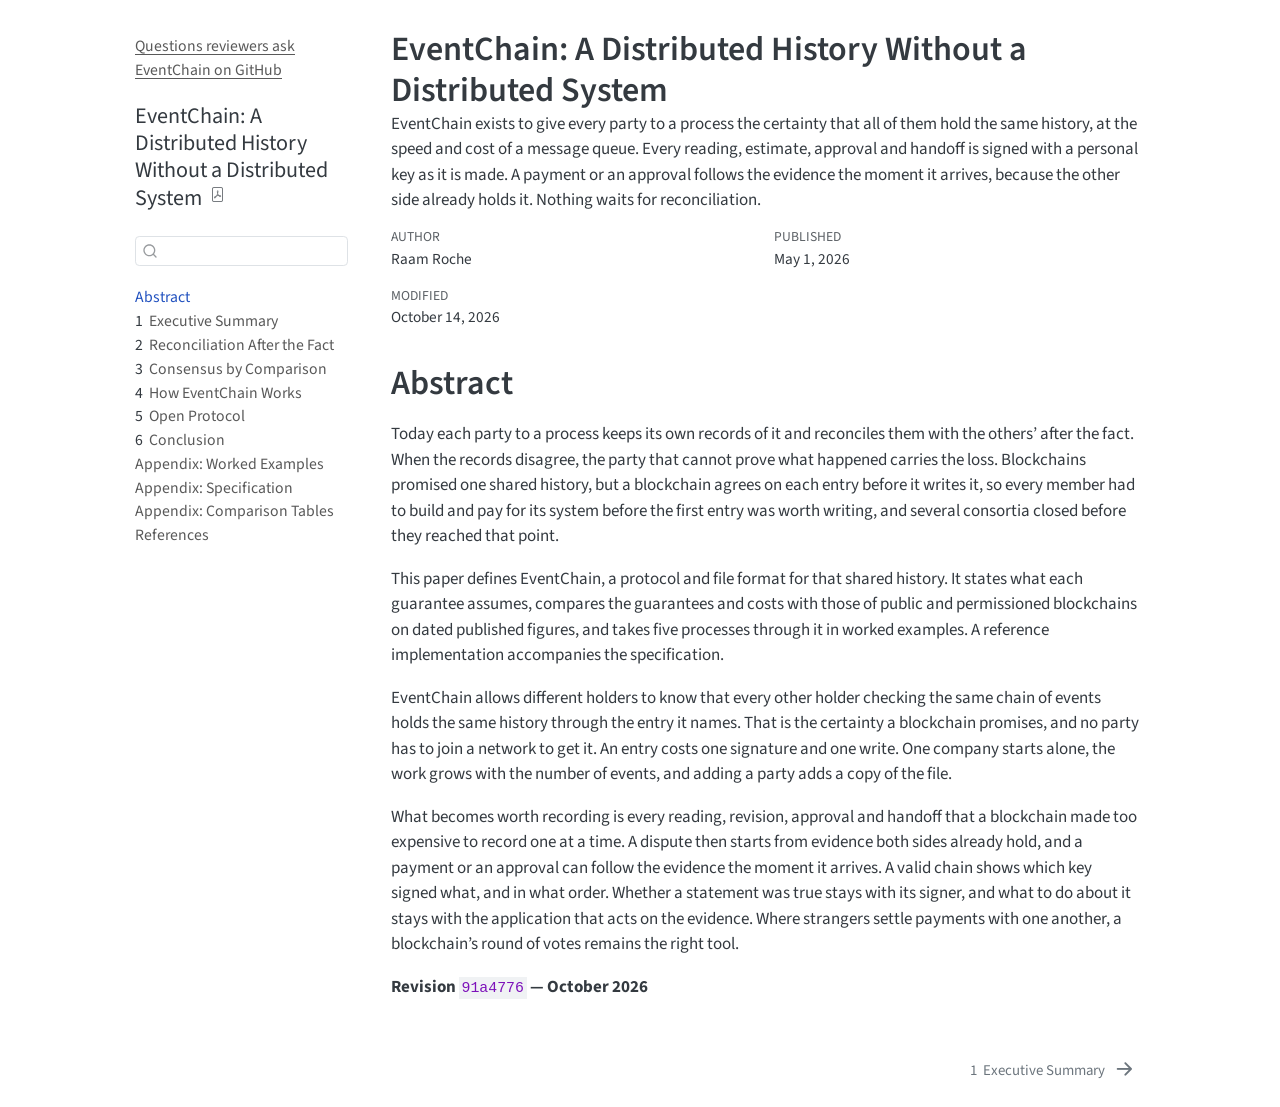
<file: index.html>
<!DOCTYPE html>
<html xmlns="http://www.w3.org/1999/xhtml" lang="en" xml:lang="en"><head>

<meta charset="utf-8">
<meta name="generator" content="quarto-1.9.37">

<meta name="viewport" content="width=device-width, initial-scale=1.0, user-scalable=yes">

<meta name="author" content="Raam Roche">
<meta name="dcterms.date" content="2026-05-01">
<meta name="description" content="EventChain exists to give every party to a process the certainty that all of them hold the same history, at the speed and cost of a message queue. Every reading, estimate, approval and handoff is signed with a personal key as it is made. A payment or an approval follows the evidence the moment it arrives, because the other side already holds it. Nothing waits for reconciliation.">

<title>EventChain: A Distributed History Without a Distributed System</title>
<style>
/* Default styles provided by pandoc.
** See https://pandoc.org/MANUAL.html#variables-for-html for config info.
*/
code{white-space: pre-wrap;}
span.smallcaps{font-variant: small-caps;}
div.columns{display: flex; gap: min(4vw, 1.5em);}
div.column{flex: auto; overflow-x: auto;}
div.hanging-indent{margin-left: 1.5em; text-indent: -1.5em;}
ul.task-list{list-style: none;}
ul.task-list li input[type="checkbox"] {
  width: 0.8em;
  margin: 0 0.8em 0.2em -1em; /* quarto-specific, see https://github.com/quarto-dev/quarto-cli/issues/4556 */ 
  vertical-align: middle;
}
</style>


<script src="site_libs/quarto-nav/quarto-nav.js"></script>
<script src="site_libs/quarto-nav/headroom.min.js"></script>
<script src="site_libs/clipboard/clipboard.min.js"></script>
<script src="site_libs/quarto-search/autocomplete.umd.js"></script>
<script src="site_libs/quarto-search/fuse.min.js"></script>
<script src="site_libs/quarto-search/quarto-search.js"></script>
<meta name="quarto:offset" content="./">
<link href="./executive-summary.html" rel="next">
<script src="site_libs/quarto-html/quarto.js" type="module"></script>
<script src="site_libs/quarto-html/tabsets/tabsets.js" type="module"></script>
<script src="site_libs/quarto-html/popper.min.js"></script>
<script src="site_libs/quarto-html/tippy.umd.min.js"></script>
<script src="site_libs/quarto-html/anchor.min.js"></script>
<link href="site_libs/quarto-html/tippy.css" rel="stylesheet">
<link href="site_libs/quarto-html/quarto-syntax-highlighting-7f8f88aac4f3542376d5c11b86a4c14d.css" rel="stylesheet" id="quarto-text-highlighting-styles">
<script src="site_libs/bootstrap/bootstrap.min.js"></script>
<link href="site_libs/bootstrap/bootstrap-icons.css" rel="stylesheet">
<link href="site_libs/bootstrap/bootstrap-5ccb035bea26c1e21f80f44cf7c27909.min.css" rel="stylesheet" append-hash="true" id="quarto-bootstrap" data-mode="light">
<script id="quarto-search-options" type="application/json">{
  "location": "sidebar",
  "copy-button": false,
  "collapse-after": 3,
  "panel-placement": "start",
  "type": "textbox",
  "limit": 50,
  "keyboard-shortcut": [
    "f",
    "/",
    "s"
  ],
  "show-item-context": false,
  "language": {
    "search-no-results-text": "No results",
    "search-matching-documents-text": "matching documents",
    "search-copy-link-title": "Copy link to search",
    "search-hide-matches-text": "Hide additional matches",
    "search-more-match-text": "more match in this document",
    "search-more-matches-text": "more matches in this document",
    "search-clear-button-title": "Clear",
    "search-text-placeholder": "",
    "search-detached-cancel-button-title": "Cancel",
    "search-submit-button-title": "Submit",
    "search-label": "Search"
  }
}</script>
<link rel="describedby" href="https://eventchain-protocol.github.io/llms.txt">
<meta property="og:type" content="article">
<meta property="article:author" content="Raam Roche">
<meta property="article:published_time" content="2026-05-01">
<meta property="article:modified_time" content="2026-10-14">


<link rel="stylesheet" href="visuals.css">
<meta property="og:title" content="EventChain: A Distributed History Without a Distributed System">
<meta property="og:description" content="EventChain exists to give every party to a process the certainty that all of them hold the same history, at the speed and cost of a message queue. Every reading, estimate, approval and handoff is signed with a personal key as it is made. A payment or an approval follows the evidence the moment it arrives, because the other side already holds it. Nothing waits for reconciliation.">
<meta property="og:image" content="https://eventchain-protocol.github.io/visuals/og-image.png">
<meta property="og:site_name" content="EventChain: A Distributed History Without a Distributed System">
<meta property="og:image:height" content="630">
<meta property="og:image:width" content="1200">
</head>

<body class="nav-sidebar floating fullcontent quarto-light">

<div id="quarto-search-results"></div>
  <header id="quarto-header" class="headroom fixed-top">
  <nav class="quarto-secondary-nav">
    <div class="container-fluid d-flex">
      <button type="button" class="quarto-btn-toggle btn" data-bs-toggle="collapse" role="button" data-bs-target=".quarto-sidebar-collapse-item" aria-controls="quarto-sidebar" aria-expanded="false" aria-label="Toggle sidebar navigation" onclick="if (window.quartoToggleHeadroom) { window.quartoToggleHeadroom(); }">
        <i class="bi bi-layout-text-sidebar-reverse"></i>
      </button>
        <nav class="quarto-page-breadcrumbs" aria-label="breadcrumb"><ol class="breadcrumb"><li class="breadcrumb-item"><a href="./index.html">Abstract</a></li></ol></nav>
        <a class="flex-grow-1" role="navigation" data-bs-toggle="collapse" data-bs-target=".quarto-sidebar-collapse-item" aria-controls="quarto-sidebar" aria-expanded="false" aria-label="Toggle sidebar navigation" onclick="if (window.quartoToggleHeadroom) { window.quartoToggleHeadroom(); }">      
        </a>
      <button type="button" class="btn quarto-search-button" aria-label="Search" onclick="window.quartoOpenSearch();">
        <i class="bi bi-search"></i>
      </button>
    </div>
  </nav>
</header>
<!-- content -->
<div id="quarto-content" class="quarto-container page-columns page-rows-contents page-layout-article">
<!-- sidebar -->
  <nav id="quarto-sidebar" class="sidebar collapse collapse-horizontal quarto-sidebar-collapse-item sidebar-navigation floating overflow-auto"><div class="quarto-sidebar-header"><div class="sidebar-header-item">
<p><a href="https://eventchain-protocol.github.io/llms.txt">Questions reviewers ask</a></p>
<p><a href="https://github.com/eventchain-protocol/eventchain">EventChain on GitHub</a></p>
</div></div>
    <div class="pt-lg-2 mt-2 text-left sidebar-header">
    <div class="sidebar-title mb-0 py-0">
      <a href="./">EventChain: A Distributed History Without a Distributed System</a> 
        <div class="sidebar-tools-main">
    <a href="./EventChain--A-Distributed-History-Without-a-Distributed-System.pdf" title="Download PDF" class="quarto-navigation-tool px-1" aria-label="Download PDF"><i class="bi bi-file-pdf"></i></a>
</div>
    </div>
      </div>
        <div class="mt-2 flex-shrink-0 align-items-center">
        <div class="sidebar-search">
        <div id="quarto-search" class="" title="Search"></div>
        </div>
        </div>
    <div class="sidebar-menu-container"> 
    <ul class="list-unstyled mt-1">
        <li class="sidebar-item">
  <div class="sidebar-item-container"> 
  <a href="./index.html" class="sidebar-item-text sidebar-link active">
 <span class="menu-text">Abstract</span></a>
  </div>
</li>
        <li class="sidebar-item">
  <div class="sidebar-item-container"> 
  <a href="./executive-summary.html" class="sidebar-item-text sidebar-link">
 <span class="menu-text"><span class="chapter-number">1</span>&nbsp; <span class="chapter-title">Executive Summary</span></span></a>
  </div>
</li>
        <li class="sidebar-item">
  <div class="sidebar-item-container"> 
  <a href="./the-provenance-problem.html" class="sidebar-item-text sidebar-link">
 <span class="menu-text"><span class="chapter-number">2</span>&nbsp; <span class="chapter-title">Reconciliation After the Fact</span></span></a>
  </div>
</li>
        <li class="sidebar-item">
  <div class="sidebar-item-container"> 
  <a href="./consensus-by-comparison.html" class="sidebar-item-text sidebar-link">
 <span class="menu-text"><span class="chapter-number">3</span>&nbsp; <span class="chapter-title">Consensus by Comparison</span></span></a>
  </div>
</li>
        <li class="sidebar-item">
  <div class="sidebar-item-container"> 
  <a href="./how-it-works.html" class="sidebar-item-text sidebar-link">
 <span class="menu-text"><span class="chapter-number">4</span>&nbsp; <span class="chapter-title">How EventChain Works</span></span></a>
  </div>
</li>
        <li class="sidebar-item">
  <div class="sidebar-item-container"> 
  <a href="./open-protocol.html" class="sidebar-item-text sidebar-link">
 <span class="menu-text"><span class="chapter-number">5</span>&nbsp; <span class="chapter-title">Open Protocol</span></span></a>
  </div>
</li>
        <li class="sidebar-item">
  <div class="sidebar-item-container"> 
  <a href="./conclusion.html" class="sidebar-item-text sidebar-link">
 <span class="menu-text"><span class="chapter-number">6</span>&nbsp; <span class="chapter-title">Conclusion</span></span></a>
  </div>
</li>
        <li class="sidebar-item">
  <div class="sidebar-item-container"> 
  <a href="./use-cases.html" class="sidebar-item-text sidebar-link">
 <span class="menu-text">Appendix: Worked Examples</span></a>
  </div>
</li>
        <li class="sidebar-item">
  <div class="sidebar-item-container"> 
  <a href="./appendix-specification.html" class="sidebar-item-text sidebar-link">
 <span class="menu-text">Appendix: Specification</span></a>
  </div>
</li>
        <li class="sidebar-item">
  <div class="sidebar-item-container"> 
  <a href="./appendix-standards-positioning.html" class="sidebar-item-text sidebar-link">
 <span class="menu-text">Appendix: Comparison Tables</span></a>
  </div>
</li>
        <li class="sidebar-item">
  <div class="sidebar-item-container"> 
  <a href="./references.html" class="sidebar-item-text sidebar-link">
 <span class="menu-text">References</span></a>
  </div>
</li>
    </ul>
    </div>
</nav>
<div id="quarto-sidebar-glass" class="quarto-sidebar-collapse-item" data-bs-toggle="collapse" data-bs-target=".quarto-sidebar-collapse-item"></div>
<!-- margin-sidebar -->
    
<!-- main -->
<main class="content" id="quarto-document-content">

<header id="title-block-header" class="quarto-title-block default">
<div class="quarto-title">
<h1 class="title">EventChain: A Distributed History Without a Distributed System</h1>
</div>

<div>
  <div class="description">
    EventChain exists to give every party to a process the certainty that all of them hold the same history, at the speed and cost of a message queue. Every reading, estimate, approval and handoff is signed with a personal key as it is made. A payment or an approval follows the evidence the moment it arrives, because the other side already holds it. Nothing waits for reconciliation.
  </div>
</div>


<div class="quarto-title-meta">

    <div>
    <div class="quarto-title-meta-heading">Author</div>
    <div class="quarto-title-meta-contents">
             <p>Raam Roche </p>
          </div>
  </div>
    
    <div>
    <div class="quarto-title-meta-heading">Published</div>
    <div class="quarto-title-meta-contents">
      <p class="date">May 1, 2026</p>
    </div>
  </div>
  
    <div>
    <div class="quarto-title-meta-heading">Modified</div>
    <div class="quarto-title-meta-contents">
      <p class="date-modified">October 14, 2026</p>
    </div>
  </div>
    
  </div>
  


</header>


<section id="abstract" class="level1 unnumbered unlisted">
<h1 class="unnumbered unlisted">Abstract</h1>
<p>Today each party to a process keeps its own records of it and reconciles them with the others’ after the fact. When the records disagree, the party that cannot prove what happened carries the loss. Blockchains promised one shared history, but a blockchain agrees on each entry before it writes it, so every member had to build and pay for its system before the first entry was worth writing, and several consortia closed before they reached that point.</p>
<p>This paper defines EventChain, a protocol and file format for that shared history. It states what each guarantee assumes, compares the guarantees and costs with those of public and permissioned blockchains on dated published figures, and takes five processes through it in worked examples. A reference implementation accompanies the specification.</p>
<p>EventChain allows different holders to know that every other holder checking the same chain of events holds the same history through the entry it names. That is the certainty a blockchain promises, and no party has to join a network to get it. An entry costs one signature and one write. One company starts alone, the work grows with the number of events, and adding a party adds a copy of the file.</p>
<p>What becomes worth recording is every reading, revision, approval and handoff that a blockchain made too expensive to record one at a time. A dispute then starts from evidence both sides already hold, and a payment or an approval can follow the evidence the moment it arrives. A valid chain shows which key signed what, and in what order. Whether a statement was true stays with its signer, and what to do about it stays with the application that acts on the evidence. Where strangers settle payments with one another, a blockchain’s round of votes remains the right tool.</p>
<p><strong>Revision <code>91a4776</code> — October 2026</strong></p>


</section>

</main> <!-- /main -->
<script id="quarto-html-after-body" type="application/javascript">
  window.document.addEventListener("DOMContentLoaded", function (event) {
    const icon = "";
    const anchorJS = new window.AnchorJS();
    anchorJS.options = {
      placement: 'right',
      icon: icon
    };
    anchorJS.add('.anchored');
    const isCodeAnnotation = (el) => {
      for (const clz of el.classList) {
        if (clz.startsWith('code-annotation-')) {                     
          return true;
        }
      }
      return false;
    }
    const onCopySuccess = function(e) {
      // button target
      const button = e.trigger;
      // don't keep focus
      button.blur();
      // flash "checked"
      button.classList.add('code-copy-button-checked');
      var currentTitle = button.getAttribute("title");
      button.setAttribute("title", "Copied!");
      let tooltip;
      if (window.bootstrap) {
        button.setAttribute("data-bs-toggle", "tooltip");
        button.setAttribute("data-bs-placement", "left");
        button.setAttribute("data-bs-title", "Copied!");
        tooltip = new bootstrap.Tooltip(button, 
          { trigger: "manual", 
            customClass: "code-copy-button-tooltip",
            offset: [0, -8]});
        tooltip.show();    
      }
      setTimeout(function() {
        if (tooltip) {
          tooltip.hide();
          button.removeAttribute("data-bs-title");
          button.removeAttribute("data-bs-toggle");
          button.removeAttribute("data-bs-placement");
        }
        button.setAttribute("title", currentTitle);
        button.classList.remove('code-copy-button-checked');
      }, 1000);
      // clear code selection
      e.clearSelection();
    }
    const getTextToCopy = function(trigger) {
      const outerScaffold = trigger.parentElement.cloneNode(true);
      const codeEl = outerScaffold.querySelector('code');
      for (const childEl of codeEl.children) {
        if (isCodeAnnotation(childEl)) {
          childEl.remove();
        }
      }
      return codeEl.innerText;
    }
    const clipboard = new window.ClipboardJS('.code-copy-button:not([data-in-quarto-modal])', {
      text: getTextToCopy
    });
    clipboard.on('success', onCopySuccess);
    if (window.document.getElementById('quarto-embedded-source-code-modal')) {
      const clipboardModal = new window.ClipboardJS('.code-copy-button[data-in-quarto-modal]', {
        text: getTextToCopy,
        container: window.document.getElementById('quarto-embedded-source-code-modal')
      });
      clipboardModal.on('success', onCopySuccess);
    }
      var localhostRegex = new RegExp(/^(?:http|https):\/\/localhost\:?[0-9]*\//);
      var mailtoRegex = new RegExp(/^mailto:/);
        var filterRegex = new RegExp("https:\/\/eventchain-protocol\.github\.io\/");
      var isInternal = (href) => {
          return filterRegex.test(href) || localhostRegex.test(href) || mailtoRegex.test(href);
      }
      // Inspect non-navigation links and adorn them if external
     var links = window.document.querySelectorAll('a[href]:not(.nav-link):not(.navbar-brand):not(.toc-action):not(.sidebar-link):not(.sidebar-item-toggle):not(.pagination-link):not(.no-external):not([aria-hidden]):not(.dropdown-item):not(.quarto-navigation-tool):not(.about-link)');
      for (var i=0; i<links.length; i++) {
        const link = links[i];
        if (!isInternal(link.href)) {
          // undo the damage that might have been done by quarto-nav.js in the case of
          // links that we want to consider external
          if (link.dataset.originalHref !== undefined) {
            link.href = link.dataset.originalHref;
          }
        }
      }
    function tippyHover(el, contentFn, onTriggerFn, onUntriggerFn) {
      const config = {
        allowHTML: true,
        maxWidth: 500,
        delay: 100,
        arrow: false,
        appendTo: function(el) {
            return el.parentElement;
        },
        interactive: true,
        interactiveBorder: 10,
        theme: 'quarto',
        placement: 'bottom-start',
      };
      if (contentFn) {
        config.content = contentFn;
      }
      if (onTriggerFn) {
        config.onTrigger = onTriggerFn;
      }
      if (onUntriggerFn) {
        config.onUntrigger = onUntriggerFn;
      }
      window.tippy(el, config); 
    }
    const noterefs = window.document.querySelectorAll('a[role="doc-noteref"]');
    for (var i=0; i<noterefs.length; i++) {
      const ref = noterefs[i];
      tippyHover(ref, function() {
        // use id or data attribute instead here
        let href = ref.getAttribute('data-footnote-href') || ref.getAttribute('href');
        try { href = new URL(href).hash; } catch {}
        const id = href.replace(/^#\/?/, "");
        const note = window.document.getElementById(id);
        if (note) {
          return note.innerHTML;
        } else {
          return "";
        }
      });
    }
    const xrefs = window.document.querySelectorAll('a.quarto-xref');
    const processXRef = (id, note) => {
      // Strip column container classes
      const stripColumnClz = (el) => {
        el.classList.remove("page-full", "page-columns");
        if (el.children) {
          for (const child of el.children) {
            stripColumnClz(child);
          }
        }
      }
      stripColumnClz(note)
      if (id === null || id.startsWith('sec-')) {
        // Special case sections, only their first couple elements
        const container = document.createElement("div");
        if (note.children && note.children.length > 2) {
          container.appendChild(note.children[0].cloneNode(true));
          for (let i = 1; i < note.children.length; i++) {
            const child = note.children[i];
            if (child.tagName === "P" && child.innerText === "") {
              continue;
            } else {
              container.appendChild(child.cloneNode(true));
              break;
            }
          }
          if (window.Quarto?.typesetMath) {
            window.Quarto.typesetMath(container);
          }
          return container.innerHTML
        } else {
          if (window.Quarto?.typesetMath) {
            window.Quarto.typesetMath(note);
          }
          return note.innerHTML;
        }
      } else {
        // Remove any anchor links if they are present
        const anchorLink = note.querySelector('a.anchorjs-link');
        if (anchorLink) {
          anchorLink.remove();
        }
        if (window.Quarto?.typesetMath) {
          window.Quarto.typesetMath(note);
        }
        if (note.classList.contains("callout")) {
          return note.outerHTML;
        } else {
          return note.innerHTML;
        }
      }
    }
    for (var i=0; i<xrefs.length; i++) {
      const xref = xrefs[i];
      tippyHover(xref, undefined, function(instance) {
        instance.disable();
        let url = xref.getAttribute('href');
        let hash = undefined; 
        if (url.startsWith('#')) {
          hash = url;
        } else {
          try { hash = new URL(url).hash; } catch {}
        }
        if (hash) {
          const id = hash.replace(/^#\/?/, "");
          const note = window.document.getElementById(id);
          if (note !== null) {
            try {
              const html = processXRef(id, note.cloneNode(true));
              instance.setContent(html);
            } finally {
              instance.enable();
              instance.show();
            }
          } else {
            // See if we can fetch this
            fetch(url.split('#')[0])
            .then(res => res.text())
            .then(html => {
              const parser = new DOMParser();
              const htmlDoc = parser.parseFromString(html, "text/html");
              const note = htmlDoc.getElementById(id);
              if (note !== null) {
                const html = processXRef(id, note);
                instance.setContent(html);
              } 
            }).finally(() => {
              instance.enable();
              instance.show();
            });
          }
        } else {
          // See if we can fetch a full url (with no hash to target)
          // This is a special case and we should probably do some content thinning / targeting
          fetch(url)
          .then(res => res.text())
          .then(html => {
            const parser = new DOMParser();
            const htmlDoc = parser.parseFromString(html, "text/html");
            const note = htmlDoc.querySelector('main.content');
            if (note !== null) {
              // This should only happen for chapter cross references
              // (since there is no id in the URL)
              // remove the first header
              if (note.children.length > 0 && note.children[0].tagName === "HEADER") {
                note.children[0].remove();
              }
              const html = processXRef(null, note);
              instance.setContent(html);
            } 
          }).finally(() => {
            instance.enable();
            instance.show();
          });
        }
      }, function(instance) {
      });
    }
        let selectedAnnoteEl;
        const selectorForAnnotation = ( cell, annotation) => {
          let cellAttr = 'data-code-cell="' + cell + '"';
          let lineAttr = 'data-code-annotation="' +  annotation + '"';
          const selector = 'span[' + cellAttr + '][' + lineAttr + ']';
          return selector;
        }
        const selectCodeLines = (annoteEl) => {
          const doc = window.document;
          const targetCell = annoteEl.getAttribute("data-target-cell");
          const targetAnnotation = annoteEl.getAttribute("data-target-annotation");
          const annoteSpan = window.document.querySelector(selectorForAnnotation(targetCell, targetAnnotation));
          const lines = annoteSpan.getAttribute("data-code-lines").split(",");
          const lineIds = lines.map((line) => {
            return targetCell + "-" + line;
          })
          let top = null;
          let height = null;
          let parent = null;
          if (lineIds.length > 0) {
              //compute the position of the single el (top and bottom and make a div)
              const el = window.document.getElementById(lineIds[0]);
              top = el.offsetTop;
              height = el.offsetHeight;
              parent = el.parentElement.parentElement;
            if (lineIds.length > 1) {
              const lastEl = window.document.getElementById(lineIds[lineIds.length - 1]);
              const bottom = lastEl.offsetTop + lastEl.offsetHeight;
              height = bottom - top;
            }
            if (top !== null && height !== null && parent !== null) {
              // cook up a div (if necessary) and position it 
              let div = window.document.getElementById("code-annotation-line-highlight");
              if (div === null) {
                div = window.document.createElement("div");
                div.setAttribute("id", "code-annotation-line-highlight");
                div.style.position = 'absolute';
                parent.appendChild(div);
              }
              div.style.top = top - 2 + "px";
              div.style.height = height + 4 + "px";
              div.style.left = 0;
              let gutterDiv = window.document.getElementById("code-annotation-line-highlight-gutter");
              if (gutterDiv === null) {
                gutterDiv = window.document.createElement("div");
                gutterDiv.setAttribute("id", "code-annotation-line-highlight-gutter");
                gutterDiv.style.position = 'absolute';
                const codeCell = window.document.getElementById(targetCell);
                const gutter = codeCell.querySelector('.code-annotation-gutter');
                gutter.appendChild(gutterDiv);
              }
              gutterDiv.style.top = top - 2 + "px";
              gutterDiv.style.height = height + 4 + "px";
            }
            selectedAnnoteEl = annoteEl;
          }
        };
        const unselectCodeLines = () => {
          const elementsIds = ["code-annotation-line-highlight", "code-annotation-line-highlight-gutter"];
          elementsIds.forEach((elId) => {
            const div = window.document.getElementById(elId);
            if (div) {
              div.remove();
            }
          });
          selectedAnnoteEl = undefined;
        };
          // Handle positioning of the toggle
      window.addEventListener(
        "resize",
        throttle(() => {
          elRect = undefined;
          if (selectedAnnoteEl) {
            selectCodeLines(selectedAnnoteEl);
          }
        }, 10)
      );
      function throttle(fn, ms) {
      let throttle = false;
      let timer;
        return (...args) => {
          if(!throttle) { // first call gets through
              fn.apply(this, args);
              throttle = true;
          } else { // all the others get throttled
              if(timer) clearTimeout(timer); // cancel #2
              timer = setTimeout(() => {
                fn.apply(this, args);
                timer = throttle = false;
              }, ms);
          }
        };
      }
        // Attach click handler to the DT
        const annoteDls = window.document.querySelectorAll('dt[data-target-cell]');
        for (const annoteDlNode of annoteDls) {
          annoteDlNode.addEventListener('click', (event) => {
            const clickedEl = event.target;
            if (clickedEl !== selectedAnnoteEl) {
              unselectCodeLines();
              const activeEl = window.document.querySelector('dt[data-target-cell].code-annotation-active');
              if (activeEl) {
                activeEl.classList.remove('code-annotation-active');
              }
              selectCodeLines(clickedEl);
              clickedEl.classList.add('code-annotation-active');
            } else {
              // Unselect the line
              unselectCodeLines();
              clickedEl.classList.remove('code-annotation-active');
            }
          });
        }
    const findCites = (el) => {
      const parentEl = el.parentElement;
      if (parentEl) {
        const cites = parentEl.dataset.cites;
        if (cites) {
          return {
            el,
            cites: cites.split(' ')
          };
        } else {
          return findCites(el.parentElement)
        }
      } else {
        return undefined;
      }
    };
    var bibliorefs = window.document.querySelectorAll('a[role="doc-biblioref"]');
    for (var i=0; i<bibliorefs.length; i++) {
      const ref = bibliorefs[i];
      const citeInfo = findCites(ref);
      if (citeInfo) {
        tippyHover(citeInfo.el, function() {
          var popup = window.document.createElement('div');
          citeInfo.cites.forEach(function(cite) {
            var citeDiv = window.document.createElement('div');
            citeDiv.classList.add('hanging-indent');
            citeDiv.classList.add('csl-entry');
            var biblioDiv = window.document.getElementById('ref-' + cite);
            if (biblioDiv) {
              citeDiv.innerHTML = biblioDiv.innerHTML;
            }
            popup.appendChild(citeDiv);
          });
          return popup.innerHTML;
        });
      }
    }
  });
  </script>
<nav class="page-navigation">
  <div class="nav-page nav-page-previous">
  </div>
  <div class="nav-page nav-page-next">
      <a href="./executive-summary.html" class="pagination-link" aria-label="Executive Summary">
        <span class="nav-page-text"><span class="chapter-number">1</span>&nbsp; <span class="chapter-title">Executive Summary</span></span> <i class="bi bi-arrow-right-short"></i>
      </a>
  </div>
</nav>
</div> <!-- /content -->
<script src="visuals.js"></script>




</body></html>
</file>
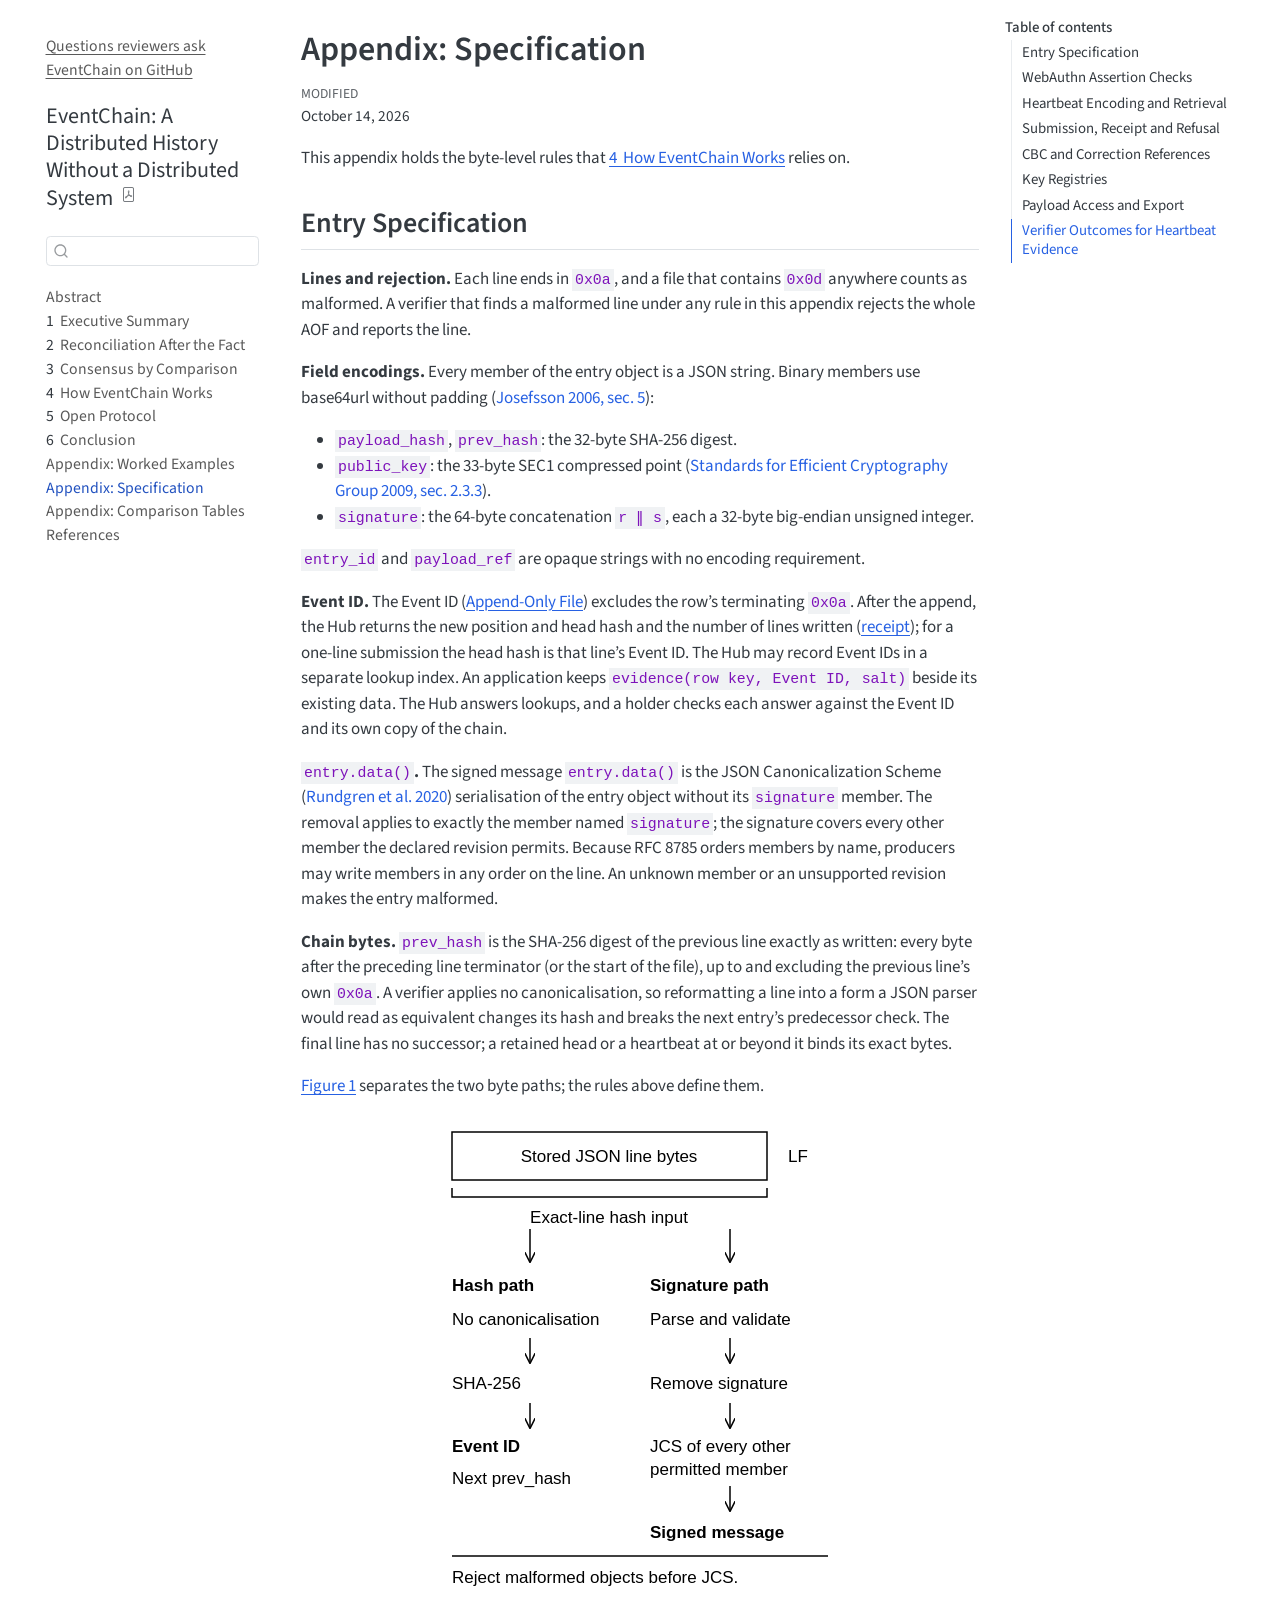
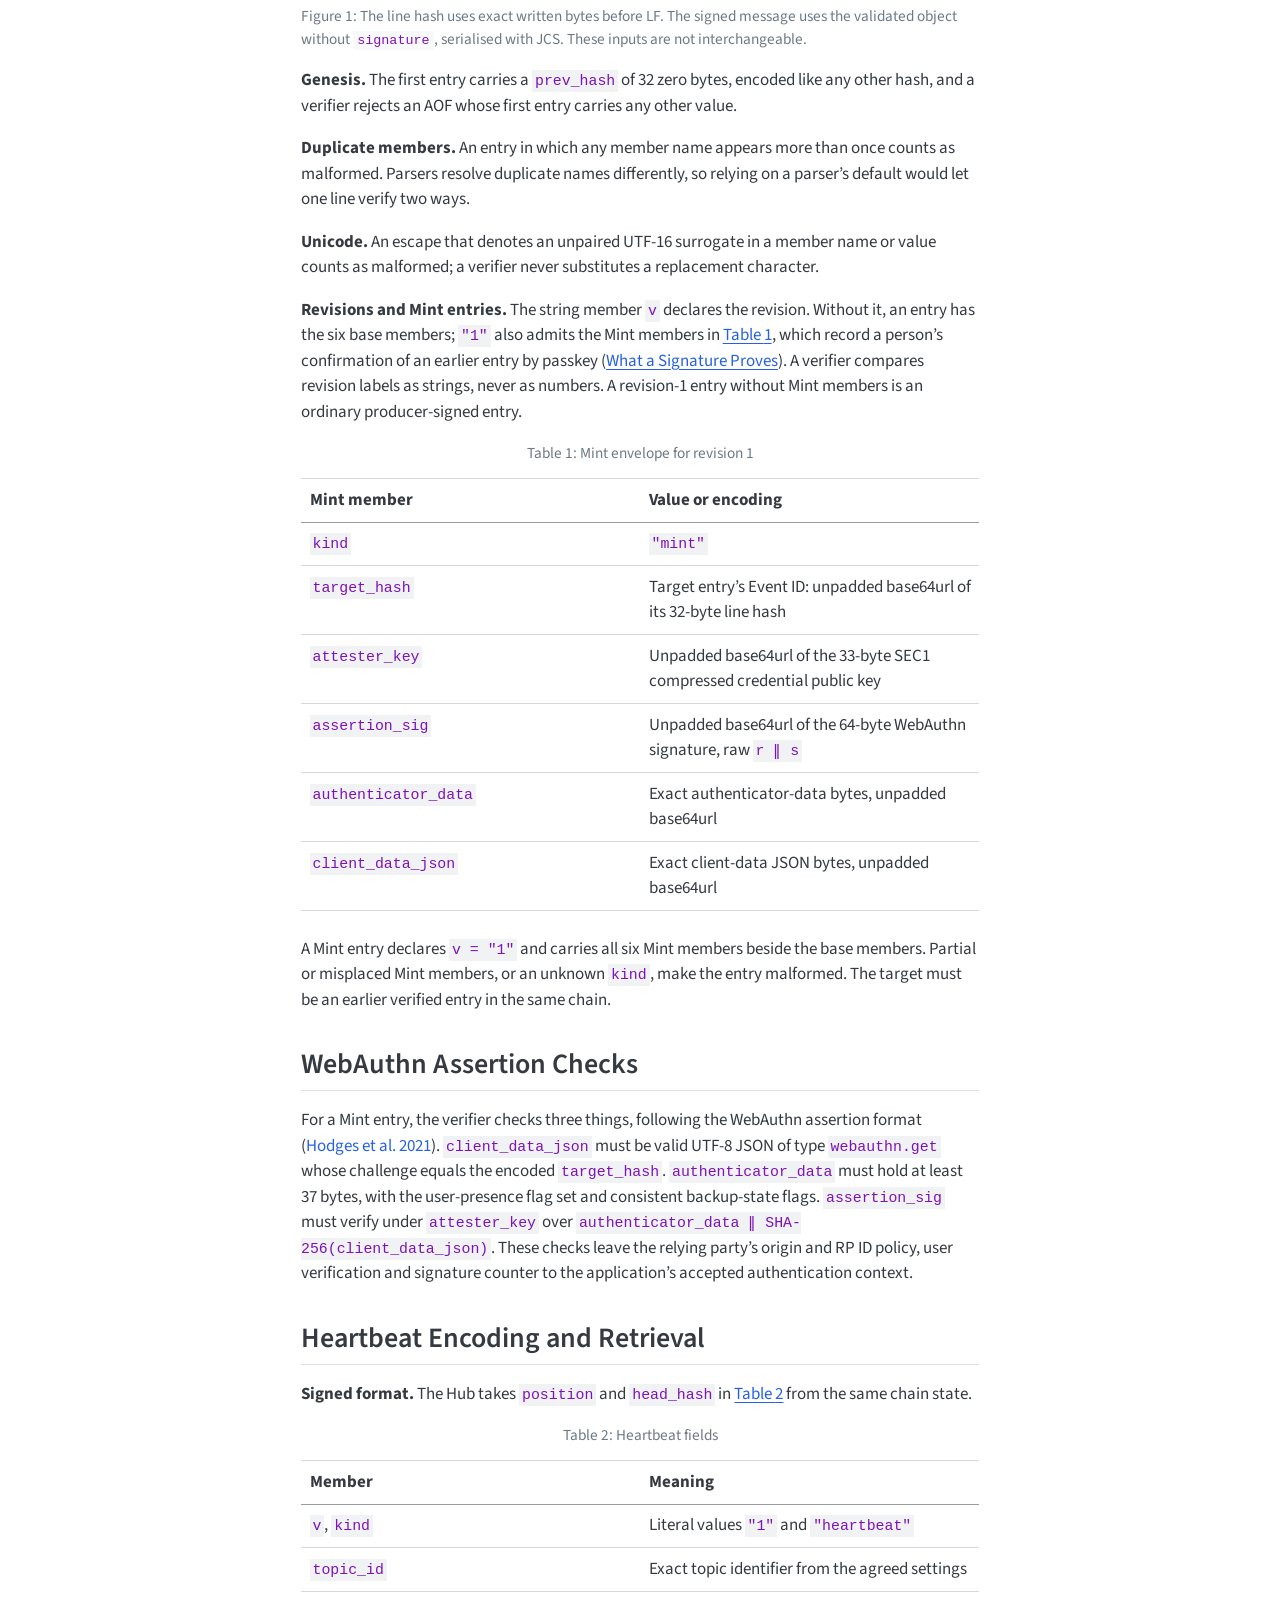
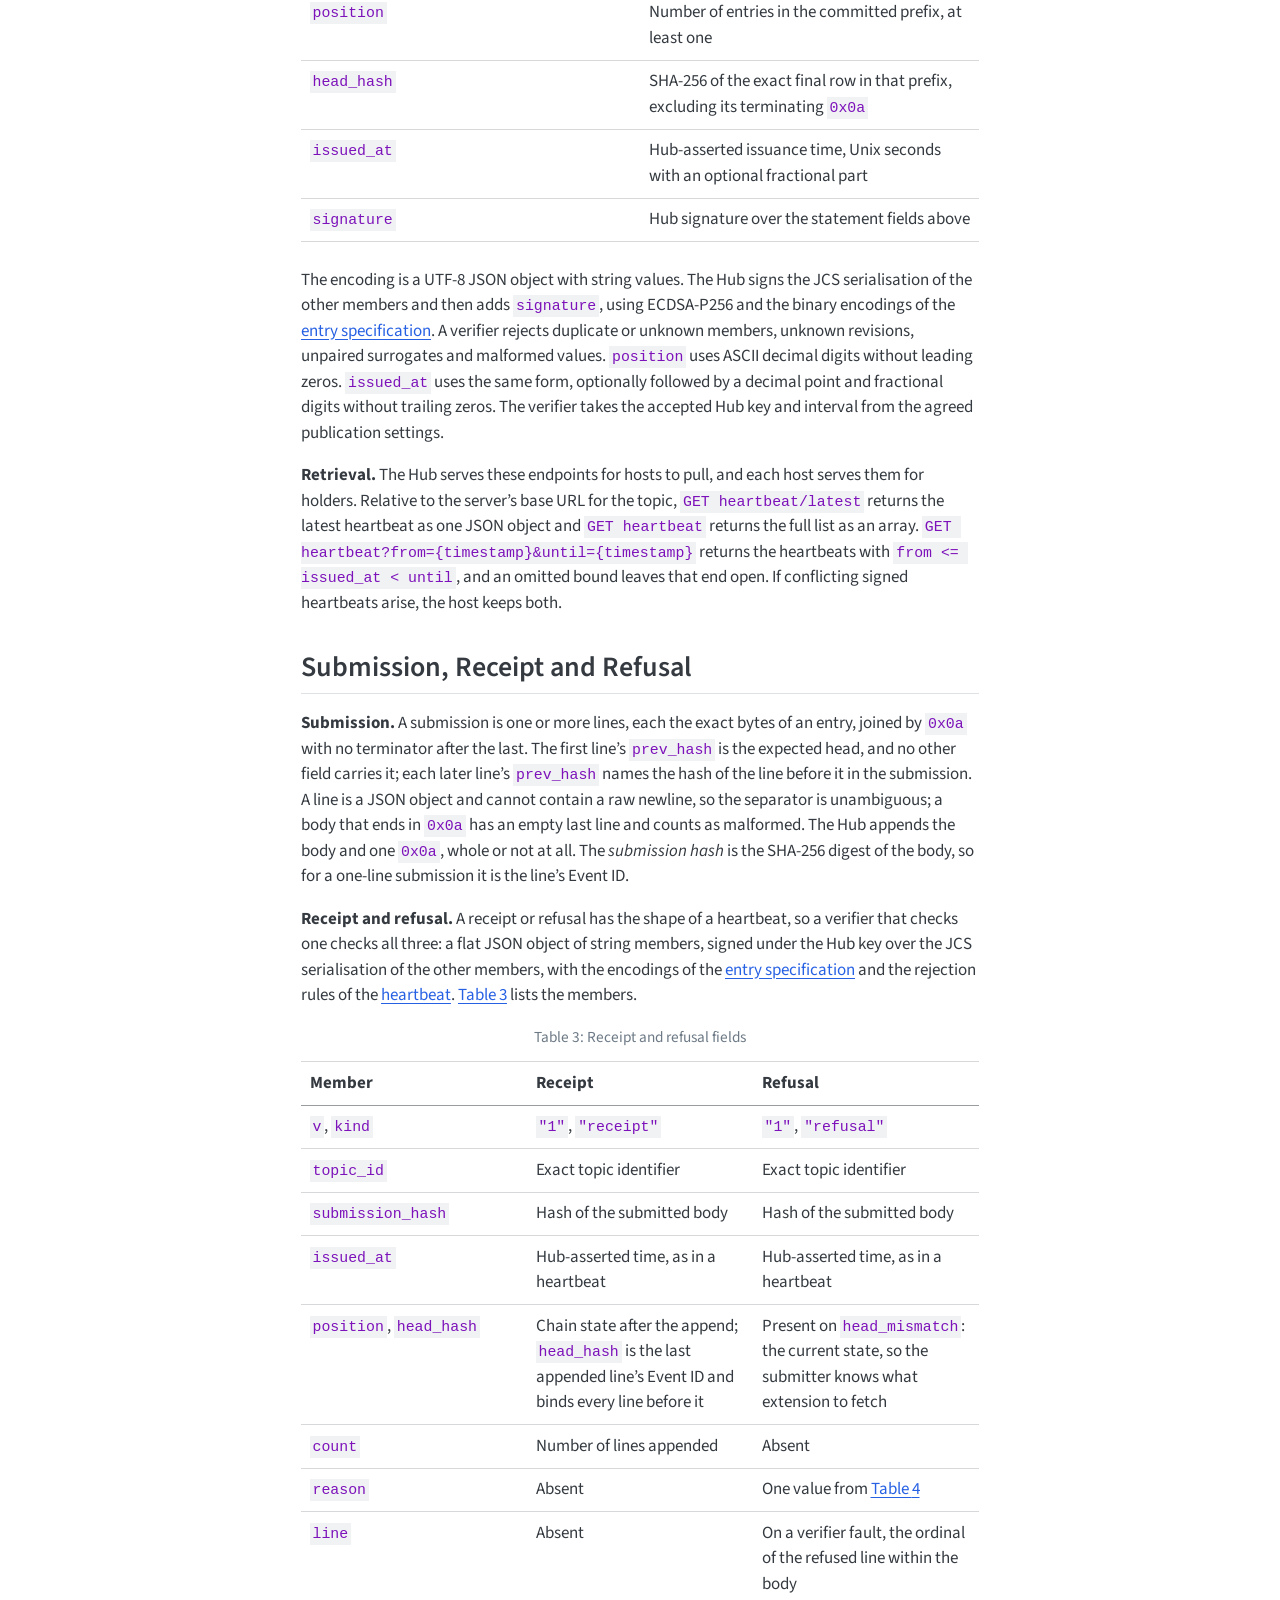
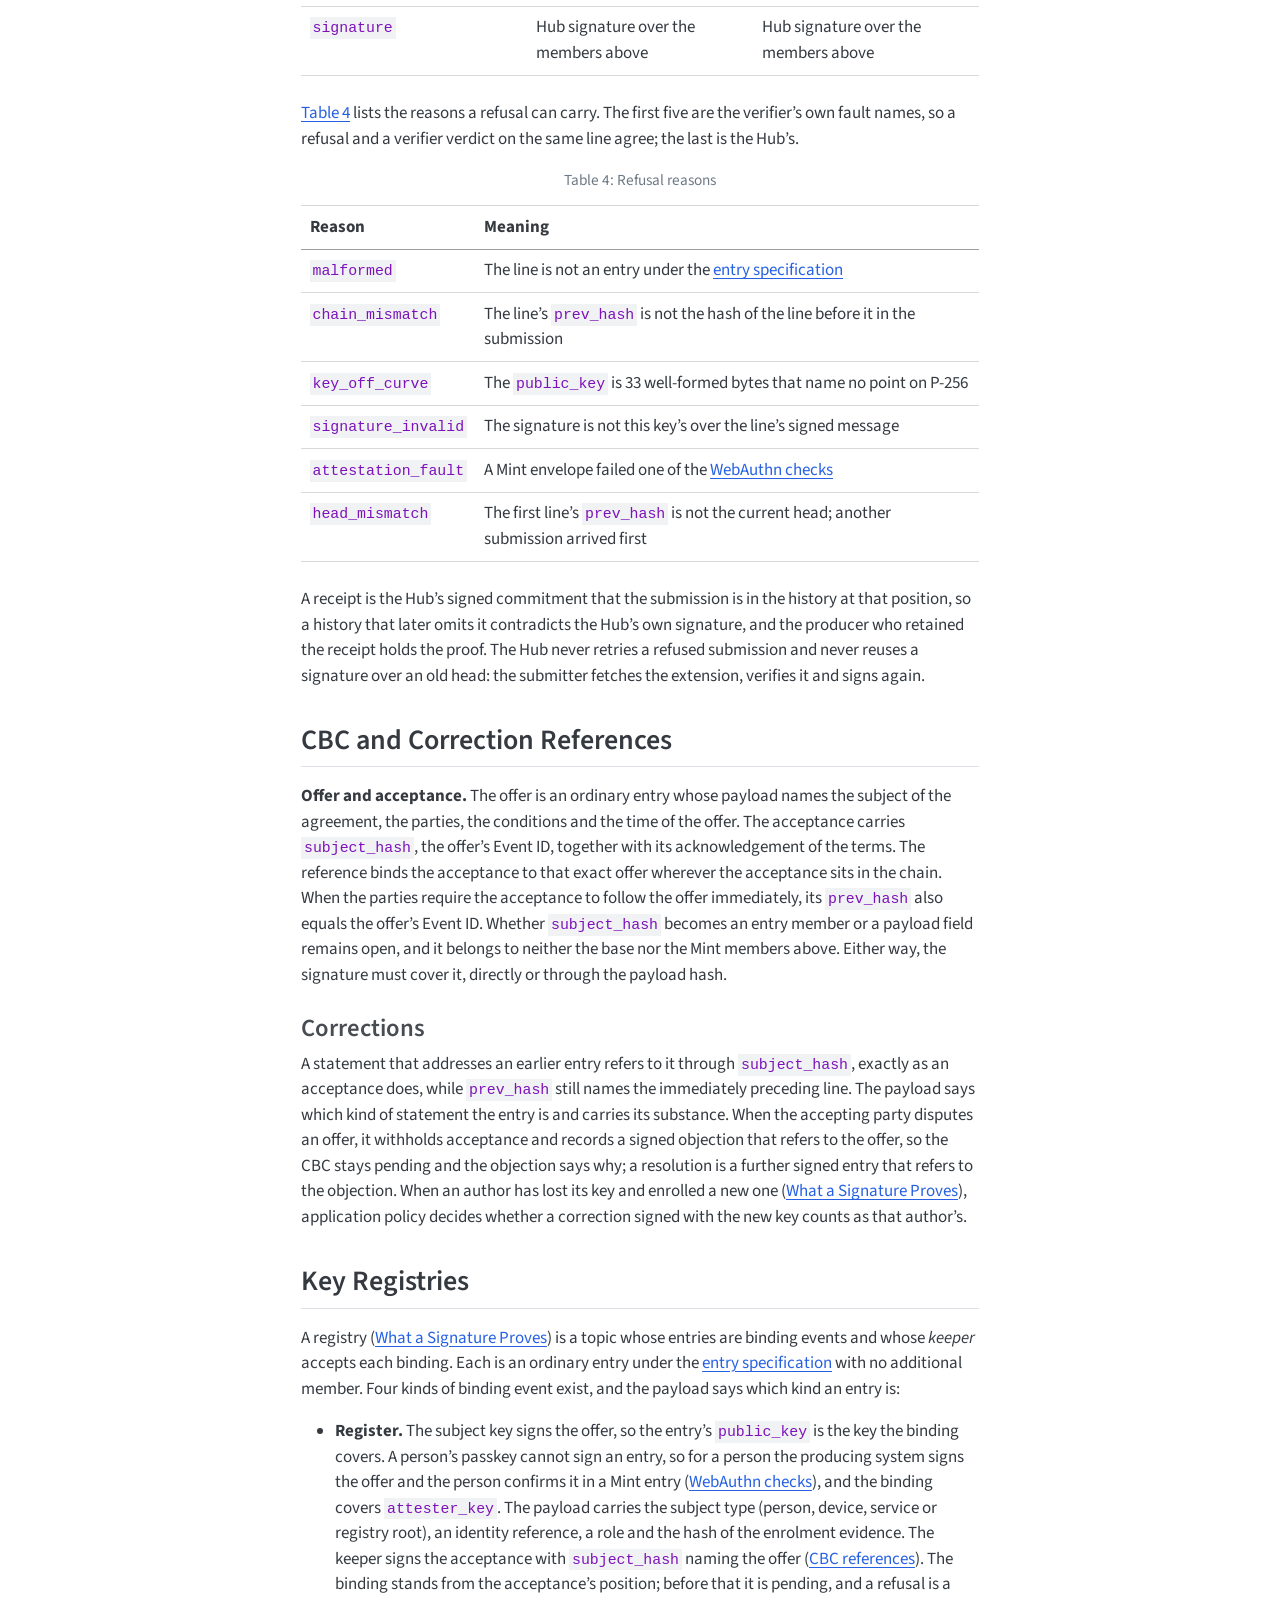
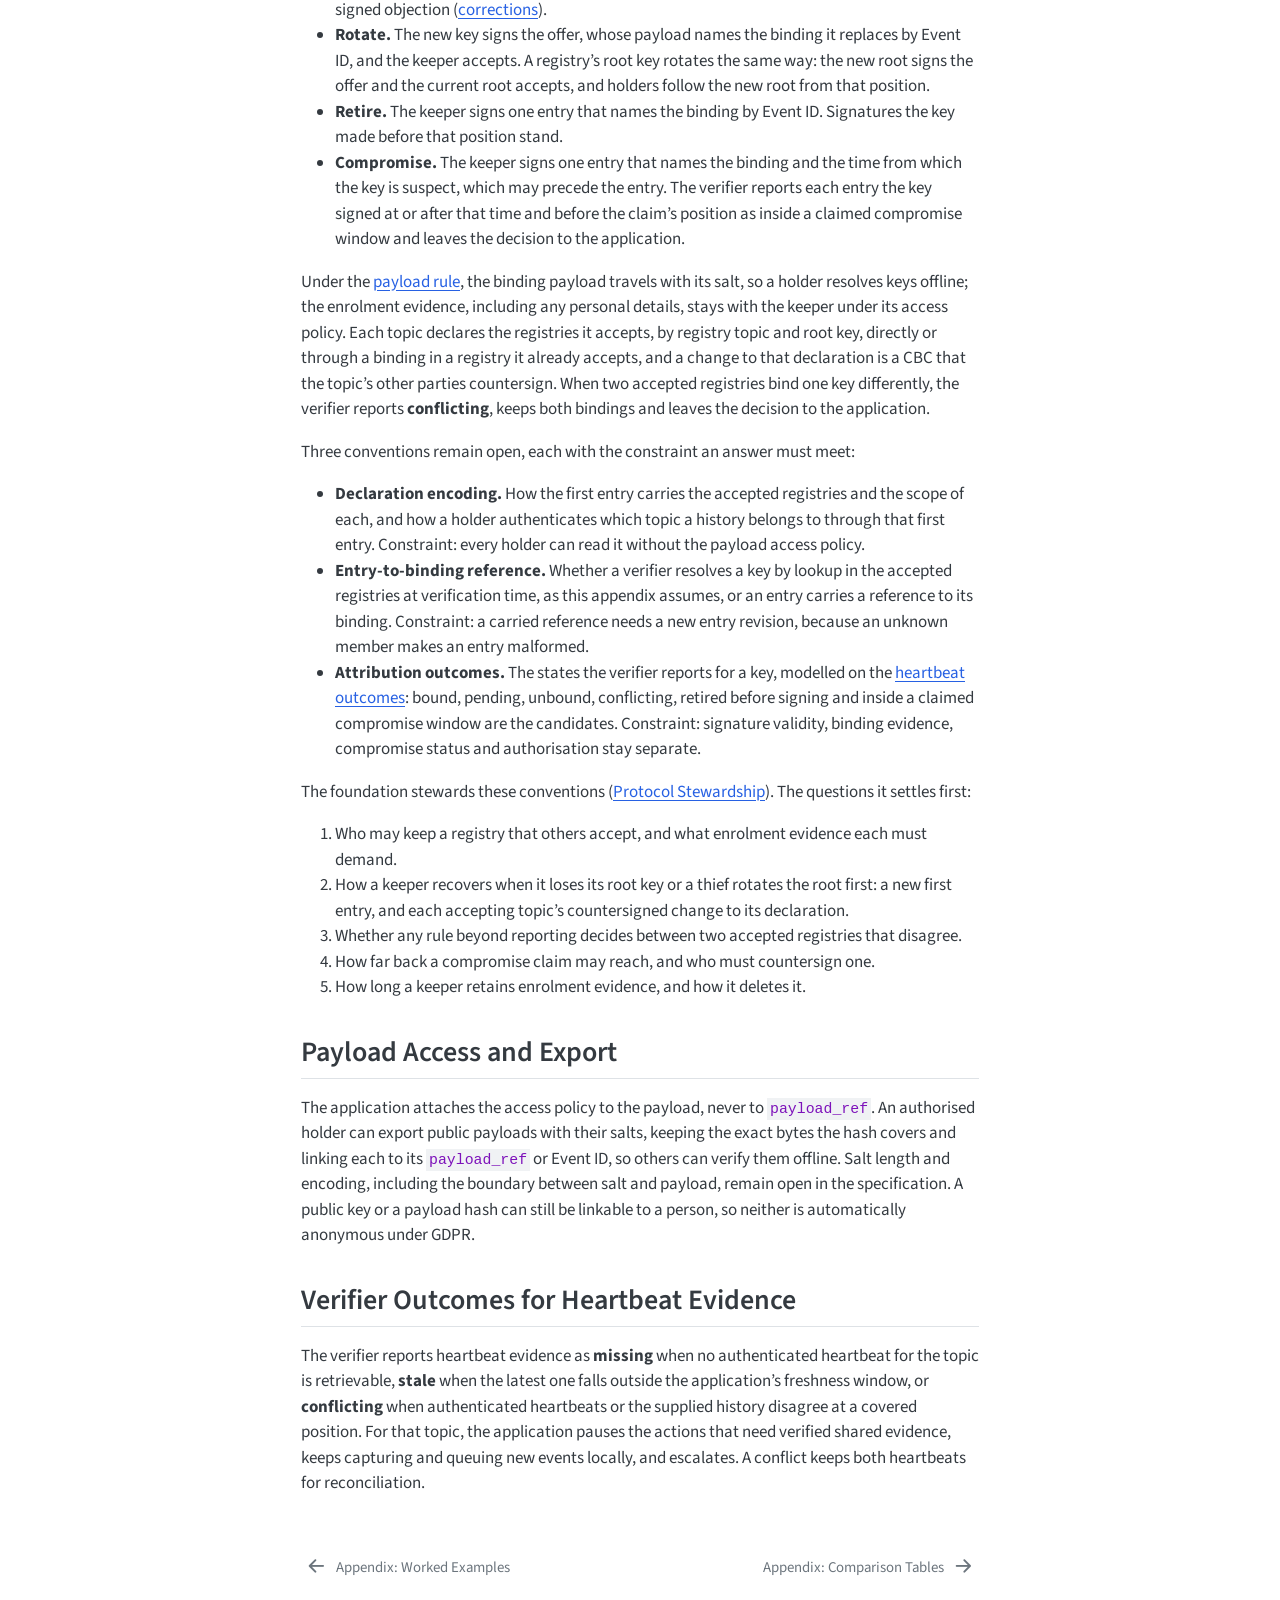
<file: appendix-specification.html>
<!DOCTYPE html>
<html xmlns="http://www.w3.org/1999/xhtml" lang="en" xml:lang="en"><head>

<meta charset="utf-8">
<meta name="generator" content="quarto-1.9.37">

<meta name="viewport" content="width=device-width, initial-scale=1.0, user-scalable=yes">

<meta name="description" content="EventChain exists to give every party to a process the certainty that all of them hold the same history, at the speed and cost of a message queue. Every reading, estimate, approval and handoff is signed with a personal key as it is made. A payment or an approval follows the evidence the moment it arrives, because the other side already holds it. Nothing waits for reconciliation.">

<title>Appendix: Specification – EventChain: A Distributed History Without a Distributed System</title>
<style>
/* Default styles provided by pandoc.
** See https://pandoc.org/MANUAL.html#variables-for-html for config info.
*/
code{white-space: pre-wrap;}
span.smallcaps{font-variant: small-caps;}
div.columns{display: flex; gap: min(4vw, 1.5em);}
div.column{flex: auto; overflow-x: auto;}
div.hanging-indent{margin-left: 1.5em; text-indent: -1.5em;}
ul.task-list{list-style: none;}
ul.task-list li input[type="checkbox"] {
  width: 0.8em;
  margin: 0 0.8em 0.2em -1em; /* quarto-specific, see https://github.com/quarto-dev/quarto-cli/issues/4556 */ 
  vertical-align: middle;
}
/* CSS for citations */
div.csl-bib-body { }
div.csl-entry {
  clear: both;
}
.hanging-indent div.csl-entry {
  margin-left:2em;
  text-indent:-2em;
}
div.csl-left-margin {
  min-width:2em;
  float:left;
}
div.csl-right-inline {
  margin-left:2em;
  padding-left:1em;
}
div.csl-indent {
  margin-left: 2em;
}</style>


<script src="site_libs/quarto-nav/quarto-nav.js"></script>
<script src="site_libs/quarto-nav/headroom.min.js"></script>
<script src="site_libs/clipboard/clipboard.min.js"></script>
<script src="site_libs/quarto-search/autocomplete.umd.js"></script>
<script src="site_libs/quarto-search/fuse.min.js"></script>
<script src="site_libs/quarto-search/quarto-search.js"></script>
<meta name="quarto:offset" content="./">
<link href="./appendix-standards-positioning.html" rel="next">
<link href="./use-cases.html" rel="prev">
<script src="site_libs/quarto-html/quarto.js" type="module"></script>
<script src="site_libs/quarto-html/tabsets/tabsets.js" type="module"></script>
<script src="site_libs/quarto-html/popper.min.js"></script>
<script src="site_libs/quarto-html/tippy.umd.min.js"></script>
<script src="site_libs/quarto-html/anchor.min.js"></script>
<link href="site_libs/quarto-html/tippy.css" rel="stylesheet">
<link href="site_libs/quarto-html/quarto-syntax-highlighting-7f8f88aac4f3542376d5c11b86a4c14d.css" rel="stylesheet" id="quarto-text-highlighting-styles">
<script src="site_libs/bootstrap/bootstrap.min.js"></script>
<link href="site_libs/bootstrap/bootstrap-icons.css" rel="stylesheet">
<link href="site_libs/bootstrap/bootstrap-5ccb035bea26c1e21f80f44cf7c27909.min.css" rel="stylesheet" append-hash="true" id="quarto-bootstrap" data-mode="light">
<script id="quarto-search-options" type="application/json">{
  "location": "sidebar",
  "copy-button": false,
  "collapse-after": 3,
  "panel-placement": "start",
  "type": "textbox",
  "limit": 50,
  "keyboard-shortcut": [
    "f",
    "/",
    "s"
  ],
  "show-item-context": false,
  "language": {
    "search-no-results-text": "No results",
    "search-matching-documents-text": "matching documents",
    "search-copy-link-title": "Copy link to search",
    "search-hide-matches-text": "Hide additional matches",
    "search-more-match-text": "more match in this document",
    "search-more-matches-text": "more matches in this document",
    "search-clear-button-title": "Clear",
    "search-text-placeholder": "",
    "search-detached-cancel-button-title": "Cancel",
    "search-submit-button-title": "Submit",
    "search-label": "Search"
  }
}</script>
<link rel="describedby" href="https://eventchain-protocol.github.io/llms.txt">
<meta property="og:type" content="article">
<meta property="article:author" content="Raam Roche">
<meta property="article:published_time" content="2026-05-01">
<meta property="article:modified_time" content="2026-10-14">


<link rel="stylesheet" href="visuals.css">
<meta property="og:title" content="Appendix: Specification – EventChain: A Distributed History Without a Distributed System">
<meta property="og:description" content="EventChain exists to give every party to a process the certainty that all of them hold the same history, at the speed and cost of a message queue. Every reading, estimate, approval and handoff is signed with a personal key as it is made. A payment or an approval follows the evidence the moment it arrives, because the other side already holds it. Nothing waits for reconciliation.">
<meta property="og:image" content="https://eventchain-protocol.github.io/visuals/og-image.png">
<meta property="og:site_name" content="EventChain: A Distributed History Without a Distributed System">
<meta property="og:image:height" content="630">
<meta property="og:image:width" content="1200">
</head>

<body class="nav-sidebar floating quarto-light">

<div id="quarto-search-results"></div>
  <header id="quarto-header" class="headroom fixed-top">
  <nav class="quarto-secondary-nav">
    <div class="container-fluid d-flex">
      <button type="button" class="quarto-btn-toggle btn" data-bs-toggle="collapse" role="button" data-bs-target=".quarto-sidebar-collapse-item" aria-controls="quarto-sidebar" aria-expanded="false" aria-label="Toggle sidebar navigation" onclick="if (window.quartoToggleHeadroom) { window.quartoToggleHeadroom(); }">
        <i class="bi bi-layout-text-sidebar-reverse"></i>
      </button>
        <nav class="quarto-page-breadcrumbs" aria-label="breadcrumb"><ol class="breadcrumb"><li class="breadcrumb-item"><a href="./appendix-specification.html">Appendix: Specification</a></li></ol></nav>
        <a class="flex-grow-1" role="navigation" data-bs-toggle="collapse" data-bs-target=".quarto-sidebar-collapse-item" aria-controls="quarto-sidebar" aria-expanded="false" aria-label="Toggle sidebar navigation" onclick="if (window.quartoToggleHeadroom) { window.quartoToggleHeadroom(); }">      
        </a>
      <button type="button" class="btn quarto-search-button" aria-label="Search" onclick="window.quartoOpenSearch();">
        <i class="bi bi-search"></i>
      </button>
    </div>
  </nav>
</header>
<!-- content -->
<div id="quarto-content" class="quarto-container page-columns page-rows-contents page-layout-article">
<!-- sidebar -->
  <nav id="quarto-sidebar" class="sidebar collapse collapse-horizontal quarto-sidebar-collapse-item sidebar-navigation floating overflow-auto"><div class="quarto-sidebar-header"><div class="sidebar-header-item">
<p><a href="https://eventchain-protocol.github.io/llms.txt">Questions reviewers ask</a></p>
<p><a href="https://github.com/eventchain-protocol/eventchain">EventChain on GitHub</a></p>
</div></div>
    <div class="pt-lg-2 mt-2 text-left sidebar-header">
    <div class="sidebar-title mb-0 py-0">
      <a href="./">EventChain: A Distributed History Without a Distributed System</a> 
        <div class="sidebar-tools-main">
    <a href="./EventChain--A-Distributed-History-Without-a-Distributed-System.pdf" title="Download PDF" class="quarto-navigation-tool px-1" aria-label="Download PDF"><i class="bi bi-file-pdf"></i></a>
</div>
    </div>
      </div>
        <div class="mt-2 flex-shrink-0 align-items-center">
        <div class="sidebar-search">
        <div id="quarto-search" class="" title="Search"></div>
        </div>
        </div>
    <div class="sidebar-menu-container"> 
    <ul class="list-unstyled mt-1">
        <li class="sidebar-item">
  <div class="sidebar-item-container"> 
  <a href="./index.html" class="sidebar-item-text sidebar-link">
 <span class="menu-text">Abstract</span></a>
  </div>
</li>
        <li class="sidebar-item">
  <div class="sidebar-item-container"> 
  <a href="./executive-summary.html" class="sidebar-item-text sidebar-link">
 <span class="menu-text"><span class="chapter-number">1</span>&nbsp; <span class="chapter-title">Executive Summary</span></span></a>
  </div>
</li>
        <li class="sidebar-item">
  <div class="sidebar-item-container"> 
  <a href="./the-provenance-problem.html" class="sidebar-item-text sidebar-link">
 <span class="menu-text"><span class="chapter-number">2</span>&nbsp; <span class="chapter-title">Reconciliation After the Fact</span></span></a>
  </div>
</li>
        <li class="sidebar-item">
  <div class="sidebar-item-container"> 
  <a href="./consensus-by-comparison.html" class="sidebar-item-text sidebar-link">
 <span class="menu-text"><span class="chapter-number">3</span>&nbsp; <span class="chapter-title">Consensus by Comparison</span></span></a>
  </div>
</li>
        <li class="sidebar-item">
  <div class="sidebar-item-container"> 
  <a href="./how-it-works.html" class="sidebar-item-text sidebar-link">
 <span class="menu-text"><span class="chapter-number">4</span>&nbsp; <span class="chapter-title">How EventChain Works</span></span></a>
  </div>
</li>
        <li class="sidebar-item">
  <div class="sidebar-item-container"> 
  <a href="./open-protocol.html" class="sidebar-item-text sidebar-link">
 <span class="menu-text"><span class="chapter-number">5</span>&nbsp; <span class="chapter-title">Open Protocol</span></span></a>
  </div>
</li>
        <li class="sidebar-item">
  <div class="sidebar-item-container"> 
  <a href="./conclusion.html" class="sidebar-item-text sidebar-link">
 <span class="menu-text"><span class="chapter-number">6</span>&nbsp; <span class="chapter-title">Conclusion</span></span></a>
  </div>
</li>
        <li class="sidebar-item">
  <div class="sidebar-item-container"> 
  <a href="./use-cases.html" class="sidebar-item-text sidebar-link">
 <span class="menu-text">Appendix: Worked Examples</span></a>
  </div>
</li>
        <li class="sidebar-item">
  <div class="sidebar-item-container"> 
  <a href="./appendix-specification.html" class="sidebar-item-text sidebar-link active">
 <span class="menu-text">Appendix: Specification</span></a>
  </div>
</li>
        <li class="sidebar-item">
  <div class="sidebar-item-container"> 
  <a href="./appendix-standards-positioning.html" class="sidebar-item-text sidebar-link">
 <span class="menu-text">Appendix: Comparison Tables</span></a>
  </div>
</li>
        <li class="sidebar-item">
  <div class="sidebar-item-container"> 
  <a href="./references.html" class="sidebar-item-text sidebar-link">
 <span class="menu-text">References</span></a>
  </div>
</li>
    </ul>
    </div>
</nav>
<div id="quarto-sidebar-glass" class="quarto-sidebar-collapse-item" data-bs-toggle="collapse" data-bs-target=".quarto-sidebar-collapse-item"></div>
<!-- margin-sidebar -->
    <div id="quarto-margin-sidebar" class="sidebar margin-sidebar">
        <nav id="TOC" role="doc-toc" class="toc-active">
    <h2 id="toc-title">Table of contents</h2>
   
  <ul>
  <li><a href="#sec-entry-spec" id="toc-sec-entry-spec" class="nav-link active" data-scroll-target="#sec-entry-spec">Entry Specification</a></li>
  <li><a href="#sec-spec-mint" id="toc-sec-spec-mint" class="nav-link" data-scroll-target="#sec-spec-mint">WebAuthn Assertion Checks</a></li>
  <li><a href="#sec-spec-heartbeat" id="toc-sec-spec-heartbeat" class="nav-link" data-scroll-target="#sec-spec-heartbeat">Heartbeat Encoding and Retrieval</a></li>
  <li><a href="#sec-spec-submission" id="toc-sec-spec-submission" class="nav-link" data-scroll-target="#sec-spec-submission">Submission, Receipt and Refusal</a></li>
  <li><a href="#sec-spec-cbc" id="toc-sec-spec-cbc" class="nav-link" data-scroll-target="#sec-spec-cbc">CBC and Correction References</a>
  <ul class="collapse">
  <li><a href="#sec-corrections" id="toc-sec-corrections" class="nav-link" data-scroll-target="#sec-corrections">Corrections</a></li>
  </ul></li>
  <li><a href="#sec-spec-registry" id="toc-sec-spec-registry" class="nav-link" data-scroll-target="#sec-spec-registry">Key Registries</a></li>
  <li><a href="#sec-spec-payload" id="toc-sec-spec-payload" class="nav-link" data-scroll-target="#sec-spec-payload">Payload Access and Export</a></li>
  <li><a href="#sec-spec-outcomes" id="toc-sec-spec-outcomes" class="nav-link" data-scroll-target="#sec-spec-outcomes">Verifier Outcomes for Heartbeat Evidence</a></li>
  </ul>
</nav>
    </div>
<!-- main -->
<main class="content" id="quarto-document-content">

<header id="title-block-header" class="quarto-title-block default">
<div class="quarto-title">
<h1 class="title"><span id="sec-appendix-specification" class="quarto-section-identifier">Appendix: Specification</span></h1>
</div>



<div class="quarto-title-meta">

    
  
    <div>
    <div class="quarto-title-meta-heading">Modified</div>
    <div class="quarto-title-meta-contents">
      <p class="date-modified">October 14, 2026</p>
    </div>
  </div>
    
  </div>
  


</header>


<p>This appendix holds the byte-level rules that <a href="how-it-works.html" class="quarto-xref"><span>4&nbsp; How EventChain Works</span></a> relies on.</p>
<section id="sec-entry-spec" class="level2">
<h2 class="anchored" data-anchor-id="sec-entry-spec">Entry Specification</h2>
<p><strong>Lines and rejection.</strong> Each line ends in <code>0x0a</code>, and a file that contains <code>0x0d</code> anywhere counts as malformed. A verifier that finds a malformed line under any rule in this appendix rejects the whole AOF and reports the line.</p>
<p><strong>Field encodings.</strong> Every member of the entry object is a JSON string. Binary members use base64url without padding <span class="citation" data-cites="rfc4648">(<a href="references.html#ref-rfc4648" role="doc-biblioref">Josefsson 2006, sec. 5</a>)</span>:</p>
<ul>
<li><code>payload_hash</code>, <code>prev_hash</code>: the 32-byte SHA-256 digest.</li>
<li><code>public_key</code>: the 33-byte SEC1 compressed point <span class="citation" data-cites="sec1v2">(<a href="references.html#ref-sec1v2" role="doc-biblioref">Standards for Efficient Cryptography Group 2009, sec. 2.3.3</a>)</span>.</li>
<li><code>signature</code>: the 64-byte concatenation <code>r ‖ s</code>, each a 32-byte big-endian unsigned integer.</li>
</ul>
<p><code>entry_id</code> and <code>payload_ref</code> are opaque strings with no encoding requirement.</p>
<p><strong>Event ID.</strong> The Event ID (<a href="how-it-works.html#sec-aof" class="quarto-xref"><span>Append-Only File</span></a>) excludes the row’s terminating <code>0x0a</code>. After the append, the Hub returns the new position and head hash and the number of lines written (<a href="#sec-spec-submission">receipt</a>); for a one-line submission the head hash is that line’s Event ID. The Hub may record Event IDs in a separate lookup index. An application keeps <code>evidence(row key, Event ID, salt)</code> beside its existing data. The Hub answers lookups, and a holder checks each answer against the Event ID and its own copy of the chain.</p>
<p><strong><code>entry.data()</code>.</strong> The signed message <code>entry.data()</code> is the JSON Canonicalization Scheme <span class="citation" data-cites="rfc8785">(<a href="references.html#ref-rfc8785" role="doc-biblioref">Rundgren et al. 2020</a>)</span> serialisation of the entry object without its <code>signature</code> member. The removal applies to exactly the member named <code>signature</code>; the signature covers every other member the declared revision permits. Because RFC 8785 orders members by name, producers may write members in any order on the line. An unknown member or an unsupported revision makes the entry malformed.</p>
<p><strong>Chain bytes.</strong> <code>prev_hash</code> is the SHA-256 digest of the previous line exactly as written: every byte after the preceding line terminator (or the start of the file), up to and excluding the previous line’s own <code>0x0a</code>. A verifier applies no canonicalisation, so reformatting a line into a form a JSON parser would read as equivalent changes its hash and breaks the next entry’s predecessor check. The final line has no successor; a retained head or a heartbeat at or beyond it binds its exact bytes.</p>
<p><a href="#fig-entry-byte-paths" class="quarto-xref">Figure&nbsp;<span>1</span></a> separates the two byte paths; the rules above define them.</p>
<div id="fig-entry-byte-paths" class="quarto-float quarto-figure quarto-figure-center anchored" alt="One stored JSON line branches into an exact-byte hash path excluding LF, producing Event ID and next prev_hash, and a validated-object path removing signature before JCS to produce the signed message. Malformed objects are rejected before canonicalisation.">
<figure class="quarto-float quarto-float-fig figure">
<div aria-describedby="fig-entry-byte-paths-caption-0ceaefa1-69ba-4598-a22c-09a6ac19f8ca">
<img src="visuals/entry-byte-paths.svg" class="img-fluid figure-img" alt="One stored JSON line branches into an exact-byte hash path excluding LF, producing Event ID and next prev_hash, and a validated-object path removing signature before JCS to produce the signed message. Malformed objects are rejected before canonicalisation." width="400">
</div>
<figcaption class="quarto-float-caption-bottom quarto-float-caption quarto-float-fig" id="fig-entry-byte-paths-caption-0ceaefa1-69ba-4598-a22c-09a6ac19f8ca">
Figure&nbsp;1: The line hash uses exact written bytes before LF. The signed message uses the validated object without <code>signature</code>, serialised with JCS. These inputs are not interchangeable.
</figcaption>
</figure>
</div>
<p><strong>Genesis.</strong> The first entry carries a <code>prev_hash</code> of 32 zero bytes, encoded like any other hash, and a verifier rejects an AOF whose first entry carries any other value.</p>
<p><strong>Duplicate members.</strong> An entry in which any member name appears more than once counts as malformed. Parsers resolve duplicate names differently, so relying on a parser’s default would let one line verify two ways.</p>
<p><strong>Unicode.</strong> An escape that denotes an unpaired UTF-16 surrogate in a member name or value counts as malformed; a verifier never substitutes a replacement character.</p>
<p><strong>Revisions and Mint entries.</strong> The string member <code>v</code> declares the revision. Without it, an entry has the six base members; <code>"1"</code> also admits the Mint members in <a href="#tbl-mint-envelope" class="quarto-xref">Table&nbsp;<span>1</span></a>, which record a person’s confirmation of an earlier entry by passkey (<a href="how-it-works.html#sec-identity-bound-signatures" class="quarto-xref"><span>What a Signature Proves</span></a>). A verifier compares revision labels as strings, never as numbers. A revision-1 entry without Mint members is an ordinary producer-signed entry.</p>
<div id="tbl-mint-envelope" class="quarto-float quarto-figure quarto-figure-center anchored">
<figure class="quarto-float quarto-float-tbl figure">
<figcaption class="quarto-float-caption-top quarto-float-caption quarto-float-tbl" id="tbl-mint-envelope-caption-0ceaefa1-69ba-4598-a22c-09a6ac19f8ca">
Table&nbsp;1: Mint envelope for revision 1
</figcaption>
<div aria-describedby="tbl-mint-envelope-caption-0ceaefa1-69ba-4598-a22c-09a6ac19f8ca">
<table class="caption-top table">
<colgroup>
<col style="width: 50%">
<col style="width: 50%">
</colgroup>
<thead>
<tr class="header">
<th style="text-align: left;">Mint member</th>
<th style="text-align: left;">Value or encoding</th>
</tr>
</thead>
<tbody>
<tr class="odd">
<td style="text-align: left;"><code>kind</code></td>
<td style="text-align: left;"><code>"mint"</code></td>
</tr>
<tr class="even">
<td style="text-align: left;"><code>target_hash</code></td>
<td style="text-align: left;">Target entry’s Event ID: unpadded base64url of its 32-byte line hash</td>
</tr>
<tr class="odd">
<td style="text-align: left;"><code>attester_key</code></td>
<td style="text-align: left;">Unpadded base64url of the 33-byte SEC1 compressed credential public key</td>
</tr>
<tr class="even">
<td style="text-align: left;"><code>assertion_sig</code></td>
<td style="text-align: left;">Unpadded base64url of the 64-byte WebAuthn signature, raw <code>r ‖ s</code></td>
</tr>
<tr class="odd">
<td style="text-align: left;"><code>authenticator_data</code></td>
<td style="text-align: left;">Exact authenticator-data bytes, unpadded base64url</td>
</tr>
<tr class="even">
<td style="text-align: left;"><code>client_data_json</code></td>
<td style="text-align: left;">Exact client-data JSON bytes, unpadded base64url</td>
</tr>
</tbody>
</table>
</div>
</figure>
</div>
<p>A Mint entry declares <code>v = "1"</code> and carries all six Mint members beside the base members. Partial or misplaced Mint members, or an unknown <code>kind</code>, make the entry malformed. The target must be an earlier verified entry in the same chain.</p>
</section>
<section id="sec-spec-mint" class="level2">
<h2 class="anchored" data-anchor-id="sec-spec-mint">WebAuthn Assertion Checks</h2>
<p>For a Mint entry, the verifier checks three things, following the WebAuthn assertion format <span class="citation" data-cites="webauthn2">(<a href="references.html#ref-webauthn2" role="doc-biblioref">Hodges et al. 2021</a>)</span>. <code>client_data_json</code> must be valid UTF-8 JSON of type <code>webauthn.get</code> whose challenge equals the encoded <code>target_hash</code>. <code>authenticator_data</code> must hold at least 37 bytes, with the user-presence flag set and consistent backup-state flags. <code>assertion_sig</code> must verify under <code>attester_key</code> over <code>authenticator_data ‖ SHA-256(client_data_json)</code>. These checks leave the relying party’s origin and RP ID policy, user verification and signature counter to the application’s accepted authentication context.</p>
</section>
<section id="sec-spec-heartbeat" class="level2">
<h2 class="anchored" data-anchor-id="sec-spec-heartbeat">Heartbeat Encoding and Retrieval</h2>
<p><strong>Signed format.</strong> The Hub takes <code>position</code> and <code>head_hash</code> in <a href="#tbl-heartbeat-fields" class="quarto-xref">Table&nbsp;<span>2</span></a> from the same chain state.</p>
<div id="tbl-heartbeat-fields" class="quarto-float quarto-figure quarto-figure-center anchored">
<figure class="quarto-float quarto-float-tbl figure">
<figcaption class="quarto-float-caption-top quarto-float-caption quarto-float-tbl" id="tbl-heartbeat-fields-caption-0ceaefa1-69ba-4598-a22c-09a6ac19f8ca">
Table&nbsp;2: Heartbeat fields
</figcaption>
<div aria-describedby="tbl-heartbeat-fields-caption-0ceaefa1-69ba-4598-a22c-09a6ac19f8ca">
<table class="caption-top table">
<colgroup>
<col style="width: 50%">
<col style="width: 50%">
</colgroup>
<thead>
<tr class="header">
<th style="text-align: left;">Member</th>
<th style="text-align: left;">Meaning</th>
</tr>
</thead>
<tbody>
<tr class="odd">
<td style="text-align: left;"><code>v</code>, <code>kind</code></td>
<td style="text-align: left;">Literal values <code>"1"</code> and <code>"heartbeat"</code></td>
</tr>
<tr class="even">
<td style="text-align: left;"><code>topic_id</code></td>
<td style="text-align: left;">Exact topic identifier from the agreed settings</td>
</tr>
<tr class="odd">
<td style="text-align: left;"><code>position</code></td>
<td style="text-align: left;">Number of entries in the committed prefix, at least one</td>
</tr>
<tr class="even">
<td style="text-align: left;"><code>head_hash</code></td>
<td style="text-align: left;">SHA-256 of the exact final row in that prefix, excluding its terminating <code>0x0a</code></td>
</tr>
<tr class="odd">
<td style="text-align: left;"><code>issued_at</code></td>
<td style="text-align: left;">Hub-asserted issuance time, Unix seconds with an optional fractional part</td>
</tr>
<tr class="even">
<td style="text-align: left;"><code>signature</code></td>
<td style="text-align: left;">Hub signature over the statement fields above</td>
</tr>
</tbody>
</table>
</div>
</figure>
</div>
<p>The encoding is a UTF-8 JSON object with string values. The Hub signs the JCS serialisation of the other members and then adds <code>signature</code>, using ECDSA-P256 and the binary encodings of the <a href="#sec-entry-spec">entry specification</a>. A verifier rejects duplicate or unknown members, unknown revisions, unpaired surrogates and malformed values. <code>position</code> uses ASCII decimal digits without leading zeros. <code>issued_at</code> uses the same form, optionally followed by a decimal point and fractional digits without trailing zeros. The verifier takes the accepted Hub key and interval from the agreed publication settings.</p>
<p><strong>Retrieval.</strong> The Hub serves these endpoints for hosts to pull, and each host serves them for holders. Relative to the server’s base URL for the topic, <code>GET heartbeat/latest</code> returns the latest heartbeat as one JSON object and <code>GET heartbeat</code> returns the full list as an array. <code>GET heartbeat?from={timestamp}&amp;until={timestamp}</code> returns the heartbeats with <code>from &lt;= issued_at &lt; until</code>, and an omitted bound leaves that end open. If conflicting signed heartbeats arise, the host keeps both.</p>
</section>
<section id="sec-spec-submission" class="level2">
<h2 class="anchored" data-anchor-id="sec-spec-submission">Submission, Receipt and Refusal</h2>
<p><strong>Submission.</strong> A submission is one or more lines, each the exact bytes of an entry, joined by <code>0x0a</code> with no terminator after the last. The first line’s <code>prev_hash</code> is the expected head, and no other field carries it; each later line’s <code>prev_hash</code> names the hash of the line before it in the submission. A line is a JSON object and cannot contain a raw newline, so the separator is unambiguous; a body that ends in <code>0x0a</code> has an empty last line and counts as malformed. The Hub appends the body and one <code>0x0a</code>, whole or not at all. The <em>submission hash</em> is the SHA-256 digest of the body, so for a one-line submission it is the line’s Event ID.</p>
<p><strong>Receipt and refusal.</strong> A receipt or refusal has the shape of a heartbeat, so a verifier that checks one checks all three: a flat JSON object of string members, signed under the Hub key over the JCS serialisation of the other members, with the encodings of the <a href="#sec-entry-spec">entry specification</a> and the rejection rules of the <a href="#sec-spec-heartbeat">heartbeat</a>. <a href="#tbl-receipt-fields" class="quarto-xref">Table&nbsp;<span>3</span></a> lists the members.</p>
<div id="tbl-receipt-fields" class="quarto-float quarto-figure quarto-figure-center anchored">
<figure class="quarto-float quarto-float-tbl figure">
<figcaption class="quarto-float-caption-top quarto-float-caption quarto-float-tbl" id="tbl-receipt-fields-caption-0ceaefa1-69ba-4598-a22c-09a6ac19f8ca">
Table&nbsp;3: Receipt and refusal fields
</figcaption>
<div aria-describedby="tbl-receipt-fields-caption-0ceaefa1-69ba-4598-a22c-09a6ac19f8ca">
<table class="caption-top table">
<colgroup>
<col style="width: 33%">
<col style="width: 33%">
<col style="width: 33%">
</colgroup>
<thead>
<tr class="header">
<th style="text-align: left;">Member</th>
<th style="text-align: left;">Receipt</th>
<th style="text-align: left;">Refusal</th>
</tr>
</thead>
<tbody>
<tr class="odd">
<td style="text-align: left;"><code>v</code>, <code>kind</code></td>
<td style="text-align: left;"><code>"1"</code>, <code>"receipt"</code></td>
<td style="text-align: left;"><code>"1"</code>, <code>"refusal"</code></td>
</tr>
<tr class="even">
<td style="text-align: left;"><code>topic_id</code></td>
<td style="text-align: left;">Exact topic identifier</td>
<td style="text-align: left;">Exact topic identifier</td>
</tr>
<tr class="odd">
<td style="text-align: left;"><code>submission_hash</code></td>
<td style="text-align: left;">Hash of the submitted body</td>
<td style="text-align: left;">Hash of the submitted body</td>
</tr>
<tr class="even">
<td style="text-align: left;"><code>issued_at</code></td>
<td style="text-align: left;">Hub-asserted time, as in a heartbeat</td>
<td style="text-align: left;">Hub-asserted time, as in a heartbeat</td>
</tr>
<tr class="odd">
<td style="text-align: left;"><code>position</code>, <code>head_hash</code></td>
<td style="text-align: left;">Chain state after the append; <code>head_hash</code> is the last appended line’s Event ID and binds every line before it</td>
<td style="text-align: left;">Present on <code>head_mismatch</code>: the current state, so the submitter knows what extension to fetch</td>
</tr>
<tr class="even">
<td style="text-align: left;"><code>count</code></td>
<td style="text-align: left;">Number of lines appended</td>
<td style="text-align: left;">Absent</td>
</tr>
<tr class="odd">
<td style="text-align: left;"><code>reason</code></td>
<td style="text-align: left;">Absent</td>
<td style="text-align: left;">One value from <a href="#tbl-refusal-reasons" class="quarto-xref">Table&nbsp;<span>4</span></a></td>
</tr>
<tr class="even">
<td style="text-align: left;"><code>line</code></td>
<td style="text-align: left;">Absent</td>
<td style="text-align: left;">On a verifier fault, the ordinal of the refused line within the body</td>
</tr>
<tr class="odd">
<td style="text-align: left;"><code>signature</code></td>
<td style="text-align: left;">Hub signature over the members above</td>
<td style="text-align: left;">Hub signature over the members above</td>
</tr>
</tbody>
</table>
</div>
</figure>
</div>
<p><a href="#tbl-refusal-reasons" class="quarto-xref">Table&nbsp;<span>4</span></a> lists the reasons a refusal can carry. The first five are the verifier’s own fault names, so a refusal and a verifier verdict on the same line agree; the last is the Hub’s.</p>
<div id="tbl-refusal-reasons" class="quarto-float quarto-figure quarto-figure-center anchored">
<figure class="quarto-float quarto-float-tbl figure">
<figcaption class="quarto-float-caption-top quarto-float-caption quarto-float-tbl" id="tbl-refusal-reasons-caption-0ceaefa1-69ba-4598-a22c-09a6ac19f8ca">
Table&nbsp;4: Refusal reasons
</figcaption>
<div aria-describedby="tbl-refusal-reasons-caption-0ceaefa1-69ba-4598-a22c-09a6ac19f8ca">
<table class="caption-top table">
<thead>
<tr class="header">
<th style="text-align: left;">Reason</th>
<th style="text-align: left;">Meaning</th>
</tr>
</thead>
<tbody>
<tr class="odd">
<td style="text-align: left;"><code>malformed</code></td>
<td style="text-align: left;">The line is not an entry under the <a href="#sec-entry-spec">entry specification</a></td>
</tr>
<tr class="even">
<td style="text-align: left;"><code>chain_mismatch</code></td>
<td style="text-align: left;">The line’s <code>prev_hash</code> is not the hash of the line before it in the submission</td>
</tr>
<tr class="odd">
<td style="text-align: left;"><code>key_off_curve</code></td>
<td style="text-align: left;">The <code>public_key</code> is 33 well-formed bytes that name no point on P-256</td>
</tr>
<tr class="even">
<td style="text-align: left;"><code>signature_invalid</code></td>
<td style="text-align: left;">The signature is not this key’s over the line’s signed message</td>
</tr>
<tr class="odd">
<td style="text-align: left;"><code>attestation_fault</code></td>
<td style="text-align: left;">A Mint envelope failed one of the <a href="#sec-spec-mint">WebAuthn checks</a></td>
</tr>
<tr class="even">
<td style="text-align: left;"><code>head_mismatch</code></td>
<td style="text-align: left;">The first line’s <code>prev_hash</code> is not the current head; another submission arrived first</td>
</tr>
</tbody>
</table>
</div>
</figure>
</div>
<p>A receipt is the Hub’s signed commitment that the submission is in the history at that position, so a history that later omits it contradicts the Hub’s own signature, and the producer who retained the receipt holds the proof. The Hub never retries a refused submission and never reuses a signature over an old head: the submitter fetches the extension, verifies it and signs again.</p>
</section>
<section id="sec-spec-cbc" class="level2">
<h2 class="anchored" data-anchor-id="sec-spec-cbc">CBC and Correction References</h2>
<p><strong>Offer and acceptance.</strong> The offer is an ordinary entry whose payload names the subject of the agreement, the parties, the conditions and the time of the offer. The acceptance carries <code>subject_hash</code>, the offer’s Event ID, together with its acknowledgement of the terms. The reference binds the acceptance to that exact offer wherever the acceptance sits in the chain. When the parties require the acceptance to follow the offer immediately, its <code>prev_hash</code> also equals the offer’s Event ID. Whether <code>subject_hash</code> becomes an entry member or a payload field remains open, and it belongs to neither the base nor the Mint members above. Either way, the signature must cover it, directly or through the payload hash.</p>
<section id="sec-corrections" class="level3">
<h3 class="anchored" data-anchor-id="sec-corrections">Corrections</h3>
<p>A statement that addresses an earlier entry refers to it through <code>subject_hash</code>, exactly as an acceptance does, while <code>prev_hash</code> still names the immediately preceding line. The payload says which kind of statement the entry is and carries its substance. When the accepting party disputes an offer, it withholds acceptance and records a signed objection that refers to the offer, so the CBC stays pending and the objection says why; a resolution is a further signed entry that refers to the objection. When an author has lost its key and enrolled a new one (<a href="how-it-works.html#sec-identity-bound-signatures" class="quarto-xref"><span>What a Signature Proves</span></a>), application policy decides whether a correction signed with the new key counts as that author’s.</p>
</section>
</section>
<section id="sec-spec-registry" class="level2">
<h2 class="anchored" data-anchor-id="sec-spec-registry">Key Registries</h2>
<p>A registry (<a href="how-it-works.html#sec-identity-bound-signatures" class="quarto-xref"><span>What a Signature Proves</span></a>) is a topic whose entries are binding events and whose <em>keeper</em> accepts each binding. Each is an ordinary entry under the <a href="#sec-entry-spec">entry specification</a> with no additional member. Four kinds of binding event exist, and the payload says which kind an entry is:</p>
<ul>
<li><strong>Register.</strong> The subject key signs the offer, so the entry’s <code>public_key</code> is the key the binding covers. A person’s passkey cannot sign an entry, so for a person the producing system signs the offer and the person confirms it in a Mint entry (<a href="#sec-spec-mint">WebAuthn checks</a>), and the binding covers <code>attester_key</code>. The payload carries the subject type (person, device, service or registry root), an identity reference, a role and the hash of the enrolment evidence. The keeper signs the acceptance with <code>subject_hash</code> naming the offer (<a href="#sec-spec-cbc">CBC references</a>). The binding stands from the acceptance’s position; before that it is pending, and a refusal is a signed objection (<a href="#sec-corrections">corrections</a>).</li>
<li><strong>Rotate.</strong> The new key signs the offer, whose payload names the binding it replaces by Event ID, and the keeper accepts. A registry’s root key rotates the same way: the new root signs the offer and the current root accepts, and holders follow the new root from that position.</li>
<li><strong>Retire.</strong> The keeper signs one entry that names the binding by Event ID. Signatures the key made before that position stand.</li>
<li><strong>Compromise.</strong> The keeper signs one entry that names the binding and the time from which the key is suspect, which may precede the entry. The verifier reports each entry the key signed at or after that time and before the claim’s position as inside a claimed compromise window and leaves the decision to the application.</li>
</ul>
<p>Under the <a href="#sec-spec-payload">payload rule</a>, the binding payload travels with its salt, so a holder resolves keys offline; the enrolment evidence, including any personal details, stays with the keeper under its access policy. Each topic declares the registries it accepts, by registry topic and root key, directly or through a binding in a registry it already accepts, and a change to that declaration is a CBC that the topic’s other parties countersign. When two accepted registries bind one key differently, the verifier reports <strong>conflicting</strong>, keeps both bindings and leaves the decision to the application.</p>
<p>Three conventions remain open, each with the constraint an answer must meet:</p>
<ul>
<li><strong>Declaration encoding.</strong> How the first entry carries the accepted registries and the scope of each, and how a holder authenticates which topic a history belongs to through that first entry. Constraint: every holder can read it without the payload access policy.</li>
<li><strong>Entry-to-binding reference.</strong> Whether a verifier resolves a key by lookup in the accepted registries at verification time, as this appendix assumes, or an entry carries a reference to its binding. Constraint: a carried reference needs a new entry revision, because an unknown member makes an entry malformed.</li>
<li><strong>Attribution outcomes.</strong> The states the verifier reports for a key, modelled on the <a href="#sec-spec-outcomes">heartbeat outcomes</a>: bound, pending, unbound, conflicting, retired before signing and inside a claimed compromise window are the candidates. Constraint: signature validity, binding evidence, compromise status and authorisation stay separate.</li>
</ul>
<p>The foundation stewards these conventions (<a href="open-protocol.html#sec-stewardship" class="quarto-xref"><span>Protocol Stewardship</span></a>). The questions it settles first:</p>
<ol type="1">
<li>Who may keep a registry that others accept, and what enrolment evidence each must demand.</li>
<li>How a keeper recovers when it loses its root key or a thief rotates the root first: a new first entry, and each accepting topic’s countersigned change to its declaration.</li>
<li>Whether any rule beyond reporting decides between two accepted registries that disagree.</li>
<li>How far back a compromise claim may reach, and who must countersign one.</li>
<li>How long a keeper retains enrolment evidence, and how it deletes it.</li>
</ol>
</section>
<section id="sec-spec-payload" class="level2">
<h2 class="anchored" data-anchor-id="sec-spec-payload">Payload Access and Export</h2>
<p>The application attaches the access policy to the payload, never to <code>payload_ref</code>. An authorised holder can export public payloads with their salts, keeping the exact bytes the hash covers and linking each to its <code>payload_ref</code> or Event ID, so others can verify them offline. Salt length and encoding, including the boundary between salt and payload, remain open in the specification. A public key or a payload hash can still be linkable to a person, so neither is automatically anonymous under GDPR.</p>
</section>
<section id="sec-spec-outcomes" class="level2">
<h2 class="anchored" data-anchor-id="sec-spec-outcomes">Verifier Outcomes for Heartbeat Evidence</h2>
<p>The verifier reports heartbeat evidence as <strong>missing</strong> when no authenticated heartbeat for the topic is retrievable, <strong>stale</strong> when the latest one falls outside the application’s freshness window, or <strong>conflicting</strong> when authenticated heartbeats or the supplied history disagree at a covered position. For that topic, the application pauses the actions that need verified shared evidence, keeps capturing and queuing new events locally, and escalates. A conflict keeps both heartbeats for reconciliation.</p>


<div id="refs" class="references csl-bib-body hanging-indent" role="list" style="display: none">
<div id="ref-webauthn2" class="csl-entry" role="listitem">
Hodges, Jeff, J. C. Jones, Michael B. Jones, Akshay Kumar, and Emil Lundberg. 2021. <em>Web Authentication: An <span>API</span> for Accessing Public Key Credentials, Level 2</em>. W3C Recommendation. <a href="https://www.w3.org/TR/webauthn-2/">https://www.w3.org/TR/webauthn-2/</a>.
</div>
<div id="ref-rfc4648" class="csl-entry" role="listitem">
Josefsson, Simon. 2006. <em>The Base16, Base32, and Base64 Data Encodings</em>. RFC 4648. <a href="https://doi.org/10.17487/RFC4648">https://doi.org/10.17487/RFC4648</a>.
</div>
<div id="ref-rfc8785" class="csl-entry" role="listitem">
Rundgren, Anders, Bret Jordan, and Samuel Erdtman. 2020. <em><span>JSON</span> Canonicalization Scheme (<span>JCS</span>)</em>. RFC 8785. <a href="https://doi.org/10.17487/RFC8785">https://doi.org/10.17487/RFC8785</a>.
</div>
<div id="ref-sec1v2" class="csl-entry" role="listitem">
Standards for Efficient Cryptography Group. 2009. <em><span>SEC</span> 1: Elliptic Curve Cryptography, Version 2.0</em>. Certicom Research. <a href="https://www.secg.org/sec1-v2.pdf">https://www.secg.org/sec1-v2.pdf</a>.
</div>
</div>
</section>

</main> <!-- /main -->
<script id="quarto-html-after-body" type="application/javascript">
  window.document.addEventListener("DOMContentLoaded", function (event) {
    const icon = "";
    const anchorJS = new window.AnchorJS();
    anchorJS.options = {
      placement: 'right',
      icon: icon
    };
    anchorJS.add('.anchored');
    const isCodeAnnotation = (el) => {
      for (const clz of el.classList) {
        if (clz.startsWith('code-annotation-')) {                     
          return true;
        }
      }
      return false;
    }
    const onCopySuccess = function(e) {
      // button target
      const button = e.trigger;
      // don't keep focus
      button.blur();
      // flash "checked"
      button.classList.add('code-copy-button-checked');
      var currentTitle = button.getAttribute("title");
      button.setAttribute("title", "Copied!");
      let tooltip;
      if (window.bootstrap) {
        button.setAttribute("data-bs-toggle", "tooltip");
        button.setAttribute("data-bs-placement", "left");
        button.setAttribute("data-bs-title", "Copied!");
        tooltip = new bootstrap.Tooltip(button, 
          { trigger: "manual", 
            customClass: "code-copy-button-tooltip",
            offset: [0, -8]});
        tooltip.show();    
      }
      setTimeout(function() {
        if (tooltip) {
          tooltip.hide();
          button.removeAttribute("data-bs-title");
          button.removeAttribute("data-bs-toggle");
          button.removeAttribute("data-bs-placement");
        }
        button.setAttribute("title", currentTitle);
        button.classList.remove('code-copy-button-checked');
      }, 1000);
      // clear code selection
      e.clearSelection();
    }
    const getTextToCopy = function(trigger) {
      const outerScaffold = trigger.parentElement.cloneNode(true);
      const codeEl = outerScaffold.querySelector('code');
      for (const childEl of codeEl.children) {
        if (isCodeAnnotation(childEl)) {
          childEl.remove();
        }
      }
      return codeEl.innerText;
    }
    const clipboard = new window.ClipboardJS('.code-copy-button:not([data-in-quarto-modal])', {
      text: getTextToCopy
    });
    clipboard.on('success', onCopySuccess);
    if (window.document.getElementById('quarto-embedded-source-code-modal')) {
      const clipboardModal = new window.ClipboardJS('.code-copy-button[data-in-quarto-modal]', {
        text: getTextToCopy,
        container: window.document.getElementById('quarto-embedded-source-code-modal')
      });
      clipboardModal.on('success', onCopySuccess);
    }
      var localhostRegex = new RegExp(/^(?:http|https):\/\/localhost\:?[0-9]*\//);
      var mailtoRegex = new RegExp(/^mailto:/);
        var filterRegex = new RegExp("https:\/\/eventchain-protocol\.github\.io\/");
      var isInternal = (href) => {
          return filterRegex.test(href) || localhostRegex.test(href) || mailtoRegex.test(href);
      }
      // Inspect non-navigation links and adorn them if external
     var links = window.document.querySelectorAll('a[href]:not(.nav-link):not(.navbar-brand):not(.toc-action):not(.sidebar-link):not(.sidebar-item-toggle):not(.pagination-link):not(.no-external):not([aria-hidden]):not(.dropdown-item):not(.quarto-navigation-tool):not(.about-link)');
      for (var i=0; i<links.length; i++) {
        const link = links[i];
        if (!isInternal(link.href)) {
          // undo the damage that might have been done by quarto-nav.js in the case of
          // links that we want to consider external
          if (link.dataset.originalHref !== undefined) {
            link.href = link.dataset.originalHref;
          }
        }
      }
    function tippyHover(el, contentFn, onTriggerFn, onUntriggerFn) {
      const config = {
        allowHTML: true,
        maxWidth: 500,
        delay: 100,
        arrow: false,
        appendTo: function(el) {
            return el.parentElement;
        },
        interactive: true,
        interactiveBorder: 10,
        theme: 'quarto',
        placement: 'bottom-start',
      };
      if (contentFn) {
        config.content = contentFn;
      }
      if (onTriggerFn) {
        config.onTrigger = onTriggerFn;
      }
      if (onUntriggerFn) {
        config.onUntrigger = onUntriggerFn;
      }
      window.tippy(el, config); 
    }
    const noterefs = window.document.querySelectorAll('a[role="doc-noteref"]');
    for (var i=0; i<noterefs.length; i++) {
      const ref = noterefs[i];
      tippyHover(ref, function() {
        // use id or data attribute instead here
        let href = ref.getAttribute('data-footnote-href') || ref.getAttribute('href');
        try { href = new URL(href).hash; } catch {}
        const id = href.replace(/^#\/?/, "");
        const note = window.document.getElementById(id);
        if (note) {
          return note.innerHTML;
        } else {
          return "";
        }
      });
    }
    const xrefs = window.document.querySelectorAll('a.quarto-xref');
    const processXRef = (id, note) => {
      // Strip column container classes
      const stripColumnClz = (el) => {
        el.classList.remove("page-full", "page-columns");
        if (el.children) {
          for (const child of el.children) {
            stripColumnClz(child);
          }
        }
      }
      stripColumnClz(note)
      if (id === null || id.startsWith('sec-')) {
        // Special case sections, only their first couple elements
        const container = document.createElement("div");
        if (note.children && note.children.length > 2) {
          container.appendChild(note.children[0].cloneNode(true));
          for (let i = 1; i < note.children.length; i++) {
            const child = note.children[i];
            if (child.tagName === "P" && child.innerText === "") {
              continue;
            } else {
              container.appendChild(child.cloneNode(true));
              break;
            }
          }
          if (window.Quarto?.typesetMath) {
            window.Quarto.typesetMath(container);
          }
          return container.innerHTML
        } else {
          if (window.Quarto?.typesetMath) {
            window.Quarto.typesetMath(note);
          }
          return note.innerHTML;
        }
      } else {
        // Remove any anchor links if they are present
        const anchorLink = note.querySelector('a.anchorjs-link');
        if (anchorLink) {
          anchorLink.remove();
        }
        if (window.Quarto?.typesetMath) {
          window.Quarto.typesetMath(note);
        }
        if (note.classList.contains("callout")) {
          return note.outerHTML;
        } else {
          return note.innerHTML;
        }
      }
    }
    for (var i=0; i<xrefs.length; i++) {
      const xref = xrefs[i];
      tippyHover(xref, undefined, function(instance) {
        instance.disable();
        let url = xref.getAttribute('href');
        let hash = undefined; 
        if (url.startsWith('#')) {
          hash = url;
        } else {
          try { hash = new URL(url).hash; } catch {}
        }
        if (hash) {
          const id = hash.replace(/^#\/?/, "");
          const note = window.document.getElementById(id);
          if (note !== null) {
            try {
              const html = processXRef(id, note.cloneNode(true));
              instance.setContent(html);
            } finally {
              instance.enable();
              instance.show();
            }
          } else {
            // See if we can fetch this
            fetch(url.split('#')[0])
            .then(res => res.text())
            .then(html => {
              const parser = new DOMParser();
              const htmlDoc = parser.parseFromString(html, "text/html");
              const note = htmlDoc.getElementById(id);
              if (note !== null) {
                const html = processXRef(id, note);
                instance.setContent(html);
              } 
            }).finally(() => {
              instance.enable();
              instance.show();
            });
          }
        } else {
          // See if we can fetch a full url (with no hash to target)
          // This is a special case and we should probably do some content thinning / targeting
          fetch(url)
          .then(res => res.text())
          .then(html => {
            const parser = new DOMParser();
            const htmlDoc = parser.parseFromString(html, "text/html");
            const note = htmlDoc.querySelector('main.content');
            if (note !== null) {
              // This should only happen for chapter cross references
              // (since there is no id in the URL)
              // remove the first header
              if (note.children.length > 0 && note.children[0].tagName === "HEADER") {
                note.children[0].remove();
              }
              const html = processXRef(null, note);
              instance.setContent(html);
            } 
          }).finally(() => {
            instance.enable();
            instance.show();
          });
        }
      }, function(instance) {
      });
    }
        let selectedAnnoteEl;
        const selectorForAnnotation = ( cell, annotation) => {
          let cellAttr = 'data-code-cell="' + cell + '"';
          let lineAttr = 'data-code-annotation="' +  annotation + '"';
          const selector = 'span[' + cellAttr + '][' + lineAttr + ']';
          return selector;
        }
        const selectCodeLines = (annoteEl) => {
          const doc = window.document;
          const targetCell = annoteEl.getAttribute("data-target-cell");
          const targetAnnotation = annoteEl.getAttribute("data-target-annotation");
          const annoteSpan = window.document.querySelector(selectorForAnnotation(targetCell, targetAnnotation));
          const lines = annoteSpan.getAttribute("data-code-lines").split(",");
          const lineIds = lines.map((line) => {
            return targetCell + "-" + line;
          })
          let top = null;
          let height = null;
          let parent = null;
          if (lineIds.length > 0) {
              //compute the position of the single el (top and bottom and make a div)
              const el = window.document.getElementById(lineIds[0]);
              top = el.offsetTop;
              height = el.offsetHeight;
              parent = el.parentElement.parentElement;
            if (lineIds.length > 1) {
              const lastEl = window.document.getElementById(lineIds[lineIds.length - 1]);
              const bottom = lastEl.offsetTop + lastEl.offsetHeight;
              height = bottom - top;
            }
            if (top !== null && height !== null && parent !== null) {
              // cook up a div (if necessary) and position it 
              let div = window.document.getElementById("code-annotation-line-highlight");
              if (div === null) {
                div = window.document.createElement("div");
                div.setAttribute("id", "code-annotation-line-highlight");
                div.style.position = 'absolute';
                parent.appendChild(div);
              }
              div.style.top = top - 2 + "px";
              div.style.height = height + 4 + "px";
              div.style.left = 0;
              let gutterDiv = window.document.getElementById("code-annotation-line-highlight-gutter");
              if (gutterDiv === null) {
                gutterDiv = window.document.createElement("div");
                gutterDiv.setAttribute("id", "code-annotation-line-highlight-gutter");
                gutterDiv.style.position = 'absolute';
                const codeCell = window.document.getElementById(targetCell);
                const gutter = codeCell.querySelector('.code-annotation-gutter');
                gutter.appendChild(gutterDiv);
              }
              gutterDiv.style.top = top - 2 + "px";
              gutterDiv.style.height = height + 4 + "px";
            }
            selectedAnnoteEl = annoteEl;
          }
        };
        const unselectCodeLines = () => {
          const elementsIds = ["code-annotation-line-highlight", "code-annotation-line-highlight-gutter"];
          elementsIds.forEach((elId) => {
            const div = window.document.getElementById(elId);
            if (div) {
              div.remove();
            }
          });
          selectedAnnoteEl = undefined;
        };
          // Handle positioning of the toggle
      window.addEventListener(
        "resize",
        throttle(() => {
          elRect = undefined;
          if (selectedAnnoteEl) {
            selectCodeLines(selectedAnnoteEl);
          }
        }, 10)
      );
      function throttle(fn, ms) {
      let throttle = false;
      let timer;
        return (...args) => {
          if(!throttle) { // first call gets through
              fn.apply(this, args);
              throttle = true;
          } else { // all the others get throttled
              if(timer) clearTimeout(timer); // cancel #2
              timer = setTimeout(() => {
                fn.apply(this, args);
                timer = throttle = false;
              }, ms);
          }
        };
      }
        // Attach click handler to the DT
        const annoteDls = window.document.querySelectorAll('dt[data-target-cell]');
        for (const annoteDlNode of annoteDls) {
          annoteDlNode.addEventListener('click', (event) => {
            const clickedEl = event.target;
            if (clickedEl !== selectedAnnoteEl) {
              unselectCodeLines();
              const activeEl = window.document.querySelector('dt[data-target-cell].code-annotation-active');
              if (activeEl) {
                activeEl.classList.remove('code-annotation-active');
              }
              selectCodeLines(clickedEl);
              clickedEl.classList.add('code-annotation-active');
            } else {
              // Unselect the line
              unselectCodeLines();
              clickedEl.classList.remove('code-annotation-active');
            }
          });
        }
    const findCites = (el) => {
      const parentEl = el.parentElement;
      if (parentEl) {
        const cites = parentEl.dataset.cites;
        if (cites) {
          return {
            el,
            cites: cites.split(' ')
          };
        } else {
          return findCites(el.parentElement)
        }
      } else {
        return undefined;
      }
    };
    var bibliorefs = window.document.querySelectorAll('a[role="doc-biblioref"]');
    for (var i=0; i<bibliorefs.length; i++) {
      const ref = bibliorefs[i];
      const citeInfo = findCites(ref);
      if (citeInfo) {
        tippyHover(citeInfo.el, function() {
          var popup = window.document.createElement('div');
          citeInfo.cites.forEach(function(cite) {
            var citeDiv = window.document.createElement('div');
            citeDiv.classList.add('hanging-indent');
            citeDiv.classList.add('csl-entry');
            var biblioDiv = window.document.getElementById('ref-' + cite);
            if (biblioDiv) {
              citeDiv.innerHTML = biblioDiv.innerHTML;
            }
            popup.appendChild(citeDiv);
          });
          return popup.innerHTML;
        });
      }
    }
  });
  </script>
<nav class="page-navigation">
  <div class="nav-page nav-page-previous">
      <a href="./use-cases.html" class="pagination-link" aria-label="Appendix: Worked Examples">
        <i class="bi bi-arrow-left-short"></i> <span class="nav-page-text">Appendix: Worked Examples</span>
      </a>          
  </div>
  <div class="nav-page nav-page-next">
      <a href="./appendix-standards-positioning.html" class="pagination-link" aria-label="Appendix: Comparison Tables">
        <span class="nav-page-text">Appendix: Comparison Tables</span> <i class="bi bi-arrow-right-short"></i>
      </a>
  </div>
</nav>
</div> <!-- /content -->
<script src="visuals.js"></script>




</body></html>
</file>
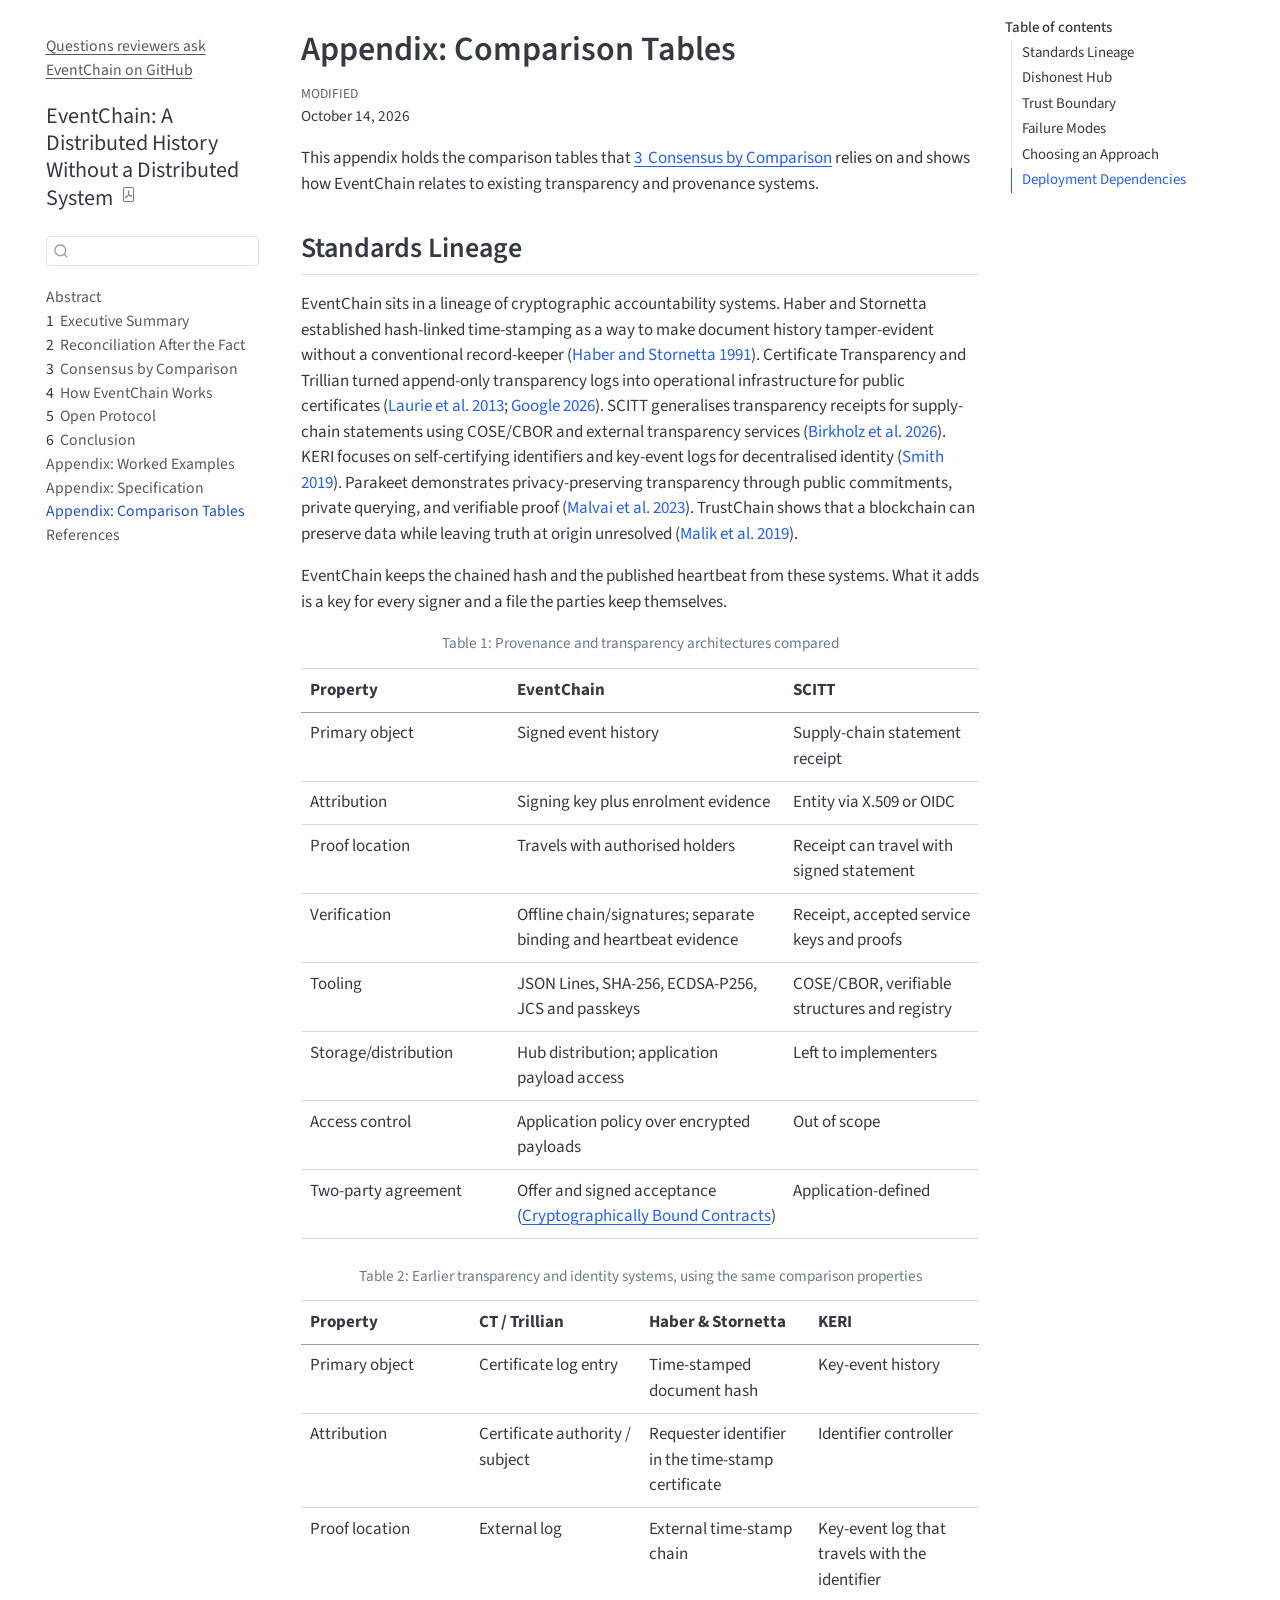
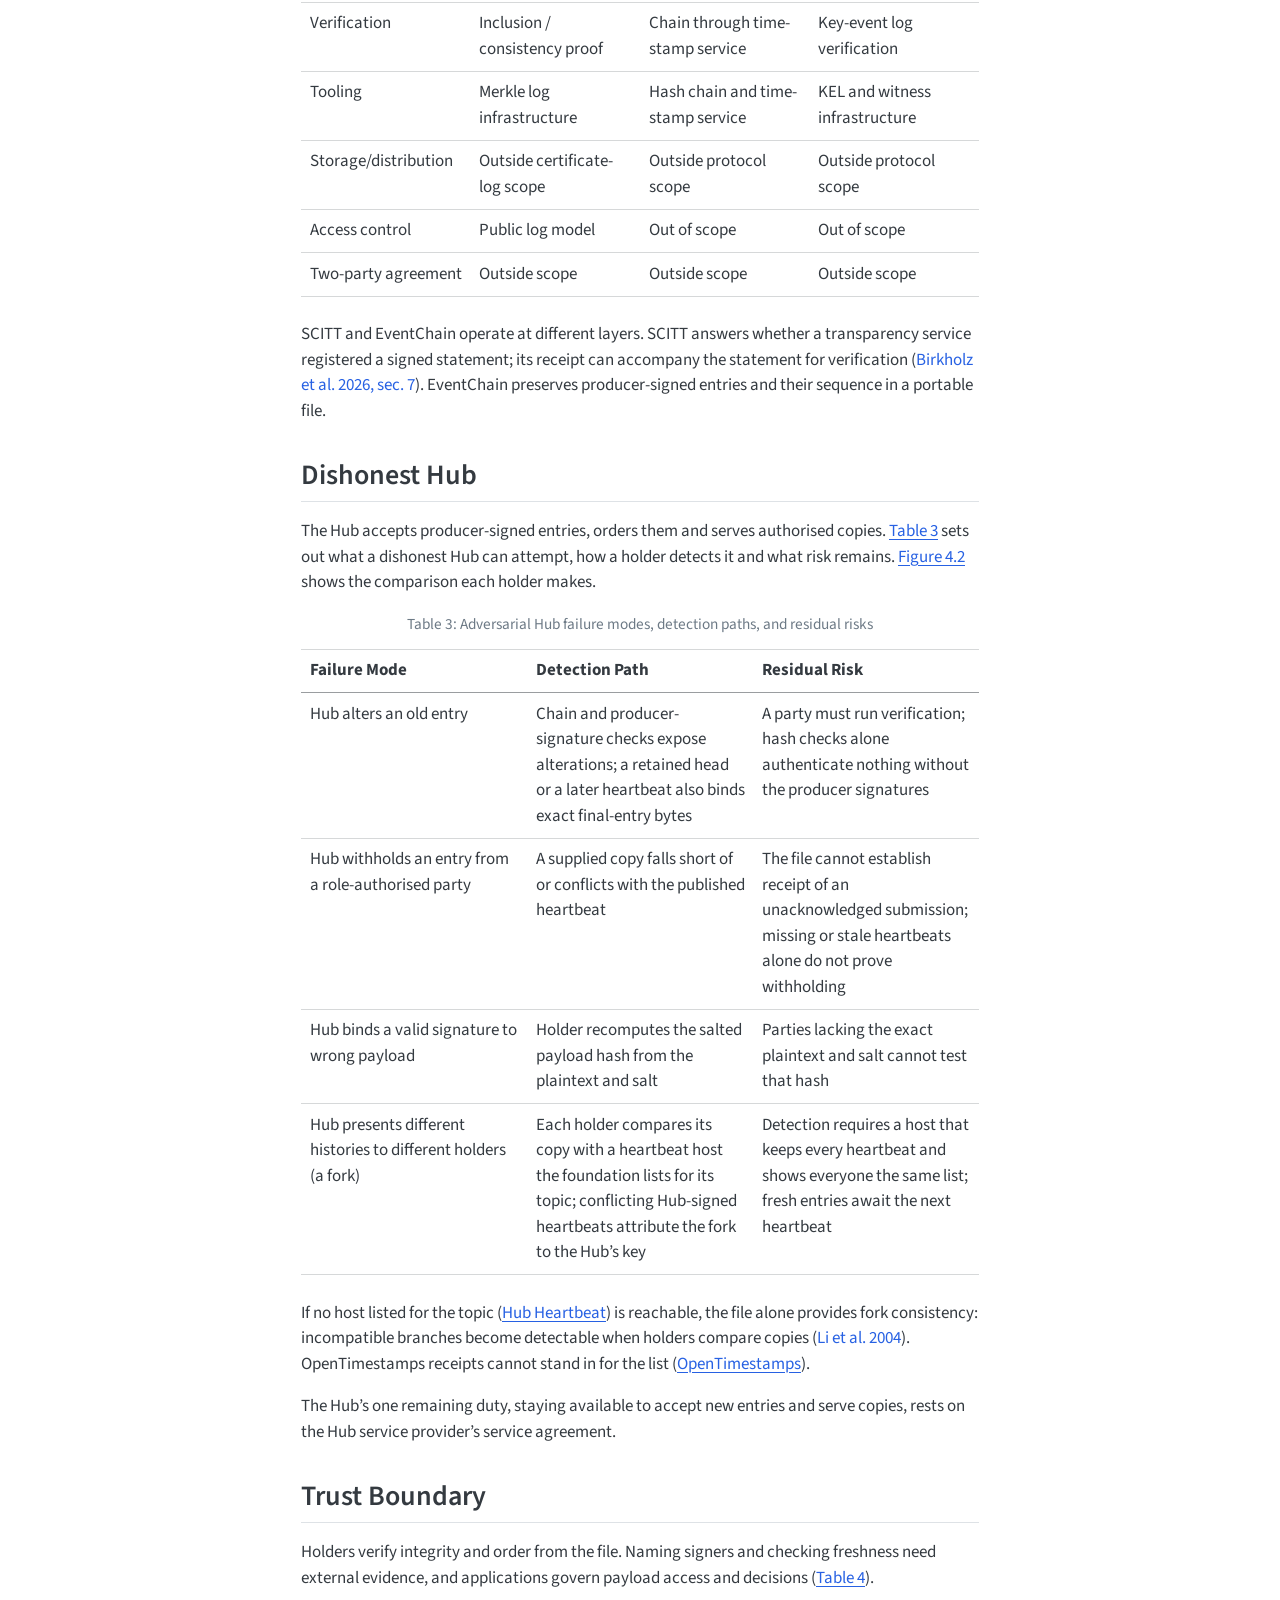
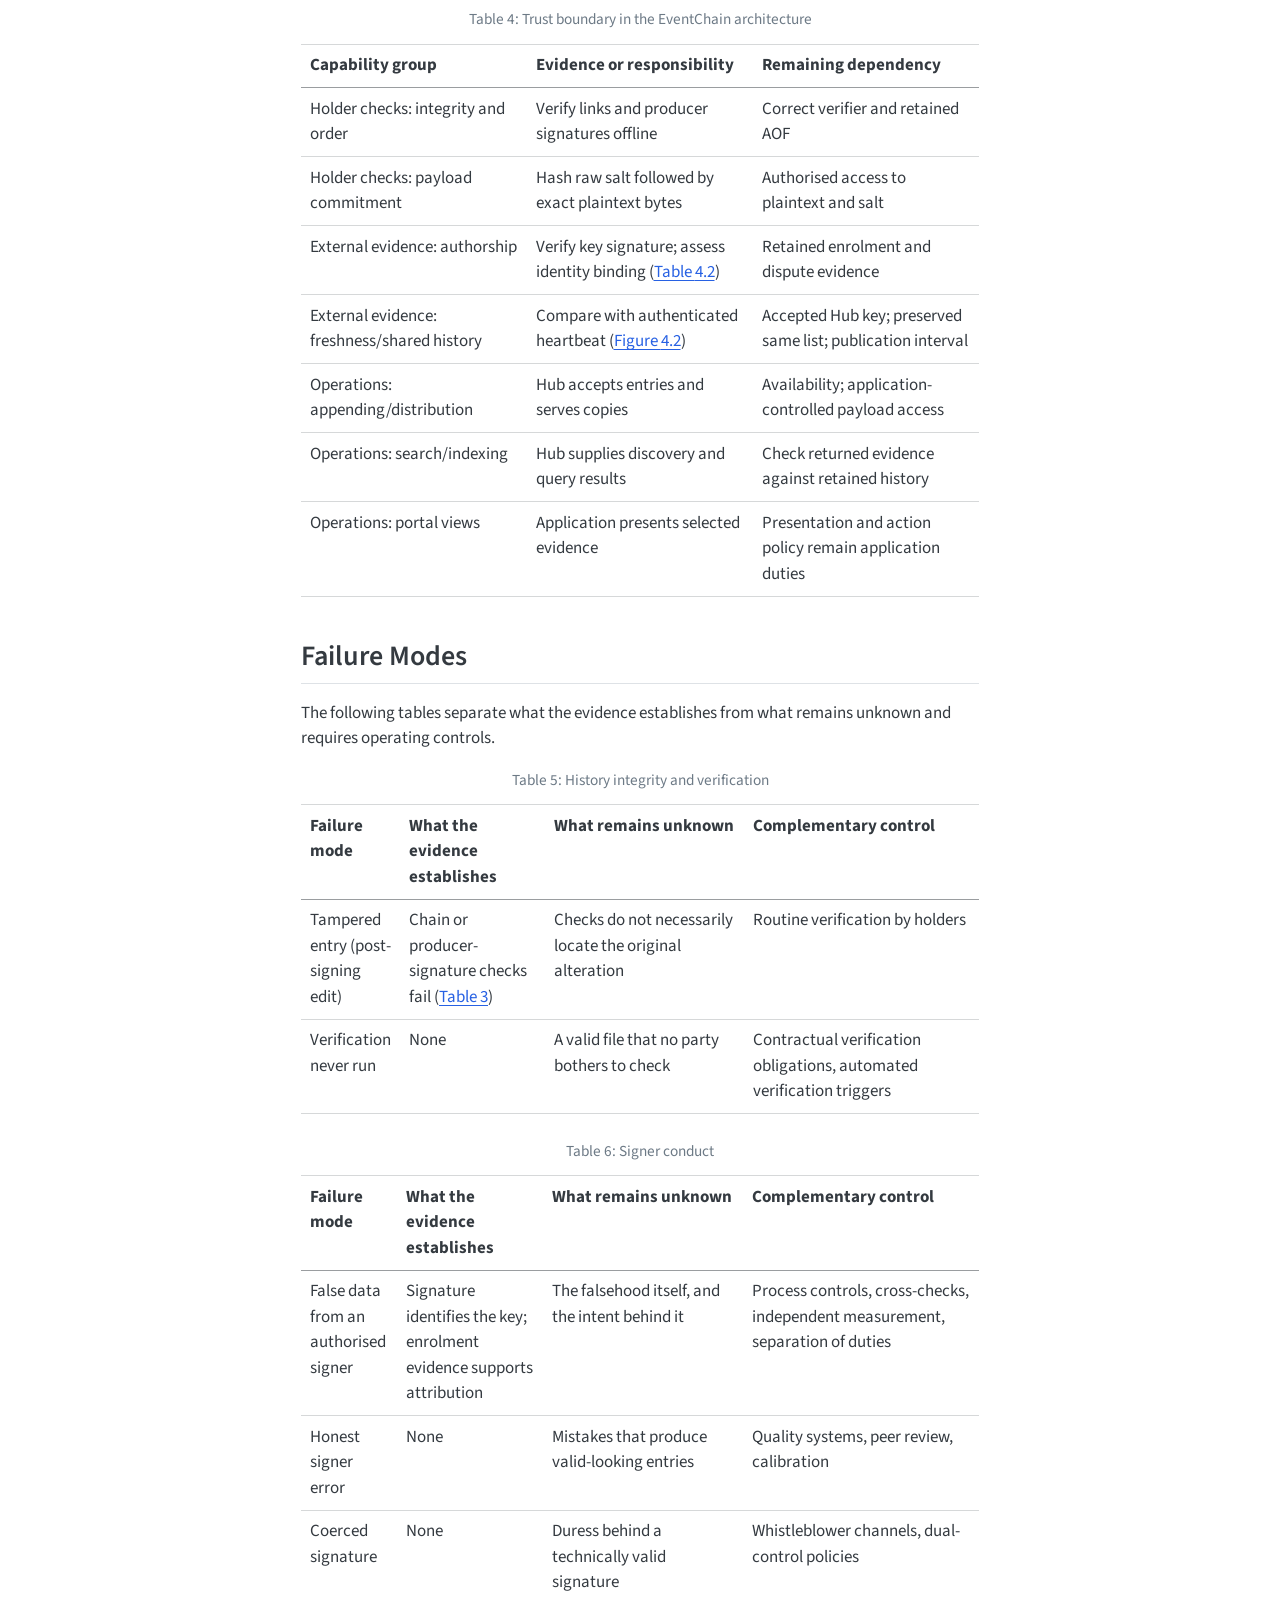
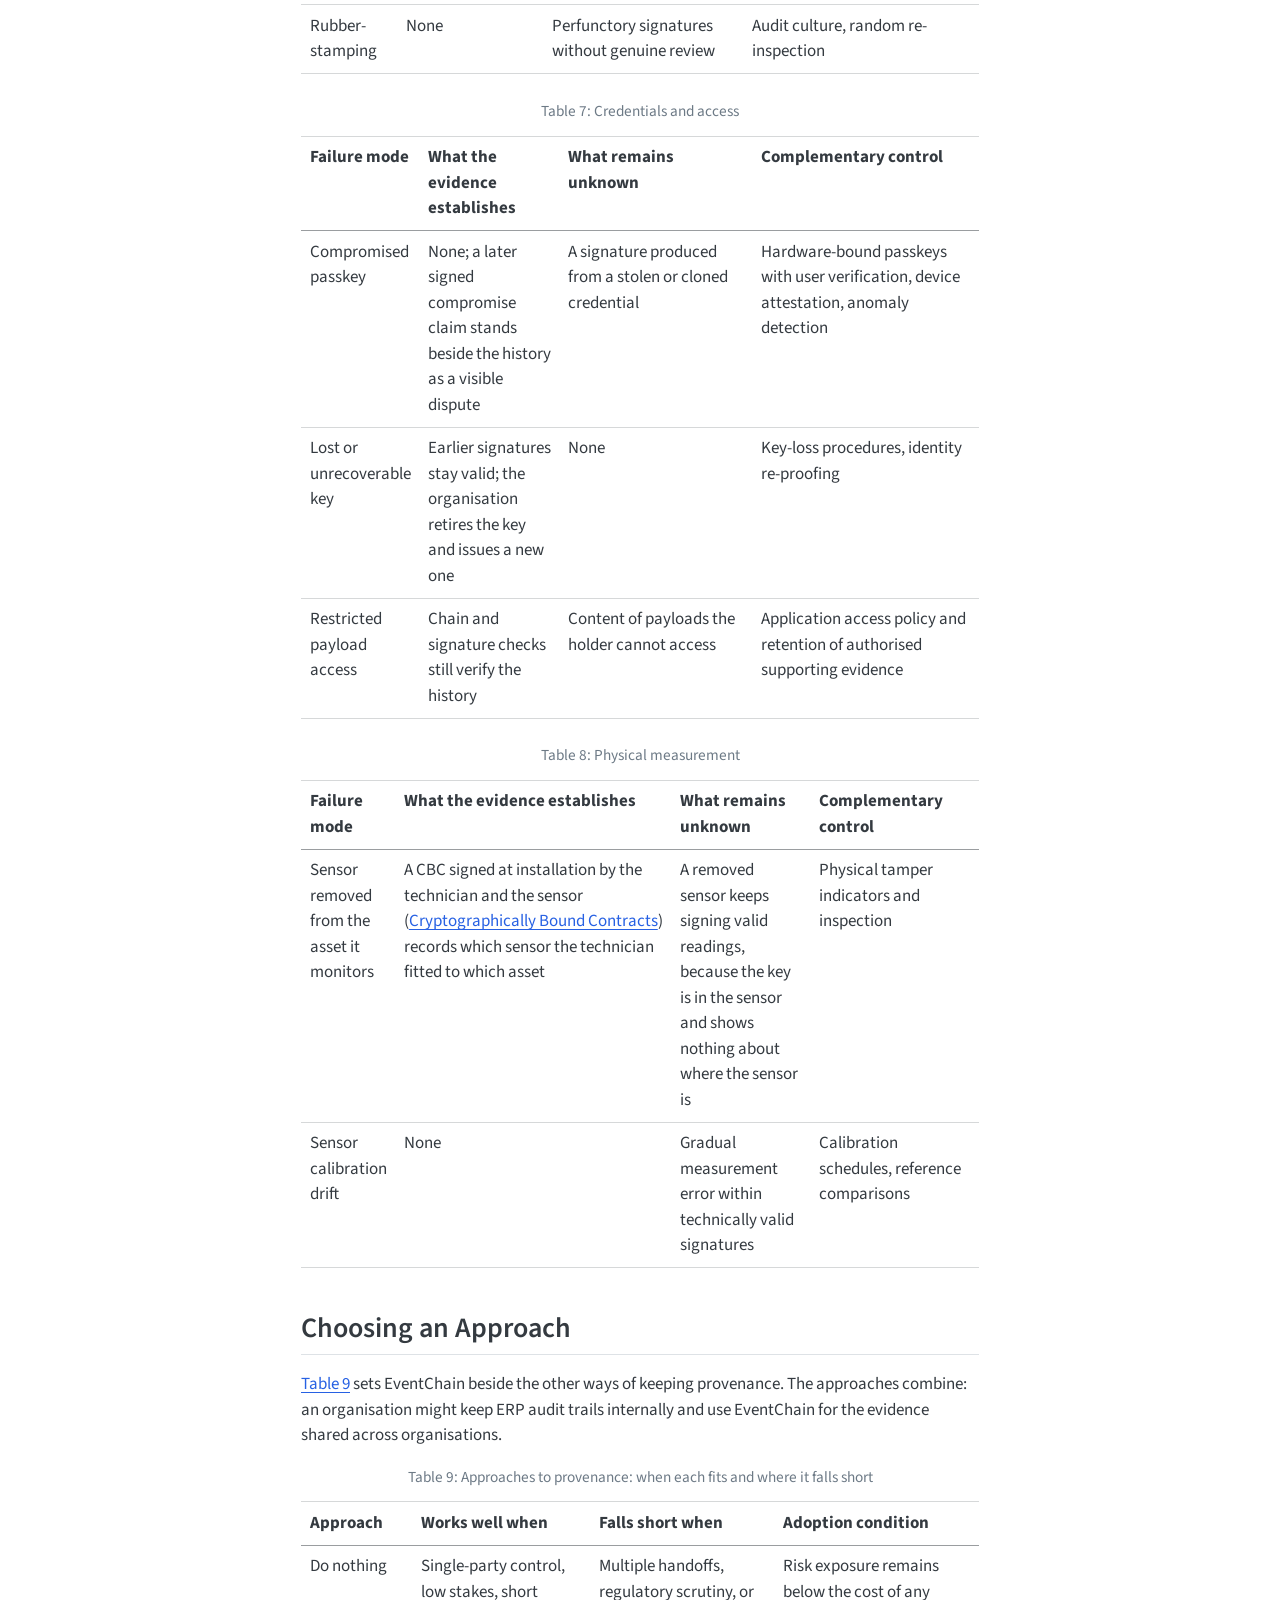
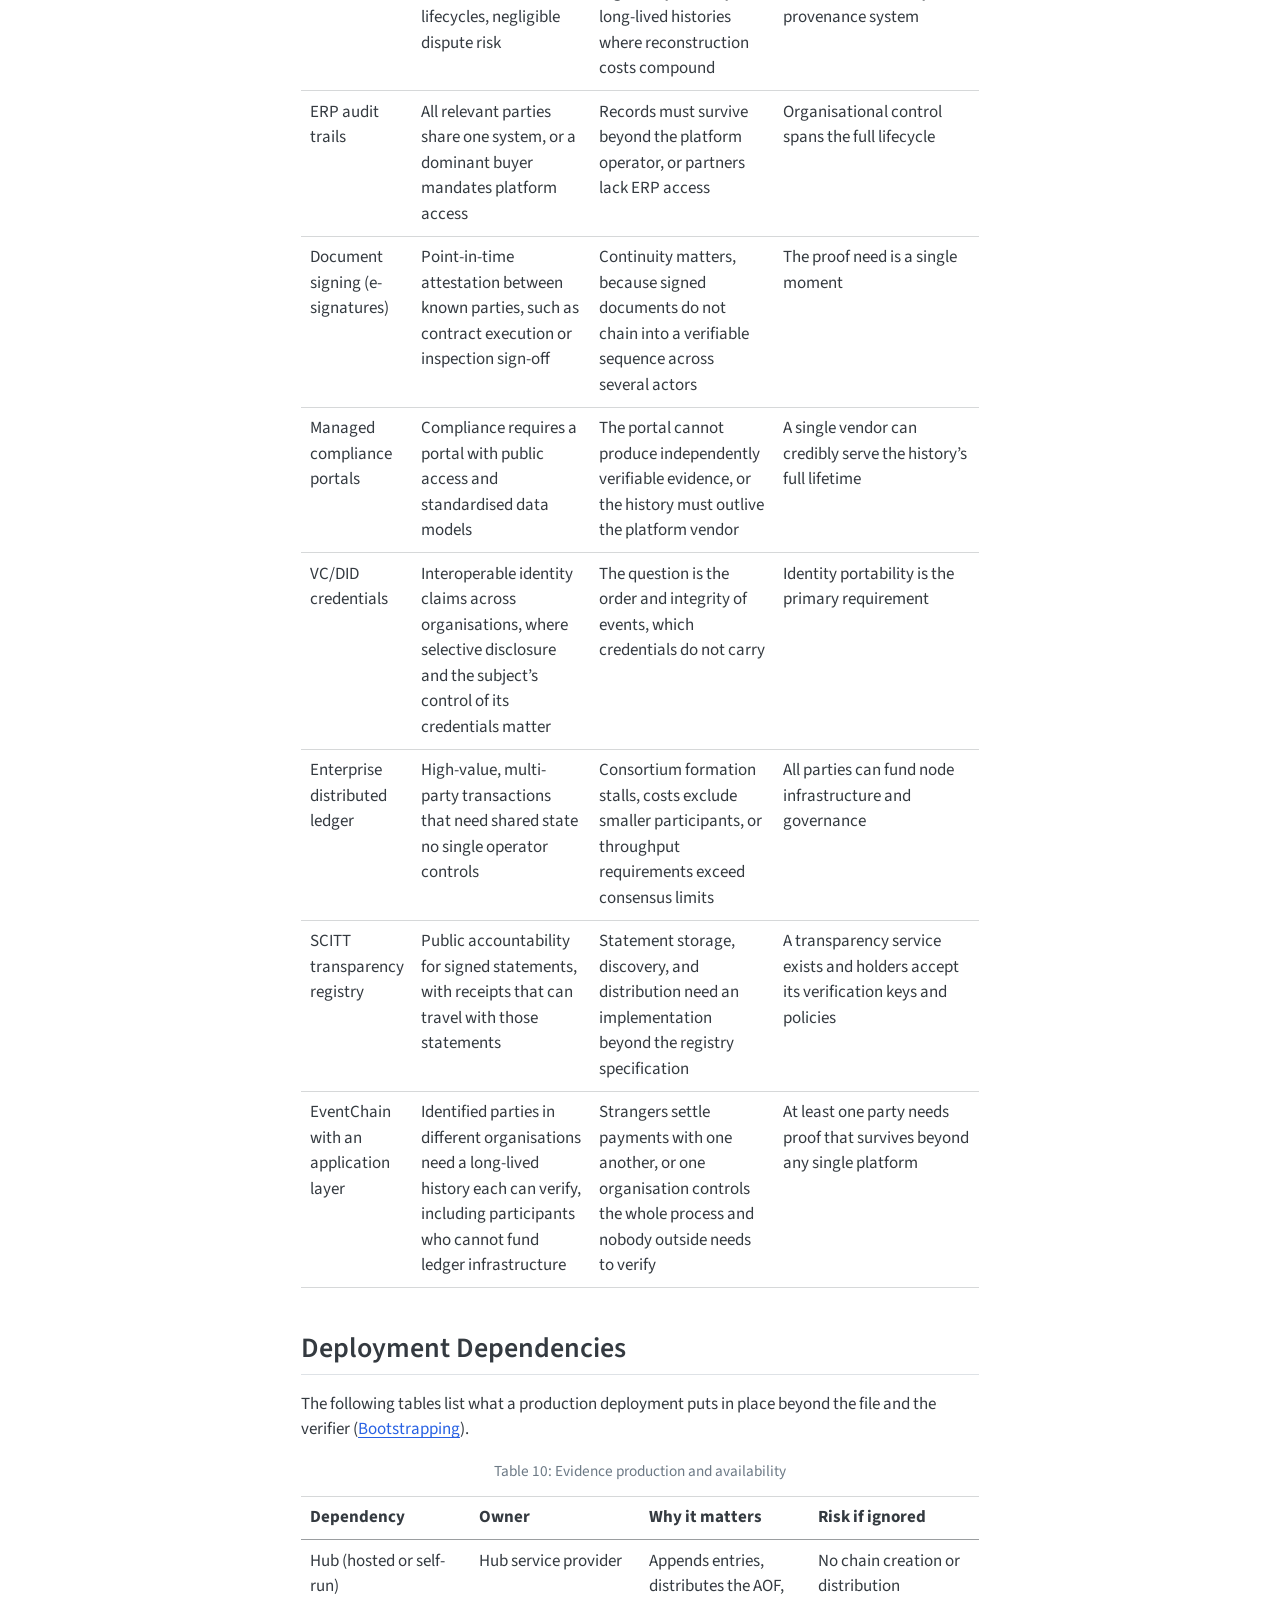
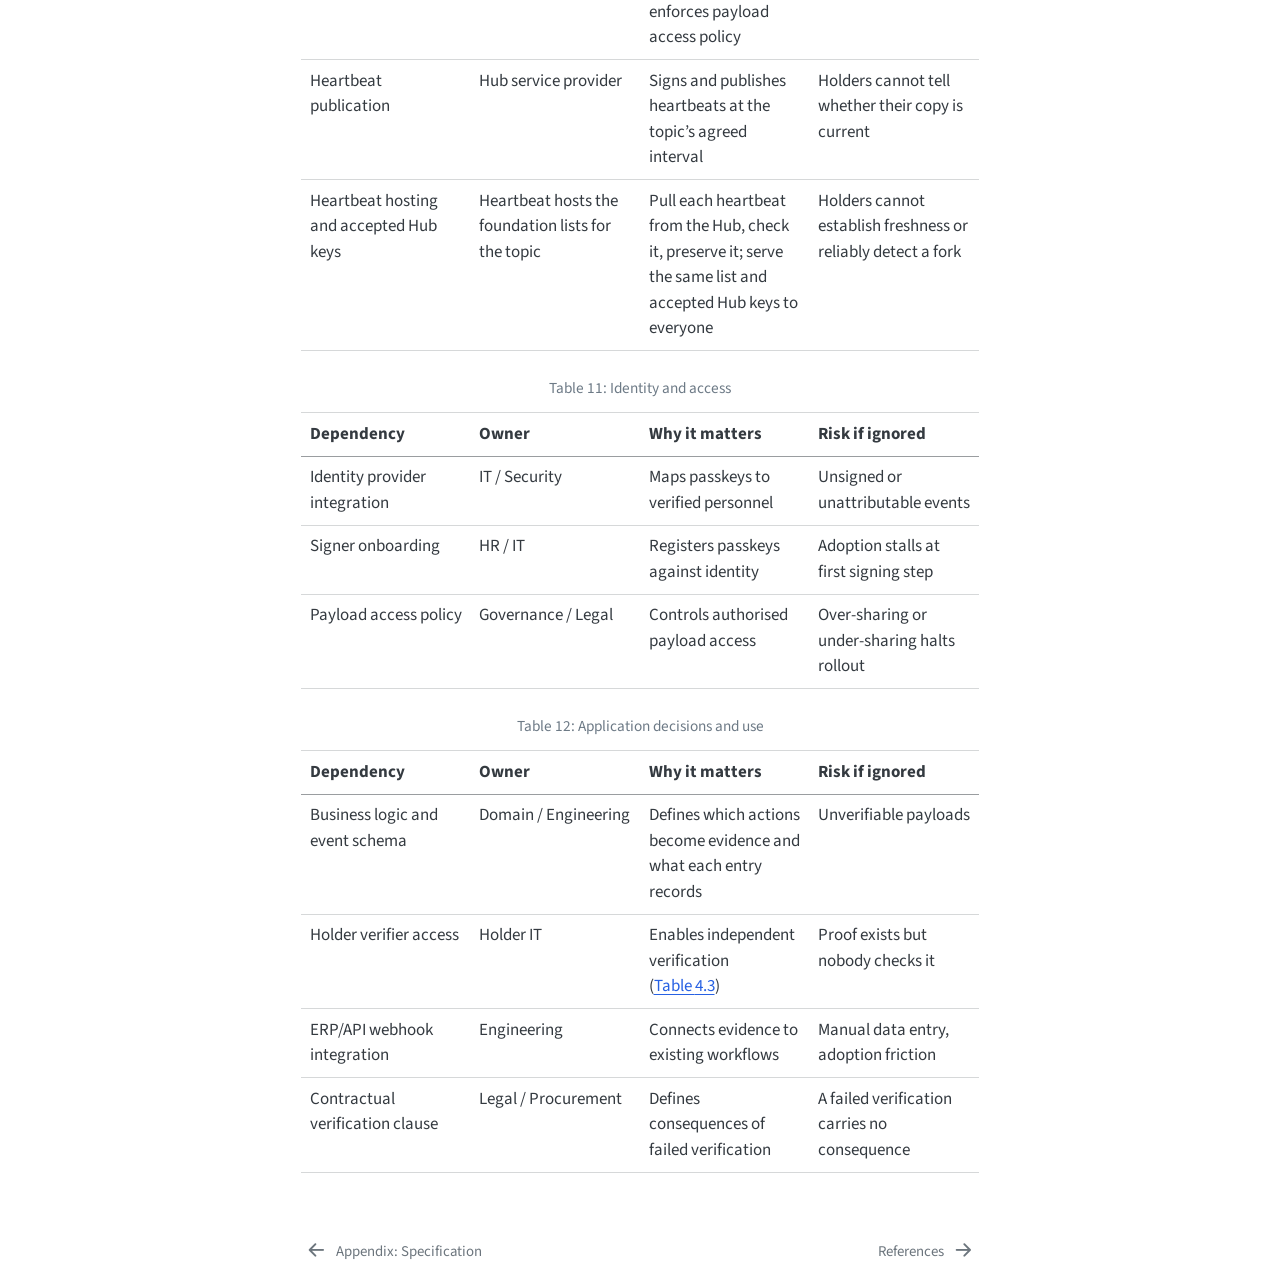
<file: appendix-standards-positioning.html>
<!DOCTYPE html>
<html xmlns="http://www.w3.org/1999/xhtml" lang="en" xml:lang="en"><head>

<meta charset="utf-8">
<meta name="generator" content="quarto-1.9.37">

<meta name="viewport" content="width=device-width, initial-scale=1.0, user-scalable=yes">

<meta name="description" content="EventChain exists to give every party to a process the certainty that all of them hold the same history, at the speed and cost of a message queue. Every reading, estimate, approval and handoff is signed with a personal key as it is made. A payment or an approval follows the evidence the moment it arrives, because the other side already holds it. Nothing waits for reconciliation.">

<title>Appendix: Comparison Tables – EventChain: A Distributed History Without a Distributed System</title>
<style>
/* Default styles provided by pandoc.
** See https://pandoc.org/MANUAL.html#variables-for-html for config info.
*/
code{white-space: pre-wrap;}
span.smallcaps{font-variant: small-caps;}
div.columns{display: flex; gap: min(4vw, 1.5em);}
div.column{flex: auto; overflow-x: auto;}
div.hanging-indent{margin-left: 1.5em; text-indent: -1.5em;}
ul.task-list{list-style: none;}
ul.task-list li input[type="checkbox"] {
  width: 0.8em;
  margin: 0 0.8em 0.2em -1em; /* quarto-specific, see https://github.com/quarto-dev/quarto-cli/issues/4556 */ 
  vertical-align: middle;
}
/* CSS for citations */
div.csl-bib-body { }
div.csl-entry {
  clear: both;
}
.hanging-indent div.csl-entry {
  margin-left:2em;
  text-indent:-2em;
}
div.csl-left-margin {
  min-width:2em;
  float:left;
}
div.csl-right-inline {
  margin-left:2em;
  padding-left:1em;
}
div.csl-indent {
  margin-left: 2em;
}</style>


<script src="site_libs/quarto-nav/quarto-nav.js"></script>
<script src="site_libs/quarto-nav/headroom.min.js"></script>
<script src="site_libs/clipboard/clipboard.min.js"></script>
<script src="site_libs/quarto-search/autocomplete.umd.js"></script>
<script src="site_libs/quarto-search/fuse.min.js"></script>
<script src="site_libs/quarto-search/quarto-search.js"></script>
<meta name="quarto:offset" content="./">
<link href="./references.html" rel="next">
<link href="./appendix-specification.html" rel="prev">
<script src="site_libs/quarto-html/quarto.js" type="module"></script>
<script src="site_libs/quarto-html/tabsets/tabsets.js" type="module"></script>
<script src="site_libs/quarto-html/popper.min.js"></script>
<script src="site_libs/quarto-html/tippy.umd.min.js"></script>
<script src="site_libs/quarto-html/anchor.min.js"></script>
<link href="site_libs/quarto-html/tippy.css" rel="stylesheet">
<link href="site_libs/quarto-html/quarto-syntax-highlighting-7f8f88aac4f3542376d5c11b86a4c14d.css" rel="stylesheet" id="quarto-text-highlighting-styles">
<script src="site_libs/bootstrap/bootstrap.min.js"></script>
<link href="site_libs/bootstrap/bootstrap-icons.css" rel="stylesheet">
<link href="site_libs/bootstrap/bootstrap-5ccb035bea26c1e21f80f44cf7c27909.min.css" rel="stylesheet" append-hash="true" id="quarto-bootstrap" data-mode="light">
<script id="quarto-search-options" type="application/json">{
  "location": "sidebar",
  "copy-button": false,
  "collapse-after": 3,
  "panel-placement": "start",
  "type": "textbox",
  "limit": 50,
  "keyboard-shortcut": [
    "f",
    "/",
    "s"
  ],
  "show-item-context": false,
  "language": {
    "search-no-results-text": "No results",
    "search-matching-documents-text": "matching documents",
    "search-copy-link-title": "Copy link to search",
    "search-hide-matches-text": "Hide additional matches",
    "search-more-match-text": "more match in this document",
    "search-more-matches-text": "more matches in this document",
    "search-clear-button-title": "Clear",
    "search-text-placeholder": "",
    "search-detached-cancel-button-title": "Cancel",
    "search-submit-button-title": "Submit",
    "search-label": "Search"
  }
}</script>
<link rel="describedby" href="https://eventchain-protocol.github.io/llms.txt">
<meta property="og:type" content="article">
<meta property="article:author" content="Raam Roche">
<meta property="article:published_time" content="2026-05-01">
<meta property="article:modified_time" content="2026-10-14">


<link rel="stylesheet" href="visuals.css">
<meta property="og:title" content="Appendix: Comparison Tables – EventChain: A Distributed History Without a Distributed System">
<meta property="og:description" content="EventChain exists to give every party to a process the certainty that all of them hold the same history, at the speed and cost of a message queue. Every reading, estimate, approval and handoff is signed with a personal key as it is made. A payment or an approval follows the evidence the moment it arrives, because the other side already holds it. Nothing waits for reconciliation.">
<meta property="og:image" content="https://eventchain-protocol.github.io/visuals/og-image.png">
<meta property="og:site_name" content="EventChain: A Distributed History Without a Distributed System">
<meta property="og:image:height" content="630">
<meta property="og:image:width" content="1200">
</head>

<body class="nav-sidebar floating quarto-light">

<div id="quarto-search-results"></div>
  <header id="quarto-header" class="headroom fixed-top">
  <nav class="quarto-secondary-nav">
    <div class="container-fluid d-flex">
      <button type="button" class="quarto-btn-toggle btn" data-bs-toggle="collapse" role="button" data-bs-target=".quarto-sidebar-collapse-item" aria-controls="quarto-sidebar" aria-expanded="false" aria-label="Toggle sidebar navigation" onclick="if (window.quartoToggleHeadroom) { window.quartoToggleHeadroom(); }">
        <i class="bi bi-layout-text-sidebar-reverse"></i>
      </button>
        <nav class="quarto-page-breadcrumbs" aria-label="breadcrumb"><ol class="breadcrumb"><li class="breadcrumb-item"><a href="./appendix-standards-positioning.html">Appendix: Comparison Tables</a></li></ol></nav>
        <a class="flex-grow-1" role="navigation" data-bs-toggle="collapse" data-bs-target=".quarto-sidebar-collapse-item" aria-controls="quarto-sidebar" aria-expanded="false" aria-label="Toggle sidebar navigation" onclick="if (window.quartoToggleHeadroom) { window.quartoToggleHeadroom(); }">      
        </a>
      <button type="button" class="btn quarto-search-button" aria-label="Search" onclick="window.quartoOpenSearch();">
        <i class="bi bi-search"></i>
      </button>
    </div>
  </nav>
</header>
<!-- content -->
<div id="quarto-content" class="quarto-container page-columns page-rows-contents page-layout-article">
<!-- sidebar -->
  <nav id="quarto-sidebar" class="sidebar collapse collapse-horizontal quarto-sidebar-collapse-item sidebar-navigation floating overflow-auto"><div class="quarto-sidebar-header"><div class="sidebar-header-item">
<p><a href="https://eventchain-protocol.github.io/llms.txt">Questions reviewers ask</a></p>
<p><a href="https://github.com/eventchain-protocol/eventchain">EventChain on GitHub</a></p>
</div></div>
    <div class="pt-lg-2 mt-2 text-left sidebar-header">
    <div class="sidebar-title mb-0 py-0">
      <a href="./">EventChain: A Distributed History Without a Distributed System</a> 
        <div class="sidebar-tools-main">
    <a href="./EventChain--A-Distributed-History-Without-a-Distributed-System.pdf" title="Download PDF" class="quarto-navigation-tool px-1" aria-label="Download PDF"><i class="bi bi-file-pdf"></i></a>
</div>
    </div>
      </div>
        <div class="mt-2 flex-shrink-0 align-items-center">
        <div class="sidebar-search">
        <div id="quarto-search" class="" title="Search"></div>
        </div>
        </div>
    <div class="sidebar-menu-container"> 
    <ul class="list-unstyled mt-1">
        <li class="sidebar-item">
  <div class="sidebar-item-container"> 
  <a href="./index.html" class="sidebar-item-text sidebar-link">
 <span class="menu-text">Abstract</span></a>
  </div>
</li>
        <li class="sidebar-item">
  <div class="sidebar-item-container"> 
  <a href="./executive-summary.html" class="sidebar-item-text sidebar-link">
 <span class="menu-text"><span class="chapter-number">1</span>&nbsp; <span class="chapter-title">Executive Summary</span></span></a>
  </div>
</li>
        <li class="sidebar-item">
  <div class="sidebar-item-container"> 
  <a href="./the-provenance-problem.html" class="sidebar-item-text sidebar-link">
 <span class="menu-text"><span class="chapter-number">2</span>&nbsp; <span class="chapter-title">Reconciliation After the Fact</span></span></a>
  </div>
</li>
        <li class="sidebar-item">
  <div class="sidebar-item-container"> 
  <a href="./consensus-by-comparison.html" class="sidebar-item-text sidebar-link">
 <span class="menu-text"><span class="chapter-number">3</span>&nbsp; <span class="chapter-title">Consensus by Comparison</span></span></a>
  </div>
</li>
        <li class="sidebar-item">
  <div class="sidebar-item-container"> 
  <a href="./how-it-works.html" class="sidebar-item-text sidebar-link">
 <span class="menu-text"><span class="chapter-number">4</span>&nbsp; <span class="chapter-title">How EventChain Works</span></span></a>
  </div>
</li>
        <li class="sidebar-item">
  <div class="sidebar-item-container"> 
  <a href="./open-protocol.html" class="sidebar-item-text sidebar-link">
 <span class="menu-text"><span class="chapter-number">5</span>&nbsp; <span class="chapter-title">Open Protocol</span></span></a>
  </div>
</li>
        <li class="sidebar-item">
  <div class="sidebar-item-container"> 
  <a href="./conclusion.html" class="sidebar-item-text sidebar-link">
 <span class="menu-text"><span class="chapter-number">6</span>&nbsp; <span class="chapter-title">Conclusion</span></span></a>
  </div>
</li>
        <li class="sidebar-item">
  <div class="sidebar-item-container"> 
  <a href="./use-cases.html" class="sidebar-item-text sidebar-link">
 <span class="menu-text">Appendix: Worked Examples</span></a>
  </div>
</li>
        <li class="sidebar-item">
  <div class="sidebar-item-container"> 
  <a href="./appendix-specification.html" class="sidebar-item-text sidebar-link">
 <span class="menu-text">Appendix: Specification</span></a>
  </div>
</li>
        <li class="sidebar-item">
  <div class="sidebar-item-container"> 
  <a href="./appendix-standards-positioning.html" class="sidebar-item-text sidebar-link active">
 <span class="menu-text">Appendix: Comparison Tables</span></a>
  </div>
</li>
        <li class="sidebar-item">
  <div class="sidebar-item-container"> 
  <a href="./references.html" class="sidebar-item-text sidebar-link">
 <span class="menu-text">References</span></a>
  </div>
</li>
    </ul>
    </div>
</nav>
<div id="quarto-sidebar-glass" class="quarto-sidebar-collapse-item" data-bs-toggle="collapse" data-bs-target=".quarto-sidebar-collapse-item"></div>
<!-- margin-sidebar -->
    <div id="quarto-margin-sidebar" class="sidebar margin-sidebar">
        <nav id="TOC" role="doc-toc" class="toc-active">
    <h2 id="toc-title">Table of contents</h2>
   
  <ul>
  <li><a href="#sec-standards-lineage" id="toc-sec-standards-lineage" class="nav-link active" data-scroll-target="#sec-standards-lineage">Standards Lineage</a></li>
  <li><a href="#sec-adversarial-hub" id="toc-sec-adversarial-hub" class="nav-link" data-scroll-target="#sec-adversarial-hub">Dishonest Hub</a></li>
  <li><a href="#sec-appendix-trust-boundary" id="toc-sec-appendix-trust-boundary" class="nav-link" data-scroll-target="#sec-appendix-trust-boundary">Trust Boundary</a></li>
  <li><a href="#sec-appendix-failure-modes" id="toc-sec-appendix-failure-modes" class="nav-link" data-scroll-target="#sec-appendix-failure-modes">Failure Modes</a></li>
  <li><a href="#sec-appendix-choosing" id="toc-sec-appendix-choosing" class="nav-link" data-scroll-target="#sec-appendix-choosing">Choosing an Approach</a></li>
  <li><a href="#sec-appendix-dependencies" id="toc-sec-appendix-dependencies" class="nav-link" data-scroll-target="#sec-appendix-dependencies">Deployment Dependencies</a></li>
  </ul>
</nav>
    </div>
<!-- main -->
<main class="content" id="quarto-document-content">

<header id="title-block-header" class="quarto-title-block default">
<div class="quarto-title">
<h1 class="title"><span id="sec-appendix-standards-positioning" class="quarto-section-identifier">Appendix: Comparison Tables</span></h1>
</div>



<div class="quarto-title-meta">

    
  
    <div>
    <div class="quarto-title-meta-heading">Modified</div>
    <div class="quarto-title-meta-contents">
      <p class="date-modified">October 14, 2026</p>
    </div>
  </div>
    
  </div>
  


</header>


<p>This appendix holds the comparison tables that <a href="consensus-by-comparison.html" class="quarto-xref"><span>3&nbsp; Consensus by Comparison</span></a> relies on and shows how EventChain relates to existing transparency and provenance systems.</p>
<section id="sec-standards-lineage" class="level2">
<h2 class="anchored" data-anchor-id="sec-standards-lineage">Standards Lineage</h2>
<p>EventChain sits in a lineage of cryptographic accountability systems. Haber and Stornetta established hash-linked time-stamping as a way to make document history tamper-evident without a conventional record-keeper <span class="citation" data-cites="haberstornetta1991">(<a href="references.html#ref-haberstornetta1991" role="doc-biblioref">Haber and Stornetta 1991</a>)</span>. Certificate Transparency and Trillian turned append-only transparency logs into operational infrastructure for public certificates <span class="citation" data-cites="rfc6962 trillian">(<a href="references.html#ref-rfc6962" role="doc-biblioref">Laurie et al. 2013</a>; <a href="references.html#ref-trillian" role="doc-biblioref">Google 2026</a>)</span>. SCITT generalises transparency receipts for supply-chain statements using COSE/CBOR and external transparency services <span class="citation" data-cites="scitt2025">(<a href="references.html#ref-scitt2025" role="doc-biblioref">Birkholz et al. 2026</a>)</span>. KERI focuses on self-certifying identifiers and key-event logs for decentralised identity <span class="citation" data-cites="keri2019">(<a href="references.html#ref-keri2019" role="doc-biblioref">Smith 2019</a>)</span>. Parakeet demonstrates privacy-preserving transparency through public commitments, private querying, and verifiable proof <span class="citation" data-cites="parakeet2023">(<a href="references.html#ref-parakeet2023" role="doc-biblioref">Malvai et al. 2023</a>)</span>. TrustChain shows that a blockchain can preserve data while leaving truth at origin unresolved <span class="citation" data-cites="malik2019">(<a href="references.html#ref-malik2019" role="doc-biblioref">Malik et al. 2019</a>)</span>.</p>
<p>EventChain keeps the chained hash and the published heartbeat from these systems. What it adds is a key for every signer and a file the parties keep themselves.</p>
<div id="tbl-prior-art" class="quarto-float quarto-figure quarto-figure-center anchored">
<figure class="quarto-float quarto-float-tbl figure">
<figcaption class="quarto-float-caption-top quarto-float-caption quarto-float-tbl" id="tbl-prior-art-caption-0ceaefa1-69ba-4598-a22c-09a6ac19f8ca">
Table&nbsp;1: Provenance and transparency architectures compared
</figcaption>
<div aria-describedby="tbl-prior-art-caption-0ceaefa1-69ba-4598-a22c-09a6ac19f8ca">
<table class="caption-top table">
<colgroup>
<col style="width: 33%">
<col style="width: 33%">
<col style="width: 33%">
</colgroup>
<thead>
<tr class="header">
<th style="text-align: left;">Property</th>
<th style="text-align: left;">EventChain</th>
<th style="text-align: left;">SCITT</th>
</tr>
</thead>
<tbody>
<tr class="odd">
<td style="text-align: left;">Primary object</td>
<td style="text-align: left;">Signed event history</td>
<td style="text-align: left;">Supply-chain statement receipt</td>
</tr>
<tr class="even">
<td style="text-align: left;">Attribution</td>
<td style="text-align: left;">Signing key plus enrolment evidence</td>
<td style="text-align: left;">Entity via X.509 or OIDC</td>
</tr>
<tr class="odd">
<td style="text-align: left;">Proof location</td>
<td style="text-align: left;">Travels with authorised holders</td>
<td style="text-align: left;">Receipt can travel with signed statement</td>
</tr>
<tr class="even">
<td style="text-align: left;">Verification</td>
<td style="text-align: left;">Offline chain/signatures; separate binding and heartbeat evidence</td>
<td style="text-align: left;">Receipt, accepted service keys and proofs</td>
</tr>
<tr class="odd">
<td style="text-align: left;">Tooling</td>
<td style="text-align: left;">JSON Lines, SHA-256, ECDSA-P256, JCS and passkeys</td>
<td style="text-align: left;">COSE/CBOR, verifiable structures and registry</td>
</tr>
<tr class="even">
<td style="text-align: left;">Storage/distribution</td>
<td style="text-align: left;">Hub distribution; application payload access</td>
<td style="text-align: left;">Left to implementers</td>
</tr>
<tr class="odd">
<td style="text-align: left;">Access control</td>
<td style="text-align: left;">Application policy over encrypted payloads</td>
<td style="text-align: left;">Out of scope</td>
</tr>
<tr class="even">
<td style="text-align: left;">Two-party agreement</td>
<td style="text-align: left;">Offer and signed acceptance (<a href="how-it-works.html#sec-cbc" class="quarto-xref"><span>Cryptographically Bound Contracts</span></a>)</td>
<td style="text-align: left;">Application-defined</td>
</tr>
</tbody>
</table>
</div>
</figure>
</div>
<div id="tbl-prior-art-lineage" class="quarto-float quarto-figure quarto-figure-center anchored">
<figure class="quarto-float quarto-float-tbl figure">
<figcaption class="quarto-float-caption-top quarto-float-caption quarto-float-tbl" id="tbl-prior-art-lineage-caption-0ceaefa1-69ba-4598-a22c-09a6ac19f8ca">
Table&nbsp;2: Earlier transparency and identity systems, using the same comparison properties
</figcaption>
<div aria-describedby="tbl-prior-art-lineage-caption-0ceaefa1-69ba-4598-a22c-09a6ac19f8ca">
<table class="caption-top table">
<colgroup>
<col style="width: 25%">
<col style="width: 25%">
<col style="width: 25%">
<col style="width: 25%">
</colgroup>
<thead>
<tr class="header">
<th style="text-align: left;">Property</th>
<th style="text-align: left;">CT / Trillian</th>
<th style="text-align: left;">Haber &amp; Stornetta</th>
<th style="text-align: left;">KERI</th>
</tr>
</thead>
<tbody>
<tr class="odd">
<td style="text-align: left;">Primary object</td>
<td style="text-align: left;">Certificate log entry</td>
<td style="text-align: left;">Time-stamped document hash</td>
<td style="text-align: left;">Key-event history</td>
</tr>
<tr class="even">
<td style="text-align: left;">Attribution</td>
<td style="text-align: left;">Certificate authority / subject</td>
<td style="text-align: left;">Requester identifier in the time-stamp certificate</td>
<td style="text-align: left;">Identifier controller</td>
</tr>
<tr class="odd">
<td style="text-align: left;">Proof location</td>
<td style="text-align: left;">External log</td>
<td style="text-align: left;">External time-stamp chain</td>
<td style="text-align: left;">Key-event log that travels with the identifier</td>
</tr>
<tr class="even">
<td style="text-align: left;">Verification</td>
<td style="text-align: left;">Inclusion / consistency proof</td>
<td style="text-align: left;">Chain through time-stamp service</td>
<td style="text-align: left;">Key-event log verification</td>
</tr>
<tr class="odd">
<td style="text-align: left;">Tooling</td>
<td style="text-align: left;">Merkle log infrastructure</td>
<td style="text-align: left;">Hash chain and time-stamp service</td>
<td style="text-align: left;">KEL and witness infrastructure</td>
</tr>
<tr class="even">
<td style="text-align: left;">Storage/distribution</td>
<td style="text-align: left;">Outside certificate-log scope</td>
<td style="text-align: left;">Outside protocol scope</td>
<td style="text-align: left;">Outside protocol scope</td>
</tr>
<tr class="odd">
<td style="text-align: left;">Access control</td>
<td style="text-align: left;">Public log model</td>
<td style="text-align: left;">Out of scope</td>
<td style="text-align: left;">Out of scope</td>
</tr>
<tr class="even">
<td style="text-align: left;">Two-party agreement</td>
<td style="text-align: left;">Outside scope</td>
<td style="text-align: left;">Outside scope</td>
<td style="text-align: left;">Outside scope</td>
</tr>
</tbody>
</table>
</div>
</figure>
</div>
<p>SCITT and EventChain operate at different layers. SCITT answers whether a transparency service registered a signed statement; its receipt can accompany the statement for verification <span class="citation" data-cites="scitt2025">(<a href="references.html#ref-scitt2025" role="doc-biblioref">Birkholz et al. 2026, sec. 7</a>)</span>. EventChain preserves producer-signed entries and their sequence in a portable file.</p>
</section>
<section id="sec-adversarial-hub" class="level2">
<h2 class="anchored" data-anchor-id="sec-adversarial-hub">Dishonest Hub</h2>
<p>The Hub accepts producer-signed entries, orders them and serves authorised copies. <a href="#tbl-adversarial-hub" class="quarto-xref">Table&nbsp;<span>3</span></a> sets out what a dishonest Hub can attempt, how a holder detects it and what risk remains. <a href="how-it-works.html#fig-heartbeat-comparison" class="quarto-xref">Figure&nbsp;<span>4.2</span></a> shows the comparison each holder makes.</p>
<div id="tbl-adversarial-hub" class="quarto-float quarto-figure quarto-figure-center anchored">
<figure class="quarto-float quarto-float-tbl figure">
<figcaption class="quarto-float-caption-top quarto-float-caption quarto-float-tbl" id="tbl-adversarial-hub-caption-0ceaefa1-69ba-4598-a22c-09a6ac19f8ca">
Table&nbsp;3: Adversarial Hub failure modes, detection paths, and residual risks
</figcaption>
<div aria-describedby="tbl-adversarial-hub-caption-0ceaefa1-69ba-4598-a22c-09a6ac19f8ca">
<table class="caption-top table">
<colgroup>
<col style="width: 33%">
<col style="width: 33%">
<col style="width: 33%">
</colgroup>
<thead>
<tr class="header">
<th style="text-align: left;">Failure Mode</th>
<th style="text-align: left;">Detection Path</th>
<th style="text-align: left;">Residual Risk</th>
</tr>
</thead>
<tbody>
<tr class="odd">
<td style="text-align: left;">Hub alters an old entry</td>
<td style="text-align: left;">Chain and producer-signature checks expose alterations; a retained head or a later heartbeat also binds exact final-entry bytes</td>
<td style="text-align: left;">A party must run verification; hash checks alone authenticate nothing without the producer signatures</td>
</tr>
<tr class="even">
<td style="text-align: left;">Hub withholds an entry from a role-authorised party</td>
<td style="text-align: left;">A supplied copy falls short of or conflicts with the published heartbeat</td>
<td style="text-align: left;">The file cannot establish receipt of an unacknowledged submission; missing or stale heartbeats alone do not prove withholding</td>
</tr>
<tr class="odd">
<td style="text-align: left;">Hub binds a valid signature to wrong payload</td>
<td style="text-align: left;">Holder recomputes the salted payload hash from the plaintext and salt</td>
<td style="text-align: left;">Parties lacking the exact plaintext and salt cannot test that hash</td>
</tr>
<tr class="even">
<td style="text-align: left;">Hub presents different histories to different holders (a fork)</td>
<td style="text-align: left;">Each holder compares its copy with a heartbeat host the foundation lists for its topic; conflicting Hub-signed heartbeats attribute the fork to the Hub’s key</td>
<td style="text-align: left;">Detection requires a host that keeps every heartbeat and shows everyone the same list; fresh entries await the next heartbeat</td>
</tr>
</tbody>
</table>
</div>
</figure>
</div>
<p>If no host listed for the topic (<a href="how-it-works.html#sec-hub-heartbeat" class="quarto-xref"><span>Hub Heartbeat</span></a>) is reachable, the file alone provides fork consistency: incompatible branches become detectable when holders compare copies <span class="citation" data-cites="li2004sundr">(<a href="references.html#ref-li2004sundr" role="doc-biblioref">Li et al. 2004</a>)</span>. OpenTimestamps receipts cannot stand in for the list (<a href="how-it-works.html#sec-ots-rollups" class="quarto-xref"><span>OpenTimestamps</span></a>).</p>
<p>The Hub’s one remaining duty, staying available to accept new entries and serve copies, rests on the Hub service provider’s service agreement.</p>
</section>
<section id="sec-appendix-trust-boundary" class="level2">
<h2 class="anchored" data-anchor-id="sec-appendix-trust-boundary">Trust Boundary</h2>
<p>Holders verify integrity and order from the file. Naming signers and checking freshness need external evidence, and applications govern payload access and decisions (<a href="#tbl-trust-boundary" class="quarto-xref">Table&nbsp;<span>4</span></a>).</p>
<div id="tbl-trust-boundary" class="quarto-float quarto-figure quarto-figure-center anchored">
<figure class="quarto-float quarto-float-tbl figure">
<figcaption class="quarto-float-caption-top quarto-float-caption quarto-float-tbl" id="tbl-trust-boundary-caption-0ceaefa1-69ba-4598-a22c-09a6ac19f8ca">
Table&nbsp;4: Trust boundary in the EventChain architecture
</figcaption>
<div aria-describedby="tbl-trust-boundary-caption-0ceaefa1-69ba-4598-a22c-09a6ac19f8ca">
<table class="caption-top table">
<colgroup>
<col style="width: 33%">
<col style="width: 33%">
<col style="width: 33%">
</colgroup>
<thead>
<tr class="header">
<th style="text-align: left;">Capability group</th>
<th style="text-align: left;">Evidence or responsibility</th>
<th style="text-align: left;">Remaining dependency</th>
</tr>
</thead>
<tbody>
<tr class="odd">
<td style="text-align: left;">Holder checks: integrity and order</td>
<td style="text-align: left;">Verify links and producer signatures offline</td>
<td style="text-align: left;">Correct verifier and retained AOF</td>
</tr>
<tr class="even">
<td style="text-align: left;">Holder checks: payload commitment</td>
<td style="text-align: left;">Hash raw salt followed by exact plaintext bytes</td>
<td style="text-align: left;">Authorised access to plaintext and salt</td>
</tr>
<tr class="odd">
<td style="text-align: left;">External evidence: authorship</td>
<td style="text-align: left;">Verify key signature; assess identity binding (<a href="how-it-works.html#tbl-key-binding" class="quarto-xref">Table&nbsp;<span>4.2</span></a>)</td>
<td style="text-align: left;">Retained enrolment and dispute evidence</td>
</tr>
<tr class="even">
<td style="text-align: left;">External evidence: freshness/shared history</td>
<td style="text-align: left;">Compare with authenticated heartbeat (<a href="how-it-works.html#fig-heartbeat-comparison" class="quarto-xref">Figure&nbsp;<span>4.2</span></a>)</td>
<td style="text-align: left;">Accepted Hub key; preserved same list; publication interval</td>
</tr>
<tr class="odd">
<td style="text-align: left;">Operations: appending/distribution</td>
<td style="text-align: left;">Hub accepts entries and serves copies</td>
<td style="text-align: left;">Availability; application-controlled payload access</td>
</tr>
<tr class="even">
<td style="text-align: left;">Operations: search/indexing</td>
<td style="text-align: left;">Hub supplies discovery and query results</td>
<td style="text-align: left;">Check returned evidence against retained history</td>
</tr>
<tr class="odd">
<td style="text-align: left;">Operations: portal views</td>
<td style="text-align: left;">Application presents selected evidence</td>
<td style="text-align: left;">Presentation and action policy remain application duties</td>
</tr>
</tbody>
</table>
</div>
</figure>
</div>
</section>
<section id="sec-appendix-failure-modes" class="level2">
<h2 class="anchored" data-anchor-id="sec-appendix-failure-modes">Failure Modes</h2>
<p>The following tables separate what the evidence establishes from what remains unknown and requires operating controls.</p>
<div id="tbl-failure-integrity-verification" class="quarto-float quarto-figure quarto-figure-center anchored">
<figure class="quarto-float quarto-float-tbl figure">
<figcaption class="quarto-float-caption-top quarto-float-caption quarto-float-tbl" id="tbl-failure-integrity-verification-caption-0ceaefa1-69ba-4598-a22c-09a6ac19f8ca">
Table&nbsp;5: History integrity and verification
</figcaption>
<div aria-describedby="tbl-failure-integrity-verification-caption-0ceaefa1-69ba-4598-a22c-09a6ac19f8ca">
<table class="caption-top table">
<colgroup>
<col style="width: 14%">
<col style="width: 21%">
<col style="width: 29%">
<col style="width: 34%">
</colgroup>
<thead>
<tr class="header">
<th style="text-align: left;">Failure mode</th>
<th style="text-align: left;">What the evidence establishes</th>
<th style="text-align: left;">What remains unknown</th>
<th style="text-align: left;">Complementary control</th>
</tr>
</thead>
<tbody>
<tr class="odd">
<td style="text-align: left;">Tampered entry (post-signing edit)</td>
<td style="text-align: left;">Chain or producer-signature checks fail (<a href="#tbl-adversarial-hub" class="quarto-xref">Table&nbsp;<span>3</span></a>)</td>
<td style="text-align: left;">Checks do not necessarily locate the original alteration</td>
<td style="text-align: left;">Routine verification by holders</td>
</tr>
<tr class="even">
<td style="text-align: left;">Verification never run</td>
<td style="text-align: left;">None</td>
<td style="text-align: left;">A valid file that no party bothers to check</td>
<td style="text-align: left;">Contractual verification obligations, automated verification triggers</td>
</tr>
</tbody>
</table>
</div>
</figure>
</div>
<div id="tbl-failure-signer-conduct" class="quarto-float quarto-figure quarto-figure-center anchored">
<figure class="quarto-float quarto-float-tbl figure">
<figcaption class="quarto-float-caption-top quarto-float-caption quarto-float-tbl" id="tbl-failure-signer-conduct-caption-0ceaefa1-69ba-4598-a22c-09a6ac19f8ca">
Table&nbsp;6: Signer conduct
</figcaption>
<div aria-describedby="tbl-failure-signer-conduct-caption-0ceaefa1-69ba-4598-a22c-09a6ac19f8ca">
<table class="caption-top table">
<colgroup>
<col style="width: 14%">
<col style="width: 21%">
<col style="width: 29%">
<col style="width: 34%">
</colgroup>
<thead>
<tr class="header">
<th style="text-align: left;">Failure mode</th>
<th style="text-align: left;">What the evidence establishes</th>
<th style="text-align: left;">What remains unknown</th>
<th style="text-align: left;">Complementary control</th>
</tr>
</thead>
<tbody>
<tr class="odd">
<td style="text-align: left;">False data from an authorised signer</td>
<td style="text-align: left;">Signature identifies the key; enrolment evidence supports attribution</td>
<td style="text-align: left;">The falsehood itself, and the intent behind it</td>
<td style="text-align: left;">Process controls, cross-checks, independent measurement, separation of duties</td>
</tr>
<tr class="even">
<td style="text-align: left;">Honest signer error</td>
<td style="text-align: left;">None</td>
<td style="text-align: left;">Mistakes that produce valid-looking entries</td>
<td style="text-align: left;">Quality systems, peer review, calibration</td>
</tr>
<tr class="odd">
<td style="text-align: left;">Coerced signature</td>
<td style="text-align: left;">None</td>
<td style="text-align: left;">Duress behind a technically valid signature</td>
<td style="text-align: left;">Whistleblower channels, dual-control policies</td>
</tr>
<tr class="even">
<td style="text-align: left;">Rubber-stamping</td>
<td style="text-align: left;">None</td>
<td style="text-align: left;">Perfunctory signatures without genuine review</td>
<td style="text-align: left;">Audit culture, random re-inspection</td>
</tr>
</tbody>
</table>
</div>
</figure>
</div>
<div id="tbl-failure-credentials-access" class="quarto-float quarto-figure quarto-figure-center anchored">
<figure class="quarto-float quarto-float-tbl figure">
<figcaption class="quarto-float-caption-top quarto-float-caption quarto-float-tbl" id="tbl-failure-credentials-access-caption-0ceaefa1-69ba-4598-a22c-09a6ac19f8ca">
Table&nbsp;7: Credentials and access
</figcaption>
<div aria-describedby="tbl-failure-credentials-access-caption-0ceaefa1-69ba-4598-a22c-09a6ac19f8ca">
<table class="caption-top table">
<colgroup>
<col style="width: 14%">
<col style="width: 21%">
<col style="width: 29%">
<col style="width: 34%">
</colgroup>
<thead>
<tr class="header">
<th style="text-align: left;">Failure mode</th>
<th style="text-align: left;">What the evidence establishes</th>
<th style="text-align: left;">What remains unknown</th>
<th style="text-align: left;">Complementary control</th>
</tr>
</thead>
<tbody>
<tr class="odd">
<td style="text-align: left;">Compromised passkey</td>
<td style="text-align: left;">None; a later signed compromise claim stands beside the history as a visible dispute</td>
<td style="text-align: left;">A signature produced from a stolen or cloned credential</td>
<td style="text-align: left;">Hardware-bound passkeys with user verification, device attestation, anomaly detection</td>
</tr>
<tr class="even">
<td style="text-align: left;">Lost or unrecoverable key</td>
<td style="text-align: left;">Earlier signatures stay valid; the organisation retires the key and issues a new one</td>
<td style="text-align: left;">None</td>
<td style="text-align: left;">Key-loss procedures, identity re-proofing</td>
</tr>
<tr class="odd">
<td style="text-align: left;">Restricted payload access</td>
<td style="text-align: left;">Chain and signature checks still verify the history</td>
<td style="text-align: left;">Content of payloads the holder cannot access</td>
<td style="text-align: left;">Application access policy and retention of authorised supporting evidence</td>
</tr>
</tbody>
</table>
</div>
</figure>
</div>
<div id="tbl-failure-physical-measurement" class="quarto-float quarto-figure quarto-figure-center anchored">
<figure class="quarto-float quarto-float-tbl figure">
<figcaption class="quarto-float-caption-top quarto-float-caption quarto-float-tbl" id="tbl-failure-physical-measurement-caption-0ceaefa1-69ba-4598-a22c-09a6ac19f8ca">
Table&nbsp;8: Physical measurement
</figcaption>
<div aria-describedby="tbl-failure-physical-measurement-caption-0ceaefa1-69ba-4598-a22c-09a6ac19f8ca">
<table class="caption-top table">
<colgroup>
<col style="width: 14%">
<col style="width: 21%">
<col style="width: 29%">
<col style="width: 34%">
</colgroup>
<thead>
<tr class="header">
<th style="text-align: left;">Failure mode</th>
<th style="text-align: left;">What the evidence establishes</th>
<th style="text-align: left;">What remains unknown</th>
<th style="text-align: left;">Complementary control</th>
</tr>
</thead>
<tbody>
<tr class="odd">
<td style="text-align: left;">Sensor removed from the asset it monitors</td>
<td style="text-align: left;">A CBC signed at installation by the technician and the sensor (<a href="how-it-works.html#sec-cbc" class="quarto-xref"><span>Cryptographically Bound Contracts</span></a>) records which sensor the technician fitted to which asset</td>
<td style="text-align: left;">A removed sensor keeps signing valid readings, because the key is in the sensor and shows nothing about where the sensor is</td>
<td style="text-align: left;">Physical tamper indicators and inspection</td>
</tr>
<tr class="even">
<td style="text-align: left;">Sensor calibration drift</td>
<td style="text-align: left;">None</td>
<td style="text-align: left;">Gradual measurement error within technically valid signatures</td>
<td style="text-align: left;">Calibration schedules, reference comparisons</td>
</tr>
</tbody>
</table>
</div>
</figure>
</div>
</section>
<section id="sec-appendix-choosing" class="level2">
<h2 class="anchored" data-anchor-id="sec-appendix-choosing">Choosing an Approach</h2>
<p><a href="#tbl-solution-landscape" class="quarto-xref">Table&nbsp;<span>9</span></a> sets EventChain beside the other ways of keeping provenance. The approaches combine: an organisation might keep ERP audit trails internally and use EventChain for the evidence shared across organisations.</p>
<div id="tbl-solution-landscape" class="quarto-float quarto-figure quarto-figure-center anchored">
<figure class="quarto-float quarto-float-tbl figure">
<figcaption class="quarto-float-caption-top quarto-float-caption quarto-float-tbl" id="tbl-solution-landscape-caption-0ceaefa1-69ba-4598-a22c-09a6ac19f8ca">
Table&nbsp;9: Approaches to provenance: when each fits and where it falls short
</figcaption>
<div aria-describedby="tbl-solution-landscape-caption-0ceaefa1-69ba-4598-a22c-09a6ac19f8ca">
<table class="caption-top table">
<colgroup>
<col style="width: 15%">
<col style="width: 26%">
<col style="width: 27%">
<col style="width: 30%">
</colgroup>
<thead>
<tr class="header">
<th style="text-align: left;">Approach</th>
<th style="text-align: left;">Works well when</th>
<th style="text-align: left;">Falls short when</th>
<th style="text-align: left;">Adoption condition</th>
</tr>
</thead>
<tbody>
<tr class="odd">
<td style="text-align: left;">Do nothing</td>
<td style="text-align: left;">Single-party control, low stakes, short lifecycles, negligible dispute risk</td>
<td style="text-align: left;">Multiple handoffs, regulatory scrutiny, or long-lived histories where reconstruction costs compound</td>
<td style="text-align: left;">Risk exposure remains below the cost of any provenance system</td>
</tr>
<tr class="even">
<td style="text-align: left;">ERP audit trails</td>
<td style="text-align: left;">All relevant parties share one system, or a dominant buyer mandates platform access</td>
<td style="text-align: left;">Records must survive beyond the platform operator, or partners lack ERP access</td>
<td style="text-align: left;">Organisational control spans the full lifecycle</td>
</tr>
<tr class="odd">
<td style="text-align: left;">Document signing (e-signatures)</td>
<td style="text-align: left;">Point-in-time attestation between known parties, such as contract execution or inspection sign-off</td>
<td style="text-align: left;">Continuity matters, because signed documents do not chain into a verifiable sequence across several actors</td>
<td style="text-align: left;">The proof need is a single moment</td>
</tr>
<tr class="even">
<td style="text-align: left;">Managed compliance portals</td>
<td style="text-align: left;">Compliance requires a portal with public access and standardised data models</td>
<td style="text-align: left;">The portal cannot produce independently verifiable evidence, or the history must outlive the platform vendor</td>
<td style="text-align: left;">A single vendor can credibly serve the history’s full lifetime</td>
</tr>
<tr class="odd">
<td style="text-align: left;">VC/DID credentials</td>
<td style="text-align: left;">Interoperable identity claims across organisations, where selective disclosure and the subject’s control of its credentials matter</td>
<td style="text-align: left;">The question is the order and integrity of events, which credentials do not carry</td>
<td style="text-align: left;">Identity portability is the primary requirement</td>
</tr>
<tr class="even">
<td style="text-align: left;">Enterprise distributed ledger</td>
<td style="text-align: left;">High-value, multi-party transactions that need shared state no single operator controls</td>
<td style="text-align: left;">Consortium formation stalls, costs exclude smaller participants, or throughput requirements exceed consensus limits</td>
<td style="text-align: left;">All parties can fund node infrastructure and governance</td>
</tr>
<tr class="odd">
<td style="text-align: left;">SCITT transparency registry</td>
<td style="text-align: left;">Public accountability for signed statements, with receipts that can travel with those statements</td>
<td style="text-align: left;">Statement storage, discovery, and distribution need an implementation beyond the registry specification</td>
<td style="text-align: left;">A transparency service exists and holders accept its verification keys and policies</td>
</tr>
<tr class="even">
<td style="text-align: left;">EventChain with an application layer</td>
<td style="text-align: left;">Identified parties in different organisations need a long-lived history each can verify, including participants who cannot fund ledger infrastructure</td>
<td style="text-align: left;">Strangers settle payments with one another, or one organisation controls the whole process and nobody outside needs to verify</td>
<td style="text-align: left;">At least one party needs proof that survives beyond any single platform</td>
</tr>
</tbody>
</table>
</div>
</figure>
</div>
</section>
<section id="sec-appendix-dependencies" class="level2">
<h2 class="anchored" data-anchor-id="sec-appendix-dependencies">Deployment Dependencies</h2>
<p>The following tables list what a production deployment puts in place beyond the file and the verifier (<a href="open-protocol.html#sec-adoption-sequence" class="quarto-xref"><span>Bootstrapping</span></a>).</p>
<div id="tbl-deployment-evidence" class="quarto-float quarto-figure quarto-figure-center anchored">
<figure class="quarto-float quarto-float-tbl figure">
<figcaption class="quarto-float-caption-top quarto-float-caption quarto-float-tbl" id="tbl-deployment-evidence-caption-0ceaefa1-69ba-4598-a22c-09a6ac19f8ca">
Table&nbsp;10: Evidence production and availability
</figcaption>
<div aria-describedby="tbl-deployment-evidence-caption-0ceaefa1-69ba-4598-a22c-09a6ac19f8ca">
<table class="caption-top table">
<colgroup>
<col style="width: 25%">
<col style="width: 25%">
<col style="width: 25%">
<col style="width: 25%">
</colgroup>
<thead>
<tr class="header">
<th style="text-align: left;">Dependency</th>
<th style="text-align: left;">Owner</th>
<th style="text-align: left;">Why it matters</th>
<th style="text-align: left;">Risk if ignored</th>
</tr>
</thead>
<tbody>
<tr class="odd">
<td style="text-align: left;">Hub (hosted or self-run)</td>
<td style="text-align: left;">Hub service provider</td>
<td style="text-align: left;">Appends entries, distributes the AOF, enforces payload access policy</td>
<td style="text-align: left;">No chain creation or distribution</td>
</tr>
<tr class="even">
<td style="text-align: left;">Heartbeat publication</td>
<td style="text-align: left;">Hub service provider</td>
<td style="text-align: left;">Signs and publishes heartbeats at the topic’s agreed interval</td>
<td style="text-align: left;">Holders cannot tell whether their copy is current</td>
</tr>
<tr class="odd">
<td style="text-align: left;">Heartbeat hosting and accepted Hub keys</td>
<td style="text-align: left;">Heartbeat hosts the foundation lists for the topic</td>
<td style="text-align: left;">Pull each heartbeat from the Hub, check it, preserve it; serve the same list and accepted Hub keys to everyone</td>
<td style="text-align: left;">Holders cannot establish freshness or reliably detect a fork</td>
</tr>
</tbody>
</table>
</div>
</figure>
</div>
<div id="tbl-deployment-identity-access" class="quarto-float quarto-figure quarto-figure-center anchored">
<figure class="quarto-float quarto-float-tbl figure">
<figcaption class="quarto-float-caption-top quarto-float-caption quarto-float-tbl" id="tbl-deployment-identity-access-caption-0ceaefa1-69ba-4598-a22c-09a6ac19f8ca">
Table&nbsp;11: Identity and access
</figcaption>
<div aria-describedby="tbl-deployment-identity-access-caption-0ceaefa1-69ba-4598-a22c-09a6ac19f8ca">
<table class="caption-top table">
<colgroup>
<col style="width: 25%">
<col style="width: 25%">
<col style="width: 25%">
<col style="width: 25%">
</colgroup>
<thead>
<tr class="header">
<th style="text-align: left;">Dependency</th>
<th style="text-align: left;">Owner</th>
<th style="text-align: left;">Why it matters</th>
<th style="text-align: left;">Risk if ignored</th>
</tr>
</thead>
<tbody>
<tr class="odd">
<td style="text-align: left;">Identity provider integration</td>
<td style="text-align: left;">IT / Security</td>
<td style="text-align: left;">Maps passkeys to verified personnel</td>
<td style="text-align: left;">Unsigned or unattributable events</td>
</tr>
<tr class="even">
<td style="text-align: left;">Signer onboarding</td>
<td style="text-align: left;">HR / IT</td>
<td style="text-align: left;">Registers passkeys against identity</td>
<td style="text-align: left;">Adoption stalls at first signing step</td>
</tr>
<tr class="odd">
<td style="text-align: left;">Payload access policy</td>
<td style="text-align: left;">Governance / Legal</td>
<td style="text-align: left;">Controls authorised payload access</td>
<td style="text-align: left;">Over-sharing or under-sharing halts rollout</td>
</tr>
</tbody>
</table>
</div>
</figure>
</div>
<div id="tbl-deployment-application" class="quarto-float quarto-figure quarto-figure-center anchored">
<figure class="quarto-float quarto-float-tbl figure">
<figcaption class="quarto-float-caption-top quarto-float-caption quarto-float-tbl" id="tbl-deployment-application-caption-0ceaefa1-69ba-4598-a22c-09a6ac19f8ca">
Table&nbsp;12: Application decisions and use
</figcaption>
<div aria-describedby="tbl-deployment-application-caption-0ceaefa1-69ba-4598-a22c-09a6ac19f8ca">
<table class="caption-top table">
<colgroup>
<col style="width: 25%">
<col style="width: 25%">
<col style="width: 25%">
<col style="width: 25%">
</colgroup>
<thead>
<tr class="header">
<th style="text-align: left;">Dependency</th>
<th style="text-align: left;">Owner</th>
<th style="text-align: left;">Why it matters</th>
<th style="text-align: left;">Risk if ignored</th>
</tr>
</thead>
<tbody>
<tr class="odd">
<td style="text-align: left;">Business logic and event schema</td>
<td style="text-align: left;">Domain / Engineering</td>
<td style="text-align: left;">Defines which actions become evidence and what each entry records</td>
<td style="text-align: left;">Unverifiable payloads</td>
</tr>
<tr class="even">
<td style="text-align: left;">Holder verifier access</td>
<td style="text-align: left;">Holder IT</td>
<td style="text-align: left;">Enables independent verification (<a href="how-it-works.html#tbl-verification-checks" class="quarto-xref">Table&nbsp;<span>4.3</span></a>)</td>
<td style="text-align: left;">Proof exists but nobody checks it</td>
</tr>
<tr class="odd">
<td style="text-align: left;">ERP/API webhook integration</td>
<td style="text-align: left;">Engineering</td>
<td style="text-align: left;">Connects evidence to existing workflows</td>
<td style="text-align: left;">Manual data entry, adoption friction</td>
</tr>
<tr class="even">
<td style="text-align: left;">Contractual verification clause</td>
<td style="text-align: left;">Legal / Procurement</td>
<td style="text-align: left;">Defines consequences of failed verification</td>
<td style="text-align: left;">A failed verification carries no consequence</td>
</tr>
</tbody>
</table>
</div>
</figure>
</div>


<div id="refs" class="references csl-bib-body hanging-indent" role="list" style="display: none">
<div id="ref-scitt2025" class="csl-entry" role="listitem">
Birkholz, Henk, Antoine Delignat-Lavaud, Cédric Fournet, Yogesh Deshpande, and Steve Lasker. 2026. <em>An Architecture for Trustworthy and Transparent Digital Supply Chains</em>. RFC 9943. <a href="https://doi.org/10.17487/RFC9943">https://doi.org/10.17487/RFC9943</a>.
</div>
<div id="ref-trillian" class="csl-entry" role="listitem">
Google. 2026. <em><span>Trillian</span>: General Transparency</em>. GitHub repository. <a href="https://github.com/google/trillian">https://github.com/google/trillian</a>.
</div>
<div id="ref-haberstornetta1991" class="csl-entry" role="listitem">
Haber, Stuart, and W. Scott Stornetta. 1991. <span>“How to Time-Stamp a Digital Document.”</span> <em>Journal of Cryptology</em> 3 (2): 99–111. <a href="https://doi.org/10.1007/BF00196791">https://doi.org/10.1007/BF00196791</a>.
</div>
<div id="ref-rfc6962" class="csl-entry" role="listitem">
Laurie, Ben, Adam Langley, and Emilia Kasper. 2013. <em>Certificate Transparency</em>. RFC 6962. <a href="https://doi.org/10.17487/RFC6962">https://doi.org/10.17487/RFC6962</a>.
</div>
<div id="ref-li2004sundr" class="csl-entry" role="listitem">
Li, Jinyuan, Maxwell Krohn, David Mazières, and Dennis Shasha. 2004. <span>“Secure Untrusted Data Repository (<span>SUNDR</span>).”</span> <em>6th Symposium on Operating Systems Design and Implementation (OSDI)</em>, 121–36. <a href="https://www.usenix.org/legacy/event/osdi04/tech/full_papers/li_j/li_j.pdf">https://www.usenix.org/legacy/event/osdi04/tech/full_papers/li_j/li_j.pdf</a>.
</div>
<div id="ref-malik2019" class="csl-entry" role="listitem">
Malik, Sidra, Volkan Dedeoglu, Salil S. Kanhere, and Raja Jurdak. 2019. <span>“<span>TrustChain</span>: Trust Management in Blockchain and <span>IoT</span> Supported Supply Chains.”</span> <em>IEEE International Conference on Blockchain</em>. <a href="https://doi.org/10.1109/Blockchain.2019.00032">https://doi.org/10.1109/Blockchain.2019.00032</a>.
</div>
<div id="ref-parakeet2023" class="csl-entry" role="listitem">
Malvai, Harjasleen, Lefteris Kokoris-Kogias, Alberto Sonnino, et al. 2023. <span>“<span>Parakeet</span>: Practical Key Transparency for End-to-End Encrypted Messaging.”</span> <em>Network and Distributed System Security Symposium (NDSS)</em>. <a href="https://www.ndss-symposium.org/ndss-paper/parakeet-practical-key-transparency-for-end-to-end-encrypted-messaging/">https://www.ndss-symposium.org/ndss-paper/parakeet-practical-key-transparency-for-end-to-end-encrypted-messaging/</a>.
</div>
<div id="ref-keri2019" class="csl-entry" role="listitem">
Smith, Samuel M. 2019. <em>Key Event Receipt Infrastructure (<span>KERI</span>)</em>. <a href="https://arxiv.org/abs/1907.02143">https://arxiv.org/abs/1907.02143</a>.
</div>
</div>
</section>

</main> <!-- /main -->
<script id="quarto-html-after-body" type="application/javascript">
  window.document.addEventListener("DOMContentLoaded", function (event) {
    const icon = "";
    const anchorJS = new window.AnchorJS();
    anchorJS.options = {
      placement: 'right',
      icon: icon
    };
    anchorJS.add('.anchored');
    const isCodeAnnotation = (el) => {
      for (const clz of el.classList) {
        if (clz.startsWith('code-annotation-')) {                     
          return true;
        }
      }
      return false;
    }
    const onCopySuccess = function(e) {
      // button target
      const button = e.trigger;
      // don't keep focus
      button.blur();
      // flash "checked"
      button.classList.add('code-copy-button-checked');
      var currentTitle = button.getAttribute("title");
      button.setAttribute("title", "Copied!");
      let tooltip;
      if (window.bootstrap) {
        button.setAttribute("data-bs-toggle", "tooltip");
        button.setAttribute("data-bs-placement", "left");
        button.setAttribute("data-bs-title", "Copied!");
        tooltip = new bootstrap.Tooltip(button, 
          { trigger: "manual", 
            customClass: "code-copy-button-tooltip",
            offset: [0, -8]});
        tooltip.show();    
      }
      setTimeout(function() {
        if (tooltip) {
          tooltip.hide();
          button.removeAttribute("data-bs-title");
          button.removeAttribute("data-bs-toggle");
          button.removeAttribute("data-bs-placement");
        }
        button.setAttribute("title", currentTitle);
        button.classList.remove('code-copy-button-checked');
      }, 1000);
      // clear code selection
      e.clearSelection();
    }
    const getTextToCopy = function(trigger) {
      const outerScaffold = trigger.parentElement.cloneNode(true);
      const codeEl = outerScaffold.querySelector('code');
      for (const childEl of codeEl.children) {
        if (isCodeAnnotation(childEl)) {
          childEl.remove();
        }
      }
      return codeEl.innerText;
    }
    const clipboard = new window.ClipboardJS('.code-copy-button:not([data-in-quarto-modal])', {
      text: getTextToCopy
    });
    clipboard.on('success', onCopySuccess);
    if (window.document.getElementById('quarto-embedded-source-code-modal')) {
      const clipboardModal = new window.ClipboardJS('.code-copy-button[data-in-quarto-modal]', {
        text: getTextToCopy,
        container: window.document.getElementById('quarto-embedded-source-code-modal')
      });
      clipboardModal.on('success', onCopySuccess);
    }
      var localhostRegex = new RegExp(/^(?:http|https):\/\/localhost\:?[0-9]*\//);
      var mailtoRegex = new RegExp(/^mailto:/);
        var filterRegex = new RegExp("https:\/\/eventchain-protocol\.github\.io\/");
      var isInternal = (href) => {
          return filterRegex.test(href) || localhostRegex.test(href) || mailtoRegex.test(href);
      }
      // Inspect non-navigation links and adorn them if external
     var links = window.document.querySelectorAll('a[href]:not(.nav-link):not(.navbar-brand):not(.toc-action):not(.sidebar-link):not(.sidebar-item-toggle):not(.pagination-link):not(.no-external):not([aria-hidden]):not(.dropdown-item):not(.quarto-navigation-tool):not(.about-link)');
      for (var i=0; i<links.length; i++) {
        const link = links[i];
        if (!isInternal(link.href)) {
          // undo the damage that might have been done by quarto-nav.js in the case of
          // links that we want to consider external
          if (link.dataset.originalHref !== undefined) {
            link.href = link.dataset.originalHref;
          }
        }
      }
    function tippyHover(el, contentFn, onTriggerFn, onUntriggerFn) {
      const config = {
        allowHTML: true,
        maxWidth: 500,
        delay: 100,
        arrow: false,
        appendTo: function(el) {
            return el.parentElement;
        },
        interactive: true,
        interactiveBorder: 10,
        theme: 'quarto',
        placement: 'bottom-start',
      };
      if (contentFn) {
        config.content = contentFn;
      }
      if (onTriggerFn) {
        config.onTrigger = onTriggerFn;
      }
      if (onUntriggerFn) {
        config.onUntrigger = onUntriggerFn;
      }
      window.tippy(el, config); 
    }
    const noterefs = window.document.querySelectorAll('a[role="doc-noteref"]');
    for (var i=0; i<noterefs.length; i++) {
      const ref = noterefs[i];
      tippyHover(ref, function() {
        // use id or data attribute instead here
        let href = ref.getAttribute('data-footnote-href') || ref.getAttribute('href');
        try { href = new URL(href).hash; } catch {}
        const id = href.replace(/^#\/?/, "");
        const note = window.document.getElementById(id);
        if (note) {
          return note.innerHTML;
        } else {
          return "";
        }
      });
    }
    const xrefs = window.document.querySelectorAll('a.quarto-xref');
    const processXRef = (id, note) => {
      // Strip column container classes
      const stripColumnClz = (el) => {
        el.classList.remove("page-full", "page-columns");
        if (el.children) {
          for (const child of el.children) {
            stripColumnClz(child);
          }
        }
      }
      stripColumnClz(note)
      if (id === null || id.startsWith('sec-')) {
        // Special case sections, only their first couple elements
        const container = document.createElement("div");
        if (note.children && note.children.length > 2) {
          container.appendChild(note.children[0].cloneNode(true));
          for (let i = 1; i < note.children.length; i++) {
            const child = note.children[i];
            if (child.tagName === "P" && child.innerText === "") {
              continue;
            } else {
              container.appendChild(child.cloneNode(true));
              break;
            }
          }
          if (window.Quarto?.typesetMath) {
            window.Quarto.typesetMath(container);
          }
          return container.innerHTML
        } else {
          if (window.Quarto?.typesetMath) {
            window.Quarto.typesetMath(note);
          }
          return note.innerHTML;
        }
      } else {
        // Remove any anchor links if they are present
        const anchorLink = note.querySelector('a.anchorjs-link');
        if (anchorLink) {
          anchorLink.remove();
        }
        if (window.Quarto?.typesetMath) {
          window.Quarto.typesetMath(note);
        }
        if (note.classList.contains("callout")) {
          return note.outerHTML;
        } else {
          return note.innerHTML;
        }
      }
    }
    for (var i=0; i<xrefs.length; i++) {
      const xref = xrefs[i];
      tippyHover(xref, undefined, function(instance) {
        instance.disable();
        let url = xref.getAttribute('href');
        let hash = undefined; 
        if (url.startsWith('#')) {
          hash = url;
        } else {
          try { hash = new URL(url).hash; } catch {}
        }
        if (hash) {
          const id = hash.replace(/^#\/?/, "");
          const note = window.document.getElementById(id);
          if (note !== null) {
            try {
              const html = processXRef(id, note.cloneNode(true));
              instance.setContent(html);
            } finally {
              instance.enable();
              instance.show();
            }
          } else {
            // See if we can fetch this
            fetch(url.split('#')[0])
            .then(res => res.text())
            .then(html => {
              const parser = new DOMParser();
              const htmlDoc = parser.parseFromString(html, "text/html");
              const note = htmlDoc.getElementById(id);
              if (note !== null) {
                const html = processXRef(id, note);
                instance.setContent(html);
              } 
            }).finally(() => {
              instance.enable();
              instance.show();
            });
          }
        } else {
          // See if we can fetch a full url (with no hash to target)
          // This is a special case and we should probably do some content thinning / targeting
          fetch(url)
          .then(res => res.text())
          .then(html => {
            const parser = new DOMParser();
            const htmlDoc = parser.parseFromString(html, "text/html");
            const note = htmlDoc.querySelector('main.content');
            if (note !== null) {
              // This should only happen for chapter cross references
              // (since there is no id in the URL)
              // remove the first header
              if (note.children.length > 0 && note.children[0].tagName === "HEADER") {
                note.children[0].remove();
              }
              const html = processXRef(null, note);
              instance.setContent(html);
            } 
          }).finally(() => {
            instance.enable();
            instance.show();
          });
        }
      }, function(instance) {
      });
    }
        let selectedAnnoteEl;
        const selectorForAnnotation = ( cell, annotation) => {
          let cellAttr = 'data-code-cell="' + cell + '"';
          let lineAttr = 'data-code-annotation="' +  annotation + '"';
          const selector = 'span[' + cellAttr + '][' + lineAttr + ']';
          return selector;
        }
        const selectCodeLines = (annoteEl) => {
          const doc = window.document;
          const targetCell = annoteEl.getAttribute("data-target-cell");
          const targetAnnotation = annoteEl.getAttribute("data-target-annotation");
          const annoteSpan = window.document.querySelector(selectorForAnnotation(targetCell, targetAnnotation));
          const lines = annoteSpan.getAttribute("data-code-lines").split(",");
          const lineIds = lines.map((line) => {
            return targetCell + "-" + line;
          })
          let top = null;
          let height = null;
          let parent = null;
          if (lineIds.length > 0) {
              //compute the position of the single el (top and bottom and make a div)
              const el = window.document.getElementById(lineIds[0]);
              top = el.offsetTop;
              height = el.offsetHeight;
              parent = el.parentElement.parentElement;
            if (lineIds.length > 1) {
              const lastEl = window.document.getElementById(lineIds[lineIds.length - 1]);
              const bottom = lastEl.offsetTop + lastEl.offsetHeight;
              height = bottom - top;
            }
            if (top !== null && height !== null && parent !== null) {
              // cook up a div (if necessary) and position it 
              let div = window.document.getElementById("code-annotation-line-highlight");
              if (div === null) {
                div = window.document.createElement("div");
                div.setAttribute("id", "code-annotation-line-highlight");
                div.style.position = 'absolute';
                parent.appendChild(div);
              }
              div.style.top = top - 2 + "px";
              div.style.height = height + 4 + "px";
              div.style.left = 0;
              let gutterDiv = window.document.getElementById("code-annotation-line-highlight-gutter");
              if (gutterDiv === null) {
                gutterDiv = window.document.createElement("div");
                gutterDiv.setAttribute("id", "code-annotation-line-highlight-gutter");
                gutterDiv.style.position = 'absolute';
                const codeCell = window.document.getElementById(targetCell);
                const gutter = codeCell.querySelector('.code-annotation-gutter');
                gutter.appendChild(gutterDiv);
              }
              gutterDiv.style.top = top - 2 + "px";
              gutterDiv.style.height = height + 4 + "px";
            }
            selectedAnnoteEl = annoteEl;
          }
        };
        const unselectCodeLines = () => {
          const elementsIds = ["code-annotation-line-highlight", "code-annotation-line-highlight-gutter"];
          elementsIds.forEach((elId) => {
            const div = window.document.getElementById(elId);
            if (div) {
              div.remove();
            }
          });
          selectedAnnoteEl = undefined;
        };
          // Handle positioning of the toggle
      window.addEventListener(
        "resize",
        throttle(() => {
          elRect = undefined;
          if (selectedAnnoteEl) {
            selectCodeLines(selectedAnnoteEl);
          }
        }, 10)
      );
      function throttle(fn, ms) {
      let throttle = false;
      let timer;
        return (...args) => {
          if(!throttle) { // first call gets through
              fn.apply(this, args);
              throttle = true;
          } else { // all the others get throttled
              if(timer) clearTimeout(timer); // cancel #2
              timer = setTimeout(() => {
                fn.apply(this, args);
                timer = throttle = false;
              }, ms);
          }
        };
      }
        // Attach click handler to the DT
        const annoteDls = window.document.querySelectorAll('dt[data-target-cell]');
        for (const annoteDlNode of annoteDls) {
          annoteDlNode.addEventListener('click', (event) => {
            const clickedEl = event.target;
            if (clickedEl !== selectedAnnoteEl) {
              unselectCodeLines();
              const activeEl = window.document.querySelector('dt[data-target-cell].code-annotation-active');
              if (activeEl) {
                activeEl.classList.remove('code-annotation-active');
              }
              selectCodeLines(clickedEl);
              clickedEl.classList.add('code-annotation-active');
            } else {
              // Unselect the line
              unselectCodeLines();
              clickedEl.classList.remove('code-annotation-active');
            }
          });
        }
    const findCites = (el) => {
      const parentEl = el.parentElement;
      if (parentEl) {
        const cites = parentEl.dataset.cites;
        if (cites) {
          return {
            el,
            cites: cites.split(' ')
          };
        } else {
          return findCites(el.parentElement)
        }
      } else {
        return undefined;
      }
    };
    var bibliorefs = window.document.querySelectorAll('a[role="doc-biblioref"]');
    for (var i=0; i<bibliorefs.length; i++) {
      const ref = bibliorefs[i];
      const citeInfo = findCites(ref);
      if (citeInfo) {
        tippyHover(citeInfo.el, function() {
          var popup = window.document.createElement('div');
          citeInfo.cites.forEach(function(cite) {
            var citeDiv = window.document.createElement('div');
            citeDiv.classList.add('hanging-indent');
            citeDiv.classList.add('csl-entry');
            var biblioDiv = window.document.getElementById('ref-' + cite);
            if (biblioDiv) {
              citeDiv.innerHTML = biblioDiv.innerHTML;
            }
            popup.appendChild(citeDiv);
          });
          return popup.innerHTML;
        });
      }
    }
  });
  </script>
<nav class="page-navigation">
  <div class="nav-page nav-page-previous">
      <a href="./appendix-specification.html" class="pagination-link" aria-label="Appendix: Specification">
        <i class="bi bi-arrow-left-short"></i> <span class="nav-page-text">Appendix: Specification</span>
      </a>          
  </div>
  <div class="nav-page nav-page-next">
      <a href="./references.html" class="pagination-link" aria-label="References">
        <span class="nav-page-text">References</span> <i class="bi bi-arrow-right-short"></i>
      </a>
  </div>
</nav>
</div> <!-- /content -->
<script src="visuals.js"></script>




</body></html>
</file>
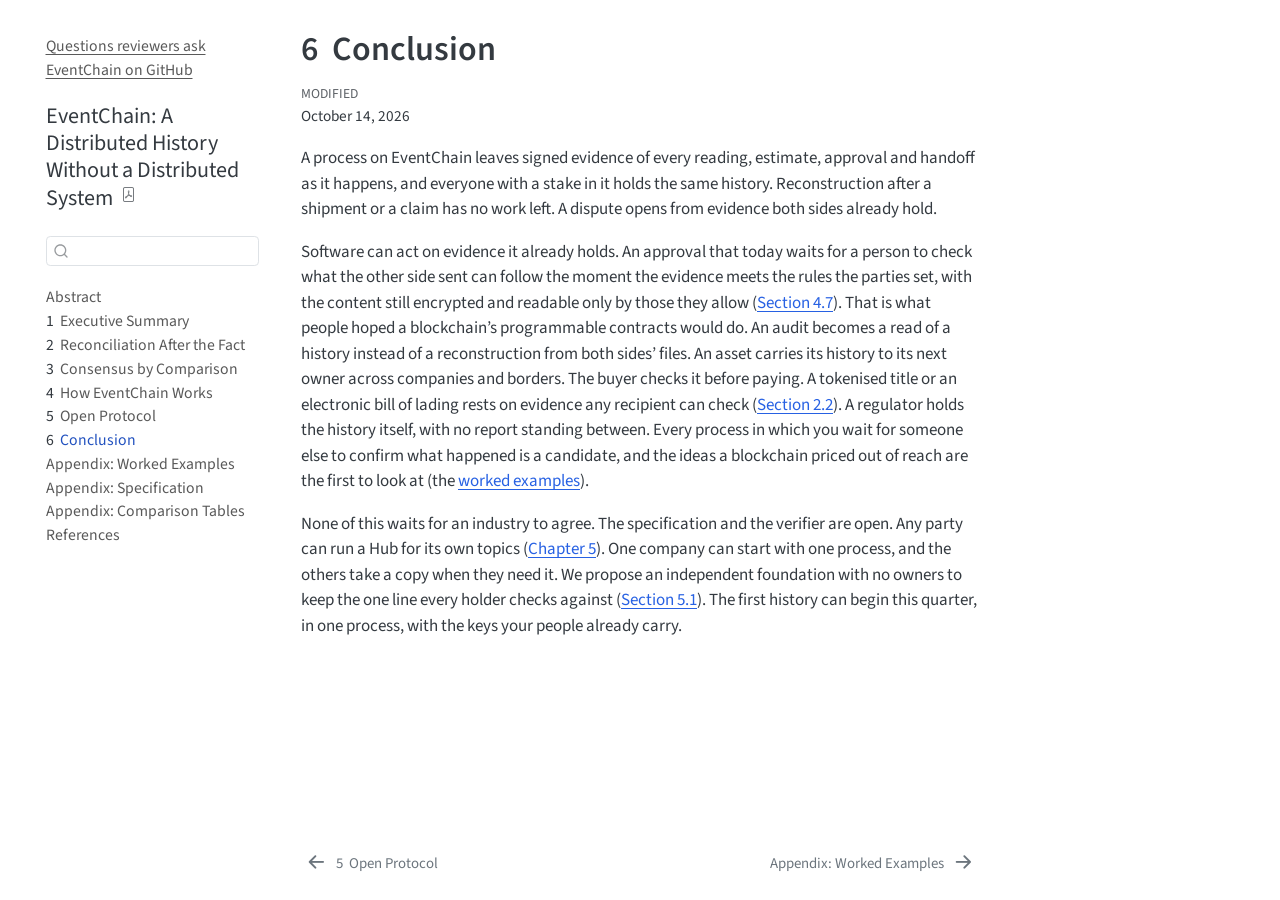
<file: conclusion.html>
<!DOCTYPE html>
<html xmlns="http://www.w3.org/1999/xhtml" lang="en" xml:lang="en"><head>

<meta charset="utf-8">
<meta name="generator" content="quarto-1.9.37">

<meta name="viewport" content="width=device-width, initial-scale=1.0, user-scalable=yes">

<meta name="description" content="EventChain exists to give every party to a process the certainty that all of them hold the same history, at the speed and cost of a message queue. Every reading, estimate, approval and handoff is signed with a personal key as it is made. A payment or an approval follows the evidence the moment it arrives, because the other side already holds it. Nothing waits for reconciliation.">

<title>6&nbsp; Conclusion – EventChain: A Distributed History Without a Distributed System</title>
<style>
/* Default styles provided by pandoc.
** See https://pandoc.org/MANUAL.html#variables-for-html for config info.
*/
code{white-space: pre-wrap;}
span.smallcaps{font-variant: small-caps;}
div.columns{display: flex; gap: min(4vw, 1.5em);}
div.column{flex: auto; overflow-x: auto;}
div.hanging-indent{margin-left: 1.5em; text-indent: -1.5em;}
ul.task-list{list-style: none;}
ul.task-list li input[type="checkbox"] {
  width: 0.8em;
  margin: 0 0.8em 0.2em -1em; /* quarto-specific, see https://github.com/quarto-dev/quarto-cli/issues/4556 */ 
  vertical-align: middle;
}
</style>


<script src="site_libs/quarto-nav/quarto-nav.js"></script>
<script src="site_libs/quarto-nav/headroom.min.js"></script>
<script src="site_libs/clipboard/clipboard.min.js"></script>
<script src="site_libs/quarto-search/autocomplete.umd.js"></script>
<script src="site_libs/quarto-search/fuse.min.js"></script>
<script src="site_libs/quarto-search/quarto-search.js"></script>
<meta name="quarto:offset" content="./">
<link href="./use-cases.html" rel="next">
<link href="./open-protocol.html" rel="prev">
<script src="site_libs/quarto-html/quarto.js" type="module"></script>
<script src="site_libs/quarto-html/tabsets/tabsets.js" type="module"></script>
<script src="site_libs/quarto-html/popper.min.js"></script>
<script src="site_libs/quarto-html/tippy.umd.min.js"></script>
<script src="site_libs/quarto-html/anchor.min.js"></script>
<link href="site_libs/quarto-html/tippy.css" rel="stylesheet">
<link href="site_libs/quarto-html/quarto-syntax-highlighting-7f8f88aac4f3542376d5c11b86a4c14d.css" rel="stylesheet" id="quarto-text-highlighting-styles">
<script src="site_libs/bootstrap/bootstrap.min.js"></script>
<link href="site_libs/bootstrap/bootstrap-icons.css" rel="stylesheet">
<link href="site_libs/bootstrap/bootstrap-5ccb035bea26c1e21f80f44cf7c27909.min.css" rel="stylesheet" append-hash="true" id="quarto-bootstrap" data-mode="light">
<script id="quarto-search-options" type="application/json">{
  "location": "sidebar",
  "copy-button": false,
  "collapse-after": 3,
  "panel-placement": "start",
  "type": "textbox",
  "limit": 50,
  "keyboard-shortcut": [
    "f",
    "/",
    "s"
  ],
  "show-item-context": false,
  "language": {
    "search-no-results-text": "No results",
    "search-matching-documents-text": "matching documents",
    "search-copy-link-title": "Copy link to search",
    "search-hide-matches-text": "Hide additional matches",
    "search-more-match-text": "more match in this document",
    "search-more-matches-text": "more matches in this document",
    "search-clear-button-title": "Clear",
    "search-text-placeholder": "",
    "search-detached-cancel-button-title": "Cancel",
    "search-submit-button-title": "Submit",
    "search-label": "Search"
  }
}</script>
<link rel="describedby" href="https://eventchain-protocol.github.io/llms.txt">
<meta property="og:type" content="article">
<meta property="article:author" content="Raam Roche">
<meta property="article:published_time" content="2026-05-01">
<meta property="article:modified_time" content="2026-10-14">


<link rel="stylesheet" href="visuals.css">
<meta property="og:title" content="6&nbsp; Conclusion – EventChain: A Distributed History Without a Distributed System">
<meta property="og:description" content="EventChain exists to give every party to a process the certainty that all of them hold the same history, at the speed and cost of a message queue. Every reading, estimate, approval and handoff is signed with a personal key as it is made. A payment or an approval follows the evidence the moment it arrives, because the other side already holds it. Nothing waits for reconciliation.">
<meta property="og:image" content="https://eventchain-protocol.github.io/visuals/og-image.png">
<meta property="og:site_name" content="EventChain: A Distributed History Without a Distributed System">
<meta property="og:image:height" content="630">
<meta property="og:image:width" content="1200">
</head>

<body class="nav-sidebar floating quarto-light">

<div id="quarto-search-results"></div>
  <header id="quarto-header" class="headroom fixed-top">
  <nav class="quarto-secondary-nav">
    <div class="container-fluid d-flex">
      <button type="button" class="quarto-btn-toggle btn" data-bs-toggle="collapse" role="button" data-bs-target=".quarto-sidebar-collapse-item" aria-controls="quarto-sidebar" aria-expanded="false" aria-label="Toggle sidebar navigation" onclick="if (window.quartoToggleHeadroom) { window.quartoToggleHeadroom(); }">
        <i class="bi bi-layout-text-sidebar-reverse"></i>
      </button>
        <nav class="quarto-page-breadcrumbs" aria-label="breadcrumb"><ol class="breadcrumb"><li class="breadcrumb-item"><a href="./conclusion.html"><span class="chapter-number">6</span>&nbsp; <span class="chapter-title">Conclusion</span></a></li></ol></nav>
        <a class="flex-grow-1" role="navigation" data-bs-toggle="collapse" data-bs-target=".quarto-sidebar-collapse-item" aria-controls="quarto-sidebar" aria-expanded="false" aria-label="Toggle sidebar navigation" onclick="if (window.quartoToggleHeadroom) { window.quartoToggleHeadroom(); }">      
        </a>
      <button type="button" class="btn quarto-search-button" aria-label="Search" onclick="window.quartoOpenSearch();">
        <i class="bi bi-search"></i>
      </button>
    </div>
  </nav>
</header>
<!-- content -->
<div id="quarto-content" class="quarto-container page-columns page-rows-contents page-layout-article">
<!-- sidebar -->
  <nav id="quarto-sidebar" class="sidebar collapse collapse-horizontal quarto-sidebar-collapse-item sidebar-navigation floating overflow-auto"><div class="quarto-sidebar-header"><div class="sidebar-header-item">
<p><a href="https://eventchain-protocol.github.io/llms.txt">Questions reviewers ask</a></p>
<p><a href="https://github.com/eventchain-protocol/eventchain">EventChain on GitHub</a></p>
</div></div>
    <div class="pt-lg-2 mt-2 text-left sidebar-header">
    <div class="sidebar-title mb-0 py-0">
      <a href="./">EventChain: A Distributed History Without a Distributed System</a> 
        <div class="sidebar-tools-main">
    <a href="./EventChain--A-Distributed-History-Without-a-Distributed-System.pdf" title="Download PDF" class="quarto-navigation-tool px-1" aria-label="Download PDF"><i class="bi bi-file-pdf"></i></a>
</div>
    </div>
      </div>
        <div class="mt-2 flex-shrink-0 align-items-center">
        <div class="sidebar-search">
        <div id="quarto-search" class="" title="Search"></div>
        </div>
        </div>
    <div class="sidebar-menu-container"> 
    <ul class="list-unstyled mt-1">
        <li class="sidebar-item">
  <div class="sidebar-item-container"> 
  <a href="./index.html" class="sidebar-item-text sidebar-link">
 <span class="menu-text">Abstract</span></a>
  </div>
</li>
        <li class="sidebar-item">
  <div class="sidebar-item-container"> 
  <a href="./executive-summary.html" class="sidebar-item-text sidebar-link">
 <span class="menu-text"><span class="chapter-number">1</span>&nbsp; <span class="chapter-title">Executive Summary</span></span></a>
  </div>
</li>
        <li class="sidebar-item">
  <div class="sidebar-item-container"> 
  <a href="./the-provenance-problem.html" class="sidebar-item-text sidebar-link">
 <span class="menu-text"><span class="chapter-number">2</span>&nbsp; <span class="chapter-title">Reconciliation After the Fact</span></span></a>
  </div>
</li>
        <li class="sidebar-item">
  <div class="sidebar-item-container"> 
  <a href="./consensus-by-comparison.html" class="sidebar-item-text sidebar-link">
 <span class="menu-text"><span class="chapter-number">3</span>&nbsp; <span class="chapter-title">Consensus by Comparison</span></span></a>
  </div>
</li>
        <li class="sidebar-item">
  <div class="sidebar-item-container"> 
  <a href="./how-it-works.html" class="sidebar-item-text sidebar-link">
 <span class="menu-text"><span class="chapter-number">4</span>&nbsp; <span class="chapter-title">How EventChain Works</span></span></a>
  </div>
</li>
        <li class="sidebar-item">
  <div class="sidebar-item-container"> 
  <a href="./open-protocol.html" class="sidebar-item-text sidebar-link">
 <span class="menu-text"><span class="chapter-number">5</span>&nbsp; <span class="chapter-title">Open Protocol</span></span></a>
  </div>
</li>
        <li class="sidebar-item">
  <div class="sidebar-item-container"> 
  <a href="./conclusion.html" class="sidebar-item-text sidebar-link active">
 <span class="menu-text"><span class="chapter-number">6</span>&nbsp; <span class="chapter-title">Conclusion</span></span></a>
  </div>
</li>
        <li class="sidebar-item">
  <div class="sidebar-item-container"> 
  <a href="./use-cases.html" class="sidebar-item-text sidebar-link">
 <span class="menu-text">Appendix: Worked Examples</span></a>
  </div>
</li>
        <li class="sidebar-item">
  <div class="sidebar-item-container"> 
  <a href="./appendix-specification.html" class="sidebar-item-text sidebar-link">
 <span class="menu-text">Appendix: Specification</span></a>
  </div>
</li>
        <li class="sidebar-item">
  <div class="sidebar-item-container"> 
  <a href="./appendix-standards-positioning.html" class="sidebar-item-text sidebar-link">
 <span class="menu-text">Appendix: Comparison Tables</span></a>
  </div>
</li>
        <li class="sidebar-item">
  <div class="sidebar-item-container"> 
  <a href="./references.html" class="sidebar-item-text sidebar-link">
 <span class="menu-text">References</span></a>
  </div>
</li>
    </ul>
    </div>
</nav>
<div id="quarto-sidebar-glass" class="quarto-sidebar-collapse-item" data-bs-toggle="collapse" data-bs-target=".quarto-sidebar-collapse-item"></div>
<!-- margin-sidebar -->
    <div id="quarto-margin-sidebar" class="sidebar margin-sidebar zindex-bottom">
        
    </div>
<!-- main -->
<main class="content" id="quarto-document-content">

<header id="title-block-header" class="quarto-title-block default">
<div class="quarto-title">
<h1 class="title"><span id="sec-conclusion" class="quarto-section-identifier"><span class="chapter-number">6</span>&nbsp; <span class="chapter-title">Conclusion</span></span></h1>
</div>



<div class="quarto-title-meta">

    
  
    <div>
    <div class="quarto-title-meta-heading">Modified</div>
    <div class="quarto-title-meta-contents">
      <p class="date-modified">October 14, 2026</p>
    </div>
  </div>
    
  </div>
  


</header>


<p>A process on EventChain leaves signed evidence of every reading, estimate, approval and handoff as it happens, and everyone with a stake in it holds the same history. Reconstruction after a shipment or a claim has no work left. A dispute opens from evidence both sides already hold.</p>
<p>Software can act on evidence it already holds. An approval that today waits for a person to check what the other side sent can follow the moment the evidence meets the rules the parties set, with the content still encrypted and readable only by those they allow (<a href="how-it-works.html#sec-rbac" class="quarto-xref"><span>Section 4.7</span></a>). That is what people hoped a blockchain’s programmable contracts would do. An audit becomes a read of a history instead of a reconstruction from both sides’ files. An asset carries its history to its next owner across companies and borders. The buyer checks it before paying. A tokenised title or an electronic bill of lading rests on evidence any recipient can check (<a href="the-provenance-problem.html#sec-why-now" class="quarto-xref"><span>Section 2.2</span></a>). A regulator holds the history itself, with no report standing between. Every process in which you wait for someone else to confirm what happened is a candidate, and the ideas a blockchain priced out of reach are the first to look at (the <a href="./use-cases.html#sec-use-cases">worked examples</a>).</p>
<p>None of this waits for an industry to agree. The specification and the verifier are open. Any party can run a Hub for its own topics (<a href="open-protocol.html" class="quarto-xref"><span>Chapter 5</span></a>). One company can start with one process, and the others take a copy when they need it. We propose an independent foundation with no owners to keep the one line every holder checks against (<a href="open-protocol.html#sec-stewardship" class="quarto-xref"><span>Section 5.1</span></a>). The first history can begin this quarter, in one process, with the keys your people already carry.</p>



</main> <!-- /main -->
<script id="quarto-html-after-body" type="application/javascript">
  window.document.addEventListener("DOMContentLoaded", function (event) {
    const icon = "";
    const anchorJS = new window.AnchorJS();
    anchorJS.options = {
      placement: 'right',
      icon: icon
    };
    anchorJS.add('.anchored');
    const isCodeAnnotation = (el) => {
      for (const clz of el.classList) {
        if (clz.startsWith('code-annotation-')) {                     
          return true;
        }
      }
      return false;
    }
    const onCopySuccess = function(e) {
      // button target
      const button = e.trigger;
      // don't keep focus
      button.blur();
      // flash "checked"
      button.classList.add('code-copy-button-checked');
      var currentTitle = button.getAttribute("title");
      button.setAttribute("title", "Copied!");
      let tooltip;
      if (window.bootstrap) {
        button.setAttribute("data-bs-toggle", "tooltip");
        button.setAttribute("data-bs-placement", "left");
        button.setAttribute("data-bs-title", "Copied!");
        tooltip = new bootstrap.Tooltip(button, 
          { trigger: "manual", 
            customClass: "code-copy-button-tooltip",
            offset: [0, -8]});
        tooltip.show();    
      }
      setTimeout(function() {
        if (tooltip) {
          tooltip.hide();
          button.removeAttribute("data-bs-title");
          button.removeAttribute("data-bs-toggle");
          button.removeAttribute("data-bs-placement");
        }
        button.setAttribute("title", currentTitle);
        button.classList.remove('code-copy-button-checked');
      }, 1000);
      // clear code selection
      e.clearSelection();
    }
    const getTextToCopy = function(trigger) {
      const outerScaffold = trigger.parentElement.cloneNode(true);
      const codeEl = outerScaffold.querySelector('code');
      for (const childEl of codeEl.children) {
        if (isCodeAnnotation(childEl)) {
          childEl.remove();
        }
      }
      return codeEl.innerText;
    }
    const clipboard = new window.ClipboardJS('.code-copy-button:not([data-in-quarto-modal])', {
      text: getTextToCopy
    });
    clipboard.on('success', onCopySuccess);
    if (window.document.getElementById('quarto-embedded-source-code-modal')) {
      const clipboardModal = new window.ClipboardJS('.code-copy-button[data-in-quarto-modal]', {
        text: getTextToCopy,
        container: window.document.getElementById('quarto-embedded-source-code-modal')
      });
      clipboardModal.on('success', onCopySuccess);
    }
      var localhostRegex = new RegExp(/^(?:http|https):\/\/localhost\:?[0-9]*\//);
      var mailtoRegex = new RegExp(/^mailto:/);
        var filterRegex = new RegExp("https:\/\/eventchain-protocol\.github\.io\/");
      var isInternal = (href) => {
          return filterRegex.test(href) || localhostRegex.test(href) || mailtoRegex.test(href);
      }
      // Inspect non-navigation links and adorn them if external
     var links = window.document.querySelectorAll('a[href]:not(.nav-link):not(.navbar-brand):not(.toc-action):not(.sidebar-link):not(.sidebar-item-toggle):not(.pagination-link):not(.no-external):not([aria-hidden]):not(.dropdown-item):not(.quarto-navigation-tool):not(.about-link)');
      for (var i=0; i<links.length; i++) {
        const link = links[i];
        if (!isInternal(link.href)) {
          // undo the damage that might have been done by quarto-nav.js in the case of
          // links that we want to consider external
          if (link.dataset.originalHref !== undefined) {
            link.href = link.dataset.originalHref;
          }
        }
      }
    function tippyHover(el, contentFn, onTriggerFn, onUntriggerFn) {
      const config = {
        allowHTML: true,
        maxWidth: 500,
        delay: 100,
        arrow: false,
        appendTo: function(el) {
            return el.parentElement;
        },
        interactive: true,
        interactiveBorder: 10,
        theme: 'quarto',
        placement: 'bottom-start',
      };
      if (contentFn) {
        config.content = contentFn;
      }
      if (onTriggerFn) {
        config.onTrigger = onTriggerFn;
      }
      if (onUntriggerFn) {
        config.onUntrigger = onUntriggerFn;
      }
      window.tippy(el, config); 
    }
    const noterefs = window.document.querySelectorAll('a[role="doc-noteref"]');
    for (var i=0; i<noterefs.length; i++) {
      const ref = noterefs[i];
      tippyHover(ref, function() {
        // use id or data attribute instead here
        let href = ref.getAttribute('data-footnote-href') || ref.getAttribute('href');
        try { href = new URL(href).hash; } catch {}
        const id = href.replace(/^#\/?/, "");
        const note = window.document.getElementById(id);
        if (note) {
          return note.innerHTML;
        } else {
          return "";
        }
      });
    }
    const xrefs = window.document.querySelectorAll('a.quarto-xref');
    const processXRef = (id, note) => {
      // Strip column container classes
      const stripColumnClz = (el) => {
        el.classList.remove("page-full", "page-columns");
        if (el.children) {
          for (const child of el.children) {
            stripColumnClz(child);
          }
        }
      }
      stripColumnClz(note)
      if (id === null || id.startsWith('sec-')) {
        // Special case sections, only their first couple elements
        const container = document.createElement("div");
        if (note.children && note.children.length > 2) {
          container.appendChild(note.children[0].cloneNode(true));
          for (let i = 1; i < note.children.length; i++) {
            const child = note.children[i];
            if (child.tagName === "P" && child.innerText === "") {
              continue;
            } else {
              container.appendChild(child.cloneNode(true));
              break;
            }
          }
          if (window.Quarto?.typesetMath) {
            window.Quarto.typesetMath(container);
          }
          return container.innerHTML
        } else {
          if (window.Quarto?.typesetMath) {
            window.Quarto.typesetMath(note);
          }
          return note.innerHTML;
        }
      } else {
        // Remove any anchor links if they are present
        const anchorLink = note.querySelector('a.anchorjs-link');
        if (anchorLink) {
          anchorLink.remove();
        }
        if (window.Quarto?.typesetMath) {
          window.Quarto.typesetMath(note);
        }
        if (note.classList.contains("callout")) {
          return note.outerHTML;
        } else {
          return note.innerHTML;
        }
      }
    }
    for (var i=0; i<xrefs.length; i++) {
      const xref = xrefs[i];
      tippyHover(xref, undefined, function(instance) {
        instance.disable();
        let url = xref.getAttribute('href');
        let hash = undefined; 
        if (url.startsWith('#')) {
          hash = url;
        } else {
          try { hash = new URL(url).hash; } catch {}
        }
        if (hash) {
          const id = hash.replace(/^#\/?/, "");
          const note = window.document.getElementById(id);
          if (note !== null) {
            try {
              const html = processXRef(id, note.cloneNode(true));
              instance.setContent(html);
            } finally {
              instance.enable();
              instance.show();
            }
          } else {
            // See if we can fetch this
            fetch(url.split('#')[0])
            .then(res => res.text())
            .then(html => {
              const parser = new DOMParser();
              const htmlDoc = parser.parseFromString(html, "text/html");
              const note = htmlDoc.getElementById(id);
              if (note !== null) {
                const html = processXRef(id, note);
                instance.setContent(html);
              } 
            }).finally(() => {
              instance.enable();
              instance.show();
            });
          }
        } else {
          // See if we can fetch a full url (with no hash to target)
          // This is a special case and we should probably do some content thinning / targeting
          fetch(url)
          .then(res => res.text())
          .then(html => {
            const parser = new DOMParser();
            const htmlDoc = parser.parseFromString(html, "text/html");
            const note = htmlDoc.querySelector('main.content');
            if (note !== null) {
              // This should only happen for chapter cross references
              // (since there is no id in the URL)
              // remove the first header
              if (note.children.length > 0 && note.children[0].tagName === "HEADER") {
                note.children[0].remove();
              }
              const html = processXRef(null, note);
              instance.setContent(html);
            } 
          }).finally(() => {
            instance.enable();
            instance.show();
          });
        }
      }, function(instance) {
      });
    }
        let selectedAnnoteEl;
        const selectorForAnnotation = ( cell, annotation) => {
          let cellAttr = 'data-code-cell="' + cell + '"';
          let lineAttr = 'data-code-annotation="' +  annotation + '"';
          const selector = 'span[' + cellAttr + '][' + lineAttr + ']';
          return selector;
        }
        const selectCodeLines = (annoteEl) => {
          const doc = window.document;
          const targetCell = annoteEl.getAttribute("data-target-cell");
          const targetAnnotation = annoteEl.getAttribute("data-target-annotation");
          const annoteSpan = window.document.querySelector(selectorForAnnotation(targetCell, targetAnnotation));
          const lines = annoteSpan.getAttribute("data-code-lines").split(",");
          const lineIds = lines.map((line) => {
            return targetCell + "-" + line;
          })
          let top = null;
          let height = null;
          let parent = null;
          if (lineIds.length > 0) {
              //compute the position of the single el (top and bottom and make a div)
              const el = window.document.getElementById(lineIds[0]);
              top = el.offsetTop;
              height = el.offsetHeight;
              parent = el.parentElement.parentElement;
            if (lineIds.length > 1) {
              const lastEl = window.document.getElementById(lineIds[lineIds.length - 1]);
              const bottom = lastEl.offsetTop + lastEl.offsetHeight;
              height = bottom - top;
            }
            if (top !== null && height !== null && parent !== null) {
              // cook up a div (if necessary) and position it 
              let div = window.document.getElementById("code-annotation-line-highlight");
              if (div === null) {
                div = window.document.createElement("div");
                div.setAttribute("id", "code-annotation-line-highlight");
                div.style.position = 'absolute';
                parent.appendChild(div);
              }
              div.style.top = top - 2 + "px";
              div.style.height = height + 4 + "px";
              div.style.left = 0;
              let gutterDiv = window.document.getElementById("code-annotation-line-highlight-gutter");
              if (gutterDiv === null) {
                gutterDiv = window.document.createElement("div");
                gutterDiv.setAttribute("id", "code-annotation-line-highlight-gutter");
                gutterDiv.style.position = 'absolute';
                const codeCell = window.document.getElementById(targetCell);
                const gutter = codeCell.querySelector('.code-annotation-gutter');
                gutter.appendChild(gutterDiv);
              }
              gutterDiv.style.top = top - 2 + "px";
              gutterDiv.style.height = height + 4 + "px";
            }
            selectedAnnoteEl = annoteEl;
          }
        };
        const unselectCodeLines = () => {
          const elementsIds = ["code-annotation-line-highlight", "code-annotation-line-highlight-gutter"];
          elementsIds.forEach((elId) => {
            const div = window.document.getElementById(elId);
            if (div) {
              div.remove();
            }
          });
          selectedAnnoteEl = undefined;
        };
          // Handle positioning of the toggle
      window.addEventListener(
        "resize",
        throttle(() => {
          elRect = undefined;
          if (selectedAnnoteEl) {
            selectCodeLines(selectedAnnoteEl);
          }
        }, 10)
      );
      function throttle(fn, ms) {
      let throttle = false;
      let timer;
        return (...args) => {
          if(!throttle) { // first call gets through
              fn.apply(this, args);
              throttle = true;
          } else { // all the others get throttled
              if(timer) clearTimeout(timer); // cancel #2
              timer = setTimeout(() => {
                fn.apply(this, args);
                timer = throttle = false;
              }, ms);
          }
        };
      }
        // Attach click handler to the DT
        const annoteDls = window.document.querySelectorAll('dt[data-target-cell]');
        for (const annoteDlNode of annoteDls) {
          annoteDlNode.addEventListener('click', (event) => {
            const clickedEl = event.target;
            if (clickedEl !== selectedAnnoteEl) {
              unselectCodeLines();
              const activeEl = window.document.querySelector('dt[data-target-cell].code-annotation-active');
              if (activeEl) {
                activeEl.classList.remove('code-annotation-active');
              }
              selectCodeLines(clickedEl);
              clickedEl.classList.add('code-annotation-active');
            } else {
              // Unselect the line
              unselectCodeLines();
              clickedEl.classList.remove('code-annotation-active');
            }
          });
        }
    const findCites = (el) => {
      const parentEl = el.parentElement;
      if (parentEl) {
        const cites = parentEl.dataset.cites;
        if (cites) {
          return {
            el,
            cites: cites.split(' ')
          };
        } else {
          return findCites(el.parentElement)
        }
      } else {
        return undefined;
      }
    };
    var bibliorefs = window.document.querySelectorAll('a[role="doc-biblioref"]');
    for (var i=0; i<bibliorefs.length; i++) {
      const ref = bibliorefs[i];
      const citeInfo = findCites(ref);
      if (citeInfo) {
        tippyHover(citeInfo.el, function() {
          var popup = window.document.createElement('div');
          citeInfo.cites.forEach(function(cite) {
            var citeDiv = window.document.createElement('div');
            citeDiv.classList.add('hanging-indent');
            citeDiv.classList.add('csl-entry');
            var biblioDiv = window.document.getElementById('ref-' + cite);
            if (biblioDiv) {
              citeDiv.innerHTML = biblioDiv.innerHTML;
            }
            popup.appendChild(citeDiv);
          });
          return popup.innerHTML;
        });
      }
    }
  });
  </script>
<nav class="page-navigation">
  <div class="nav-page nav-page-previous">
      <a href="./open-protocol.html" class="pagination-link" aria-label="Open Protocol">
        <i class="bi bi-arrow-left-short"></i> <span class="nav-page-text"><span class="chapter-number">5</span>&nbsp; <span class="chapter-title">Open Protocol</span></span>
      </a>          
  </div>
  <div class="nav-page nav-page-next">
      <a href="./use-cases.html" class="pagination-link" aria-label="Appendix: Worked Examples">
        <span class="nav-page-text">Appendix: Worked Examples</span> <i class="bi bi-arrow-right-short"></i>
      </a>
  </div>
</nav>
</div> <!-- /content -->
<script src="visuals.js"></script>




</body></html>
</file>
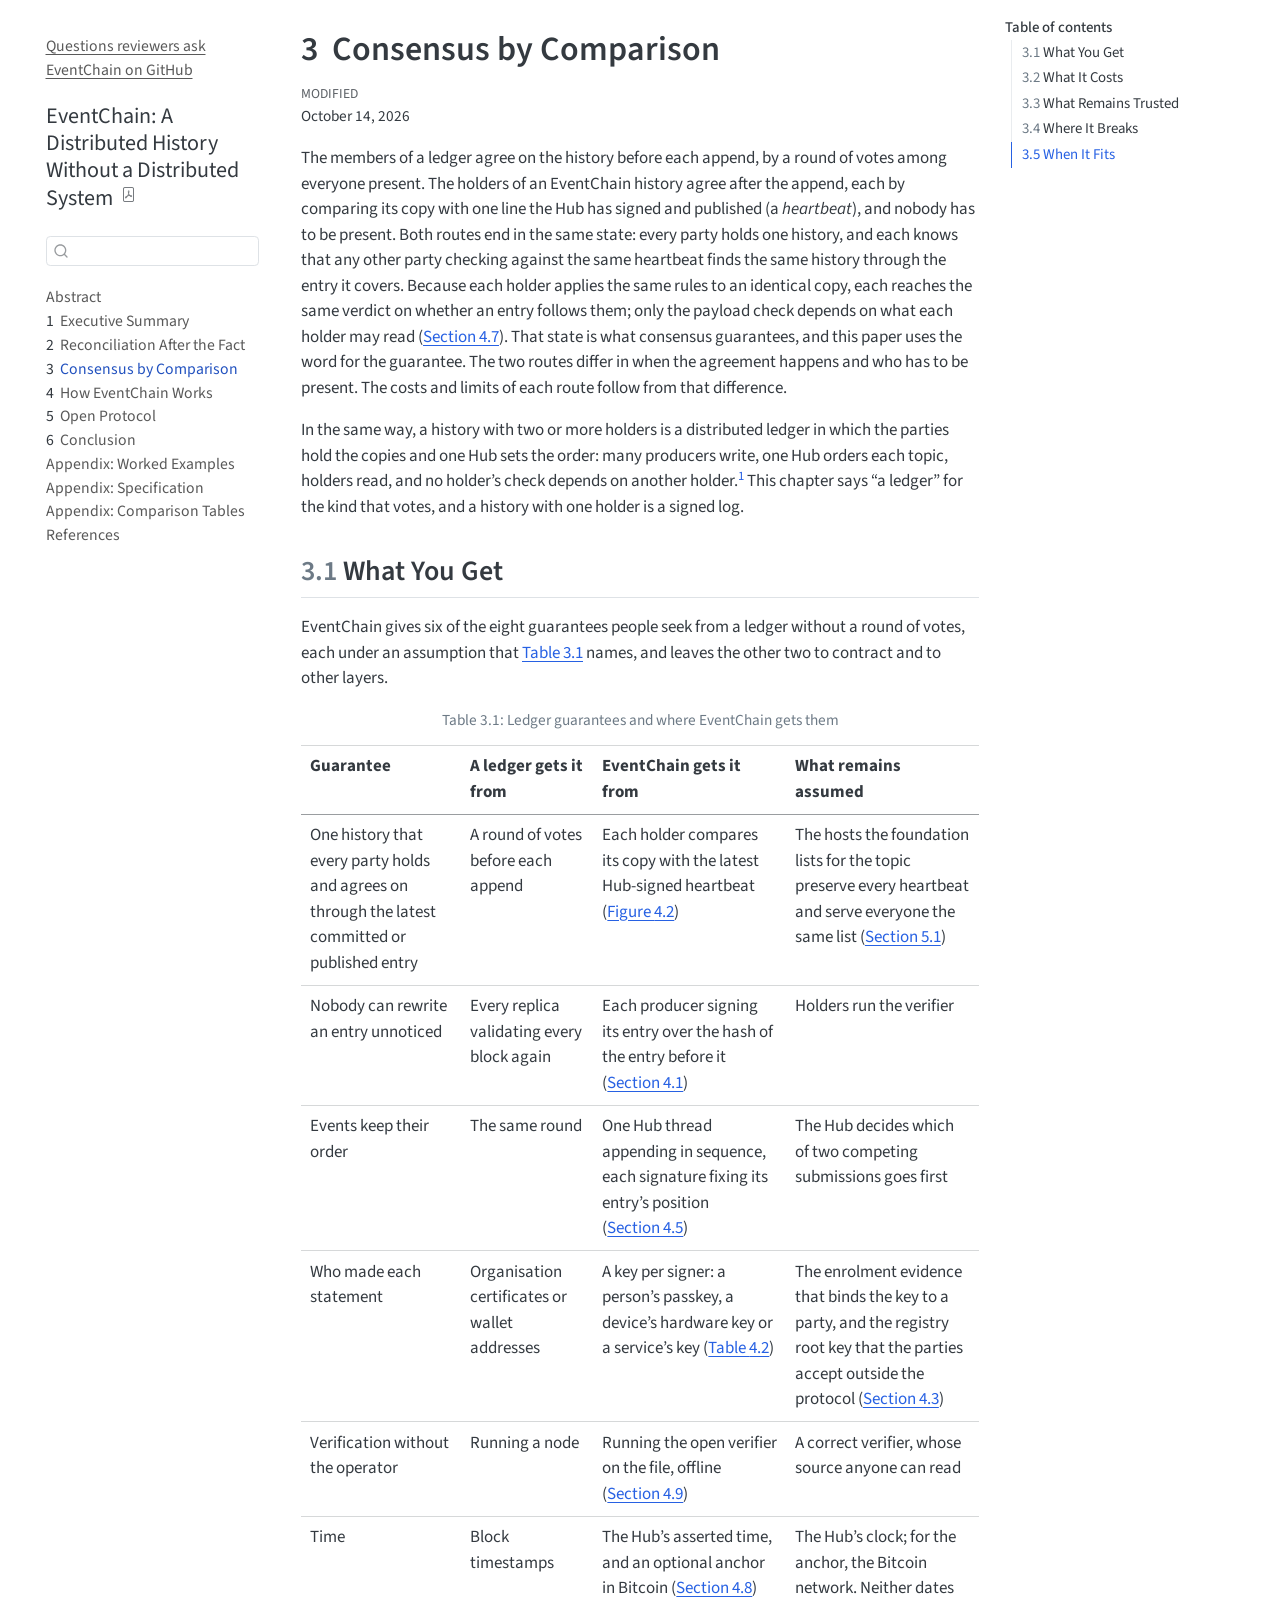
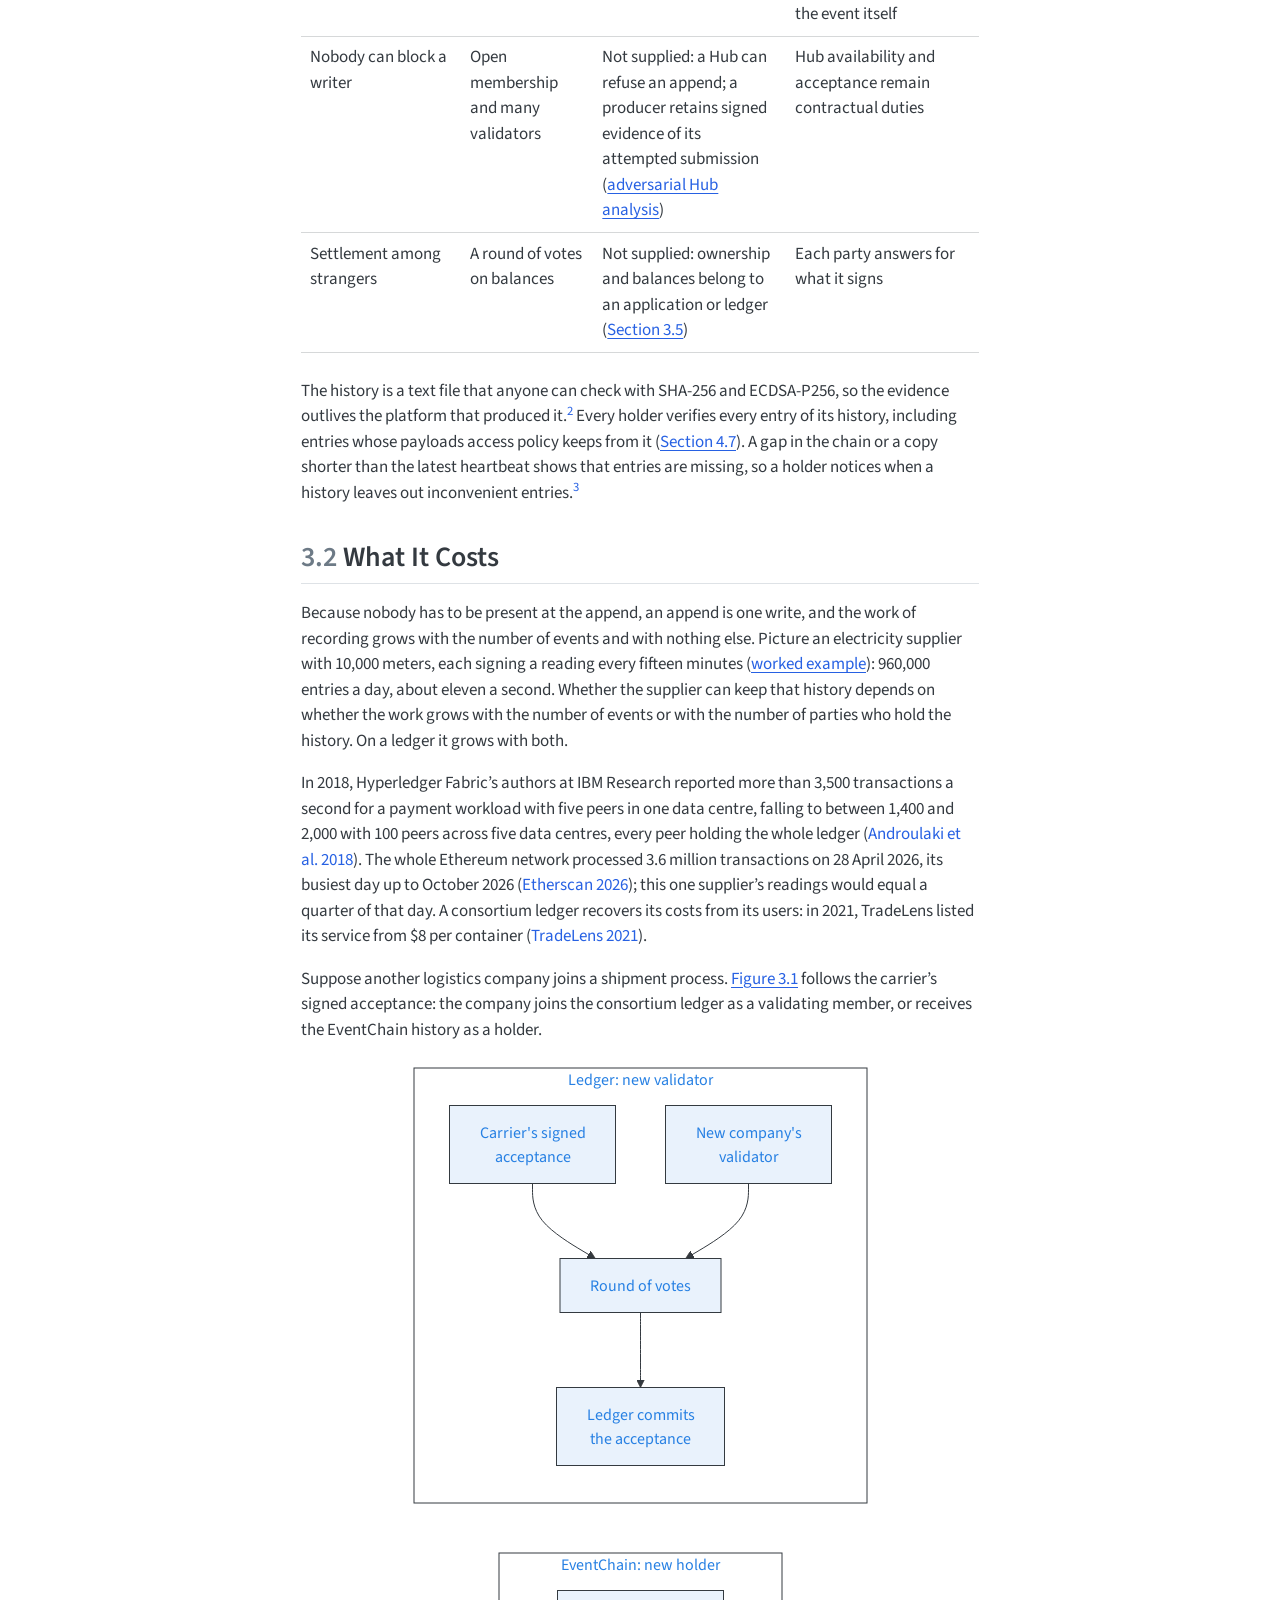
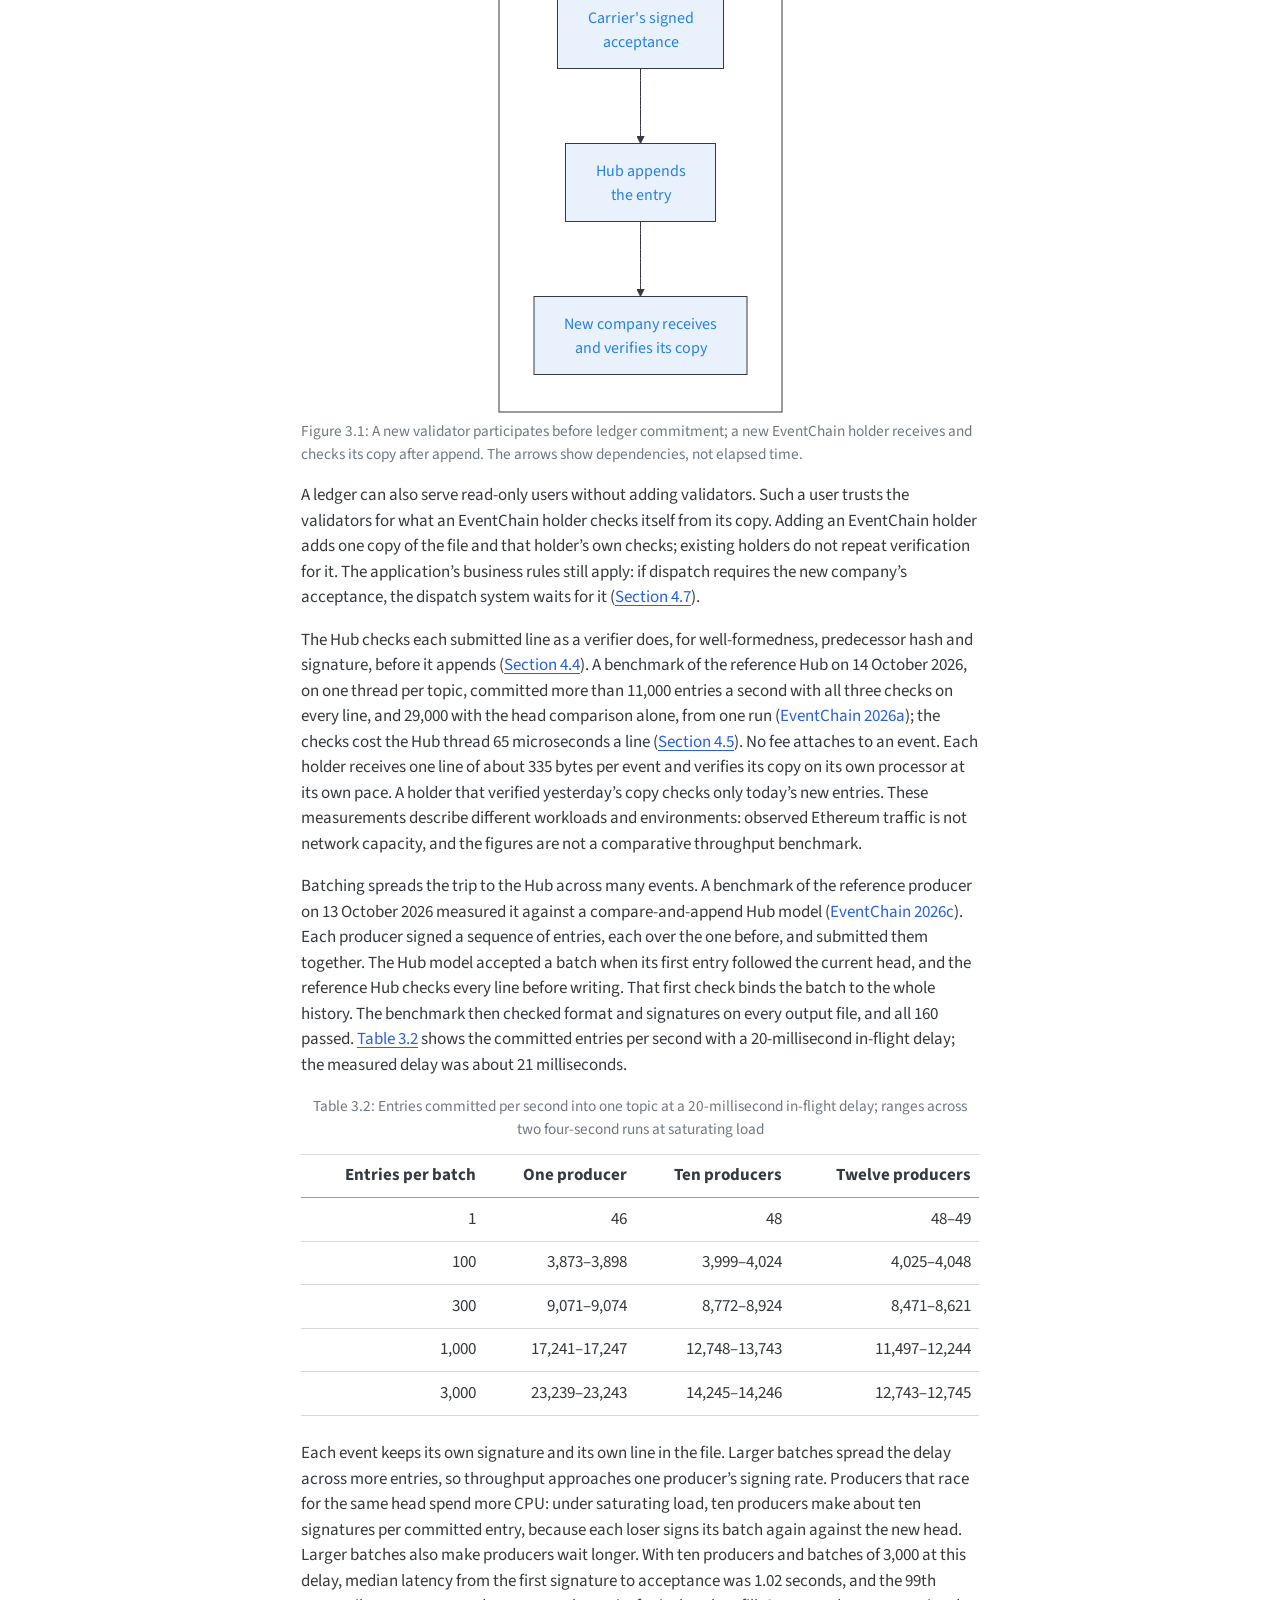
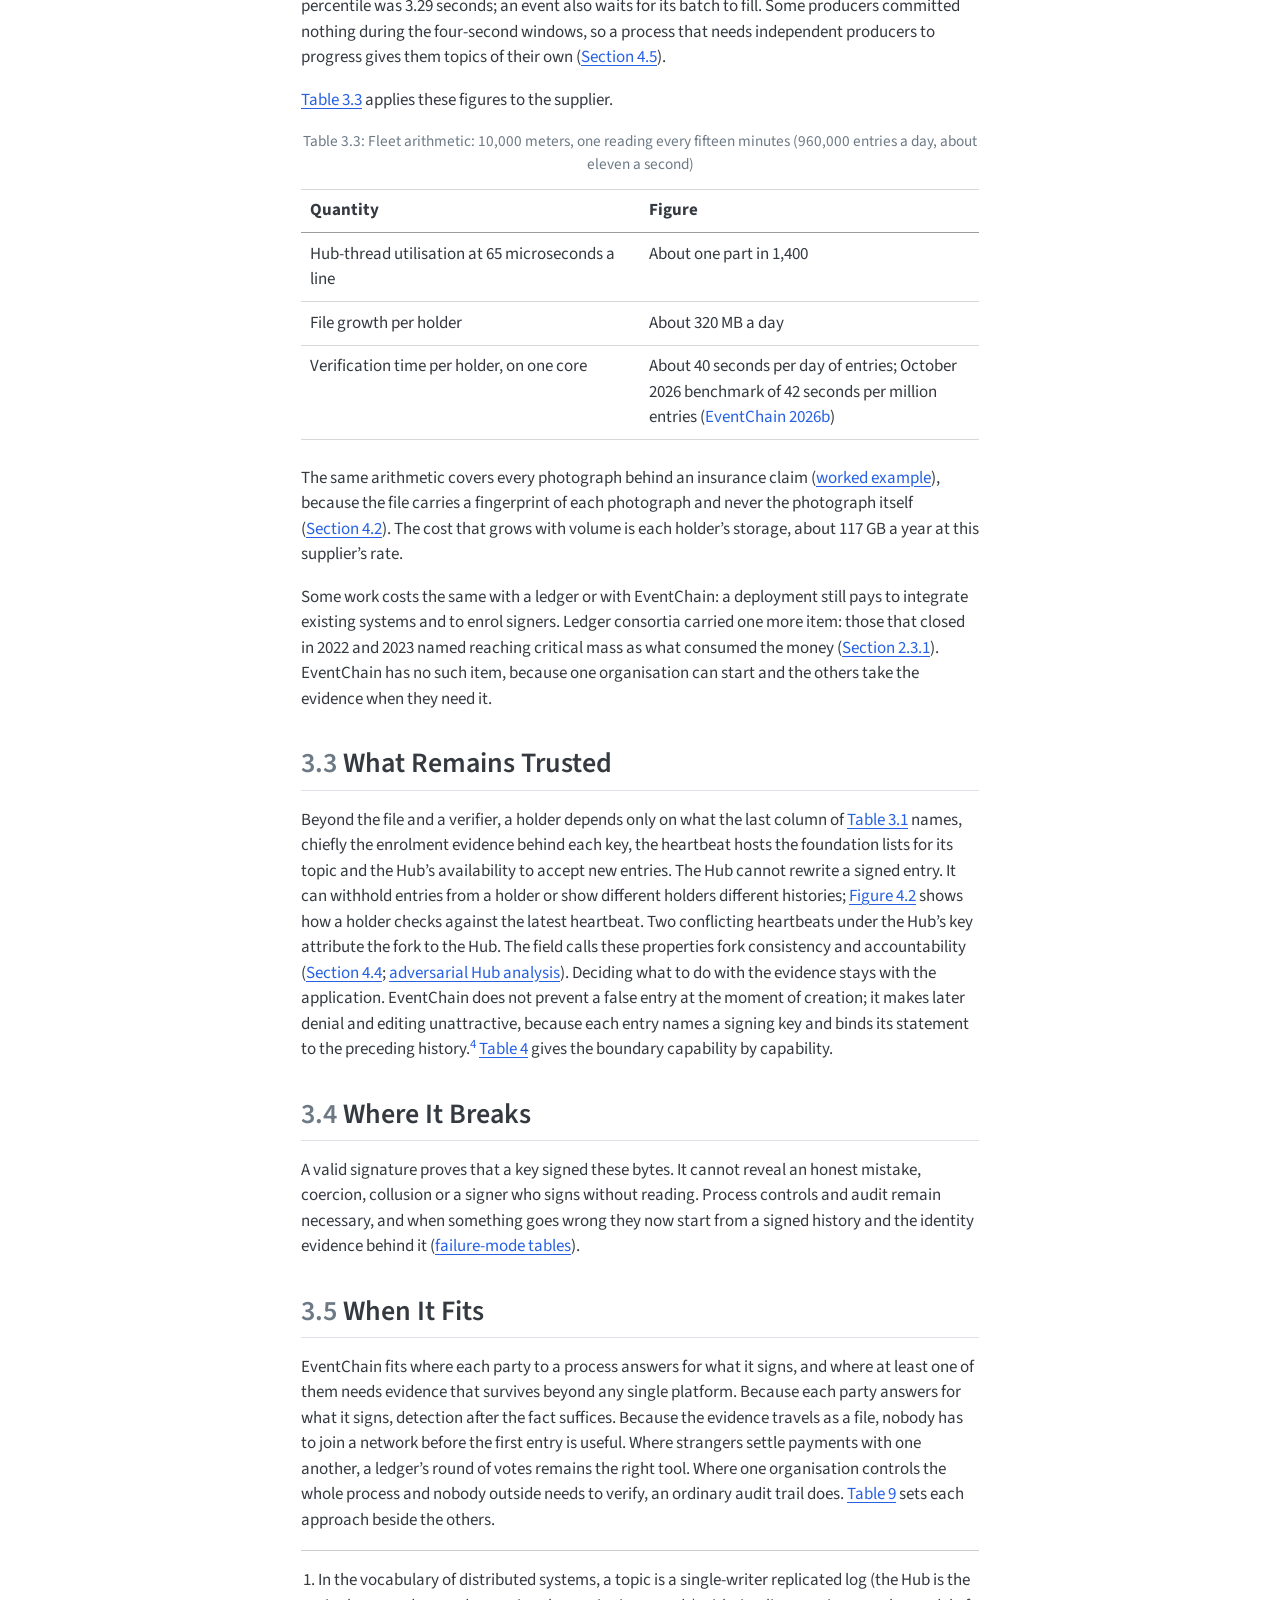
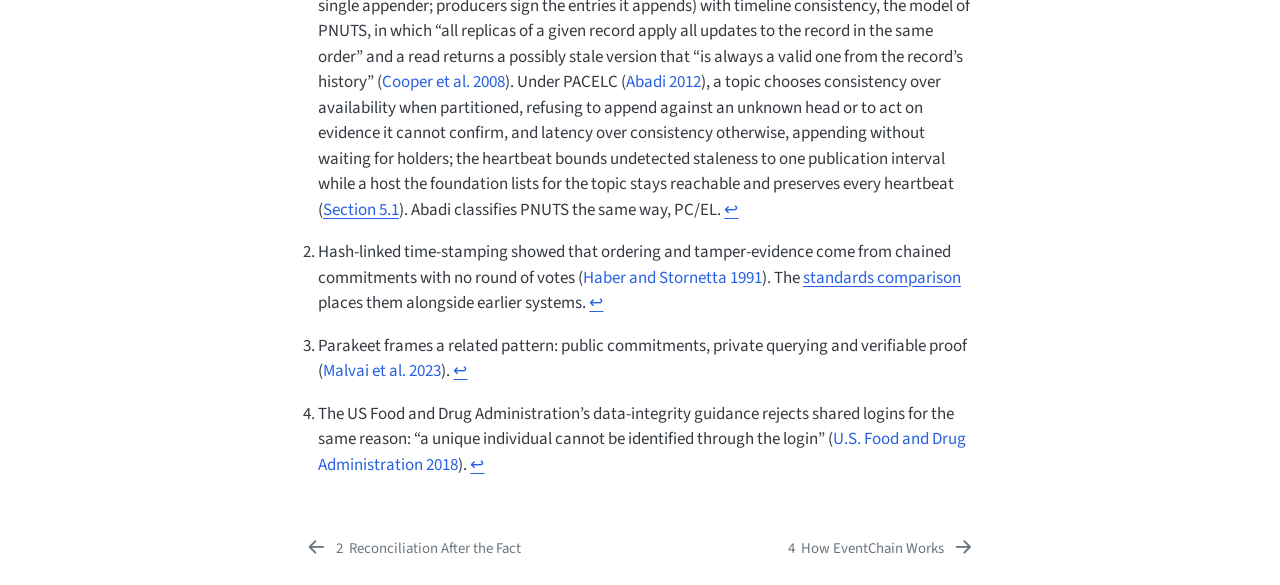
<file: consensus-by-comparison.html>
<!DOCTYPE html>
<html xmlns="http://www.w3.org/1999/xhtml" lang="en" xml:lang="en"><head>

<meta charset="utf-8">
<meta name="generator" content="quarto-1.9.37">

<meta name="viewport" content="width=device-width, initial-scale=1.0, user-scalable=yes">

<meta name="description" content="EventChain exists to give every party to a process the certainty that all of them hold the same history, at the speed and cost of a message queue. Every reading, estimate, approval and handoff is signed with a personal key as it is made. A payment or an approval follows the evidence the moment it arrives, because the other side already holds it. Nothing waits for reconciliation.">

<title>3&nbsp; Consensus by Comparison – EventChain: A Distributed History Without a Distributed System</title>
<style>
/* Default styles provided by pandoc.
** See https://pandoc.org/MANUAL.html#variables-for-html for config info.
*/
code{white-space: pre-wrap;}
span.smallcaps{font-variant: small-caps;}
div.columns{display: flex; gap: min(4vw, 1.5em);}
div.column{flex: auto; overflow-x: auto;}
div.hanging-indent{margin-left: 1.5em; text-indent: -1.5em;}
ul.task-list{list-style: none;}
ul.task-list li input[type="checkbox"] {
  width: 0.8em;
  margin: 0 0.8em 0.2em -1em; /* quarto-specific, see https://github.com/quarto-dev/quarto-cli/issues/4556 */ 
  vertical-align: middle;
}
/* CSS for citations */
div.csl-bib-body { }
div.csl-entry {
  clear: both;
}
.hanging-indent div.csl-entry {
  margin-left:2em;
  text-indent:-2em;
}
div.csl-left-margin {
  min-width:2em;
  float:left;
}
div.csl-right-inline {
  margin-left:2em;
  padding-left:1em;
}
div.csl-indent {
  margin-left: 2em;
}</style>


<script src="site_libs/quarto-nav/quarto-nav.js"></script>
<script src="site_libs/quarto-nav/headroom.min.js"></script>
<script src="site_libs/clipboard/clipboard.min.js"></script>
<script src="site_libs/quarto-search/autocomplete.umd.js"></script>
<script src="site_libs/quarto-search/fuse.min.js"></script>
<script src="site_libs/quarto-search/quarto-search.js"></script>
<meta name="quarto:offset" content="./">
<link href="./how-it-works.html" rel="next">
<link href="./the-provenance-problem.html" rel="prev">
<script src="site_libs/quarto-html/quarto.js" type="module"></script>
<script src="site_libs/quarto-html/tabsets/tabsets.js" type="module"></script>
<script src="site_libs/quarto-html/popper.min.js"></script>
<script src="site_libs/quarto-html/tippy.umd.min.js"></script>
<script src="site_libs/quarto-html/anchor.min.js"></script>
<link href="site_libs/quarto-html/tippy.css" rel="stylesheet">
<link href="site_libs/quarto-html/quarto-syntax-highlighting-7f8f88aac4f3542376d5c11b86a4c14d.css" rel="stylesheet" id="quarto-text-highlighting-styles">
<script src="site_libs/bootstrap/bootstrap.min.js"></script>
<link href="site_libs/bootstrap/bootstrap-icons.css" rel="stylesheet">
<link href="site_libs/bootstrap/bootstrap-5ccb035bea26c1e21f80f44cf7c27909.min.css" rel="stylesheet" append-hash="true" id="quarto-bootstrap" data-mode="light">
<script id="quarto-search-options" type="application/json">{
  "location": "sidebar",
  "copy-button": false,
  "collapse-after": 3,
  "panel-placement": "start",
  "type": "textbox",
  "limit": 50,
  "keyboard-shortcut": [
    "f",
    "/",
    "s"
  ],
  "show-item-context": false,
  "language": {
    "search-no-results-text": "No results",
    "search-matching-documents-text": "matching documents",
    "search-copy-link-title": "Copy link to search",
    "search-hide-matches-text": "Hide additional matches",
    "search-more-match-text": "more match in this document",
    "search-more-matches-text": "more matches in this document",
    "search-clear-button-title": "Clear",
    "search-text-placeholder": "",
    "search-detached-cancel-button-title": "Cancel",
    "search-submit-button-title": "Submit",
    "search-label": "Search"
  }
}</script>
<script src="site_libs/quarto-diagram/mermaid.min.js"></script>
<script src="site_libs/quarto-diagram/mermaid-init.js"></script>
<link href="site_libs/quarto-diagram/mermaid.css" rel="stylesheet">
<link rel="describedby" href="https://eventchain-protocol.github.io/llms.txt">
<meta property="og:type" content="article">
<meta property="article:author" content="Raam Roche">
<meta property="article:published_time" content="2026-05-01">
<meta property="article:modified_time" content="2026-10-14">


<link rel="stylesheet" href="visuals.css">
<meta property="og:title" content="3&nbsp; Consensus by Comparison – EventChain: A Distributed History Without a Distributed System">
<meta property="og:description" content="EventChain exists to give every party to a process the certainty that all of them hold the same history, at the speed and cost of a message queue. Every reading, estimate, approval and handoff is signed with a personal key as it is made. A payment or an approval follows the evidence the moment it arrives, because the other side already holds it. Nothing waits for reconciliation.">
<meta property="og:image" content="https://eventchain-protocol.github.io/visuals/og-image.png">
<meta property="og:site_name" content="EventChain: A Distributed History Without a Distributed System">
<meta property="og:image:height" content="630">
<meta property="og:image:width" content="1200">
</head>

<body class="nav-sidebar floating quarto-light">

<div id="quarto-search-results"></div>
  <header id="quarto-header" class="headroom fixed-top">
  <nav class="quarto-secondary-nav">
    <div class="container-fluid d-flex">
      <button type="button" class="quarto-btn-toggle btn" data-bs-toggle="collapse" role="button" data-bs-target=".quarto-sidebar-collapse-item" aria-controls="quarto-sidebar" aria-expanded="false" aria-label="Toggle sidebar navigation" onclick="if (window.quartoToggleHeadroom) { window.quartoToggleHeadroom(); }">
        <i class="bi bi-layout-text-sidebar-reverse"></i>
      </button>
        <nav class="quarto-page-breadcrumbs" aria-label="breadcrumb"><ol class="breadcrumb"><li class="breadcrumb-item"><a href="./consensus-by-comparison.html"><span class="chapter-number">3</span>&nbsp; <span class="chapter-title">Consensus by Comparison</span></a></li></ol></nav>
        <a class="flex-grow-1" role="navigation" data-bs-toggle="collapse" data-bs-target=".quarto-sidebar-collapse-item" aria-controls="quarto-sidebar" aria-expanded="false" aria-label="Toggle sidebar navigation" onclick="if (window.quartoToggleHeadroom) { window.quartoToggleHeadroom(); }">      
        </a>
      <button type="button" class="btn quarto-search-button" aria-label="Search" onclick="window.quartoOpenSearch();">
        <i class="bi bi-search"></i>
      </button>
    </div>
  </nav>
</header>
<!-- content -->
<div id="quarto-content" class="quarto-container page-columns page-rows-contents page-layout-article">
<!-- sidebar -->
  <nav id="quarto-sidebar" class="sidebar collapse collapse-horizontal quarto-sidebar-collapse-item sidebar-navigation floating overflow-auto"><div class="quarto-sidebar-header"><div class="sidebar-header-item">
<p><a href="https://eventchain-protocol.github.io/llms.txt">Questions reviewers ask</a></p>
<p><a href="https://github.com/eventchain-protocol/eventchain">EventChain on GitHub</a></p>
</div></div>
    <div class="pt-lg-2 mt-2 text-left sidebar-header">
    <div class="sidebar-title mb-0 py-0">
      <a href="./">EventChain: A Distributed History Without a Distributed System</a> 
        <div class="sidebar-tools-main">
    <a href="./EventChain--A-Distributed-History-Without-a-Distributed-System.pdf" title="Download PDF" class="quarto-navigation-tool px-1" aria-label="Download PDF"><i class="bi bi-file-pdf"></i></a>
</div>
    </div>
      </div>
        <div class="mt-2 flex-shrink-0 align-items-center">
        <div class="sidebar-search">
        <div id="quarto-search" class="" title="Search"></div>
        </div>
        </div>
    <div class="sidebar-menu-container"> 
    <ul class="list-unstyled mt-1">
        <li class="sidebar-item">
  <div class="sidebar-item-container"> 
  <a href="./index.html" class="sidebar-item-text sidebar-link">
 <span class="menu-text">Abstract</span></a>
  </div>
</li>
        <li class="sidebar-item">
  <div class="sidebar-item-container"> 
  <a href="./executive-summary.html" class="sidebar-item-text sidebar-link">
 <span class="menu-text"><span class="chapter-number">1</span>&nbsp; <span class="chapter-title">Executive Summary</span></span></a>
  </div>
</li>
        <li class="sidebar-item">
  <div class="sidebar-item-container"> 
  <a href="./the-provenance-problem.html" class="sidebar-item-text sidebar-link">
 <span class="menu-text"><span class="chapter-number">2</span>&nbsp; <span class="chapter-title">Reconciliation After the Fact</span></span></a>
  </div>
</li>
        <li class="sidebar-item">
  <div class="sidebar-item-container"> 
  <a href="./consensus-by-comparison.html" class="sidebar-item-text sidebar-link active">
 <span class="menu-text"><span class="chapter-number">3</span>&nbsp; <span class="chapter-title">Consensus by Comparison</span></span></a>
  </div>
</li>
        <li class="sidebar-item">
  <div class="sidebar-item-container"> 
  <a href="./how-it-works.html" class="sidebar-item-text sidebar-link">
 <span class="menu-text"><span class="chapter-number">4</span>&nbsp; <span class="chapter-title">How EventChain Works</span></span></a>
  </div>
</li>
        <li class="sidebar-item">
  <div class="sidebar-item-container"> 
  <a href="./open-protocol.html" class="sidebar-item-text sidebar-link">
 <span class="menu-text"><span class="chapter-number">5</span>&nbsp; <span class="chapter-title">Open Protocol</span></span></a>
  </div>
</li>
        <li class="sidebar-item">
  <div class="sidebar-item-container"> 
  <a href="./conclusion.html" class="sidebar-item-text sidebar-link">
 <span class="menu-text"><span class="chapter-number">6</span>&nbsp; <span class="chapter-title">Conclusion</span></span></a>
  </div>
</li>
        <li class="sidebar-item">
  <div class="sidebar-item-container"> 
  <a href="./use-cases.html" class="sidebar-item-text sidebar-link">
 <span class="menu-text">Appendix: Worked Examples</span></a>
  </div>
</li>
        <li class="sidebar-item">
  <div class="sidebar-item-container"> 
  <a href="./appendix-specification.html" class="sidebar-item-text sidebar-link">
 <span class="menu-text">Appendix: Specification</span></a>
  </div>
</li>
        <li class="sidebar-item">
  <div class="sidebar-item-container"> 
  <a href="./appendix-standards-positioning.html" class="sidebar-item-text sidebar-link">
 <span class="menu-text">Appendix: Comparison Tables</span></a>
  </div>
</li>
        <li class="sidebar-item">
  <div class="sidebar-item-container"> 
  <a href="./references.html" class="sidebar-item-text sidebar-link">
 <span class="menu-text">References</span></a>
  </div>
</li>
    </ul>
    </div>
</nav>
<div id="quarto-sidebar-glass" class="quarto-sidebar-collapse-item" data-bs-toggle="collapse" data-bs-target=".quarto-sidebar-collapse-item"></div>
<!-- margin-sidebar -->
    <div id="quarto-margin-sidebar" class="sidebar margin-sidebar">
        <nav id="TOC" role="doc-toc" class="toc-active">
    <h2 id="toc-title">Table of contents</h2>
   
  <ul>
  <li><a href="#sec-what-you-get" id="toc-sec-what-you-get" class="nav-link active" data-scroll-target="#sec-what-you-get"><span class="header-section-number">3.1</span> What You Get</a></li>
  <li><a href="#sec-what-it-costs" id="toc-sec-what-it-costs" class="nav-link" data-scroll-target="#sec-what-it-costs"><span class="header-section-number">3.2</span> What It Costs</a></li>
  <li><a href="#sec-what-remains-trusted" id="toc-sec-what-remains-trusted" class="nav-link" data-scroll-target="#sec-what-remains-trusted"><span class="header-section-number">3.3</span> What Remains Trusted</a></li>
  <li><a href="#sec-failure-modes" id="toc-sec-failure-modes" class="nav-link" data-scroll-target="#sec-failure-modes"><span class="header-section-number">3.4</span> Where It Breaks</a></li>
  <li><a href="#sec-choosing-approach" id="toc-sec-choosing-approach" class="nav-link" data-scroll-target="#sec-choosing-approach"><span class="header-section-number">3.5</span> When It Fits</a></li>
  </ul>
</nav>
    </div>
<!-- main -->
<main class="content" id="quarto-document-content">

<header id="title-block-header" class="quarto-title-block default">
<div class="quarto-title">
<h1 class="title"><span id="sec-consensus-by-comparison" class="quarto-section-identifier"><span class="chapter-number">3</span>&nbsp; <span class="chapter-title">Consensus by Comparison</span></span></h1>
</div>



<div class="quarto-title-meta">

    
  
    <div>
    <div class="quarto-title-meta-heading">Modified</div>
    <div class="quarto-title-meta-contents">
      <p class="date-modified">October 14, 2026</p>
    </div>
  </div>
    
  </div>
  


</header>


<p>The members of a ledger agree on the history before each append, by a round of votes among everyone present. The holders of an EventChain history agree after the append, each by comparing its copy with one line the Hub has signed and published (a <em>heartbeat</em>), and nobody has to be present. Both routes end in the same state: every party holds one history, and each knows that any other party checking against the same heartbeat finds the same history through the entry it covers. Because each holder applies the same rules to an identical copy, each reaches the same verdict on whether an entry follows them; only the payload check depends on what each holder may read (<a href="how-it-works.html#sec-rbac" class="quarto-xref"><span>Section 4.7</span></a>). That state is what consensus guarantees, and this paper uses the word for the guarantee. The two routes differ in when the agreement happens and who has to be present. The costs and limits of each route follow from that difference.</p>
<p>In the same way, a history with two or more holders is a distributed ledger in which the parties hold the copies and one Hub sets the order: many producers write, one Hub orders each topic, holders read, and no holder’s check depends on another holder.<a href="#fn1" class="footnote-ref" id="fnref1" role="doc-noteref"><sup>1</sup></a> This chapter says “a ledger” for the kind that votes, and a history with one holder is a signed log.</p>
<section id="sec-what-you-get" class="level2" data-number="3.1">
<h2 data-number="3.1" class="anchored" data-anchor-id="sec-what-you-get"><span class="header-section-number">3.1</span> What You Get</h2>
<p>EventChain gives six of the eight guarantees people seek from a ledger without a round of votes, each under an assumption that <a href="#tbl-guarantees" class="quarto-xref">Table&nbsp;<span>3.1</span></a> names, and leaves the other two to contract and to other layers.</p>
<div id="tbl-guarantees" class="quarto-float quarto-figure quarto-figure-center anchored">
<figure class="quarto-float quarto-float-tbl figure">
<figcaption class="quarto-float-caption-top quarto-float-caption quarto-float-tbl" id="tbl-guarantees-caption-0ceaefa1-69ba-4598-a22c-09a6ac19f8ca">
Table&nbsp;3.1: Ledger guarantees and where EventChain gets them
</figcaption>
<div aria-describedby="tbl-guarantees-caption-0ceaefa1-69ba-4598-a22c-09a6ac19f8ca">
<table class="caption-top table">
<thead>
<tr class="header">
<th style="text-align: left;">Guarantee</th>
<th style="text-align: left;">A ledger gets it from</th>
<th style="text-align: left;">EventChain gets it from</th>
<th style="text-align: left;">What remains assumed</th>
</tr>
</thead>
<tbody>
<tr class="odd">
<td style="text-align: left;">One history that every party holds and agrees on through the latest committed or published entry</td>
<td style="text-align: left;">A round of votes before each append</td>
<td style="text-align: left;">Each holder compares its copy with the latest Hub-signed heartbeat (<a href="how-it-works.html#fig-heartbeat-comparison" class="quarto-xref">Figure&nbsp;<span>4.2</span></a>)</td>
<td style="text-align: left;">The hosts the foundation lists for the topic preserve every heartbeat and serve everyone the same list (<a href="open-protocol.html#sec-stewardship" class="quarto-xref"><span>Section 5.1</span></a>)</td>
</tr>
<tr class="even">
<td style="text-align: left;">Nobody can rewrite an entry unnoticed</td>
<td style="text-align: left;">Every replica validating every block again</td>
<td style="text-align: left;">Each producer signing its entry over the hash of the entry before it (<a href="how-it-works.html#sec-aof" class="quarto-xref"><span>Section 4.1</span></a>)</td>
<td style="text-align: left;">Holders run the verifier</td>
</tr>
<tr class="odd">
<td style="text-align: left;">Events keep their order</td>
<td style="text-align: left;">The same round</td>
<td style="text-align: left;">One Hub thread appending in sequence, each signature fixing its entry’s position (<a href="how-it-works.html#sec-scale-ordering" class="quarto-xref"><span>Section 4.5</span></a>)</td>
<td style="text-align: left;">The Hub decides which of two competing submissions goes first</td>
</tr>
<tr class="even">
<td style="text-align: left;">Who made each statement</td>
<td style="text-align: left;">Organisation certificates or wallet addresses</td>
<td style="text-align: left;">A key per signer: a person’s passkey, a device’s hardware key or a service’s key (<a href="how-it-works.html#tbl-key-binding" class="quarto-xref">Table&nbsp;<span>4.2</span></a>)</td>
<td style="text-align: left;">The enrolment evidence that binds the key to a party, and the registry root key that the parties accept outside the protocol (<a href="how-it-works.html#sec-identity-bound-signatures" class="quarto-xref"><span>Section 4.3</span></a>)</td>
</tr>
<tr class="odd">
<td style="text-align: left;">Verification without the operator</td>
<td style="text-align: left;">Running a node</td>
<td style="text-align: left;">Running the open verifier on the file, offline (<a href="how-it-works.html#sec-offline-verification" class="quarto-xref"><span>Section 4.9</span></a>)</td>
<td style="text-align: left;">A correct verifier, whose source anyone can read</td>
</tr>
<tr class="even">
<td style="text-align: left;">Time</td>
<td style="text-align: left;">Block timestamps</td>
<td style="text-align: left;">The Hub’s asserted time, and an optional anchor in Bitcoin (<a href="how-it-works.html#sec-ots-rollups" class="quarto-xref"><span>Section 4.8</span></a>)</td>
<td style="text-align: left;">The Hub’s clock; for the anchor, the Bitcoin network. Neither dates the event itself</td>
</tr>
<tr class="odd">
<td style="text-align: left;">Nobody can block a writer</td>
<td style="text-align: left;">Open membership and many validators</td>
<td style="text-align: left;">Not supplied: a Hub can refuse an append; a producer retains signed evidence of its attempted submission (<a href="./appendix-standards-positioning.html#sec-adversarial-hub">adversarial Hub analysis</a>)</td>
<td style="text-align: left;">Hub availability and acceptance remain contractual duties</td>
</tr>
<tr class="even">
<td style="text-align: left;">Settlement among strangers</td>
<td style="text-align: left;">A round of votes on balances</td>
<td style="text-align: left;">Not supplied: ownership and balances belong to an application or ledger (<a href="#sec-choosing-approach" class="quarto-xref"><span>Section 3.5</span></a>)</td>
<td style="text-align: left;">Each party answers for what it signs</td>
</tr>
</tbody>
</table>
</div>
</figure>
</div>
<p>The history is a text file that anyone can check with SHA-256 and ECDSA-P256, so the evidence outlives the platform that produced it.<a href="#fn2" class="footnote-ref" id="fnref2" role="doc-noteref"><sup>2</sup></a> Every holder verifies every entry of its history, including entries whose payloads access policy keeps from it (<a href="how-it-works.html#sec-rbac" class="quarto-xref"><span>Section 4.7</span></a>). A gap in the chain or a copy shorter than the latest heartbeat shows that entries are missing, so a holder notices when a history leaves out inconvenient entries.<a href="#fn3" class="footnote-ref" id="fnref3" role="doc-noteref"><sup>3</sup></a></p>
</section>
<section id="sec-what-it-costs" class="level2" data-number="3.2">
<h2 data-number="3.2" class="anchored" data-anchor-id="sec-what-it-costs"><span class="header-section-number">3.2</span> What It Costs</h2>
<p>Because nobody has to be present at the append, an append is one write, and the work of recording grows with the number of events and with nothing else. Picture an electricity supplier with 10,000 meters, each signing a reading every fifteen minutes (<a href="./use-cases.html#sec-rec-attestation">worked example</a>): 960,000 entries a day, about eleven a second. Whether the supplier can keep that history depends on whether the work grows with the number of events or with the number of parties who hold the history. On a ledger it grows with both.</p>
<p>In 2018, Hyperledger Fabric’s authors at IBM Research reported more than 3,500 transactions a second for a payment workload with five peers in one data centre, falling to between 1,400 and 2,000 with 100 peers across five data centres, every peer holding the whole ledger <span class="citation" data-cites="androulaki2018">(<a href="references.html#ref-androulaki2018" role="doc-biblioref">Androulaki et al. 2018</a>)</span>. The whole Ethereum network processed 3.6 million transactions on 28 April 2026, its busiest day up to October 2026 <span class="citation" data-cites="etherscan2026">(<a href="references.html#ref-etherscan2026" role="doc-biblioref">Etherscan 2026</a>)</span>; this one supplier’s readings would equal a quarter of that day. A consortium ledger recovers its costs from its users: in 2021, TradeLens listed its service from $8 per container <span class="citation" data-cites="tradelens2021pricing">(<a href="references.html#ref-tradelens2021pricing" role="doc-biblioref">TradeLens 2021</a>)</span>.</p>
<p>Suppose another logistics company joins a shipment process. <a href="#fig-cost-architecture" class="quarto-xref">Figure&nbsp;<span>3.1</span></a> follows the carrier’s signed acceptance: the company joins the consortium ledger as a validating member, or receives the EventChain history as a holder.</p>
<div class="cell" data-fig-width="3.2" data-layout-align="default">
<div class="cell-output-display">
<div id="fig-cost-architecture" class="quarto-float quarto-figure quarto-figure-center anchored">
<figure class="quarto-float quarto-float-fig figure">
<div aria-describedby="fig-cost-architecture-caption-0ceaefa1-69ba-4598-a22c-09a6ac19f8ca">
<div>
<pre class="mermaid mermaid-js" data-label="fig-cost-architecture">flowchart TB
    subgraph L["Ledger: new validator"]
        direction TB
        A["Carrier's signed&lt;br/&gt;acceptance"] --&gt; V["Round of votes"]
        N["New company's&lt;br/&gt;validator"] --&gt; V
        V --&gt; R["Ledger commits&lt;br/&gt;the acceptance"]
    end
    subgraph E["EventChain: new holder"]
        direction TB
        B["Carrier's signed&lt;br/&gt;acceptance"] --&gt; H["Hub appends&lt;br/&gt;the entry"]
        H --&gt; C["New company receives&lt;br/&gt;and verifies its copy"]
    end
    L ~~~ E
    style L fill:transparent,stroke:currentColor
    style E fill:transparent,stroke:currentColor
</pre>
</div>
</div>
<figcaption class="quarto-float-caption-bottom quarto-float-caption quarto-float-fig" id="fig-cost-architecture-caption-0ceaefa1-69ba-4598-a22c-09a6ac19f8ca">
Figure&nbsp;3.1: A new validator participates before ledger commitment; a new EventChain holder receives and checks its copy after append. The arrows show dependencies, not elapsed time.
</figcaption>
</figure>
</div>
</div>
</div>
<p>A ledger can also serve read-only users without adding validators. Such a user trusts the validators for what an EventChain holder checks itself from its copy. Adding an EventChain holder adds one copy of the file and that holder’s own checks; existing holders do not repeat verification for it. The application’s business rules still apply: if dispatch requires the new company’s acceptance, the dispatch system waits for it (<a href="how-it-works.html#sec-rbac" class="quarto-xref"><span>Section 4.7</span></a>).</p>
<p>The Hub checks each submitted line as a verifier does, for well-formedness, predecessor hash and signature, before it appends (<a href="how-it-works.html#sec-append-protocol" class="quarto-xref"><span>Section 4.4</span></a>). A benchmark of the reference Hub on 14 October 2026, on one thread per topic, committed more than 11,000 entries a second with all three checks on every line, and 29,000 with the head comparison alone, from one run <span class="citation" data-cites="eventchain2026hubappend">(<a href="references.html#ref-eventchain2026hubappend" role="doc-biblioref">EventChain 2026a</a>)</span>; the checks cost the Hub thread 65 microseconds a line (<a href="how-it-works.html#sec-scale-ordering" class="quarto-xref"><span>Section 4.5</span></a>). No fee attaches to an event. Each holder receives one line of about 335 bytes per event and verifies its copy on its own processor at its own pace. A holder that verified yesterday’s copy checks only today’s new entries. These measurements describe different workloads and environments: observed Ethereum traffic is not network capacity, and the figures are not a comparative throughput benchmark.</p>
<p>Batching spreads the trip to the Hub across many events. A benchmark of the reference producer on 13 October 2026 measured it against a compare-and-append Hub model <span class="citation" data-cites="eventchain2026batching">(<a href="references.html#ref-eventchain2026batching" role="doc-biblioref">EventChain 2026c</a>)</span>. Each producer signed a sequence of entries, each over the one before, and submitted them together. The Hub model accepted a batch when its first entry followed the current head, and the reference Hub checks every line before writing. That first check binds the batch to the whole history. The benchmark then checked format and signatures on every output file, and all 160 passed. <a href="#tbl-producer-batching" class="quarto-xref">Table&nbsp;<span>3.2</span></a> shows the committed entries per second with a 20-millisecond in-flight delay; the measured delay was about 21 milliseconds.</p>
<div id="tbl-producer-batching" class="quarto-float quarto-figure quarto-figure-center anchored">
<figure class="quarto-float quarto-float-tbl figure">
<figcaption class="quarto-float-caption-top quarto-float-caption quarto-float-tbl" id="tbl-producer-batching-caption-0ceaefa1-69ba-4598-a22c-09a6ac19f8ca">
Table&nbsp;3.2: Entries committed per second into one topic at a 20-millisecond in-flight delay; ranges across two four-second runs at saturating load
</figcaption>
<div aria-describedby="tbl-producer-batching-caption-0ceaefa1-69ba-4598-a22c-09a6ac19f8ca">
<table class="caption-top table">
<thead>
<tr class="header">
<th style="text-align: right;">Entries per batch</th>
<th style="text-align: right;">One producer</th>
<th style="text-align: right;">Ten producers</th>
<th style="text-align: right;">Twelve producers</th>
</tr>
</thead>
<tbody>
<tr class="odd">
<td style="text-align: right;">1</td>
<td style="text-align: right;">46</td>
<td style="text-align: right;">48</td>
<td style="text-align: right;">48–49</td>
</tr>
<tr class="even">
<td style="text-align: right;">100</td>
<td style="text-align: right;">3,873–3,898</td>
<td style="text-align: right;">3,999–4,024</td>
<td style="text-align: right;">4,025–4,048</td>
</tr>
<tr class="odd">
<td style="text-align: right;">300</td>
<td style="text-align: right;">9,071–9,074</td>
<td style="text-align: right;">8,772–8,924</td>
<td style="text-align: right;">8,471–8,621</td>
</tr>
<tr class="even">
<td style="text-align: right;">1,000</td>
<td style="text-align: right;">17,241–17,247</td>
<td style="text-align: right;">12,748–13,743</td>
<td style="text-align: right;">11,497–12,244</td>
</tr>
<tr class="odd">
<td style="text-align: right;">3,000</td>
<td style="text-align: right;">23,239–23,243</td>
<td style="text-align: right;">14,245–14,246</td>
<td style="text-align: right;">12,743–12,745</td>
</tr>
</tbody>
</table>
</div>
</figure>
</div>
<p>Each event keeps its own signature and its own line in the file. Larger batches spread the delay across more entries, so throughput approaches one producer’s signing rate. Producers that race for the same head spend more CPU: under saturating load, ten producers make about ten signatures per committed entry, because each loser signs its batch again against the new head. Larger batches also make producers wait longer. With ten producers and batches of 3,000 at this delay, median latency from the first signature to acceptance was 1.02 seconds, and the 99th percentile was 3.29 seconds; an event also waits for its batch to fill. Some producers committed nothing during the four-second windows, so a process that needs independent producers to progress gives them topics of their own (<a href="how-it-works.html#sec-scale-ordering" class="quarto-xref"><span>Section 4.5</span></a>).</p>
<p><a href="#tbl-scale-example" class="quarto-xref">Table&nbsp;<span>3.3</span></a> applies these figures to the supplier.</p>
<div id="tbl-scale-example" class="quarto-float quarto-figure quarto-figure-center anchored">
<figure class="quarto-float quarto-float-tbl figure">
<figcaption class="quarto-float-caption-top quarto-float-caption quarto-float-tbl" id="tbl-scale-example-caption-0ceaefa1-69ba-4598-a22c-09a6ac19f8ca">
Table&nbsp;3.3: Fleet arithmetic: 10,000 meters, one reading every fifteen minutes (960,000 entries a day, about eleven a second)
</figcaption>
<div aria-describedby="tbl-scale-example-caption-0ceaefa1-69ba-4598-a22c-09a6ac19f8ca">
<table class="caption-top table">
<colgroup>
<col style="width: 50%">
<col style="width: 50%">
</colgroup>
<thead>
<tr class="header">
<th style="text-align: left;">Quantity</th>
<th style="text-align: left;">Figure</th>
</tr>
</thead>
<tbody>
<tr class="odd">
<td style="text-align: left;">Hub-thread utilisation at 65 microseconds a line</td>
<td style="text-align: left;">About one part in 1,400</td>
</tr>
<tr class="even">
<td style="text-align: left;">File growth per holder</td>
<td style="text-align: left;">About 320 MB a day</td>
</tr>
<tr class="odd">
<td style="text-align: left;">Verification time per holder, on one core</td>
<td style="text-align: left;">About 40 seconds per day of entries; October 2026 benchmark of 42 seconds per million entries <span class="citation" data-cites="eventchain2026verifier">(<a href="references.html#ref-eventchain2026verifier" role="doc-biblioref">EventChain 2026b</a>)</span></td>
</tr>
</tbody>
</table>
</div>
</figure>
</div>
<p>The same arithmetic covers every photograph behind an insurance claim (<a href="./use-cases.html#sec-claim-evidence">worked example</a>), because the file carries a fingerprint of each photograph and never the photograph itself (<a href="how-it-works.html#sec-payload-visibility" class="quarto-xref"><span>Section 4.2</span></a>). The cost that grows with volume is each holder’s storage, about 117 GB a year at this supplier’s rate.</p>
<p>Some work costs the same with a ledger or with EventChain: a deployment still pays to integrate existing systems and to enrol signers. Ledger consortia carried one more item: those that closed in 2022 and 2023 named reaching critical mass as what consumed the money (<a href="the-provenance-problem.html#sec-ledger-generation" class="quarto-xref"><span>Section 2.3.1</span></a>). EventChain has no such item, because one organisation can start and the others take the evidence when they need it.</p>
</section>
<section id="sec-what-remains-trusted" class="level2" data-number="3.3">
<h2 data-number="3.3" class="anchored" data-anchor-id="sec-what-remains-trusted"><span class="header-section-number">3.3</span> What Remains Trusted</h2>
<p>Beyond the file and a verifier, a holder depends only on what the last column of <a href="#tbl-guarantees" class="quarto-xref">Table&nbsp;<span>3.1</span></a> names, chiefly the enrolment evidence behind each key, the heartbeat hosts the foundation lists for its topic and the Hub’s availability to accept new entries. The Hub cannot rewrite a signed entry. It can withhold entries from a holder or show different holders different histories; <a href="how-it-works.html#fig-heartbeat-comparison" class="quarto-xref">Figure&nbsp;<span>4.2</span></a> shows how a holder checks against the latest heartbeat. Two conflicting heartbeats under the Hub’s key attribute the fork to the Hub. The field calls these properties fork consistency and accountability (<a href="how-it-works.html#sec-append-protocol" class="quarto-xref"><span>Section 4.4</span></a>; <a href="./appendix-standards-positioning.html#sec-adversarial-hub">adversarial Hub analysis</a>). Deciding what to do with the evidence stays with the application. EventChain does not prevent a false entry at the moment of creation; it makes later denial and editing unattractive, because each entry names a signing key and binds its statement to the preceding history.<a href="#fn4" class="footnote-ref" id="fnref4" role="doc-noteref"><sup>4</sup></a> <a href="appendix-standards-positioning.html#tbl-trust-boundary" class="quarto-xref">Table&nbsp;<span>4</span></a> gives the boundary capability by capability.</p>
</section>
<section id="sec-failure-modes" class="level2" data-number="3.4">
<h2 data-number="3.4" class="anchored" data-anchor-id="sec-failure-modes"><span class="header-section-number">3.4</span> Where It Breaks</h2>
<p>A valid signature proves that a key signed these bytes. It cannot reveal an honest mistake, coercion, collusion or a signer who signs without reading. Process controls and audit remain necessary, and when something goes wrong they now start from a signed history and the identity evidence behind it (<a href="./appendix-standards-positioning.html#sec-appendix-failure-modes">failure-mode tables</a>).</p>
</section>
<section id="sec-choosing-approach" class="level2" data-number="3.5">
<h2 data-number="3.5" class="anchored" data-anchor-id="sec-choosing-approach"><span class="header-section-number">3.5</span> When It Fits</h2>
<p>EventChain fits where each party to a process answers for what it signs, and where at least one of them needs evidence that survives beyond any single platform. Because each party answers for what it signs, detection after the fact suffices. Because the evidence travels as a file, nobody has to join a network before the first entry is useful. Where strangers settle payments with one another, a ledger’s round of votes remains the right tool. Where one organisation controls the whole process and nobody outside needs to verify, an ordinary audit trail does. <a href="appendix-standards-positioning.html#tbl-solution-landscape" class="quarto-xref">Table&nbsp;<span>9</span></a> sets each approach beside the others.</p>


<div id="refs" class="references csl-bib-body hanging-indent" role="list" style="display: none">
<div id="ref-abadi2012pacelc" class="csl-entry" role="listitem">
Abadi, Daniel J. 2012. <span>“Consistency Tradeoffs in Modern Distributed Database System Design: <span>CAP</span> Is Only Part of the Story.”</span> <em>Computer</em> 45 (2): 37–42. <a href="https://doi.org/10.1109/MC.2012.33">https://doi.org/10.1109/MC.2012.33</a>.
</div>
<div id="ref-androulaki2018" class="csl-entry" role="listitem">
Androulaki, Elli, Artem Barger, Vita Bortnikov, et al. 2018. <span>“Hyperledger Fabric: A Distributed Operating System for Permissioned Blockchains.”</span> <em>Proceedings of the Thirteenth EuroSys Conference (EuroSys ’18)</em>. <a href="https://doi.org/10.1145/3190508.3190538">https://doi.org/10.1145/3190508.3190538</a>.
</div>
<div id="ref-cooper2008pnuts" class="csl-entry" role="listitem">
Cooper, Brian F., Raghu Ramakrishnan, Utkarsh Srivastava, et al. 2008. <span>“<span>PNUTS</span>: <span>Yahoo!</span>’s Hosted Data Serving Platform.”</span> <em>Proceedings of the VLDB Endowment</em> 1 (2): 1277–88. <a href="https://doi.org/10.14778/1454159.1454167">https://doi.org/10.14778/1454159.1454167</a>.
</div>
<div id="ref-etherscan2026" class="csl-entry" role="listitem">
Etherscan. 2026. <em>Ethereum Daily Transactions Chart</em>. <a href="https://etherscan.io/chart/tx">https://etherscan.io/chart/tx</a>.
</div>
<div id="ref-eventchain2026hubappend" class="csl-entry" role="listitem">
EventChain. 2026a. <em>Hub Append Rate: What Checking Each Line Before Appending It Costs</em>. Reproducible reference-implementation benchmark.
</div>
<div id="ref-eventchain2026verifier" class="csl-entry" role="listitem">
EventChain. 2026b. <em>Minimal Actual-File Verifier Evidence</em>. Reproducible reference-implementation benchmark.
</div>
<div id="ref-eventchain2026batching" class="csl-entry" role="listitem">
EventChain. 2026c. <em>Producer Batching: What Signing Events in Batches Buys Under Contention</em>. Reproducible reference-implementation benchmark.
</div>
<div id="ref-haberstornetta1991" class="csl-entry" role="listitem">
Haber, Stuart, and W. Scott Stornetta. 1991. <span>“How to Time-Stamp a Digital Document.”</span> <em>Journal of Cryptology</em> 3 (2): 99–111. <a href="https://doi.org/10.1007/BF00196791">https://doi.org/10.1007/BF00196791</a>.
</div>
<div id="ref-parakeet2023" class="csl-entry" role="listitem">
Malvai, Harjasleen, Lefteris Kokoris-Kogias, Alberto Sonnino, et al. 2023. <span>“<span>Parakeet</span>: Practical Key Transparency for End-to-End Encrypted Messaging.”</span> <em>Network and Distributed System Security Symposium (NDSS)</em>. <a href="https://www.ndss-symposium.org/ndss-paper/parakeet-practical-key-transparency-for-end-to-end-encrypted-messaging/">https://www.ndss-symposium.org/ndss-paper/parakeet-practical-key-transparency-for-end-to-end-encrypted-messaging/</a>.
</div>
<div id="ref-tradelens2021pricing" class="csl-entry" role="listitem">
TradeLens. 2021. <em>Pricing</em>. <a href="https://www.tradelens.com/pricing">https://www.tradelens.com/pricing</a>.
</div>
<div id="ref-fda2018dataintegrity" class="csl-entry" role="listitem">
U.S. Food and Drug Administration. 2018. <em>Data Integrity and Compliance with Drug <span>CGMP</span>: Questions and Answers, Guidance for Industry</em>. U.S. Food; Drug Administration. <a href="https://www.fda.gov/media/119267/download">https://www.fda.gov/media/119267/download</a>.
</div>
</div>
</section>
<section id="footnotes" class="footnotes footnotes-end-of-document" role="doc-endnotes">
<hr>
<ol>
<li id="fn1"><p>In the vocabulary of distributed systems, a topic is a single-writer replicated log (the Hub is the single appender; producers sign the entries it appends) with timeline consistency, the model of PNUTS, in which “all replicas of a given record apply all updates to the record in the same order” and a read returns a possibly stale version that “is always a valid one from the record’s history” <span class="citation" data-cites="cooper2008pnuts">(<a href="references.html#ref-cooper2008pnuts" role="doc-biblioref">Cooper et al. 2008</a>)</span>. Under PACELC <span class="citation" data-cites="abadi2012pacelc">(<a href="references.html#ref-abadi2012pacelc" role="doc-biblioref">Abadi 2012</a>)</span>, a topic chooses consistency over availability when partitioned, refusing to append against an unknown head or to act on evidence it cannot confirm, and latency over consistency otherwise, appending without waiting for holders; the heartbeat bounds undetected staleness to one publication interval while a host the foundation lists for the topic stays reachable and preserves every heartbeat (<a href="open-protocol.html#sec-stewardship" class="quarto-xref"><span>Section 5.1</span></a>). Abadi classifies PNUTS the same way, PC/EL.<a href="#fnref1" class="footnote-back" role="doc-backlink">↩︎</a></p></li>
<li id="fn2"><p>Hash-linked time-stamping showed that ordering and tamper-evidence come from chained commitments with no round of votes <span class="citation" data-cites="haberstornetta1991">(<a href="references.html#ref-haberstornetta1991" role="doc-biblioref">Haber and Stornetta 1991</a>)</span>. The <a href="./appendix-standards-positioning.html#sec-standards-lineage">standards comparison</a> places them alongside earlier systems.<a href="#fnref2" class="footnote-back" role="doc-backlink">↩︎</a></p></li>
<li id="fn3"><p>Parakeet frames a related pattern: public commitments, private querying and verifiable proof <span class="citation" data-cites="parakeet2023">(<a href="references.html#ref-parakeet2023" role="doc-biblioref">Malvai et al. 2023</a>)</span>.<a href="#fnref3" class="footnote-back" role="doc-backlink">↩︎</a></p></li>
<li id="fn4"><p>The US Food and Drug Administration’s data-integrity guidance rejects shared logins for the same reason: “a unique individual cannot be identified through the login” <span class="citation" data-cites="fda2018dataintegrity">(<a href="references.html#ref-fda2018dataintegrity" role="doc-biblioref">U.S. Food and Drug Administration 2018</a>)</span>.<a href="#fnref4" class="footnote-back" role="doc-backlink">↩︎</a></p></li>
</ol>
</section>

</main> <!-- /main -->
<script id="quarto-html-after-body" type="application/javascript">
  window.document.addEventListener("DOMContentLoaded", function (event) {
    const icon = "";
    const anchorJS = new window.AnchorJS();
    anchorJS.options = {
      placement: 'right',
      icon: icon
    };
    anchorJS.add('.anchored');
    const isCodeAnnotation = (el) => {
      for (const clz of el.classList) {
        if (clz.startsWith('code-annotation-')) {                     
          return true;
        }
      }
      return false;
    }
    const onCopySuccess = function(e) {
      // button target
      const button = e.trigger;
      // don't keep focus
      button.blur();
      // flash "checked"
      button.classList.add('code-copy-button-checked');
      var currentTitle = button.getAttribute("title");
      button.setAttribute("title", "Copied!");
      let tooltip;
      if (window.bootstrap) {
        button.setAttribute("data-bs-toggle", "tooltip");
        button.setAttribute("data-bs-placement", "left");
        button.setAttribute("data-bs-title", "Copied!");
        tooltip = new bootstrap.Tooltip(button, 
          { trigger: "manual", 
            customClass: "code-copy-button-tooltip",
            offset: [0, -8]});
        tooltip.show();    
      }
      setTimeout(function() {
        if (tooltip) {
          tooltip.hide();
          button.removeAttribute("data-bs-title");
          button.removeAttribute("data-bs-toggle");
          button.removeAttribute("data-bs-placement");
        }
        button.setAttribute("title", currentTitle);
        button.classList.remove('code-copy-button-checked');
      }, 1000);
      // clear code selection
      e.clearSelection();
    }
    const getTextToCopy = function(trigger) {
      const outerScaffold = trigger.parentElement.cloneNode(true);
      const codeEl = outerScaffold.querySelector('code');
      for (const childEl of codeEl.children) {
        if (isCodeAnnotation(childEl)) {
          childEl.remove();
        }
      }
      return codeEl.innerText;
    }
    const clipboard = new window.ClipboardJS('.code-copy-button:not([data-in-quarto-modal])', {
      text: getTextToCopy
    });
    clipboard.on('success', onCopySuccess);
    if (window.document.getElementById('quarto-embedded-source-code-modal')) {
      const clipboardModal = new window.ClipboardJS('.code-copy-button[data-in-quarto-modal]', {
        text: getTextToCopy,
        container: window.document.getElementById('quarto-embedded-source-code-modal')
      });
      clipboardModal.on('success', onCopySuccess);
    }
      var localhostRegex = new RegExp(/^(?:http|https):\/\/localhost\:?[0-9]*\//);
      var mailtoRegex = new RegExp(/^mailto:/);
        var filterRegex = new RegExp("https:\/\/eventchain-protocol\.github\.io\/");
      var isInternal = (href) => {
          return filterRegex.test(href) || localhostRegex.test(href) || mailtoRegex.test(href);
      }
      // Inspect non-navigation links and adorn them if external
     var links = window.document.querySelectorAll('a[href]:not(.nav-link):not(.navbar-brand):not(.toc-action):not(.sidebar-link):not(.sidebar-item-toggle):not(.pagination-link):not(.no-external):not([aria-hidden]):not(.dropdown-item):not(.quarto-navigation-tool):not(.about-link)');
      for (var i=0; i<links.length; i++) {
        const link = links[i];
        if (!isInternal(link.href)) {
          // undo the damage that might have been done by quarto-nav.js in the case of
          // links that we want to consider external
          if (link.dataset.originalHref !== undefined) {
            link.href = link.dataset.originalHref;
          }
        }
      }
    function tippyHover(el, contentFn, onTriggerFn, onUntriggerFn) {
      const config = {
        allowHTML: true,
        maxWidth: 500,
        delay: 100,
        arrow: false,
        appendTo: function(el) {
            return el.parentElement;
        },
        interactive: true,
        interactiveBorder: 10,
        theme: 'quarto',
        placement: 'bottom-start',
      };
      if (contentFn) {
        config.content = contentFn;
      }
      if (onTriggerFn) {
        config.onTrigger = onTriggerFn;
      }
      if (onUntriggerFn) {
        config.onUntrigger = onUntriggerFn;
      }
      window.tippy(el, config); 
    }
    const noterefs = window.document.querySelectorAll('a[role="doc-noteref"]');
    for (var i=0; i<noterefs.length; i++) {
      const ref = noterefs[i];
      tippyHover(ref, function() {
        // use id or data attribute instead here
        let href = ref.getAttribute('data-footnote-href') || ref.getAttribute('href');
        try { href = new URL(href).hash; } catch {}
        const id = href.replace(/^#\/?/, "");
        const note = window.document.getElementById(id);
        if (note) {
          return note.innerHTML;
        } else {
          return "";
        }
      });
    }
    const xrefs = window.document.querySelectorAll('a.quarto-xref');
    const processXRef = (id, note) => {
      // Strip column container classes
      const stripColumnClz = (el) => {
        el.classList.remove("page-full", "page-columns");
        if (el.children) {
          for (const child of el.children) {
            stripColumnClz(child);
          }
        }
      }
      stripColumnClz(note)
      if (id === null || id.startsWith('sec-')) {
        // Special case sections, only their first couple elements
        const container = document.createElement("div");
        if (note.children && note.children.length > 2) {
          container.appendChild(note.children[0].cloneNode(true));
          for (let i = 1; i < note.children.length; i++) {
            const child = note.children[i];
            if (child.tagName === "P" && child.innerText === "") {
              continue;
            } else {
              container.appendChild(child.cloneNode(true));
              break;
            }
          }
          if (window.Quarto?.typesetMath) {
            window.Quarto.typesetMath(container);
          }
          return container.innerHTML
        } else {
          if (window.Quarto?.typesetMath) {
            window.Quarto.typesetMath(note);
          }
          return note.innerHTML;
        }
      } else {
        // Remove any anchor links if they are present
        const anchorLink = note.querySelector('a.anchorjs-link');
        if (anchorLink) {
          anchorLink.remove();
        }
        if (window.Quarto?.typesetMath) {
          window.Quarto.typesetMath(note);
        }
        if (note.classList.contains("callout")) {
          return note.outerHTML;
        } else {
          return note.innerHTML;
        }
      }
    }
    for (var i=0; i<xrefs.length; i++) {
      const xref = xrefs[i];
      tippyHover(xref, undefined, function(instance) {
        instance.disable();
        let url = xref.getAttribute('href');
        let hash = undefined; 
        if (url.startsWith('#')) {
          hash = url;
        } else {
          try { hash = new URL(url).hash; } catch {}
        }
        if (hash) {
          const id = hash.replace(/^#\/?/, "");
          const note = window.document.getElementById(id);
          if (note !== null) {
            try {
              const html = processXRef(id, note.cloneNode(true));
              instance.setContent(html);
            } finally {
              instance.enable();
              instance.show();
            }
          } else {
            // See if we can fetch this
            fetch(url.split('#')[0])
            .then(res => res.text())
            .then(html => {
              const parser = new DOMParser();
              const htmlDoc = parser.parseFromString(html, "text/html");
              const note = htmlDoc.getElementById(id);
              if (note !== null) {
                const html = processXRef(id, note);
                instance.setContent(html);
              } 
            }).finally(() => {
              instance.enable();
              instance.show();
            });
          }
        } else {
          // See if we can fetch a full url (with no hash to target)
          // This is a special case and we should probably do some content thinning / targeting
          fetch(url)
          .then(res => res.text())
          .then(html => {
            const parser = new DOMParser();
            const htmlDoc = parser.parseFromString(html, "text/html");
            const note = htmlDoc.querySelector('main.content');
            if (note !== null) {
              // This should only happen for chapter cross references
              // (since there is no id in the URL)
              // remove the first header
              if (note.children.length > 0 && note.children[0].tagName === "HEADER") {
                note.children[0].remove();
              }
              const html = processXRef(null, note);
              instance.setContent(html);
            } 
          }).finally(() => {
            instance.enable();
            instance.show();
          });
        }
      }, function(instance) {
      });
    }
        let selectedAnnoteEl;
        const selectorForAnnotation = ( cell, annotation) => {
          let cellAttr = 'data-code-cell="' + cell + '"';
          let lineAttr = 'data-code-annotation="' +  annotation + '"';
          const selector = 'span[' + cellAttr + '][' + lineAttr + ']';
          return selector;
        }
        const selectCodeLines = (annoteEl) => {
          const doc = window.document;
          const targetCell = annoteEl.getAttribute("data-target-cell");
          const targetAnnotation = annoteEl.getAttribute("data-target-annotation");
          const annoteSpan = window.document.querySelector(selectorForAnnotation(targetCell, targetAnnotation));
          const lines = annoteSpan.getAttribute("data-code-lines").split(",");
          const lineIds = lines.map((line) => {
            return targetCell + "-" + line;
          })
          let top = null;
          let height = null;
          let parent = null;
          if (lineIds.length > 0) {
              //compute the position of the single el (top and bottom and make a div)
              const el = window.document.getElementById(lineIds[0]);
              top = el.offsetTop;
              height = el.offsetHeight;
              parent = el.parentElement.parentElement;
            if (lineIds.length > 1) {
              const lastEl = window.document.getElementById(lineIds[lineIds.length - 1]);
              const bottom = lastEl.offsetTop + lastEl.offsetHeight;
              height = bottom - top;
            }
            if (top !== null && height !== null && parent !== null) {
              // cook up a div (if necessary) and position it 
              let div = window.document.getElementById("code-annotation-line-highlight");
              if (div === null) {
                div = window.document.createElement("div");
                div.setAttribute("id", "code-annotation-line-highlight");
                div.style.position = 'absolute';
                parent.appendChild(div);
              }
              div.style.top = top - 2 + "px";
              div.style.height = height + 4 + "px";
              div.style.left = 0;
              let gutterDiv = window.document.getElementById("code-annotation-line-highlight-gutter");
              if (gutterDiv === null) {
                gutterDiv = window.document.createElement("div");
                gutterDiv.setAttribute("id", "code-annotation-line-highlight-gutter");
                gutterDiv.style.position = 'absolute';
                const codeCell = window.document.getElementById(targetCell);
                const gutter = codeCell.querySelector('.code-annotation-gutter');
                gutter.appendChild(gutterDiv);
              }
              gutterDiv.style.top = top - 2 + "px";
              gutterDiv.style.height = height + 4 + "px";
            }
            selectedAnnoteEl = annoteEl;
          }
        };
        const unselectCodeLines = () => {
          const elementsIds = ["code-annotation-line-highlight", "code-annotation-line-highlight-gutter"];
          elementsIds.forEach((elId) => {
            const div = window.document.getElementById(elId);
            if (div) {
              div.remove();
            }
          });
          selectedAnnoteEl = undefined;
        };
          // Handle positioning of the toggle
      window.addEventListener(
        "resize",
        throttle(() => {
          elRect = undefined;
          if (selectedAnnoteEl) {
            selectCodeLines(selectedAnnoteEl);
          }
        }, 10)
      );
      function throttle(fn, ms) {
      let throttle = false;
      let timer;
        return (...args) => {
          if(!throttle) { // first call gets through
              fn.apply(this, args);
              throttle = true;
          } else { // all the others get throttled
              if(timer) clearTimeout(timer); // cancel #2
              timer = setTimeout(() => {
                fn.apply(this, args);
                timer = throttle = false;
              }, ms);
          }
        };
      }
        // Attach click handler to the DT
        const annoteDls = window.document.querySelectorAll('dt[data-target-cell]');
        for (const annoteDlNode of annoteDls) {
          annoteDlNode.addEventListener('click', (event) => {
            const clickedEl = event.target;
            if (clickedEl !== selectedAnnoteEl) {
              unselectCodeLines();
              const activeEl = window.document.querySelector('dt[data-target-cell].code-annotation-active');
              if (activeEl) {
                activeEl.classList.remove('code-annotation-active');
              }
              selectCodeLines(clickedEl);
              clickedEl.classList.add('code-annotation-active');
            } else {
              // Unselect the line
              unselectCodeLines();
              clickedEl.classList.remove('code-annotation-active');
            }
          });
        }
    const findCites = (el) => {
      const parentEl = el.parentElement;
      if (parentEl) {
        const cites = parentEl.dataset.cites;
        if (cites) {
          return {
            el,
            cites: cites.split(' ')
          };
        } else {
          return findCites(el.parentElement)
        }
      } else {
        return undefined;
      }
    };
    var bibliorefs = window.document.querySelectorAll('a[role="doc-biblioref"]');
    for (var i=0; i<bibliorefs.length; i++) {
      const ref = bibliorefs[i];
      const citeInfo = findCites(ref);
      if (citeInfo) {
        tippyHover(citeInfo.el, function() {
          var popup = window.document.createElement('div');
          citeInfo.cites.forEach(function(cite) {
            var citeDiv = window.document.createElement('div');
            citeDiv.classList.add('hanging-indent');
            citeDiv.classList.add('csl-entry');
            var biblioDiv = window.document.getElementById('ref-' + cite);
            if (biblioDiv) {
              citeDiv.innerHTML = biblioDiv.innerHTML;
            }
            popup.appendChild(citeDiv);
          });
          return popup.innerHTML;
        });
      }
    }
  });
  </script>
<nav class="page-navigation">
  <div class="nav-page nav-page-previous">
      <a href="./the-provenance-problem.html" class="pagination-link" aria-label="Reconciliation After the Fact">
        <i class="bi bi-arrow-left-short"></i> <span class="nav-page-text"><span class="chapter-number">2</span>&nbsp; <span class="chapter-title">Reconciliation After the Fact</span></span>
      </a>          
  </div>
  <div class="nav-page nav-page-next">
      <a href="./how-it-works.html" class="pagination-link" aria-label="How EventChain Works">
        <span class="nav-page-text"><span class="chapter-number">4</span>&nbsp; <span class="chapter-title">How EventChain Works</span></span> <i class="bi bi-arrow-right-short"></i>
      </a>
  </div>
</nav>
</div> <!-- /content -->
<script src="visuals.js"></script>




</body></html>
</file>
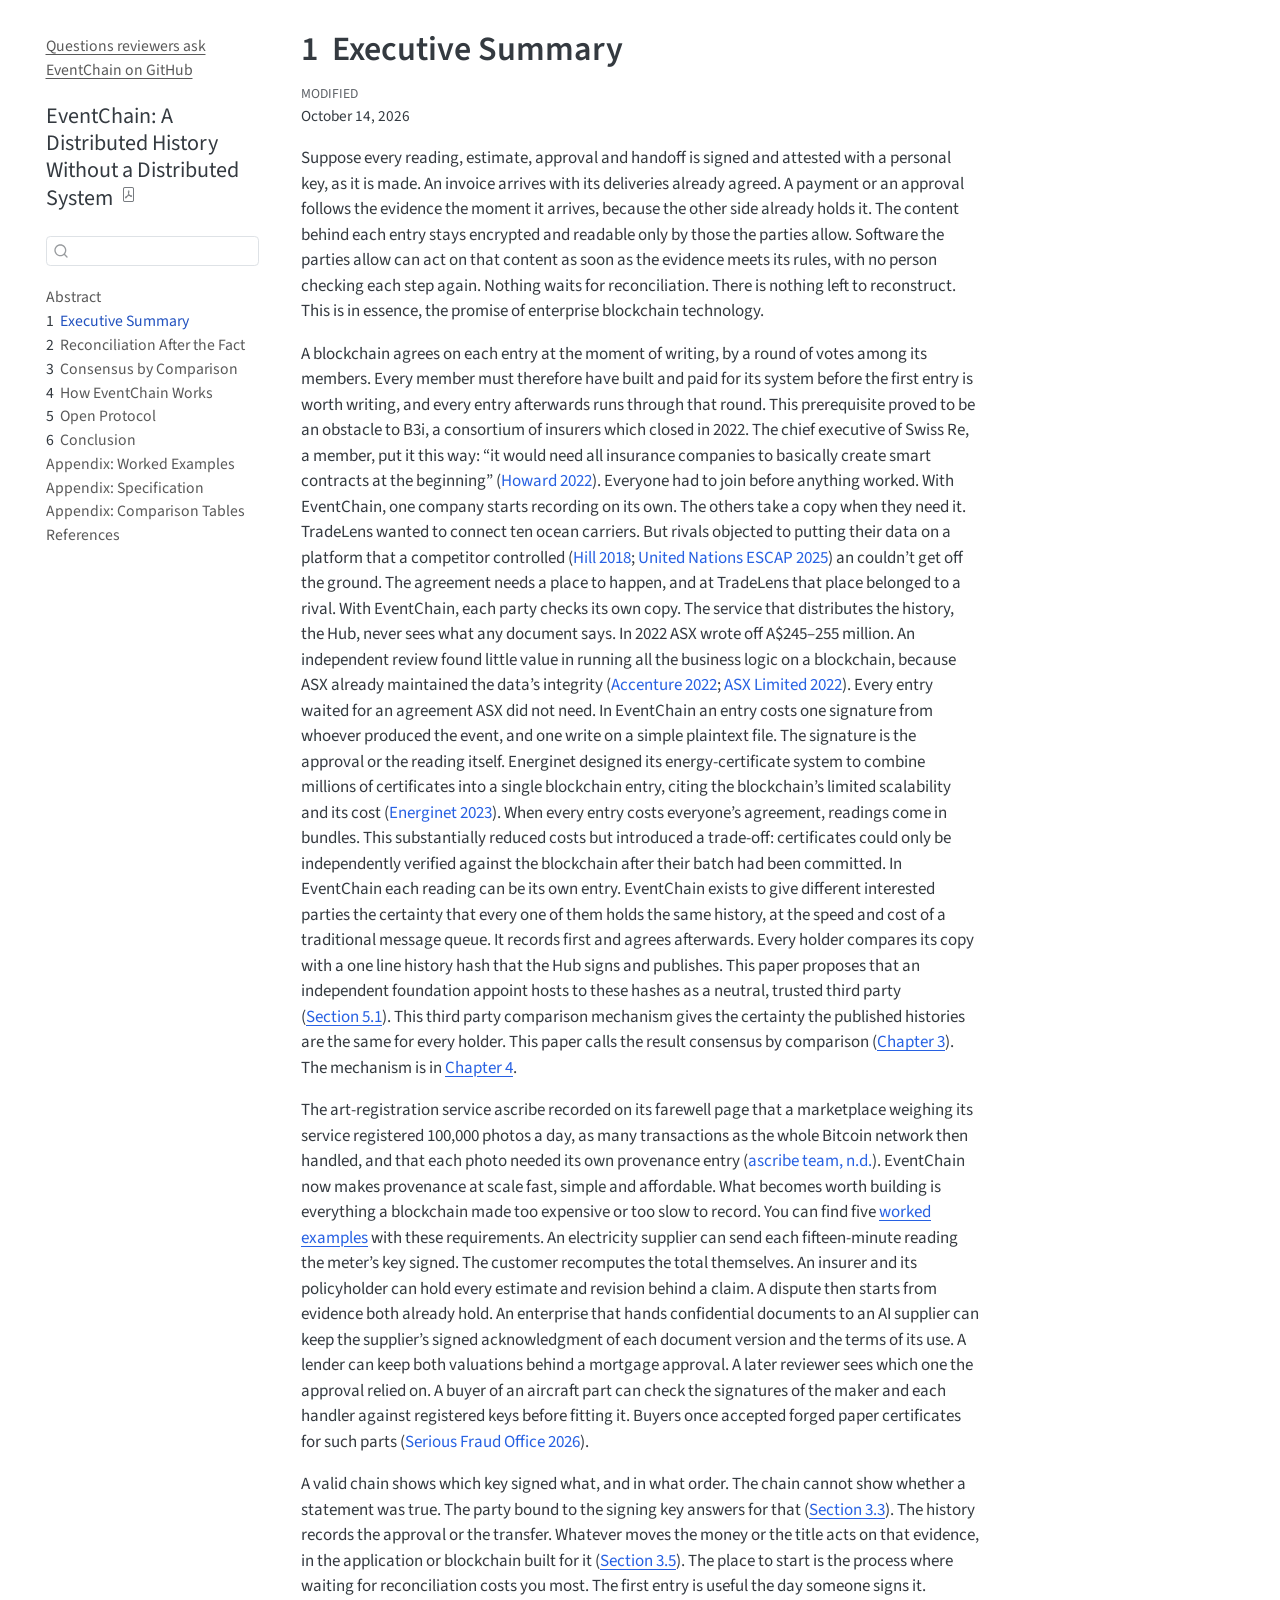
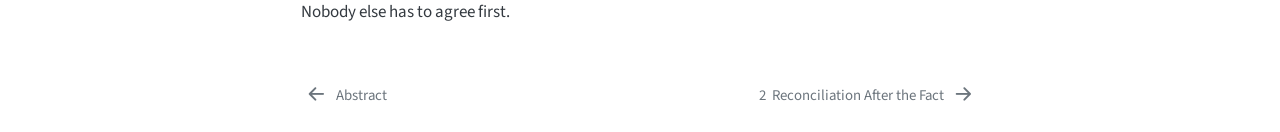
<file: executive-summary.html>
<!DOCTYPE html>
<html xmlns="http://www.w3.org/1999/xhtml" lang="en" xml:lang="en"><head>

<meta charset="utf-8">
<meta name="generator" content="quarto-1.9.37">

<meta name="viewport" content="width=device-width, initial-scale=1.0, user-scalable=yes">

<meta name="description" content="EventChain exists to give every party to a process the certainty that all of them hold the same history, at the speed and cost of a message queue. Every reading, estimate, approval and handoff is signed with a personal key as it is made. A payment or an approval follows the evidence the moment it arrives, because the other side already holds it. Nothing waits for reconciliation.">

<title>1&nbsp; Executive Summary – EventChain: A Distributed History Without a Distributed System</title>
<style>
/* Default styles provided by pandoc.
** See https://pandoc.org/MANUAL.html#variables-for-html for config info.
*/
code{white-space: pre-wrap;}
span.smallcaps{font-variant: small-caps;}
div.columns{display: flex; gap: min(4vw, 1.5em);}
div.column{flex: auto; overflow-x: auto;}
div.hanging-indent{margin-left: 1.5em; text-indent: -1.5em;}
ul.task-list{list-style: none;}
ul.task-list li input[type="checkbox"] {
  width: 0.8em;
  margin: 0 0.8em 0.2em -1em; /* quarto-specific, see https://github.com/quarto-dev/quarto-cli/issues/4556 */ 
  vertical-align: middle;
}
/* CSS for citations */
div.csl-bib-body { }
div.csl-entry {
  clear: both;
}
.hanging-indent div.csl-entry {
  margin-left:2em;
  text-indent:-2em;
}
div.csl-left-margin {
  min-width:2em;
  float:left;
}
div.csl-right-inline {
  margin-left:2em;
  padding-left:1em;
}
div.csl-indent {
  margin-left: 2em;
}</style>


<script src="site_libs/quarto-nav/quarto-nav.js"></script>
<script src="site_libs/quarto-nav/headroom.min.js"></script>
<script src="site_libs/clipboard/clipboard.min.js"></script>
<script src="site_libs/quarto-search/autocomplete.umd.js"></script>
<script src="site_libs/quarto-search/fuse.min.js"></script>
<script src="site_libs/quarto-search/quarto-search.js"></script>
<meta name="quarto:offset" content="./">
<link href="./the-provenance-problem.html" rel="next">
<link href="./index.html" rel="prev">
<script src="site_libs/quarto-html/quarto.js" type="module"></script>
<script src="site_libs/quarto-html/tabsets/tabsets.js" type="module"></script>
<script src="site_libs/quarto-html/popper.min.js"></script>
<script src="site_libs/quarto-html/tippy.umd.min.js"></script>
<script src="site_libs/quarto-html/anchor.min.js"></script>
<link href="site_libs/quarto-html/tippy.css" rel="stylesheet">
<link href="site_libs/quarto-html/quarto-syntax-highlighting-7f8f88aac4f3542376d5c11b86a4c14d.css" rel="stylesheet" id="quarto-text-highlighting-styles">
<script src="site_libs/bootstrap/bootstrap.min.js"></script>
<link href="site_libs/bootstrap/bootstrap-icons.css" rel="stylesheet">
<link href="site_libs/bootstrap/bootstrap-5ccb035bea26c1e21f80f44cf7c27909.min.css" rel="stylesheet" append-hash="true" id="quarto-bootstrap" data-mode="light">
<script id="quarto-search-options" type="application/json">{
  "location": "sidebar",
  "copy-button": false,
  "collapse-after": 3,
  "panel-placement": "start",
  "type": "textbox",
  "limit": 50,
  "keyboard-shortcut": [
    "f",
    "/",
    "s"
  ],
  "show-item-context": false,
  "language": {
    "search-no-results-text": "No results",
    "search-matching-documents-text": "matching documents",
    "search-copy-link-title": "Copy link to search",
    "search-hide-matches-text": "Hide additional matches",
    "search-more-match-text": "more match in this document",
    "search-more-matches-text": "more matches in this document",
    "search-clear-button-title": "Clear",
    "search-text-placeholder": "",
    "search-detached-cancel-button-title": "Cancel",
    "search-submit-button-title": "Submit",
    "search-label": "Search"
  }
}</script>
<link rel="describedby" href="https://eventchain-protocol.github.io/llms.txt">
<meta property="og:type" content="article">
<meta property="article:author" content="Raam Roche">
<meta property="article:published_time" content="2026-05-01">
<meta property="article:modified_time" content="2026-10-14">


<link rel="stylesheet" href="visuals.css">
<meta property="og:title" content="1&nbsp; Executive Summary – EventChain: A Distributed History Without a Distributed System">
<meta property="og:description" content="EventChain exists to give every party to a process the certainty that all of them hold the same history, at the speed and cost of a message queue. Every reading, estimate, approval and handoff is signed with a personal key as it is made. A payment or an approval follows the evidence the moment it arrives, because the other side already holds it. Nothing waits for reconciliation.">
<meta property="og:image" content="https://eventchain-protocol.github.io/visuals/og-image.png">
<meta property="og:site_name" content="EventChain: A Distributed History Without a Distributed System">
<meta property="og:image:height" content="630">
<meta property="og:image:width" content="1200">
</head>

<body class="nav-sidebar floating quarto-light">

<div id="quarto-search-results"></div>
  <header id="quarto-header" class="headroom fixed-top">
  <nav class="quarto-secondary-nav">
    <div class="container-fluid d-flex">
      <button type="button" class="quarto-btn-toggle btn" data-bs-toggle="collapse" role="button" data-bs-target=".quarto-sidebar-collapse-item" aria-controls="quarto-sidebar" aria-expanded="false" aria-label="Toggle sidebar navigation" onclick="if (window.quartoToggleHeadroom) { window.quartoToggleHeadroom(); }">
        <i class="bi bi-layout-text-sidebar-reverse"></i>
      </button>
        <nav class="quarto-page-breadcrumbs" aria-label="breadcrumb"><ol class="breadcrumb"><li class="breadcrumb-item"><a href="./executive-summary.html"><span class="chapter-number">1</span>&nbsp; <span class="chapter-title">Executive Summary</span></a></li></ol></nav>
        <a class="flex-grow-1" role="navigation" data-bs-toggle="collapse" data-bs-target=".quarto-sidebar-collapse-item" aria-controls="quarto-sidebar" aria-expanded="false" aria-label="Toggle sidebar navigation" onclick="if (window.quartoToggleHeadroom) { window.quartoToggleHeadroom(); }">      
        </a>
      <button type="button" class="btn quarto-search-button" aria-label="Search" onclick="window.quartoOpenSearch();">
        <i class="bi bi-search"></i>
      </button>
    </div>
  </nav>
</header>
<!-- content -->
<div id="quarto-content" class="quarto-container page-columns page-rows-contents page-layout-article">
<!-- sidebar -->
  <nav id="quarto-sidebar" class="sidebar collapse collapse-horizontal quarto-sidebar-collapse-item sidebar-navigation floating overflow-auto"><div class="quarto-sidebar-header"><div class="sidebar-header-item">
<p><a href="https://eventchain-protocol.github.io/llms.txt">Questions reviewers ask</a></p>
<p><a href="https://github.com/eventchain-protocol/eventchain">EventChain on GitHub</a></p>
</div></div>
    <div class="pt-lg-2 mt-2 text-left sidebar-header">
    <div class="sidebar-title mb-0 py-0">
      <a href="./">EventChain: A Distributed History Without a Distributed System</a> 
        <div class="sidebar-tools-main">
    <a href="./EventChain--A-Distributed-History-Without-a-Distributed-System.pdf" title="Download PDF" class="quarto-navigation-tool px-1" aria-label="Download PDF"><i class="bi bi-file-pdf"></i></a>
</div>
    </div>
      </div>
        <div class="mt-2 flex-shrink-0 align-items-center">
        <div class="sidebar-search">
        <div id="quarto-search" class="" title="Search"></div>
        </div>
        </div>
    <div class="sidebar-menu-container"> 
    <ul class="list-unstyled mt-1">
        <li class="sidebar-item">
  <div class="sidebar-item-container"> 
  <a href="./index.html" class="sidebar-item-text sidebar-link">
 <span class="menu-text">Abstract</span></a>
  </div>
</li>
        <li class="sidebar-item">
  <div class="sidebar-item-container"> 
  <a href="./executive-summary.html" class="sidebar-item-text sidebar-link active">
 <span class="menu-text"><span class="chapter-number">1</span>&nbsp; <span class="chapter-title">Executive Summary</span></span></a>
  </div>
</li>
        <li class="sidebar-item">
  <div class="sidebar-item-container"> 
  <a href="./the-provenance-problem.html" class="sidebar-item-text sidebar-link">
 <span class="menu-text"><span class="chapter-number">2</span>&nbsp; <span class="chapter-title">Reconciliation After the Fact</span></span></a>
  </div>
</li>
        <li class="sidebar-item">
  <div class="sidebar-item-container"> 
  <a href="./consensus-by-comparison.html" class="sidebar-item-text sidebar-link">
 <span class="menu-text"><span class="chapter-number">3</span>&nbsp; <span class="chapter-title">Consensus by Comparison</span></span></a>
  </div>
</li>
        <li class="sidebar-item">
  <div class="sidebar-item-container"> 
  <a href="./how-it-works.html" class="sidebar-item-text sidebar-link">
 <span class="menu-text"><span class="chapter-number">4</span>&nbsp; <span class="chapter-title">How EventChain Works</span></span></a>
  </div>
</li>
        <li class="sidebar-item">
  <div class="sidebar-item-container"> 
  <a href="./open-protocol.html" class="sidebar-item-text sidebar-link">
 <span class="menu-text"><span class="chapter-number">5</span>&nbsp; <span class="chapter-title">Open Protocol</span></span></a>
  </div>
</li>
        <li class="sidebar-item">
  <div class="sidebar-item-container"> 
  <a href="./conclusion.html" class="sidebar-item-text sidebar-link">
 <span class="menu-text"><span class="chapter-number">6</span>&nbsp; <span class="chapter-title">Conclusion</span></span></a>
  </div>
</li>
        <li class="sidebar-item">
  <div class="sidebar-item-container"> 
  <a href="./use-cases.html" class="sidebar-item-text sidebar-link">
 <span class="menu-text">Appendix: Worked Examples</span></a>
  </div>
</li>
        <li class="sidebar-item">
  <div class="sidebar-item-container"> 
  <a href="./appendix-specification.html" class="sidebar-item-text sidebar-link">
 <span class="menu-text">Appendix: Specification</span></a>
  </div>
</li>
        <li class="sidebar-item">
  <div class="sidebar-item-container"> 
  <a href="./appendix-standards-positioning.html" class="sidebar-item-text sidebar-link">
 <span class="menu-text">Appendix: Comparison Tables</span></a>
  </div>
</li>
        <li class="sidebar-item">
  <div class="sidebar-item-container"> 
  <a href="./references.html" class="sidebar-item-text sidebar-link">
 <span class="menu-text">References</span></a>
  </div>
</li>
    </ul>
    </div>
</nav>
<div id="quarto-sidebar-glass" class="quarto-sidebar-collapse-item" data-bs-toggle="collapse" data-bs-target=".quarto-sidebar-collapse-item"></div>
<!-- margin-sidebar -->
    <div id="quarto-margin-sidebar" class="sidebar margin-sidebar zindex-bottom">
        
    </div>
<!-- main -->
<main class="content" id="quarto-document-content">

<header id="title-block-header" class="quarto-title-block default">
<div class="quarto-title">
<h1 class="title"><span id="sec-executive-summary" class="quarto-section-identifier"><span class="chapter-number">1</span>&nbsp; <span class="chapter-title">Executive Summary</span></span></h1>
</div>



<div class="quarto-title-meta">

    
  
    <div>
    <div class="quarto-title-meta-heading">Modified</div>
    <div class="quarto-title-meta-contents">
      <p class="date-modified">October 14, 2026</p>
    </div>
  </div>
    
  </div>
  


</header>


<p>Suppose every reading, estimate, approval and handoff is signed and attested with a personal key, as it is made. An invoice arrives with its deliveries already agreed. A payment or an approval follows the evidence the moment it arrives, because the other side already holds it. The content behind each entry stays encrypted and readable only by those the parties allow. Software the parties allow can act on that content as soon as the evidence meets its rules, with no person checking each step again. Nothing waits for reconciliation. There is nothing left to reconstruct. This is in essence, the promise of enterprise blockchain technology.</p>
<p>A blockchain agrees on each entry at the moment of writing, by a round of votes among its members. Every member must therefore have built and paid for its system before the first entry is worth writing, and every entry afterwards runs through that round. This prerequisite proved to be an obstacle to B3i, a consortium of insurers which closed in 2022. The chief executive of Swiss Re, a member, put it this way: “it would need all insurance companies to basically create smart contracts at the beginning” <span class="citation" data-cites="howard2022b3i">(<a href="references.html#ref-howard2022b3i" role="doc-biblioref">Howard 2022</a>)</span>. Everyone had to join before anything worked. With EventChain, one company starts recording on its own. The others take a copy when they need it. TradeLens wanted to connect ten ocean carriers. But rivals objected to putting their data on a platform that a competitor controlled <span class="citation" data-cites="hill2018register escap2025tradelens">(<a href="references.html#ref-hill2018register" role="doc-biblioref">Hill 2018</a>; <a href="references.html#ref-escap2025tradelens" role="doc-biblioref">United Nations ESCAP 2025</a>)</span> an couldn’t get off the ground. The agreement needs a place to happen, and at TradeLens that place belonged to a rival. With EventChain, each party checks its own copy. The service that distributes the history, the Hub, never sees what any document says. In 2022 ASX wrote off A$245–255 million. An independent review found little value in running all the business logic on a blockchain, because ASX already maintained the data’s integrity <span class="citation" data-cites="accenture2022chess asx2022chess">(<a href="references.html#ref-accenture2022chess" role="doc-biblioref">Accenture 2022</a>; <a href="references.html#ref-asx2022chess" role="doc-biblioref">ASX Limited 2022</a>)</span>. Every entry waited for an agreement ASX did not need. In EventChain an entry costs one signature from whoever produced the event, and one write on a simple plaintext file. The signature is the approval or the reading itself. Energinet designed its energy-certificate system to combine millions of certificates into a single blockchain entry, citing the blockchain’s limited scalability and its cost <span class="citation" data-cites="energinet2023origin">(<a href="references.html#ref-energinet2023origin" role="doc-biblioref">Energinet 2023</a>)</span>. When every entry costs everyone’s agreement, readings come in bundles. This substantially reduced costs but introduced a trade-off: certificates could only be independently verified against the blockchain after their batch had been committed. In EventChain each reading can be its own entry. EventChain exists to give different interested parties the certainty that every one of them holds the same history, at the speed and cost of a traditional message queue. It records first and agrees afterwards. Every holder compares its copy with a one line history hash that the Hub signs and publishes. This paper proposes that an independent foundation appoint hosts to these hashes as a neutral, trusted third party (<a href="open-protocol.html#sec-stewardship" class="quarto-xref"><span>Section 5.1</span></a>). This third party comparison mechanism gives the certainty the published histories are the same for every holder. This paper calls the result consensus by comparison (<a href="consensus-by-comparison.html" class="quarto-xref"><span>Chapter 3</span></a>). The mechanism is in <a href="how-it-works.html" class="quarto-xref"><span>Chapter 4</span></a>.</p>
<p>The art-registration service ascribe recorded on its farewell page that a marketplace weighing its service registered 100,000 photos a day, as many transactions as the whole Bitcoin network then handled, and that each photo needed its own provenance entry <span class="citation" data-cites="ascribefarewell">(<a href="references.html#ref-ascribefarewell" role="doc-biblioref"><span class="nocase">ascribe team</span>, n.d.</a>)</span>. EventChain now makes provenance at scale fast, simple and affordable. What becomes worth building is everything a blockchain made too expensive or too slow to record. You can find five <a href="./use-cases.html#sec-use-cases">worked examples</a> with these requirements. An electricity supplier can send each fifteen-minute reading the meter’s key signed. The customer recomputes the total themselves. An insurer and its policyholder can hold every estimate and revision behind a claim. A dispute then starts from evidence both already hold. An enterprise that hands confidential documents to an AI supplier can keep the supplier’s signed acknowledgment of each document version and the terms of its use. A lender can keep both valuations behind a mortgage approval. A later reviewer sees which one the approval relied on. A buyer of an aircraft part can check the signatures of the maker and each handler against registered keys before fitting it. Buyers once accepted forged paper certificates for such parts <span class="citation" data-cites="sfo2026aog">(<a href="references.html#ref-sfo2026aog" role="doc-biblioref">Serious Fraud Office 2026</a>)</span>.</p>
<p>A valid chain shows which key signed what, and in what order. The chain cannot show whether a statement was true. The party bound to the signing key answers for that (<a href="consensus-by-comparison.html#sec-what-remains-trusted" class="quarto-xref"><span>Section 3.3</span></a>). The history records the approval or the transfer. Whatever moves the money or the title acts on that evidence, in the application or blockchain built for it (<a href="consensus-by-comparison.html#sec-choosing-approach" class="quarto-xref"><span>Section 3.5</span></a>). The place to start is the process where waiting for reconciliation costs you most. The first entry is useful the day someone signs it. Nobody else has to agree first.</p>


<div id="refs" class="references csl-bib-body hanging-indent" role="list" style="display: none">
<div id="ref-accenture2022chess" class="csl-entry" role="listitem">
Accenture. 2022. <em><span>ASX</span> <span>CHESS</span> Replacement Application Delivery Review</em>. Accenture, published by the Australian Securities; Investments Commission (Report 23-035). <a href="https://download.asic.gov.au/media/ku2aa1kz/23-035-asx-chess-replacement-application-delivery-review-2022.pdf">https://download.asic.gov.au/media/ku2aa1kz/23-035-asx-chess-replacement-application-delivery-review-2022.pdf</a>.
</div>
<div id="ref-ascribefarewell" class="csl-entry" role="listitem">
<span class="nocase">ascribe team</span>. n.d. <em>Ascribe Is No Longer Active</em>. Accessed October 12, 2026. <a href="https://www.ascribe.io/">https://www.ascribe.io/</a>.
</div>
<div id="ref-asx2022chess" class="csl-entry" role="listitem">
ASX Limited. 2022. <em><span>CHESS</span> Replacement: <span>ASX</span> Reassessing Solution Design and Financial Derecognition</em>. Market release, reproduced by Mondo Visione. <a href="https://mondovisione.com/media-and-resources/news/chess-replacement-asx-reassessing-financial-derecognition-20221117/">https://mondovisione.com/media-and-resources/news/chess-replacement-asx-reassessing-financial-derecognition-20221117/</a>.
</div>
<div id="ref-energinet2023origin" class="csl-entry" role="listitem">
Energinet. 2023. <em>Project Origin: Connecting the Dots from Energy Production to Consumption</em>. LF Energy Summit presentation. <a href="https://static.sched.com/hosted_files/lfenergysummit2023/e0/Project%20Origin%20pitch_deck_Polygraphic_Ver3_Paris_Nicolas_Bernhardi_Energinet.pdf">https://static.sched.com/hosted_files/lfenergysummit2023/e0/Project%20Origin%20pitch_deck_Polygraphic_Ver3_Paris_Nicolas_Bernhardi_Energinet.pdf</a>.
</div>
<div id="ref-hill2018register" class="csl-entry" role="listitem">
Hill, Rebecca. 2018. <em><span>IBM</span> Struggles to Sign up Shipping Carriers to Blockchain Supply Chain Platform</em>. The Register. <a href="https://www.theregister.com/2018/10/30/ibm_struggles_to_sign_up_shipping_carriers_to_blockchain_supply_chain_platform_reports/">https://www.theregister.com/2018/10/30/ibm_struggles_to_sign_up_shipping_carriers_to_blockchain_supply_chain_platform_reports/</a>.
</div>
<div id="ref-howard2022b3i" class="csl-entry" role="listitem">
Howard, L. S. 2022. <em>Industry’s Blockchain Project, <span>B3i</span>, Ceases to Trade After Filing for Insolvency</em>. Carrier Management. <a href="https://www.carriermanagement.com/news/2022/08/01/238818.htm">https://www.carriermanagement.com/news/2022/08/01/238818.htm</a>.
</div>
<div id="ref-sfo2026aog" class="csl-entry" role="listitem">
Serious Fraud Office. 2026. <em><span>SFO</span> Secures 4-Year Prison Sentence for Aircraft Parts Fraud</em>. <a href="https://www.gov.uk/government/news/sfo-secures-4-year-prison-sentence-for-aircraft-parts-fraud">https://www.gov.uk/government/news/sfo-secures-4-year-prison-sentence-for-aircraft-parts-fraud</a>.
</div>
<div id="ref-escap2025tradelens" class="csl-entry" role="listitem">
United Nations ESCAP. 2025. <em><span>TradeLens</span></em>. Cross-Border Paperless Trade Database (Digitalize Trade). <a href="https://www.digitalizetrade.org/projects/tradelens">https://www.digitalizetrade.org/projects/tradelens</a>.
</div>
</div>

</main> <!-- /main -->
<script id="quarto-html-after-body" type="application/javascript">
  window.document.addEventListener("DOMContentLoaded", function (event) {
    const icon = "";
    const anchorJS = new window.AnchorJS();
    anchorJS.options = {
      placement: 'right',
      icon: icon
    };
    anchorJS.add('.anchored');
    const isCodeAnnotation = (el) => {
      for (const clz of el.classList) {
        if (clz.startsWith('code-annotation-')) {                     
          return true;
        }
      }
      return false;
    }
    const onCopySuccess = function(e) {
      // button target
      const button = e.trigger;
      // don't keep focus
      button.blur();
      // flash "checked"
      button.classList.add('code-copy-button-checked');
      var currentTitle = button.getAttribute("title");
      button.setAttribute("title", "Copied!");
      let tooltip;
      if (window.bootstrap) {
        button.setAttribute("data-bs-toggle", "tooltip");
        button.setAttribute("data-bs-placement", "left");
        button.setAttribute("data-bs-title", "Copied!");
        tooltip = new bootstrap.Tooltip(button, 
          { trigger: "manual", 
            customClass: "code-copy-button-tooltip",
            offset: [0, -8]});
        tooltip.show();    
      }
      setTimeout(function() {
        if (tooltip) {
          tooltip.hide();
          button.removeAttribute("data-bs-title");
          button.removeAttribute("data-bs-toggle");
          button.removeAttribute("data-bs-placement");
        }
        button.setAttribute("title", currentTitle);
        button.classList.remove('code-copy-button-checked');
      }, 1000);
      // clear code selection
      e.clearSelection();
    }
    const getTextToCopy = function(trigger) {
      const outerScaffold = trigger.parentElement.cloneNode(true);
      const codeEl = outerScaffold.querySelector('code');
      for (const childEl of codeEl.children) {
        if (isCodeAnnotation(childEl)) {
          childEl.remove();
        }
      }
      return codeEl.innerText;
    }
    const clipboard = new window.ClipboardJS('.code-copy-button:not([data-in-quarto-modal])', {
      text: getTextToCopy
    });
    clipboard.on('success', onCopySuccess);
    if (window.document.getElementById('quarto-embedded-source-code-modal')) {
      const clipboardModal = new window.ClipboardJS('.code-copy-button[data-in-quarto-modal]', {
        text: getTextToCopy,
        container: window.document.getElementById('quarto-embedded-source-code-modal')
      });
      clipboardModal.on('success', onCopySuccess);
    }
      var localhostRegex = new RegExp(/^(?:http|https):\/\/localhost\:?[0-9]*\//);
      var mailtoRegex = new RegExp(/^mailto:/);
        var filterRegex = new RegExp("https:\/\/eventchain-protocol\.github\.io\/");
      var isInternal = (href) => {
          return filterRegex.test(href) || localhostRegex.test(href) || mailtoRegex.test(href);
      }
      // Inspect non-navigation links and adorn them if external
     var links = window.document.querySelectorAll('a[href]:not(.nav-link):not(.navbar-brand):not(.toc-action):not(.sidebar-link):not(.sidebar-item-toggle):not(.pagination-link):not(.no-external):not([aria-hidden]):not(.dropdown-item):not(.quarto-navigation-tool):not(.about-link)');
      for (var i=0; i<links.length; i++) {
        const link = links[i];
        if (!isInternal(link.href)) {
          // undo the damage that might have been done by quarto-nav.js in the case of
          // links that we want to consider external
          if (link.dataset.originalHref !== undefined) {
            link.href = link.dataset.originalHref;
          }
        }
      }
    function tippyHover(el, contentFn, onTriggerFn, onUntriggerFn) {
      const config = {
        allowHTML: true,
        maxWidth: 500,
        delay: 100,
        arrow: false,
        appendTo: function(el) {
            return el.parentElement;
        },
        interactive: true,
        interactiveBorder: 10,
        theme: 'quarto',
        placement: 'bottom-start',
      };
      if (contentFn) {
        config.content = contentFn;
      }
      if (onTriggerFn) {
        config.onTrigger = onTriggerFn;
      }
      if (onUntriggerFn) {
        config.onUntrigger = onUntriggerFn;
      }
      window.tippy(el, config); 
    }
    const noterefs = window.document.querySelectorAll('a[role="doc-noteref"]');
    for (var i=0; i<noterefs.length; i++) {
      const ref = noterefs[i];
      tippyHover(ref, function() {
        // use id or data attribute instead here
        let href = ref.getAttribute('data-footnote-href') || ref.getAttribute('href');
        try { href = new URL(href).hash; } catch {}
        const id = href.replace(/^#\/?/, "");
        const note = window.document.getElementById(id);
        if (note) {
          return note.innerHTML;
        } else {
          return "";
        }
      });
    }
    const xrefs = window.document.querySelectorAll('a.quarto-xref');
    const processXRef = (id, note) => {
      // Strip column container classes
      const stripColumnClz = (el) => {
        el.classList.remove("page-full", "page-columns");
        if (el.children) {
          for (const child of el.children) {
            stripColumnClz(child);
          }
        }
      }
      stripColumnClz(note)
      if (id === null || id.startsWith('sec-')) {
        // Special case sections, only their first couple elements
        const container = document.createElement("div");
        if (note.children && note.children.length > 2) {
          container.appendChild(note.children[0].cloneNode(true));
          for (let i = 1; i < note.children.length; i++) {
            const child = note.children[i];
            if (child.tagName === "P" && child.innerText === "") {
              continue;
            } else {
              container.appendChild(child.cloneNode(true));
              break;
            }
          }
          if (window.Quarto?.typesetMath) {
            window.Quarto.typesetMath(container);
          }
          return container.innerHTML
        } else {
          if (window.Quarto?.typesetMath) {
            window.Quarto.typesetMath(note);
          }
          return note.innerHTML;
        }
      } else {
        // Remove any anchor links if they are present
        const anchorLink = note.querySelector('a.anchorjs-link');
        if (anchorLink) {
          anchorLink.remove();
        }
        if (window.Quarto?.typesetMath) {
          window.Quarto.typesetMath(note);
        }
        if (note.classList.contains("callout")) {
          return note.outerHTML;
        } else {
          return note.innerHTML;
        }
      }
    }
    for (var i=0; i<xrefs.length; i++) {
      const xref = xrefs[i];
      tippyHover(xref, undefined, function(instance) {
        instance.disable();
        let url = xref.getAttribute('href');
        let hash = undefined; 
        if (url.startsWith('#')) {
          hash = url;
        } else {
          try { hash = new URL(url).hash; } catch {}
        }
        if (hash) {
          const id = hash.replace(/^#\/?/, "");
          const note = window.document.getElementById(id);
          if (note !== null) {
            try {
              const html = processXRef(id, note.cloneNode(true));
              instance.setContent(html);
            } finally {
              instance.enable();
              instance.show();
            }
          } else {
            // See if we can fetch this
            fetch(url.split('#')[0])
            .then(res => res.text())
            .then(html => {
              const parser = new DOMParser();
              const htmlDoc = parser.parseFromString(html, "text/html");
              const note = htmlDoc.getElementById(id);
              if (note !== null) {
                const html = processXRef(id, note);
                instance.setContent(html);
              } 
            }).finally(() => {
              instance.enable();
              instance.show();
            });
          }
        } else {
          // See if we can fetch a full url (with no hash to target)
          // This is a special case and we should probably do some content thinning / targeting
          fetch(url)
          .then(res => res.text())
          .then(html => {
            const parser = new DOMParser();
            const htmlDoc = parser.parseFromString(html, "text/html");
            const note = htmlDoc.querySelector('main.content');
            if (note !== null) {
              // This should only happen for chapter cross references
              // (since there is no id in the URL)
              // remove the first header
              if (note.children.length > 0 && note.children[0].tagName === "HEADER") {
                note.children[0].remove();
              }
              const html = processXRef(null, note);
              instance.setContent(html);
            } 
          }).finally(() => {
            instance.enable();
            instance.show();
          });
        }
      }, function(instance) {
      });
    }
        let selectedAnnoteEl;
        const selectorForAnnotation = ( cell, annotation) => {
          let cellAttr = 'data-code-cell="' + cell + '"';
          let lineAttr = 'data-code-annotation="' +  annotation + '"';
          const selector = 'span[' + cellAttr + '][' + lineAttr + ']';
          return selector;
        }
        const selectCodeLines = (annoteEl) => {
          const doc = window.document;
          const targetCell = annoteEl.getAttribute("data-target-cell");
          const targetAnnotation = annoteEl.getAttribute("data-target-annotation");
          const annoteSpan = window.document.querySelector(selectorForAnnotation(targetCell, targetAnnotation));
          const lines = annoteSpan.getAttribute("data-code-lines").split(",");
          const lineIds = lines.map((line) => {
            return targetCell + "-" + line;
          })
          let top = null;
          let height = null;
          let parent = null;
          if (lineIds.length > 0) {
              //compute the position of the single el (top and bottom and make a div)
              const el = window.document.getElementById(lineIds[0]);
              top = el.offsetTop;
              height = el.offsetHeight;
              parent = el.parentElement.parentElement;
            if (lineIds.length > 1) {
              const lastEl = window.document.getElementById(lineIds[lineIds.length - 1]);
              const bottom = lastEl.offsetTop + lastEl.offsetHeight;
              height = bottom - top;
            }
            if (top !== null && height !== null && parent !== null) {
              // cook up a div (if necessary) and position it 
              let div = window.document.getElementById("code-annotation-line-highlight");
              if (div === null) {
                div = window.document.createElement("div");
                div.setAttribute("id", "code-annotation-line-highlight");
                div.style.position = 'absolute';
                parent.appendChild(div);
              }
              div.style.top = top - 2 + "px";
              div.style.height = height + 4 + "px";
              div.style.left = 0;
              let gutterDiv = window.document.getElementById("code-annotation-line-highlight-gutter");
              if (gutterDiv === null) {
                gutterDiv = window.document.createElement("div");
                gutterDiv.setAttribute("id", "code-annotation-line-highlight-gutter");
                gutterDiv.style.position = 'absolute';
                const codeCell = window.document.getElementById(targetCell);
                const gutter = codeCell.querySelector('.code-annotation-gutter');
                gutter.appendChild(gutterDiv);
              }
              gutterDiv.style.top = top - 2 + "px";
              gutterDiv.style.height = height + 4 + "px";
            }
            selectedAnnoteEl = annoteEl;
          }
        };
        const unselectCodeLines = () => {
          const elementsIds = ["code-annotation-line-highlight", "code-annotation-line-highlight-gutter"];
          elementsIds.forEach((elId) => {
            const div = window.document.getElementById(elId);
            if (div) {
              div.remove();
            }
          });
          selectedAnnoteEl = undefined;
        };
          // Handle positioning of the toggle
      window.addEventListener(
        "resize",
        throttle(() => {
          elRect = undefined;
          if (selectedAnnoteEl) {
            selectCodeLines(selectedAnnoteEl);
          }
        }, 10)
      );
      function throttle(fn, ms) {
      let throttle = false;
      let timer;
        return (...args) => {
          if(!throttle) { // first call gets through
              fn.apply(this, args);
              throttle = true;
          } else { // all the others get throttled
              if(timer) clearTimeout(timer); // cancel #2
              timer = setTimeout(() => {
                fn.apply(this, args);
                timer = throttle = false;
              }, ms);
          }
        };
      }
        // Attach click handler to the DT
        const annoteDls = window.document.querySelectorAll('dt[data-target-cell]');
        for (const annoteDlNode of annoteDls) {
          annoteDlNode.addEventListener('click', (event) => {
            const clickedEl = event.target;
            if (clickedEl !== selectedAnnoteEl) {
              unselectCodeLines();
              const activeEl = window.document.querySelector('dt[data-target-cell].code-annotation-active');
              if (activeEl) {
                activeEl.classList.remove('code-annotation-active');
              }
              selectCodeLines(clickedEl);
              clickedEl.classList.add('code-annotation-active');
            } else {
              // Unselect the line
              unselectCodeLines();
              clickedEl.classList.remove('code-annotation-active');
            }
          });
        }
    const findCites = (el) => {
      const parentEl = el.parentElement;
      if (parentEl) {
        const cites = parentEl.dataset.cites;
        if (cites) {
          return {
            el,
            cites: cites.split(' ')
          };
        } else {
          return findCites(el.parentElement)
        }
      } else {
        return undefined;
      }
    };
    var bibliorefs = window.document.querySelectorAll('a[role="doc-biblioref"]');
    for (var i=0; i<bibliorefs.length; i++) {
      const ref = bibliorefs[i];
      const citeInfo = findCites(ref);
      if (citeInfo) {
        tippyHover(citeInfo.el, function() {
          var popup = window.document.createElement('div');
          citeInfo.cites.forEach(function(cite) {
            var citeDiv = window.document.createElement('div');
            citeDiv.classList.add('hanging-indent');
            citeDiv.classList.add('csl-entry');
            var biblioDiv = window.document.getElementById('ref-' + cite);
            if (biblioDiv) {
              citeDiv.innerHTML = biblioDiv.innerHTML;
            }
            popup.appendChild(citeDiv);
          });
          return popup.innerHTML;
        });
      }
    }
  });
  </script>
<nav class="page-navigation">
  <div class="nav-page nav-page-previous">
      <a href="./index.html" class="pagination-link" aria-label="Abstract">
        <i class="bi bi-arrow-left-short"></i> <span class="nav-page-text">Abstract</span>
      </a>          
  </div>
  <div class="nav-page nav-page-next">
      <a href="./the-provenance-problem.html" class="pagination-link" aria-label="Reconciliation After the Fact">
        <span class="nav-page-text"><span class="chapter-number">2</span>&nbsp; <span class="chapter-title">Reconciliation After the Fact</span></span> <i class="bi bi-arrow-right-short"></i>
      </a>
  </div>
</nav>
</div> <!-- /content -->
<script src="visuals.js"></script>




</body></html>
</file>
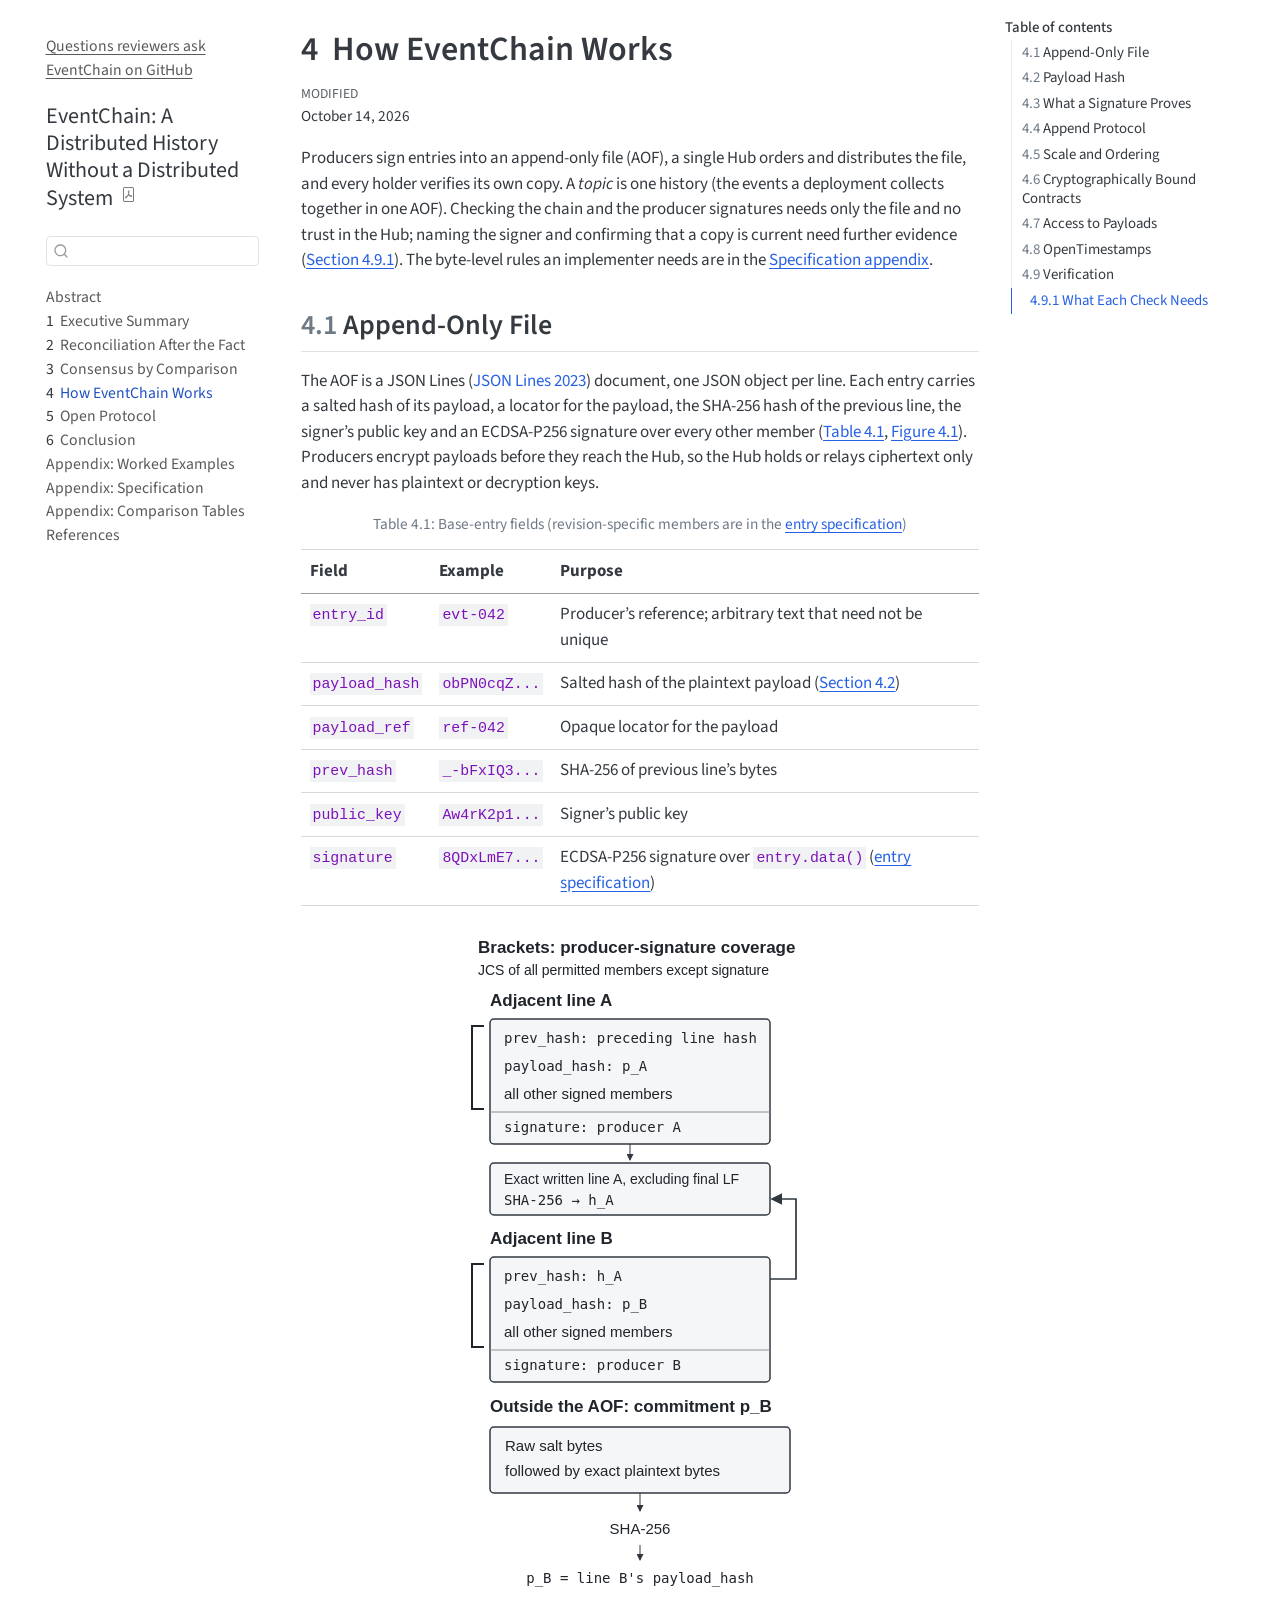
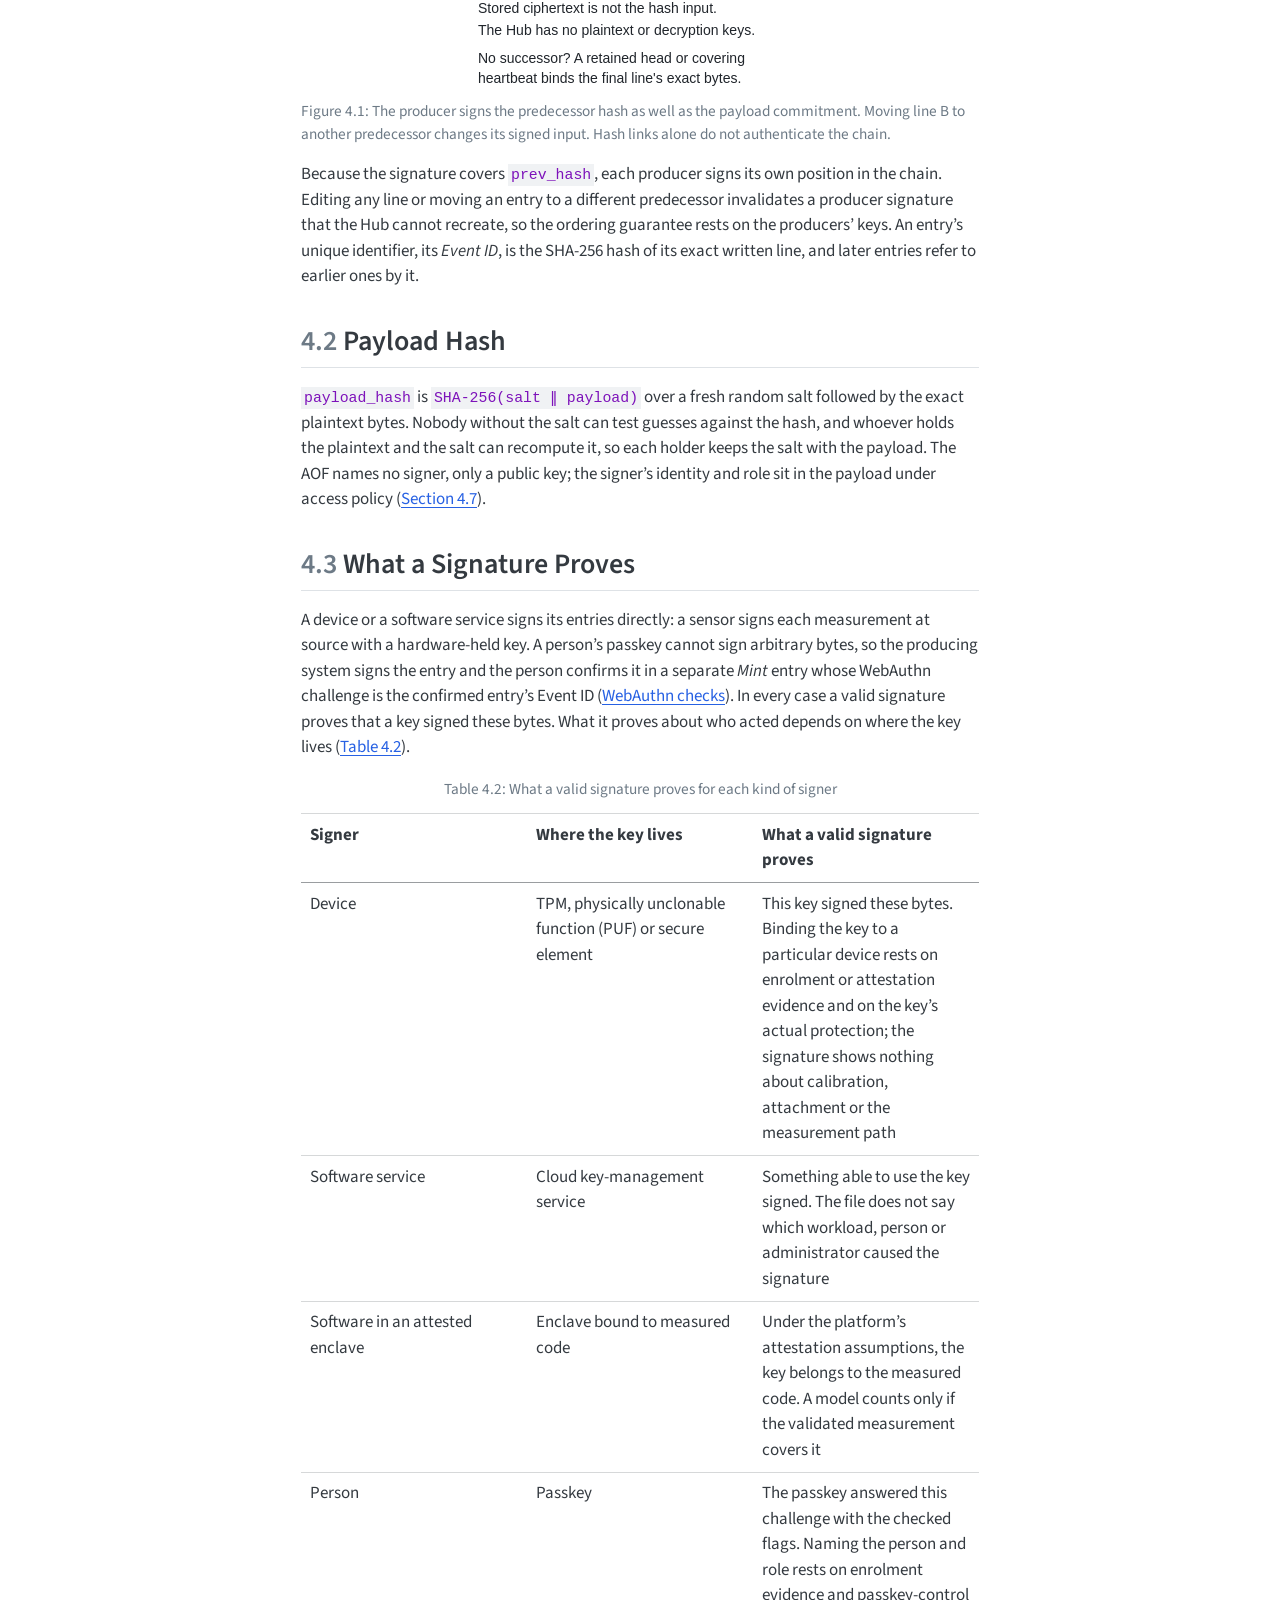
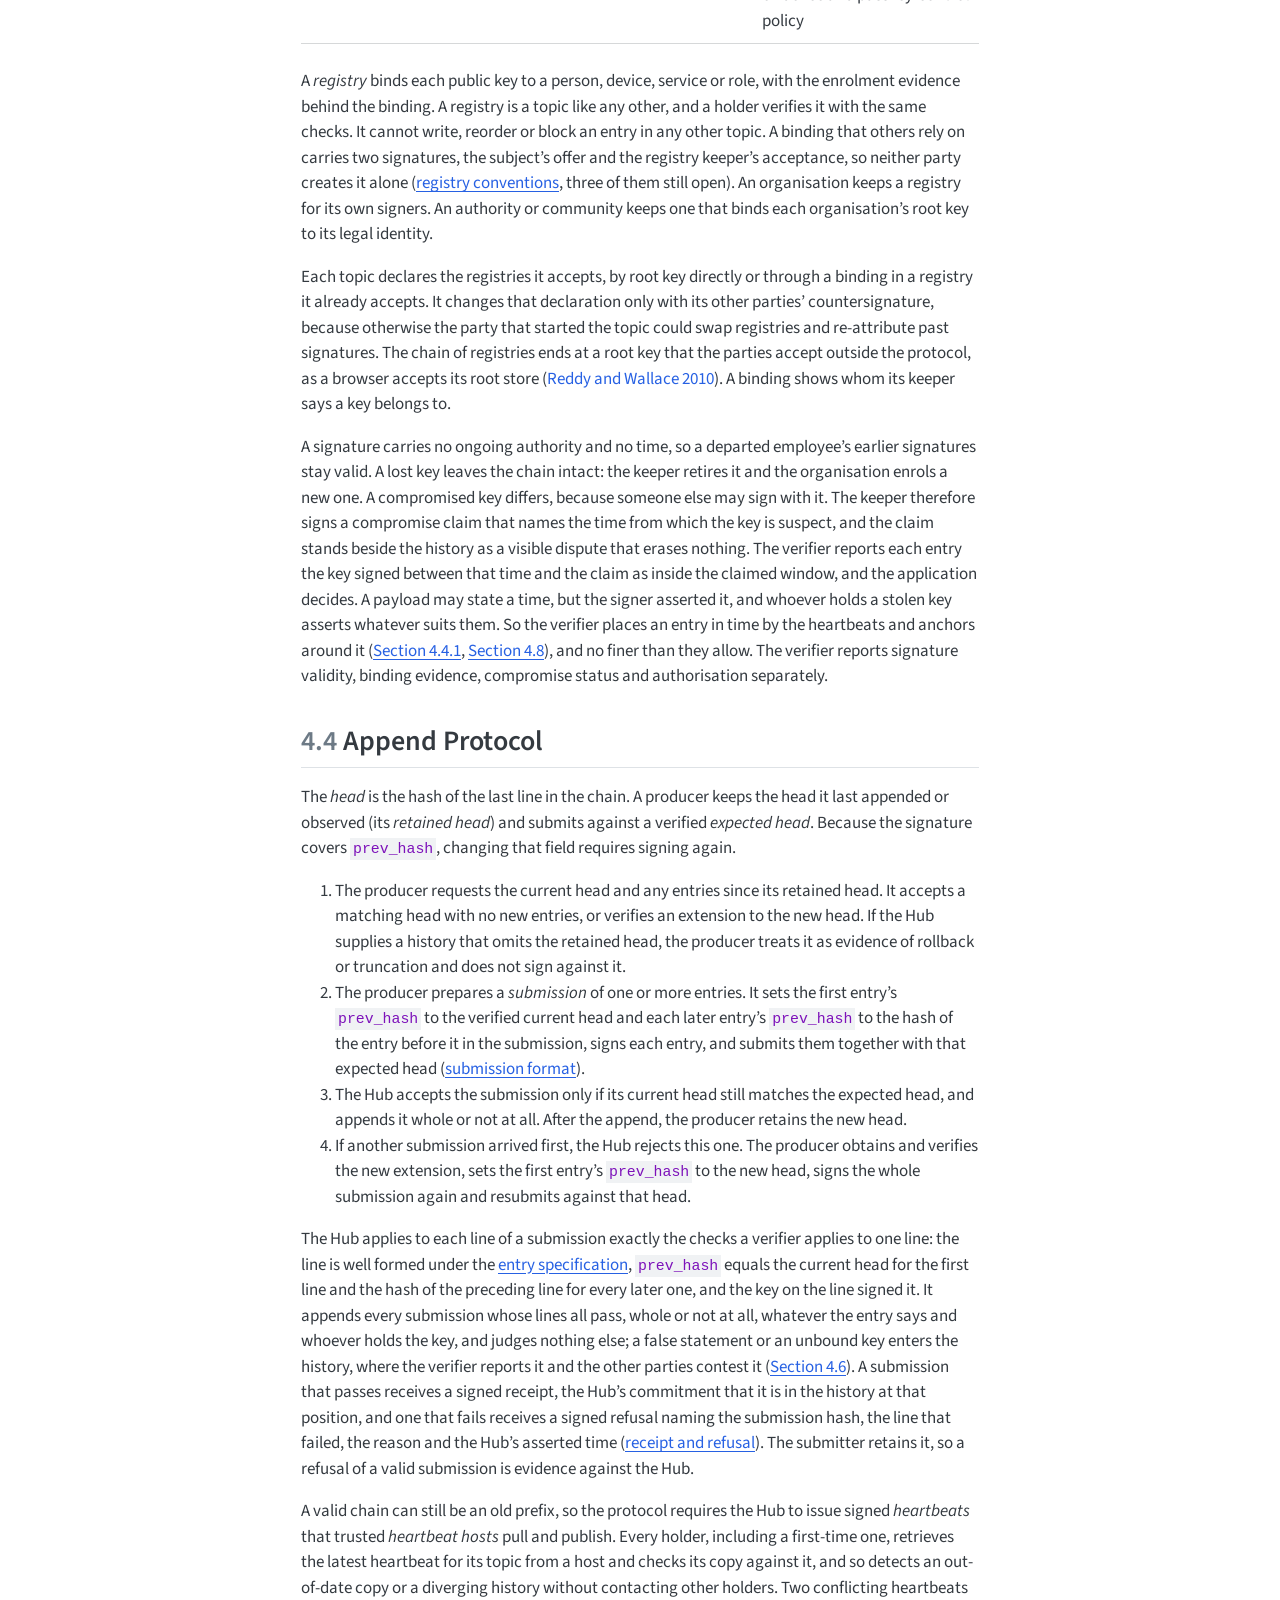
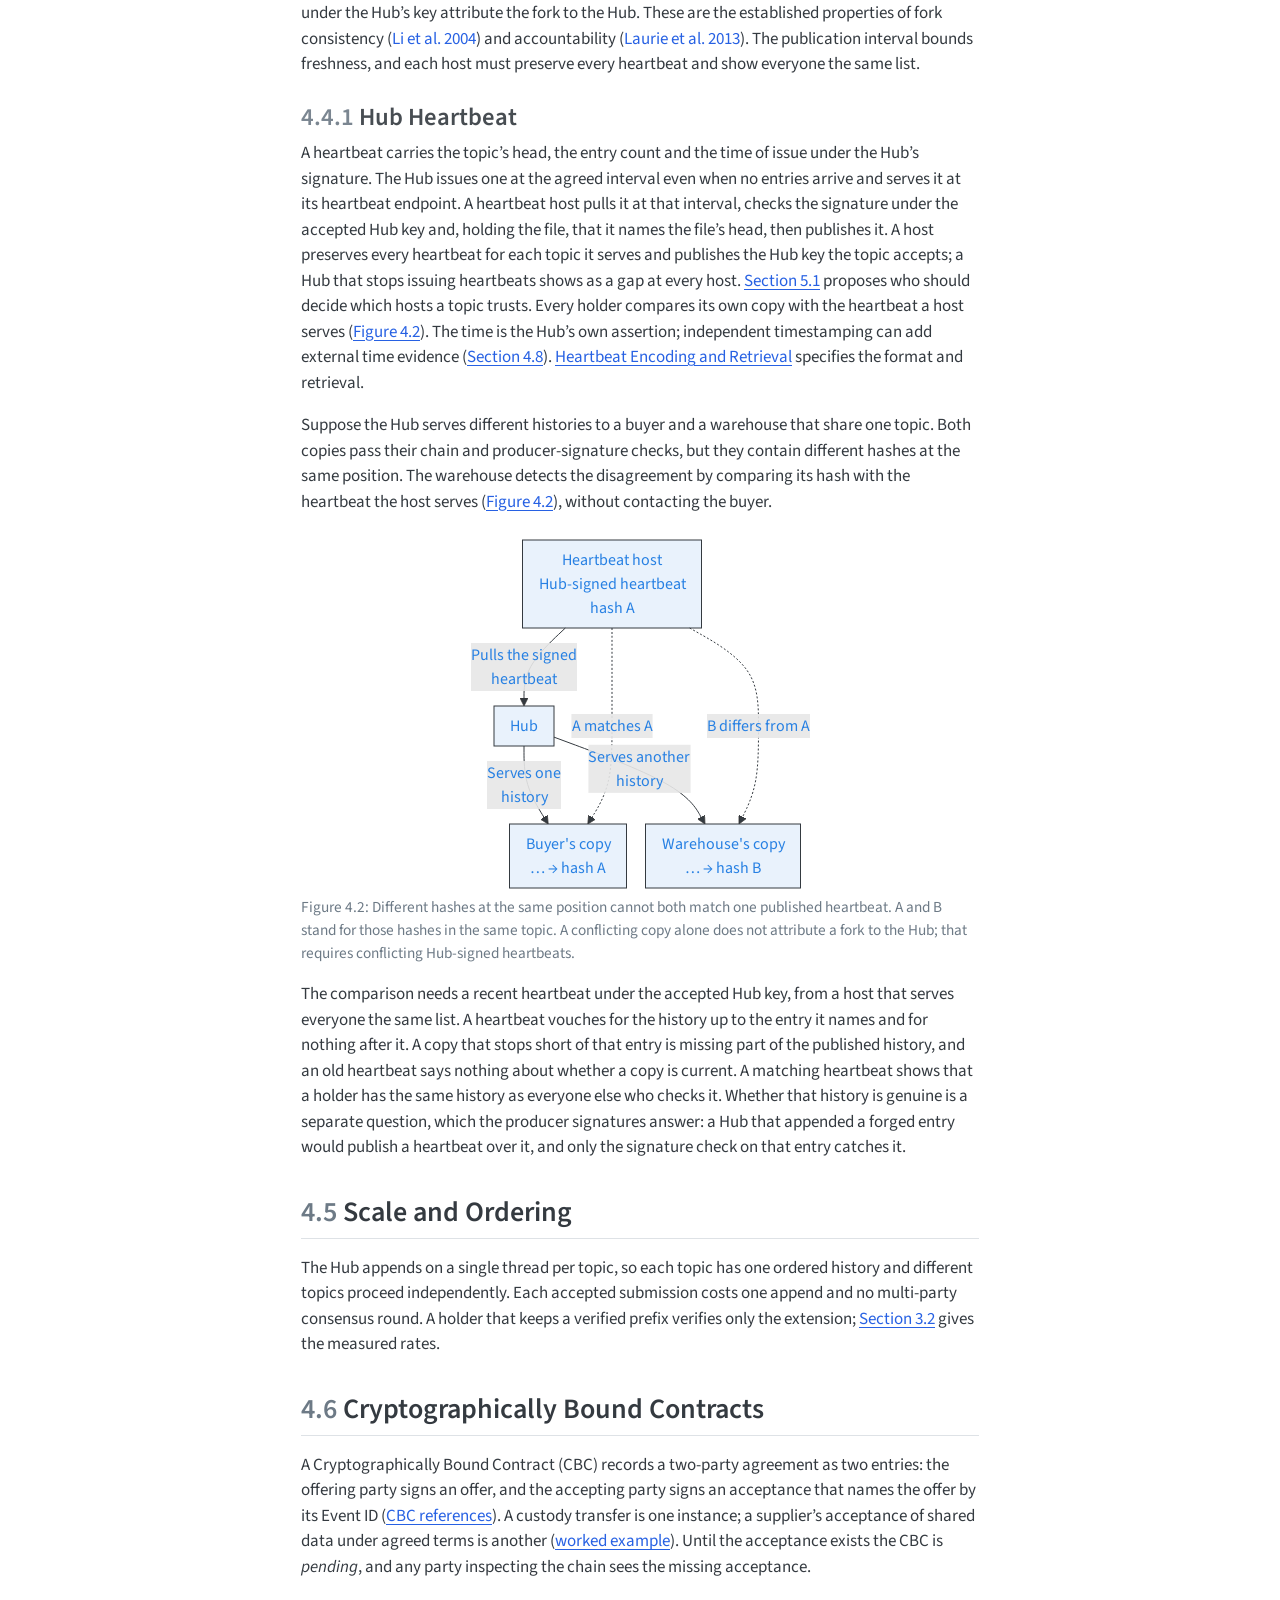
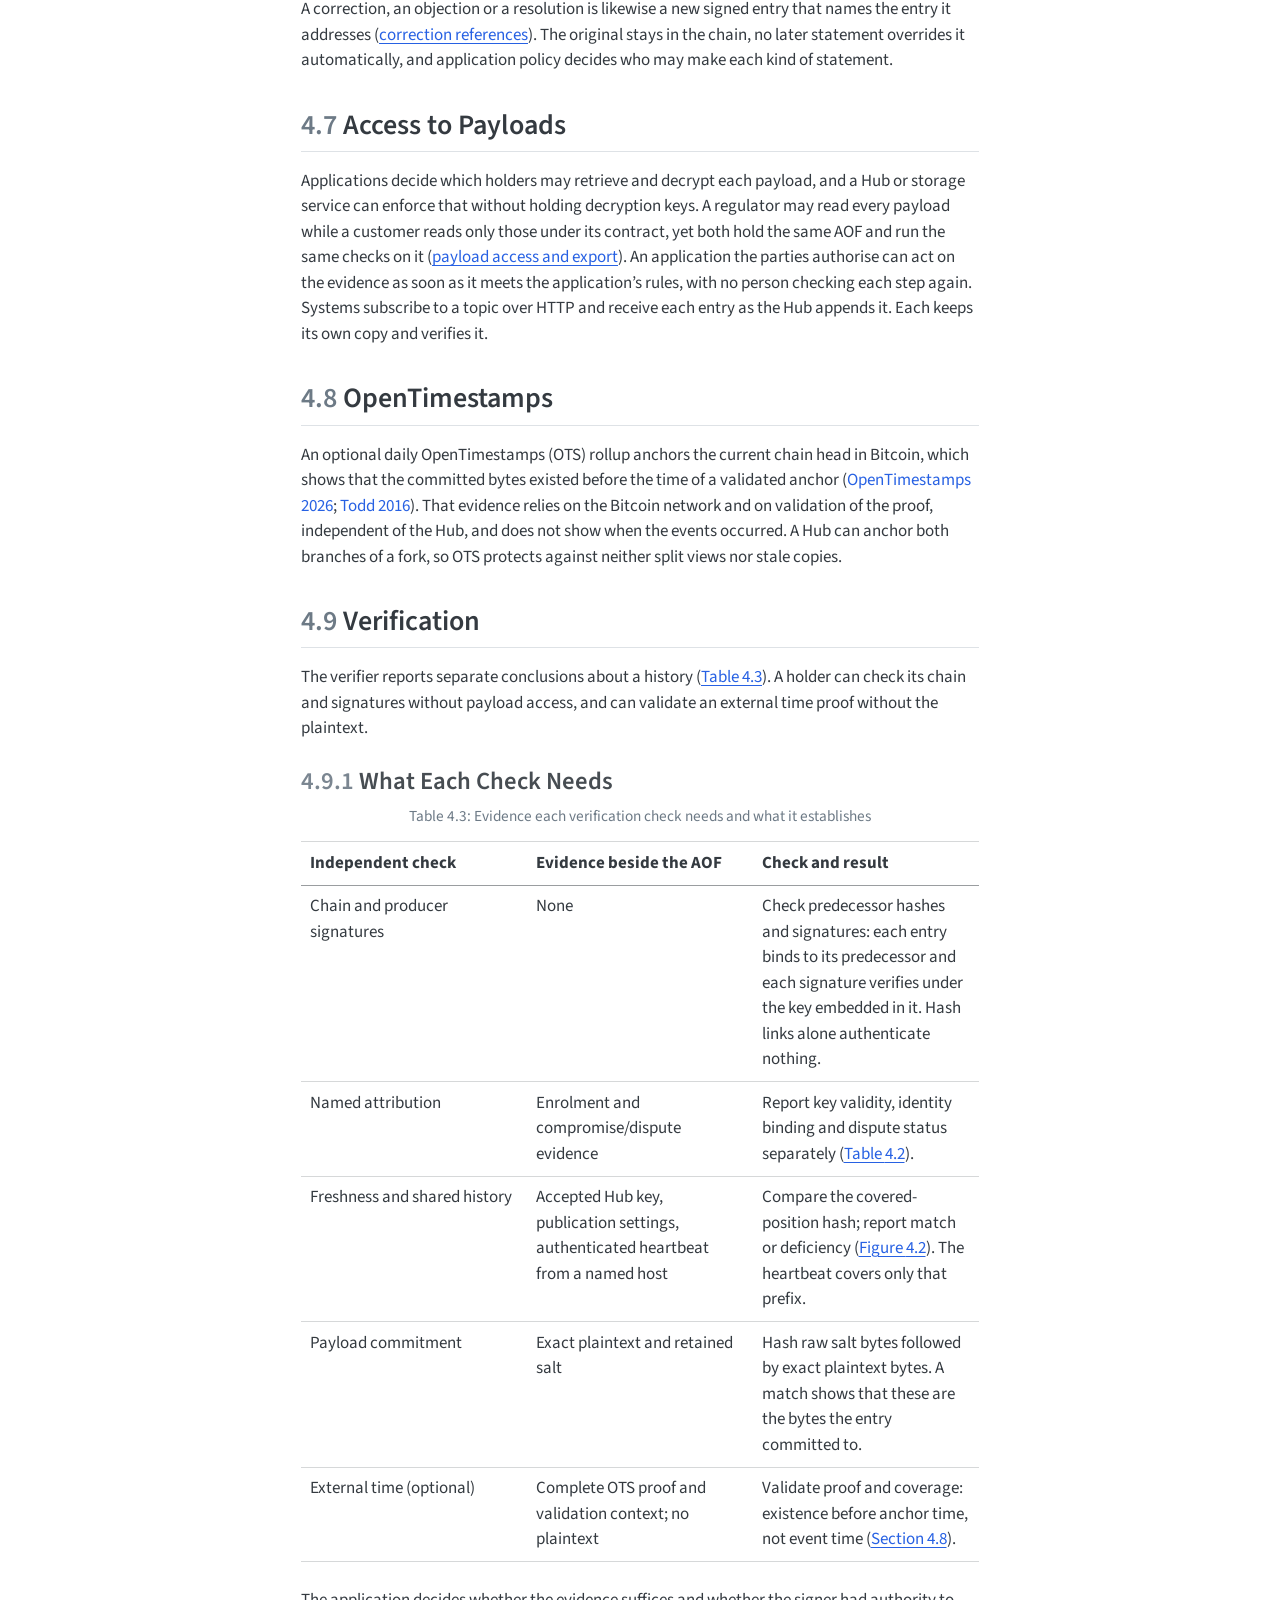
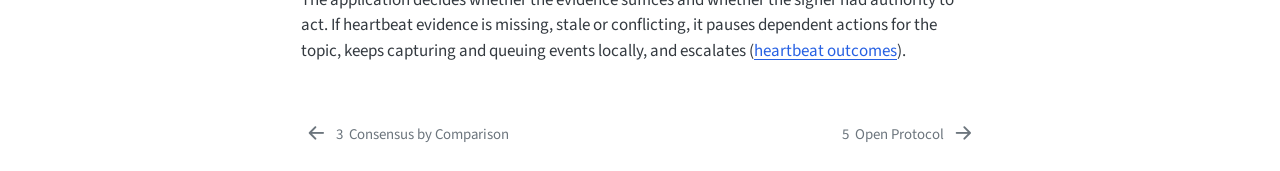
<file: how-it-works.html>
<!DOCTYPE html>
<html xmlns="http://www.w3.org/1999/xhtml" lang="en" xml:lang="en"><head>

<meta charset="utf-8">
<meta name="generator" content="quarto-1.9.37">

<meta name="viewport" content="width=device-width, initial-scale=1.0, user-scalable=yes">

<meta name="description" content="EventChain exists to give every party to a process the certainty that all of them hold the same history, at the speed and cost of a message queue. Every reading, estimate, approval and handoff is signed with a personal key as it is made. A payment or an approval follows the evidence the moment it arrives, because the other side already holds it. Nothing waits for reconciliation.">

<title>4&nbsp; How EventChain Works – EventChain: A Distributed History Without a Distributed System</title>
<style>
/* Default styles provided by pandoc.
** See https://pandoc.org/MANUAL.html#variables-for-html for config info.
*/
code{white-space: pre-wrap;}
span.smallcaps{font-variant: small-caps;}
div.columns{display: flex; gap: min(4vw, 1.5em);}
div.column{flex: auto; overflow-x: auto;}
div.hanging-indent{margin-left: 1.5em; text-indent: -1.5em;}
ul.task-list{list-style: none;}
ul.task-list li input[type="checkbox"] {
  width: 0.8em;
  margin: 0 0.8em 0.2em -1em; /* quarto-specific, see https://github.com/quarto-dev/quarto-cli/issues/4556 */ 
  vertical-align: middle;
}
/* CSS for citations */
div.csl-bib-body { }
div.csl-entry {
  clear: both;
}
.hanging-indent div.csl-entry {
  margin-left:2em;
  text-indent:-2em;
}
div.csl-left-margin {
  min-width:2em;
  float:left;
}
div.csl-right-inline {
  margin-left:2em;
  padding-left:1em;
}
div.csl-indent {
  margin-left: 2em;
}</style>


<script src="site_libs/quarto-nav/quarto-nav.js"></script>
<script src="site_libs/quarto-nav/headroom.min.js"></script>
<script src="site_libs/clipboard/clipboard.min.js"></script>
<script src="site_libs/quarto-search/autocomplete.umd.js"></script>
<script src="site_libs/quarto-search/fuse.min.js"></script>
<script src="site_libs/quarto-search/quarto-search.js"></script>
<meta name="quarto:offset" content="./">
<link href="./open-protocol.html" rel="next">
<link href="./consensus-by-comparison.html" rel="prev">
<script src="site_libs/quarto-html/quarto.js" type="module"></script>
<script src="site_libs/quarto-html/tabsets/tabsets.js" type="module"></script>
<script src="site_libs/quarto-html/popper.min.js"></script>
<script src="site_libs/quarto-html/tippy.umd.min.js"></script>
<script src="site_libs/quarto-html/anchor.min.js"></script>
<link href="site_libs/quarto-html/tippy.css" rel="stylesheet">
<link href="site_libs/quarto-html/quarto-syntax-highlighting-7f8f88aac4f3542376d5c11b86a4c14d.css" rel="stylesheet" id="quarto-text-highlighting-styles">
<script src="site_libs/bootstrap/bootstrap.min.js"></script>
<link href="site_libs/bootstrap/bootstrap-icons.css" rel="stylesheet">
<link href="site_libs/bootstrap/bootstrap-5ccb035bea26c1e21f80f44cf7c27909.min.css" rel="stylesheet" append-hash="true" id="quarto-bootstrap" data-mode="light">
<script id="quarto-search-options" type="application/json">{
  "location": "sidebar",
  "copy-button": false,
  "collapse-after": 3,
  "panel-placement": "start",
  "type": "textbox",
  "limit": 50,
  "keyboard-shortcut": [
    "f",
    "/",
    "s"
  ],
  "show-item-context": false,
  "language": {
    "search-no-results-text": "No results",
    "search-matching-documents-text": "matching documents",
    "search-copy-link-title": "Copy link to search",
    "search-hide-matches-text": "Hide additional matches",
    "search-more-match-text": "more match in this document",
    "search-more-matches-text": "more matches in this document",
    "search-clear-button-title": "Clear",
    "search-text-placeholder": "",
    "search-detached-cancel-button-title": "Cancel",
    "search-submit-button-title": "Submit",
    "search-label": "Search"
  }
}</script>
<script src="site_libs/quarto-diagram/mermaid.min.js"></script>
<script src="site_libs/quarto-diagram/mermaid-init.js"></script>
<link href="site_libs/quarto-diagram/mermaid.css" rel="stylesheet">
<link rel="describedby" href="https://eventchain-protocol.github.io/llms.txt">
<meta property="og:type" content="article">
<meta property="article:author" content="Raam Roche">
<meta property="article:published_time" content="2026-05-01">
<meta property="article:modified_time" content="2026-10-14">


<link rel="stylesheet" href="visuals.css">
<meta property="og:title" content="4&nbsp; How EventChain Works – EventChain: A Distributed History Without a Distributed System">
<meta property="og:description" content="EventChain exists to give every party to a process the certainty that all of them hold the same history, at the speed and cost of a message queue. Every reading, estimate, approval and handoff is signed with a personal key as it is made. A payment or an approval follows the evidence the moment it arrives, because the other side already holds it. Nothing waits for reconciliation.">
<meta property="og:image" content="https://eventchain-protocol.github.io/visuals/og-image.png">
<meta property="og:site_name" content="EventChain: A Distributed History Without a Distributed System">
<meta property="og:image:height" content="630">
<meta property="og:image:width" content="1200">
</head>

<body class="nav-sidebar floating quarto-light">

<div id="quarto-search-results"></div>
  <header id="quarto-header" class="headroom fixed-top">
  <nav class="quarto-secondary-nav">
    <div class="container-fluid d-flex">
      <button type="button" class="quarto-btn-toggle btn" data-bs-toggle="collapse" role="button" data-bs-target=".quarto-sidebar-collapse-item" aria-controls="quarto-sidebar" aria-expanded="false" aria-label="Toggle sidebar navigation" onclick="if (window.quartoToggleHeadroom) { window.quartoToggleHeadroom(); }">
        <i class="bi bi-layout-text-sidebar-reverse"></i>
      </button>
        <nav class="quarto-page-breadcrumbs" aria-label="breadcrumb"><ol class="breadcrumb"><li class="breadcrumb-item"><a href="./how-it-works.html"><span class="chapter-number">4</span>&nbsp; <span class="chapter-title">How EventChain Works</span></a></li></ol></nav>
        <a class="flex-grow-1" role="navigation" data-bs-toggle="collapse" data-bs-target=".quarto-sidebar-collapse-item" aria-controls="quarto-sidebar" aria-expanded="false" aria-label="Toggle sidebar navigation" onclick="if (window.quartoToggleHeadroom) { window.quartoToggleHeadroom(); }">      
        </a>
      <button type="button" class="btn quarto-search-button" aria-label="Search" onclick="window.quartoOpenSearch();">
        <i class="bi bi-search"></i>
      </button>
    </div>
  </nav>
</header>
<!-- content -->
<div id="quarto-content" class="quarto-container page-columns page-rows-contents page-layout-article">
<!-- sidebar -->
  <nav id="quarto-sidebar" class="sidebar collapse collapse-horizontal quarto-sidebar-collapse-item sidebar-navigation floating overflow-auto"><div class="quarto-sidebar-header"><div class="sidebar-header-item">
<p><a href="https://eventchain-protocol.github.io/llms.txt">Questions reviewers ask</a></p>
<p><a href="https://github.com/eventchain-protocol/eventchain">EventChain on GitHub</a></p>
</div></div>
    <div class="pt-lg-2 mt-2 text-left sidebar-header">
    <div class="sidebar-title mb-0 py-0">
      <a href="./">EventChain: A Distributed History Without a Distributed System</a> 
        <div class="sidebar-tools-main">
    <a href="./EventChain--A-Distributed-History-Without-a-Distributed-System.pdf" title="Download PDF" class="quarto-navigation-tool px-1" aria-label="Download PDF"><i class="bi bi-file-pdf"></i></a>
</div>
    </div>
      </div>
        <div class="mt-2 flex-shrink-0 align-items-center">
        <div class="sidebar-search">
        <div id="quarto-search" class="" title="Search"></div>
        </div>
        </div>
    <div class="sidebar-menu-container"> 
    <ul class="list-unstyled mt-1">
        <li class="sidebar-item">
  <div class="sidebar-item-container"> 
  <a href="./index.html" class="sidebar-item-text sidebar-link">
 <span class="menu-text">Abstract</span></a>
  </div>
</li>
        <li class="sidebar-item">
  <div class="sidebar-item-container"> 
  <a href="./executive-summary.html" class="sidebar-item-text sidebar-link">
 <span class="menu-text"><span class="chapter-number">1</span>&nbsp; <span class="chapter-title">Executive Summary</span></span></a>
  </div>
</li>
        <li class="sidebar-item">
  <div class="sidebar-item-container"> 
  <a href="./the-provenance-problem.html" class="sidebar-item-text sidebar-link">
 <span class="menu-text"><span class="chapter-number">2</span>&nbsp; <span class="chapter-title">Reconciliation After the Fact</span></span></a>
  </div>
</li>
        <li class="sidebar-item">
  <div class="sidebar-item-container"> 
  <a href="./consensus-by-comparison.html" class="sidebar-item-text sidebar-link">
 <span class="menu-text"><span class="chapter-number">3</span>&nbsp; <span class="chapter-title">Consensus by Comparison</span></span></a>
  </div>
</li>
        <li class="sidebar-item">
  <div class="sidebar-item-container"> 
  <a href="./how-it-works.html" class="sidebar-item-text sidebar-link active">
 <span class="menu-text"><span class="chapter-number">4</span>&nbsp; <span class="chapter-title">How EventChain Works</span></span></a>
  </div>
</li>
        <li class="sidebar-item">
  <div class="sidebar-item-container"> 
  <a href="./open-protocol.html" class="sidebar-item-text sidebar-link">
 <span class="menu-text"><span class="chapter-number">5</span>&nbsp; <span class="chapter-title">Open Protocol</span></span></a>
  </div>
</li>
        <li class="sidebar-item">
  <div class="sidebar-item-container"> 
  <a href="./conclusion.html" class="sidebar-item-text sidebar-link">
 <span class="menu-text"><span class="chapter-number">6</span>&nbsp; <span class="chapter-title">Conclusion</span></span></a>
  </div>
</li>
        <li class="sidebar-item">
  <div class="sidebar-item-container"> 
  <a href="./use-cases.html" class="sidebar-item-text sidebar-link">
 <span class="menu-text">Appendix: Worked Examples</span></a>
  </div>
</li>
        <li class="sidebar-item">
  <div class="sidebar-item-container"> 
  <a href="./appendix-specification.html" class="sidebar-item-text sidebar-link">
 <span class="menu-text">Appendix: Specification</span></a>
  </div>
</li>
        <li class="sidebar-item">
  <div class="sidebar-item-container"> 
  <a href="./appendix-standards-positioning.html" class="sidebar-item-text sidebar-link">
 <span class="menu-text">Appendix: Comparison Tables</span></a>
  </div>
</li>
        <li class="sidebar-item">
  <div class="sidebar-item-container"> 
  <a href="./references.html" class="sidebar-item-text sidebar-link">
 <span class="menu-text">References</span></a>
  </div>
</li>
    </ul>
    </div>
</nav>
<div id="quarto-sidebar-glass" class="quarto-sidebar-collapse-item" data-bs-toggle="collapse" data-bs-target=".quarto-sidebar-collapse-item"></div>
<!-- margin-sidebar -->
    <div id="quarto-margin-sidebar" class="sidebar margin-sidebar">
        <nav id="TOC" role="doc-toc" class="toc-active">
    <h2 id="toc-title">Table of contents</h2>
   
  <ul>
  <li><a href="#sec-aof" id="toc-sec-aof" class="nav-link active" data-scroll-target="#sec-aof"><span class="header-section-number">4.1</span> Append-Only File</a></li>
  <li><a href="#sec-payload-visibility" id="toc-sec-payload-visibility" class="nav-link" data-scroll-target="#sec-payload-visibility"><span class="header-section-number">4.2</span> Payload Hash</a></li>
  <li><a href="#sec-identity-bound-signatures" id="toc-sec-identity-bound-signatures" class="nav-link" data-scroll-target="#sec-identity-bound-signatures"><span class="header-section-number">4.3</span> What a Signature Proves</a></li>
  <li><a href="#sec-append-protocol" id="toc-sec-append-protocol" class="nav-link" data-scroll-target="#sec-append-protocol"><span class="header-section-number">4.4</span> Append Protocol</a>
  <ul class="collapse">
  <li><a href="#sec-hub-heartbeat" id="toc-sec-hub-heartbeat" class="nav-link" data-scroll-target="#sec-hub-heartbeat"><span class="header-section-number">4.4.1</span> Hub Heartbeat</a></li>
  </ul></li>
  <li><a href="#sec-scale-ordering" id="toc-sec-scale-ordering" class="nav-link" data-scroll-target="#sec-scale-ordering"><span class="header-section-number">4.5</span> Scale and Ordering</a></li>
  <li><a href="#sec-cbc" id="toc-sec-cbc" class="nav-link" data-scroll-target="#sec-cbc"><span class="header-section-number">4.6</span> Cryptographically Bound Contracts</a></li>
  <li><a href="#sec-rbac" id="toc-sec-rbac" class="nav-link" data-scroll-target="#sec-rbac"><span class="header-section-number">4.7</span> Access to Payloads</a></li>
  <li><a href="#sec-ots-rollups" id="toc-sec-ots-rollups" class="nav-link" data-scroll-target="#sec-ots-rollups"><span class="header-section-number">4.8</span> OpenTimestamps</a></li>
  <li><a href="#sec-offline-verification" id="toc-sec-offline-verification" class="nav-link" data-scroll-target="#sec-offline-verification"><span class="header-section-number">4.9</span> Verification</a>
  <ul class="collapse">
  <li><a href="#sec-recipient-requirements" id="toc-sec-recipient-requirements" class="nav-link" data-scroll-target="#sec-recipient-requirements"><span class="header-section-number">4.9.1</span> What Each Check Needs</a></li>
  </ul></li>
  </ul>
</nav>
    </div>
<!-- main -->
<main class="content" id="quarto-document-content">

<header id="title-block-header" class="quarto-title-block default">
<div class="quarto-title">
<h1 class="title"><span id="sec-how-it-works" class="quarto-section-identifier"><span class="chapter-number">4</span>&nbsp; <span class="chapter-title">How EventChain Works</span></span></h1>
</div>



<div class="quarto-title-meta">

    
  
    <div>
    <div class="quarto-title-meta-heading">Modified</div>
    <div class="quarto-title-meta-contents">
      <p class="date-modified">October 14, 2026</p>
    </div>
  </div>
    
  </div>
  


</header>


<p>Producers sign entries into an append-only file (AOF), a single Hub orders and distributes the file, and every holder verifies its own copy. A <em>topic</em> is one history (the events a deployment collects together in one AOF). Checking the chain and the producer signatures needs only the file and no trust in the Hub; naming the signer and confirming that a copy is current need further evidence (<a href="#sec-recipient-requirements" class="quarto-xref"><span>Section 4.9.1</span></a>). The byte-level rules an implementer needs are in the <a href="appendix-specification.html">Specification appendix</a>.</p>
<section id="sec-aof" class="level2" data-number="4.1">
<h2 data-number="4.1" class="anchored" data-anchor-id="sec-aof"><span class="header-section-number">4.1</span> Append-Only File</h2>
<p>The AOF is a JSON Lines <span class="citation" data-cites="jsonlines">(<a href="references.html#ref-jsonlines" role="doc-biblioref">JSON Lines 2023</a>)</span> document, one JSON object per line. Each entry carries a salted hash of its payload, a locator for the payload, the SHA-256 hash of the previous line, the signer’s public key and an ECDSA-P256 signature over every other member (<a href="#tbl-aof-entry" class="quarto-xref">Table&nbsp;<span>4.1</span></a>, <a href="#fig-hash-chain" class="quarto-xref">Figure&nbsp;<span>4.1</span></a>). Producers encrypt payloads before they reach the Hub, so the Hub holds or relays ciphertext only and never has plaintext or decryption keys.</p>
<div id="tbl-aof-entry" class="quarto-float quarto-figure quarto-figure-center anchored">
<figure class="quarto-float quarto-float-tbl figure">
<figcaption class="quarto-float-caption-top quarto-float-caption quarto-float-tbl" id="tbl-aof-entry-caption-0ceaefa1-69ba-4598-a22c-09a6ac19f8ca">
Table&nbsp;4.1: Base-entry fields (revision-specific members are in the <a href="./appendix-specification.html#sec-entry-spec">entry specification</a>)
</figcaption>
<div aria-describedby="tbl-aof-entry-caption-0ceaefa1-69ba-4598-a22c-09a6ac19f8ca">
<table class="caption-top table">
<thead>
<tr class="header">
<th style="text-align: left;">Field</th>
<th style="text-align: left;">Example</th>
<th style="text-align: left;">Purpose</th>
</tr>
</thead>
<tbody>
<tr class="odd">
<td style="text-align: left;"><code>entry_id</code></td>
<td style="text-align: left;"><code>evt-042</code></td>
<td style="text-align: left;">Producer’s reference; arbitrary text that need not be unique</td>
</tr>
<tr class="even">
<td style="text-align: left;"><code>payload_hash</code></td>
<td style="text-align: left;"><code>obPN0cqZ...</code></td>
<td style="text-align: left;">Salted hash of the plaintext payload (<a href="#sec-payload-visibility" class="quarto-xref"><span>Section 4.2</span></a>)</td>
</tr>
<tr class="odd">
<td style="text-align: left;"><code>payload_ref</code></td>
<td style="text-align: left;"><code>ref-042</code></td>
<td style="text-align: left;">Opaque locator for the payload</td>
</tr>
<tr class="even">
<td style="text-align: left;"><code>prev_hash</code></td>
<td style="text-align: left;"><code>_-bFxIQ3...</code></td>
<td style="text-align: left;">SHA-256 of previous line’s bytes</td>
</tr>
<tr class="odd">
<td style="text-align: left;"><code>public_key</code></td>
<td style="text-align: left;"><code>Aw4rK2p1...</code></td>
<td style="text-align: left;">Signer’s public key</td>
</tr>
<tr class="even">
<td style="text-align: left;"><code>signature</code></td>
<td style="text-align: left;"><code>8QDxLmE7...</code></td>
<td style="text-align: left;">ECDSA-P256 signature over <code>entry.data()</code> (<a href="./appendix-specification.html#sec-entry-spec">entry specification</a>)</td>
</tr>
</tbody>
</table>
</div>
</figure>
</div>
<div id="fig-hash-chain" class="quarto-float quarto-figure quarto-figure-center anchored" alt="Producer-signature brackets cover prev_hash, payload_hash and other signed members of adjacent lines A and B. B references the hash of A's exact written bytes, excluding LF. Raw salt and exact plaintext, held outside the file, produce B's payload commitment.">
<figure class="quarto-float quarto-float-fig figure">
<div aria-describedby="fig-hash-chain-caption-0ceaefa1-69ba-4598-a22c-09a6ac19f8ca">
<img src="visuals/producer-signature-chain-binding.svg" class="img-fluid figure-img" alt="Producer-signature brackets cover prev_hash, payload_hash and other signed members of adjacent lines A and B. B references the hash of A's exact written bytes, excluding LF. Raw salt and exact plaintext, held outside the file, produce B's payload commitment." width="360">
</div>
<figcaption class="quarto-float-caption-bottom quarto-float-caption quarto-float-fig" id="fig-hash-chain-caption-0ceaefa1-69ba-4598-a22c-09a6ac19f8ca">
Figure&nbsp;4.1: The producer signs the predecessor hash as well as the payload commitment. Moving line B to another predecessor changes its signed input. Hash links alone do not authenticate the chain.
</figcaption>
</figure>
</div>
<p>Because the signature covers <code>prev_hash</code>, each producer signs its own position in the chain. Editing any line or moving an entry to a different predecessor invalidates a producer signature that the Hub cannot recreate, so the ordering guarantee rests on the producers’ keys. An entry’s unique identifier, its <em>Event ID</em>, is the SHA-256 hash of its exact written line, and later entries refer to earlier ones by it.</p>
</section>
<section id="sec-payload-visibility" class="level2" data-number="4.2">
<h2 data-number="4.2" class="anchored" data-anchor-id="sec-payload-visibility"><span class="header-section-number">4.2</span> Payload Hash</h2>
<p><code>payload_hash</code> is <code>SHA-256(salt ‖ payload)</code> over a fresh random salt followed by the exact plaintext bytes. Nobody without the salt can test guesses against the hash, and whoever holds the plaintext and the salt can recompute it, so each holder keeps the salt with the payload. The AOF names no signer, only a public key; the signer’s identity and role sit in the payload under access policy (<a href="#sec-rbac" class="quarto-xref"><span>Section 4.7</span></a>).</p>
</section>
<section id="sec-identity-bound-signatures" class="level2" data-number="4.3">
<h2 data-number="4.3" class="anchored" data-anchor-id="sec-identity-bound-signatures"><span class="header-section-number">4.3</span> What a Signature Proves</h2>
<p>A device or a software service signs its entries directly: a sensor signs each measurement at source with a hardware-held key. A person’s passkey cannot sign arbitrary bytes, so the producing system signs the entry and the person confirms it in a separate <em>Mint</em> entry whose WebAuthn challenge is the confirmed entry’s Event ID (<a href="./appendix-specification.html#sec-spec-mint">WebAuthn checks</a>). In every case a valid signature proves that a key signed these bytes. What it proves about who acted depends on where the key lives (<a href="#tbl-key-binding" class="quarto-xref">Table&nbsp;<span>4.2</span></a>).</p>
<div id="tbl-key-binding" class="quarto-float quarto-figure quarto-figure-center anchored">
<figure class="quarto-float quarto-float-tbl figure">
<figcaption class="quarto-float-caption-top quarto-float-caption quarto-float-tbl" id="tbl-key-binding-caption-0ceaefa1-69ba-4598-a22c-09a6ac19f8ca">
Table&nbsp;4.2: What a valid signature proves for each kind of signer
</figcaption>
<div aria-describedby="tbl-key-binding-caption-0ceaefa1-69ba-4598-a22c-09a6ac19f8ca">
<table class="caption-top table">
<colgroup>
<col style="width: 33%">
<col style="width: 33%">
<col style="width: 33%">
</colgroup>
<thead>
<tr class="header">
<th style="text-align: left;">Signer</th>
<th style="text-align: left;">Where the key lives</th>
<th style="text-align: left;">What a valid signature proves</th>
</tr>
</thead>
<tbody>
<tr class="odd">
<td style="text-align: left;">Device</td>
<td style="text-align: left;">TPM, physically unclonable function (PUF) or secure element</td>
<td style="text-align: left;">This key signed these bytes. Binding the key to a particular device rests on enrolment or attestation evidence and on the key’s actual protection; the signature shows nothing about calibration, attachment or the measurement path</td>
</tr>
<tr class="even">
<td style="text-align: left;">Software service</td>
<td style="text-align: left;">Cloud key-management service</td>
<td style="text-align: left;">Something able to use the key signed. The file does not say which workload, person or administrator caused the signature</td>
</tr>
<tr class="odd">
<td style="text-align: left;">Software in an attested enclave</td>
<td style="text-align: left;">Enclave bound to measured code</td>
<td style="text-align: left;">Under the platform’s attestation assumptions, the key belongs to the measured code. A model counts only if the validated measurement covers it</td>
</tr>
<tr class="even">
<td style="text-align: left;">Person</td>
<td style="text-align: left;">Passkey</td>
<td style="text-align: left;">The passkey answered this challenge with the checked flags. Naming the person and role rests on enrolment evidence and passkey-control policy</td>
</tr>
</tbody>
</table>
</div>
</figure>
</div>
<p>A <em>registry</em> binds each public key to a person, device, service or role, with the enrolment evidence behind the binding. A registry is a topic like any other, and a holder verifies it with the same checks. It cannot write, reorder or block an entry in any other topic. A binding that others rely on carries two signatures, the subject’s offer and the registry keeper’s acceptance, so neither party creates it alone (<a href="./appendix-specification.html#sec-spec-registry">registry conventions</a>, three of them still open). An organisation keeps a registry for its own signers. An authority or community keeps one that binds each organisation’s root key to its legal identity.</p>
<p>Each topic declares the registries it accepts, by root key directly or through a binding in a registry it already accepts. It changes that declaration only with its other parties’ countersignature, because otherwise the party that started the topic could swap registries and re-attribute past signatures. The chain of registries ends at a root key that the parties accept outside the protocol, as a browser accepts its root store <span class="citation" data-cites="rfc6024">(<a href="references.html#ref-rfc6024" role="doc-biblioref">Reddy and Wallace 2010</a>)</span>. A binding shows whom its keeper says a key belongs to.</p>
<p>A signature carries no ongoing authority and no time, so a departed employee’s earlier signatures stay valid. A lost key leaves the chain intact: the keeper retires it and the organisation enrols a new one. A compromised key differs, because someone else may sign with it. The keeper therefore signs a compromise claim that names the time from which the key is suspect, and the claim stands beside the history as a visible dispute that erases nothing. The verifier reports each entry the key signed between that time and the claim as inside the claimed window, and the application decides. A payload may state a time, but the signer asserted it, and whoever holds a stolen key asserts whatever suits them. So the verifier places an entry in time by the heartbeats and anchors around it (<a href="#sec-hub-heartbeat" class="quarto-xref"><span>Section 4.4.1</span></a>, <a href="#sec-ots-rollups" class="quarto-xref"><span>Section 4.8</span></a>), and no finer than they allow. The verifier reports signature validity, binding evidence, compromise status and authorisation separately.</p>
</section>
<section id="sec-append-protocol" class="level2" data-number="4.4">
<h2 data-number="4.4" class="anchored" data-anchor-id="sec-append-protocol"><span class="header-section-number">4.4</span> Append Protocol</h2>
<p>The <em>head</em> is the hash of the last line in the chain. A producer keeps the head it last appended or observed (its <em>retained head</em>) and submits against a verified <em>expected head</em>. Because the signature covers <code>prev_hash</code>, changing that field requires signing again.</p>
<ol type="1">
<li>The producer requests the current head and any entries since its retained head. It accepts a matching head with no new entries, or verifies an extension to the new head. If the Hub supplies a history that omits the retained head, the producer treats it as evidence of rollback or truncation and does not sign against it.</li>
<li>The producer prepares a <em>submission</em> of one or more entries. It sets the first entry’s <code>prev_hash</code> to the verified current head and each later entry’s <code>prev_hash</code> to the hash of the entry before it in the submission, signs each entry, and submits them together with that expected head (<a href="./appendix-specification.html#sec-spec-submission">submission format</a>).</li>
<li>The Hub accepts the submission only if its current head still matches the expected head, and appends it whole or not at all. After the append, the producer retains the new head.</li>
<li>If another submission arrived first, the Hub rejects this one. The producer obtains and verifies the new extension, sets the first entry’s <code>prev_hash</code> to the new head, signs the whole submission again and resubmits against that head.</li>
</ol>
<p>The Hub applies to each line of a submission exactly the checks a verifier applies to one line: the line is well formed under the <a href="./appendix-specification.html#sec-entry-spec">entry specification</a>, <code>prev_hash</code> equals the current head for the first line and the hash of the preceding line for every later one, and the key on the line signed it. It appends every submission whose lines all pass, whole or not at all, whatever the entry says and whoever holds the key, and judges nothing else; a false statement or an unbound key enters the history, where the verifier reports it and the other parties contest it (<a href="#sec-cbc" class="quarto-xref"><span>Section 4.6</span></a>). A submission that passes receives a signed receipt, the Hub’s commitment that it is in the history at that position, and one that fails receives a signed refusal naming the submission hash, the line that failed, the reason and the Hub’s asserted time (<a href="./appendix-specification.html#sec-spec-submission">receipt and refusal</a>). The submitter retains it, so a refusal of a valid submission is evidence against the Hub.</p>
<p>A valid chain can still be an old prefix, so the protocol requires the Hub to issue signed <em>heartbeats</em> that trusted <em>heartbeat hosts</em> pull and publish. Every holder, including a first-time one, retrieves the latest heartbeat for its topic from a host and checks its copy against it, and so detects an out-of-date copy or a diverging history without contacting other holders. Two conflicting heartbeats under the Hub’s key attribute the fork to the Hub. These are the established properties of fork consistency <span class="citation" data-cites="li2004sundr">(<a href="references.html#ref-li2004sundr" role="doc-biblioref">Li et al. 2004</a>)</span> and accountability <span class="citation" data-cites="rfc6962">(<a href="references.html#ref-rfc6962" role="doc-biblioref">Laurie et al. 2013</a>)</span>. The publication interval bounds freshness, and each host must preserve every heartbeat and show everyone the same list.</p>
<section id="sec-hub-heartbeat" class="level3" data-number="4.4.1">
<h3 data-number="4.4.1" class="anchored" data-anchor-id="sec-hub-heartbeat"><span class="header-section-number">4.4.1</span> Hub Heartbeat</h3>
<p>A heartbeat carries the topic’s head, the entry count and the time of issue under the Hub’s signature. The Hub issues one at the agreed interval even when no entries arrive and serves it at its heartbeat endpoint. A heartbeat host pulls it at that interval, checks the signature under the accepted Hub key and, holding the file, that it names the file’s head, then publishes it. A host preserves every heartbeat for each topic it serves and publishes the Hub key the topic accepts; a Hub that stops issuing heartbeats shows as a gap at every host. <a href="open-protocol.html#sec-stewardship" class="quarto-xref"><span>Section 5.1</span></a> proposes who should decide which hosts a topic trusts. Every holder compares its own copy with the heartbeat a host serves (<a href="#fig-heartbeat-comparison" class="quarto-xref">Figure&nbsp;<span>4.2</span></a>). The time is the Hub’s own assertion; independent timestamping can add external time evidence (<a href="#sec-ots-rollups" class="quarto-xref"><span>Section 4.8</span></a>). <a href="appendix-specification.html#sec-spec-heartbeat">Heartbeat Encoding and Retrieval</a> specifies the format and retrieval.</p>
<p>Suppose the Hub serves different histories to a buyer and a warehouse that share one topic. Both copies pass their chain and producer-signature checks, but they contain different hashes at the same position. The warehouse detects the disagreement by comparing its hash with the heartbeat the host serves (<a href="#fig-heartbeat-comparison" class="quarto-xref">Figure&nbsp;<span>4.2</span></a>), without contacting the buyer.</p>
<div class="cell" data-fig-width="4.5" data-layout-align="default">
<div class="cell-output-display">
<div id="fig-heartbeat-comparison" class="quarto-float quarto-figure quarto-figure-center anchored">
<figure class="quarto-float quarto-float-fig figure">
<div aria-describedby="fig-heartbeat-comparison-caption-0ceaefa1-69ba-4598-a22c-09a6ac19f8ca">
<div>
<pre class="mermaid mermaid-js" data-label="fig-heartbeat-comparison">%%{init: {"flowchart": {"nodeSpacing": 15, "rankSpacing": 30, "padding": 8}}}%%
flowchart TB
    H["Hub"]
    B["Buyer's copy&lt;br/&gt;… → hash A"]
    W["Warehouse's copy&lt;br/&gt;… → hash B"]
    P["Heartbeat host&lt;br/&gt;Hub-signed heartbeat&lt;br/&gt;hash A"]
    H --&gt;|"Serves one&lt;br/&gt;history"| B
    H --&gt;|"Serves another&lt;br/&gt;history"| W
    P --&gt;|"Pulls the signed&lt;br/&gt;heartbeat"| H
    P -.-&gt;|"A matches A"| B
    P -.-&gt;|"B differs from A"| W
</pre>
</div>
</div>
<figcaption class="quarto-float-caption-bottom quarto-float-caption quarto-float-fig" id="fig-heartbeat-comparison-caption-0ceaefa1-69ba-4598-a22c-09a6ac19f8ca">
Figure&nbsp;4.2: Different hashes at the same position cannot both match one published heartbeat. A and B stand for those hashes in the same topic. A conflicting copy alone does not attribute a fork to the Hub; that requires conflicting Hub-signed heartbeats.
</figcaption>
</figure>
</div>
</div>
</div>
<p>The comparison needs a recent heartbeat under the accepted Hub key, from a host that serves everyone the same list. A heartbeat vouches for the history up to the entry it names and for nothing after it. A copy that stops short of that entry is missing part of the published history, and an old heartbeat says nothing about whether a copy is current. A matching heartbeat shows that a holder has the same history as everyone else who checks it. Whether that history is genuine is a separate question, which the producer signatures answer: a Hub that appended a forged entry would publish a heartbeat over it, and only the signature check on that entry catches it.</p>
</section>
</section>
<section id="sec-scale-ordering" class="level2" data-number="4.5">
<h2 data-number="4.5" class="anchored" data-anchor-id="sec-scale-ordering"><span class="header-section-number">4.5</span> Scale and Ordering</h2>
<p>The Hub appends on a single thread per topic, so each topic has one ordered history and different topics proceed independently. Each accepted submission costs one append and no multi-party consensus round. A holder that keeps a verified prefix verifies only the extension; <a href="consensus-by-comparison.html#sec-what-it-costs" class="quarto-xref"><span>Section 3.2</span></a> gives the measured rates.</p>
</section>
<section id="sec-cbc" class="level2" data-number="4.6">
<h2 data-number="4.6" class="anchored" data-anchor-id="sec-cbc"><span class="header-section-number">4.6</span> Cryptographically Bound Contracts</h2>
<p>A Cryptographically Bound Contract (CBC) records a two-party agreement as two entries: the offering party signs an offer, and the accepting party signs an acceptance that names the offer by its Event ID (<a href="./appendix-specification.html#sec-spec-cbc">CBC references</a>). A custody transfer is one instance; a supplier’s acceptance of shared data under agreed terms is another (<a href="./use-cases.html#sec-ai-data-sharing">worked example</a>). Until the acceptance exists the CBC is <em>pending</em>, and any party inspecting the chain sees the missing acceptance.</p>
<p>A correction, an objection or a resolution is likewise a new signed entry that names the entry it addresses (<a href="./appendix-specification.html#sec-corrections">correction references</a>). The original stays in the chain, no later statement overrides it automatically, and application policy decides who may make each kind of statement.</p>
</section>
<section id="sec-rbac" class="level2" data-number="4.7">
<h2 data-number="4.7" class="anchored" data-anchor-id="sec-rbac"><span class="header-section-number">4.7</span> Access to Payloads</h2>
<p>Applications decide which holders may retrieve and decrypt each payload, and a Hub or storage service can enforce that without holding decryption keys. A regulator may read every payload while a customer reads only those under its contract, yet both hold the same AOF and run the same checks on it (<a href="./appendix-specification.html#sec-spec-payload">payload access and export</a>). An application the parties authorise can act on the evidence as soon as it meets the application’s rules, with no person checking each step again. Systems subscribe to a topic over HTTP and receive each entry as the Hub appends it. Each keeps its own copy and verifies it.</p>
</section>
<section id="sec-ots-rollups" class="level2" data-number="4.8">
<h2 data-number="4.8" class="anchored" data-anchor-id="sec-ots-rollups"><span class="header-section-number">4.8</span> OpenTimestamps</h2>
<p>An optional daily OpenTimestamps (OTS) rollup anchors the current chain head in Bitcoin, which shows that the committed bytes existed before the time of a validated anchor <span class="citation" data-cites="opentimestamps todd2016ots">(<a href="references.html#ref-opentimestamps" role="doc-biblioref">OpenTimestamps 2026</a>; <a href="references.html#ref-todd2016ots" role="doc-biblioref">Todd 2016</a>)</span>. That evidence relies on the Bitcoin network and on validation of the proof, independent of the Hub, and does not show when the events occurred. A Hub can anchor both branches of a fork, so OTS protects against neither split views nor stale copies.</p>
</section>
<section id="sec-offline-verification" class="level2" data-number="4.9">
<h2 data-number="4.9" class="anchored" data-anchor-id="sec-offline-verification"><span class="header-section-number">4.9</span> Verification</h2>
<p>The verifier reports separate conclusions about a history (<a href="#tbl-verification-checks" class="quarto-xref">Table&nbsp;<span>4.3</span></a>). A holder can check its chain and signatures without payload access, and can validate an external time proof without the plaintext.</p>
<section id="sec-recipient-requirements" class="level3" data-number="4.9.1">
<h3 data-number="4.9.1" class="anchored" data-anchor-id="sec-recipient-requirements"><span class="header-section-number">4.9.1</span> What Each Check Needs</h3>
<div id="tbl-verification-checks" class="quarto-float quarto-figure quarto-figure-center anchored">
<figure class="quarto-float quarto-float-tbl figure">
<figcaption class="quarto-float-caption-top quarto-float-caption quarto-float-tbl" id="tbl-verification-checks-caption-0ceaefa1-69ba-4598-a22c-09a6ac19f8ca">
Table&nbsp;4.3: Evidence each verification check needs and what it establishes
</figcaption>
<div aria-describedby="tbl-verification-checks-caption-0ceaefa1-69ba-4598-a22c-09a6ac19f8ca">
<table class="caption-top table">
<colgroup>
<col style="width: 33%">
<col style="width: 33%">
<col style="width: 33%">
</colgroup>
<thead>
<tr class="header">
<th style="text-align: left;">Independent check</th>
<th style="text-align: left;">Evidence beside the AOF</th>
<th style="text-align: left;">Check and result</th>
</tr>
</thead>
<tbody>
<tr class="odd">
<td style="text-align: left;">Chain and producer signatures</td>
<td style="text-align: left;">None</td>
<td style="text-align: left;">Check predecessor hashes and signatures: each entry binds to its predecessor and each signature verifies under the key embedded in it. Hash links alone authenticate nothing.</td>
</tr>
<tr class="even">
<td style="text-align: left;">Named attribution</td>
<td style="text-align: left;">Enrolment and compromise/dispute evidence</td>
<td style="text-align: left;">Report key validity, identity binding and dispute status separately (<a href="#tbl-key-binding" class="quarto-xref">Table&nbsp;<span>4.2</span></a>).</td>
</tr>
<tr class="odd">
<td style="text-align: left;">Freshness and shared history</td>
<td style="text-align: left;">Accepted Hub key, publication settings, authenticated heartbeat from a named host</td>
<td style="text-align: left;">Compare the covered-position hash; report match or deficiency (<a href="#fig-heartbeat-comparison" class="quarto-xref">Figure&nbsp;<span>4.2</span></a>). The heartbeat covers only that prefix.</td>
</tr>
<tr class="even">
<td style="text-align: left;">Payload commitment</td>
<td style="text-align: left;">Exact plaintext and retained salt</td>
<td style="text-align: left;">Hash raw salt bytes followed by exact plaintext bytes. A match shows that these are the bytes the entry committed to.</td>
</tr>
<tr class="odd">
<td style="text-align: left;">External time (optional)</td>
<td style="text-align: left;">Complete OTS proof and validation context; no plaintext</td>
<td style="text-align: left;">Validate proof and coverage: existence before anchor time, not event time (<a href="#sec-ots-rollups" class="quarto-xref"><span>Section 4.8</span></a>).</td>
</tr>
</tbody>
</table>
</div>
</figure>
</div>
<p>The application decides whether the evidence suffices and whether the signer had authority to act. If heartbeat evidence is missing, stale or conflicting, it pauses dependent actions for the topic, keeps capturing and queuing events locally, and escalates (<a href="./appendix-specification.html#sec-spec-outcomes">heartbeat outcomes</a>).</p>


<div id="refs" class="references csl-bib-body hanging-indent" role="list" style="display: none">
<div id="ref-jsonlines" class="csl-entry" role="listitem">
JSON Lines. 2023. <em><span>JSON</span> Lines</em>. <a href="https://jsonlines.org/" class="uri">Https://jsonlines.org/</a>.
</div>
<div id="ref-rfc6962" class="csl-entry" role="listitem">
Laurie, Ben, Adam Langley, and Emilia Kasper. 2013. <em>Certificate Transparency</em>. RFC 6962. <a href="https://doi.org/10.17487/RFC6962">https://doi.org/10.17487/RFC6962</a>.
</div>
<div id="ref-li2004sundr" class="csl-entry" role="listitem">
Li, Jinyuan, Maxwell Krohn, David Mazières, and Dennis Shasha. 2004. <span>“Secure Untrusted Data Repository (<span>SUNDR</span>).”</span> <em>6th Symposium on Operating Systems Design and Implementation (OSDI)</em>, 121–36. <a href="https://www.usenix.org/legacy/event/osdi04/tech/full_papers/li_j/li_j.pdf">https://www.usenix.org/legacy/event/osdi04/tech/full_papers/li_j/li_j.pdf</a>.
</div>
<div id="ref-opentimestamps" class="csl-entry" role="listitem">
OpenTimestamps. 2026. <em><span>OpenTimestamps</span>: A Timestamping Proof Standard</em>. <a href="https://opentimestamps.org/">https://opentimestamps.org/</a>.
</div>
<div id="ref-rfc6024" class="csl-entry" role="listitem">
Reddy, Raksha, and Carl Wallace. 2010. <em>Trust Anchor Management Requirements</em>. RFC 6024. <a href="https://doi.org/10.17487/RFC6024">https://doi.org/10.17487/RFC6024</a>.
</div>
<div id="ref-todd2016ots" class="csl-entry" role="listitem">
Todd, Peter. 2016. <em><span>OpenTimestamps</span>: Scalable, Trust-Minimized, Distributed Timestamping with Bitcoin</em>. <a href="https://petertodd.org/2016/opentimestamps-announcement">https://petertodd.org/2016/opentimestamps-announcement</a>.
</div>
</div>
</section>
</section>

</main> <!-- /main -->
<script id="quarto-html-after-body" type="application/javascript">
  window.document.addEventListener("DOMContentLoaded", function (event) {
    const icon = "";
    const anchorJS = new window.AnchorJS();
    anchorJS.options = {
      placement: 'right',
      icon: icon
    };
    anchorJS.add('.anchored');
    const isCodeAnnotation = (el) => {
      for (const clz of el.classList) {
        if (clz.startsWith('code-annotation-')) {                     
          return true;
        }
      }
      return false;
    }
    const onCopySuccess = function(e) {
      // button target
      const button = e.trigger;
      // don't keep focus
      button.blur();
      // flash "checked"
      button.classList.add('code-copy-button-checked');
      var currentTitle = button.getAttribute("title");
      button.setAttribute("title", "Copied!");
      let tooltip;
      if (window.bootstrap) {
        button.setAttribute("data-bs-toggle", "tooltip");
        button.setAttribute("data-bs-placement", "left");
        button.setAttribute("data-bs-title", "Copied!");
        tooltip = new bootstrap.Tooltip(button, 
          { trigger: "manual", 
            customClass: "code-copy-button-tooltip",
            offset: [0, -8]});
        tooltip.show();    
      }
      setTimeout(function() {
        if (tooltip) {
          tooltip.hide();
          button.removeAttribute("data-bs-title");
          button.removeAttribute("data-bs-toggle");
          button.removeAttribute("data-bs-placement");
        }
        button.setAttribute("title", currentTitle);
        button.classList.remove('code-copy-button-checked');
      }, 1000);
      // clear code selection
      e.clearSelection();
    }
    const getTextToCopy = function(trigger) {
      const outerScaffold = trigger.parentElement.cloneNode(true);
      const codeEl = outerScaffold.querySelector('code');
      for (const childEl of codeEl.children) {
        if (isCodeAnnotation(childEl)) {
          childEl.remove();
        }
      }
      return codeEl.innerText;
    }
    const clipboard = new window.ClipboardJS('.code-copy-button:not([data-in-quarto-modal])', {
      text: getTextToCopy
    });
    clipboard.on('success', onCopySuccess);
    if (window.document.getElementById('quarto-embedded-source-code-modal')) {
      const clipboardModal = new window.ClipboardJS('.code-copy-button[data-in-quarto-modal]', {
        text: getTextToCopy,
        container: window.document.getElementById('quarto-embedded-source-code-modal')
      });
      clipboardModal.on('success', onCopySuccess);
    }
      var localhostRegex = new RegExp(/^(?:http|https):\/\/localhost\:?[0-9]*\//);
      var mailtoRegex = new RegExp(/^mailto:/);
        var filterRegex = new RegExp("https:\/\/eventchain-protocol\.github\.io\/");
      var isInternal = (href) => {
          return filterRegex.test(href) || localhostRegex.test(href) || mailtoRegex.test(href);
      }
      // Inspect non-navigation links and adorn them if external
     var links = window.document.querySelectorAll('a[href]:not(.nav-link):not(.navbar-brand):not(.toc-action):not(.sidebar-link):not(.sidebar-item-toggle):not(.pagination-link):not(.no-external):not([aria-hidden]):not(.dropdown-item):not(.quarto-navigation-tool):not(.about-link)');
      for (var i=0; i<links.length; i++) {
        const link = links[i];
        if (!isInternal(link.href)) {
          // undo the damage that might have been done by quarto-nav.js in the case of
          // links that we want to consider external
          if (link.dataset.originalHref !== undefined) {
            link.href = link.dataset.originalHref;
          }
        }
      }
    function tippyHover(el, contentFn, onTriggerFn, onUntriggerFn) {
      const config = {
        allowHTML: true,
        maxWidth: 500,
        delay: 100,
        arrow: false,
        appendTo: function(el) {
            return el.parentElement;
        },
        interactive: true,
        interactiveBorder: 10,
        theme: 'quarto',
        placement: 'bottom-start',
      };
      if (contentFn) {
        config.content = contentFn;
      }
      if (onTriggerFn) {
        config.onTrigger = onTriggerFn;
      }
      if (onUntriggerFn) {
        config.onUntrigger = onUntriggerFn;
      }
      window.tippy(el, config); 
    }
    const noterefs = window.document.querySelectorAll('a[role="doc-noteref"]');
    for (var i=0; i<noterefs.length; i++) {
      const ref = noterefs[i];
      tippyHover(ref, function() {
        // use id or data attribute instead here
        let href = ref.getAttribute('data-footnote-href') || ref.getAttribute('href');
        try { href = new URL(href).hash; } catch {}
        const id = href.replace(/^#\/?/, "");
        const note = window.document.getElementById(id);
        if (note) {
          return note.innerHTML;
        } else {
          return "";
        }
      });
    }
    const xrefs = window.document.querySelectorAll('a.quarto-xref');
    const processXRef = (id, note) => {
      // Strip column container classes
      const stripColumnClz = (el) => {
        el.classList.remove("page-full", "page-columns");
        if (el.children) {
          for (const child of el.children) {
            stripColumnClz(child);
          }
        }
      }
      stripColumnClz(note)
      if (id === null || id.startsWith('sec-')) {
        // Special case sections, only their first couple elements
        const container = document.createElement("div");
        if (note.children && note.children.length > 2) {
          container.appendChild(note.children[0].cloneNode(true));
          for (let i = 1; i < note.children.length; i++) {
            const child = note.children[i];
            if (child.tagName === "P" && child.innerText === "") {
              continue;
            } else {
              container.appendChild(child.cloneNode(true));
              break;
            }
          }
          if (window.Quarto?.typesetMath) {
            window.Quarto.typesetMath(container);
          }
          return container.innerHTML
        } else {
          if (window.Quarto?.typesetMath) {
            window.Quarto.typesetMath(note);
          }
          return note.innerHTML;
        }
      } else {
        // Remove any anchor links if they are present
        const anchorLink = note.querySelector('a.anchorjs-link');
        if (anchorLink) {
          anchorLink.remove();
        }
        if (window.Quarto?.typesetMath) {
          window.Quarto.typesetMath(note);
        }
        if (note.classList.contains("callout")) {
          return note.outerHTML;
        } else {
          return note.innerHTML;
        }
      }
    }
    for (var i=0; i<xrefs.length; i++) {
      const xref = xrefs[i];
      tippyHover(xref, undefined, function(instance) {
        instance.disable();
        let url = xref.getAttribute('href');
        let hash = undefined; 
        if (url.startsWith('#')) {
          hash = url;
        } else {
          try { hash = new URL(url).hash; } catch {}
        }
        if (hash) {
          const id = hash.replace(/^#\/?/, "");
          const note = window.document.getElementById(id);
          if (note !== null) {
            try {
              const html = processXRef(id, note.cloneNode(true));
              instance.setContent(html);
            } finally {
              instance.enable();
              instance.show();
            }
          } else {
            // See if we can fetch this
            fetch(url.split('#')[0])
            .then(res => res.text())
            .then(html => {
              const parser = new DOMParser();
              const htmlDoc = parser.parseFromString(html, "text/html");
              const note = htmlDoc.getElementById(id);
              if (note !== null) {
                const html = processXRef(id, note);
                instance.setContent(html);
              } 
            }).finally(() => {
              instance.enable();
              instance.show();
            });
          }
        } else {
          // See if we can fetch a full url (with no hash to target)
          // This is a special case and we should probably do some content thinning / targeting
          fetch(url)
          .then(res => res.text())
          .then(html => {
            const parser = new DOMParser();
            const htmlDoc = parser.parseFromString(html, "text/html");
            const note = htmlDoc.querySelector('main.content');
            if (note !== null) {
              // This should only happen for chapter cross references
              // (since there is no id in the URL)
              // remove the first header
              if (note.children.length > 0 && note.children[0].tagName === "HEADER") {
                note.children[0].remove();
              }
              const html = processXRef(null, note);
              instance.setContent(html);
            } 
          }).finally(() => {
            instance.enable();
            instance.show();
          });
        }
      }, function(instance) {
      });
    }
        let selectedAnnoteEl;
        const selectorForAnnotation = ( cell, annotation) => {
          let cellAttr = 'data-code-cell="' + cell + '"';
          let lineAttr = 'data-code-annotation="' +  annotation + '"';
          const selector = 'span[' + cellAttr + '][' + lineAttr + ']';
          return selector;
        }
        const selectCodeLines = (annoteEl) => {
          const doc = window.document;
          const targetCell = annoteEl.getAttribute("data-target-cell");
          const targetAnnotation = annoteEl.getAttribute("data-target-annotation");
          const annoteSpan = window.document.querySelector(selectorForAnnotation(targetCell, targetAnnotation));
          const lines = annoteSpan.getAttribute("data-code-lines").split(",");
          const lineIds = lines.map((line) => {
            return targetCell + "-" + line;
          })
          let top = null;
          let height = null;
          let parent = null;
          if (lineIds.length > 0) {
              //compute the position of the single el (top and bottom and make a div)
              const el = window.document.getElementById(lineIds[0]);
              top = el.offsetTop;
              height = el.offsetHeight;
              parent = el.parentElement.parentElement;
            if (lineIds.length > 1) {
              const lastEl = window.document.getElementById(lineIds[lineIds.length - 1]);
              const bottom = lastEl.offsetTop + lastEl.offsetHeight;
              height = bottom - top;
            }
            if (top !== null && height !== null && parent !== null) {
              // cook up a div (if necessary) and position it 
              let div = window.document.getElementById("code-annotation-line-highlight");
              if (div === null) {
                div = window.document.createElement("div");
                div.setAttribute("id", "code-annotation-line-highlight");
                div.style.position = 'absolute';
                parent.appendChild(div);
              }
              div.style.top = top - 2 + "px";
              div.style.height = height + 4 + "px";
              div.style.left = 0;
              let gutterDiv = window.document.getElementById("code-annotation-line-highlight-gutter");
              if (gutterDiv === null) {
                gutterDiv = window.document.createElement("div");
                gutterDiv.setAttribute("id", "code-annotation-line-highlight-gutter");
                gutterDiv.style.position = 'absolute';
                const codeCell = window.document.getElementById(targetCell);
                const gutter = codeCell.querySelector('.code-annotation-gutter');
                gutter.appendChild(gutterDiv);
              }
              gutterDiv.style.top = top - 2 + "px";
              gutterDiv.style.height = height + 4 + "px";
            }
            selectedAnnoteEl = annoteEl;
          }
        };
        const unselectCodeLines = () => {
          const elementsIds = ["code-annotation-line-highlight", "code-annotation-line-highlight-gutter"];
          elementsIds.forEach((elId) => {
            const div = window.document.getElementById(elId);
            if (div) {
              div.remove();
            }
          });
          selectedAnnoteEl = undefined;
        };
          // Handle positioning of the toggle
      window.addEventListener(
        "resize",
        throttle(() => {
          elRect = undefined;
          if (selectedAnnoteEl) {
            selectCodeLines(selectedAnnoteEl);
          }
        }, 10)
      );
      function throttle(fn, ms) {
      let throttle = false;
      let timer;
        return (...args) => {
          if(!throttle) { // first call gets through
              fn.apply(this, args);
              throttle = true;
          } else { // all the others get throttled
              if(timer) clearTimeout(timer); // cancel #2
              timer = setTimeout(() => {
                fn.apply(this, args);
                timer = throttle = false;
              }, ms);
          }
        };
      }
        // Attach click handler to the DT
        const annoteDls = window.document.querySelectorAll('dt[data-target-cell]');
        for (const annoteDlNode of annoteDls) {
          annoteDlNode.addEventListener('click', (event) => {
            const clickedEl = event.target;
            if (clickedEl !== selectedAnnoteEl) {
              unselectCodeLines();
              const activeEl = window.document.querySelector('dt[data-target-cell].code-annotation-active');
              if (activeEl) {
                activeEl.classList.remove('code-annotation-active');
              }
              selectCodeLines(clickedEl);
              clickedEl.classList.add('code-annotation-active');
            } else {
              // Unselect the line
              unselectCodeLines();
              clickedEl.classList.remove('code-annotation-active');
            }
          });
        }
    const findCites = (el) => {
      const parentEl = el.parentElement;
      if (parentEl) {
        const cites = parentEl.dataset.cites;
        if (cites) {
          return {
            el,
            cites: cites.split(' ')
          };
        } else {
          return findCites(el.parentElement)
        }
      } else {
        return undefined;
      }
    };
    var bibliorefs = window.document.querySelectorAll('a[role="doc-biblioref"]');
    for (var i=0; i<bibliorefs.length; i++) {
      const ref = bibliorefs[i];
      const citeInfo = findCites(ref);
      if (citeInfo) {
        tippyHover(citeInfo.el, function() {
          var popup = window.document.createElement('div');
          citeInfo.cites.forEach(function(cite) {
            var citeDiv = window.document.createElement('div');
            citeDiv.classList.add('hanging-indent');
            citeDiv.classList.add('csl-entry');
            var biblioDiv = window.document.getElementById('ref-' + cite);
            if (biblioDiv) {
              citeDiv.innerHTML = biblioDiv.innerHTML;
            }
            popup.appendChild(citeDiv);
          });
          return popup.innerHTML;
        });
      }
    }
  });
  </script>
<nav class="page-navigation">
  <div class="nav-page nav-page-previous">
      <a href="./consensus-by-comparison.html" class="pagination-link" aria-label="Consensus by Comparison">
        <i class="bi bi-arrow-left-short"></i> <span class="nav-page-text"><span class="chapter-number">3</span>&nbsp; <span class="chapter-title">Consensus by Comparison</span></span>
      </a>          
  </div>
  <div class="nav-page nav-page-next">
      <a href="./open-protocol.html" class="pagination-link" aria-label="Open Protocol">
        <span class="nav-page-text"><span class="chapter-number">5</span>&nbsp; <span class="chapter-title">Open Protocol</span></span> <i class="bi bi-arrow-right-short"></i>
      </a>
  </div>
</nav>
</div> <!-- /content -->
<script src="visuals.js"></script>




</body></html>
</file>
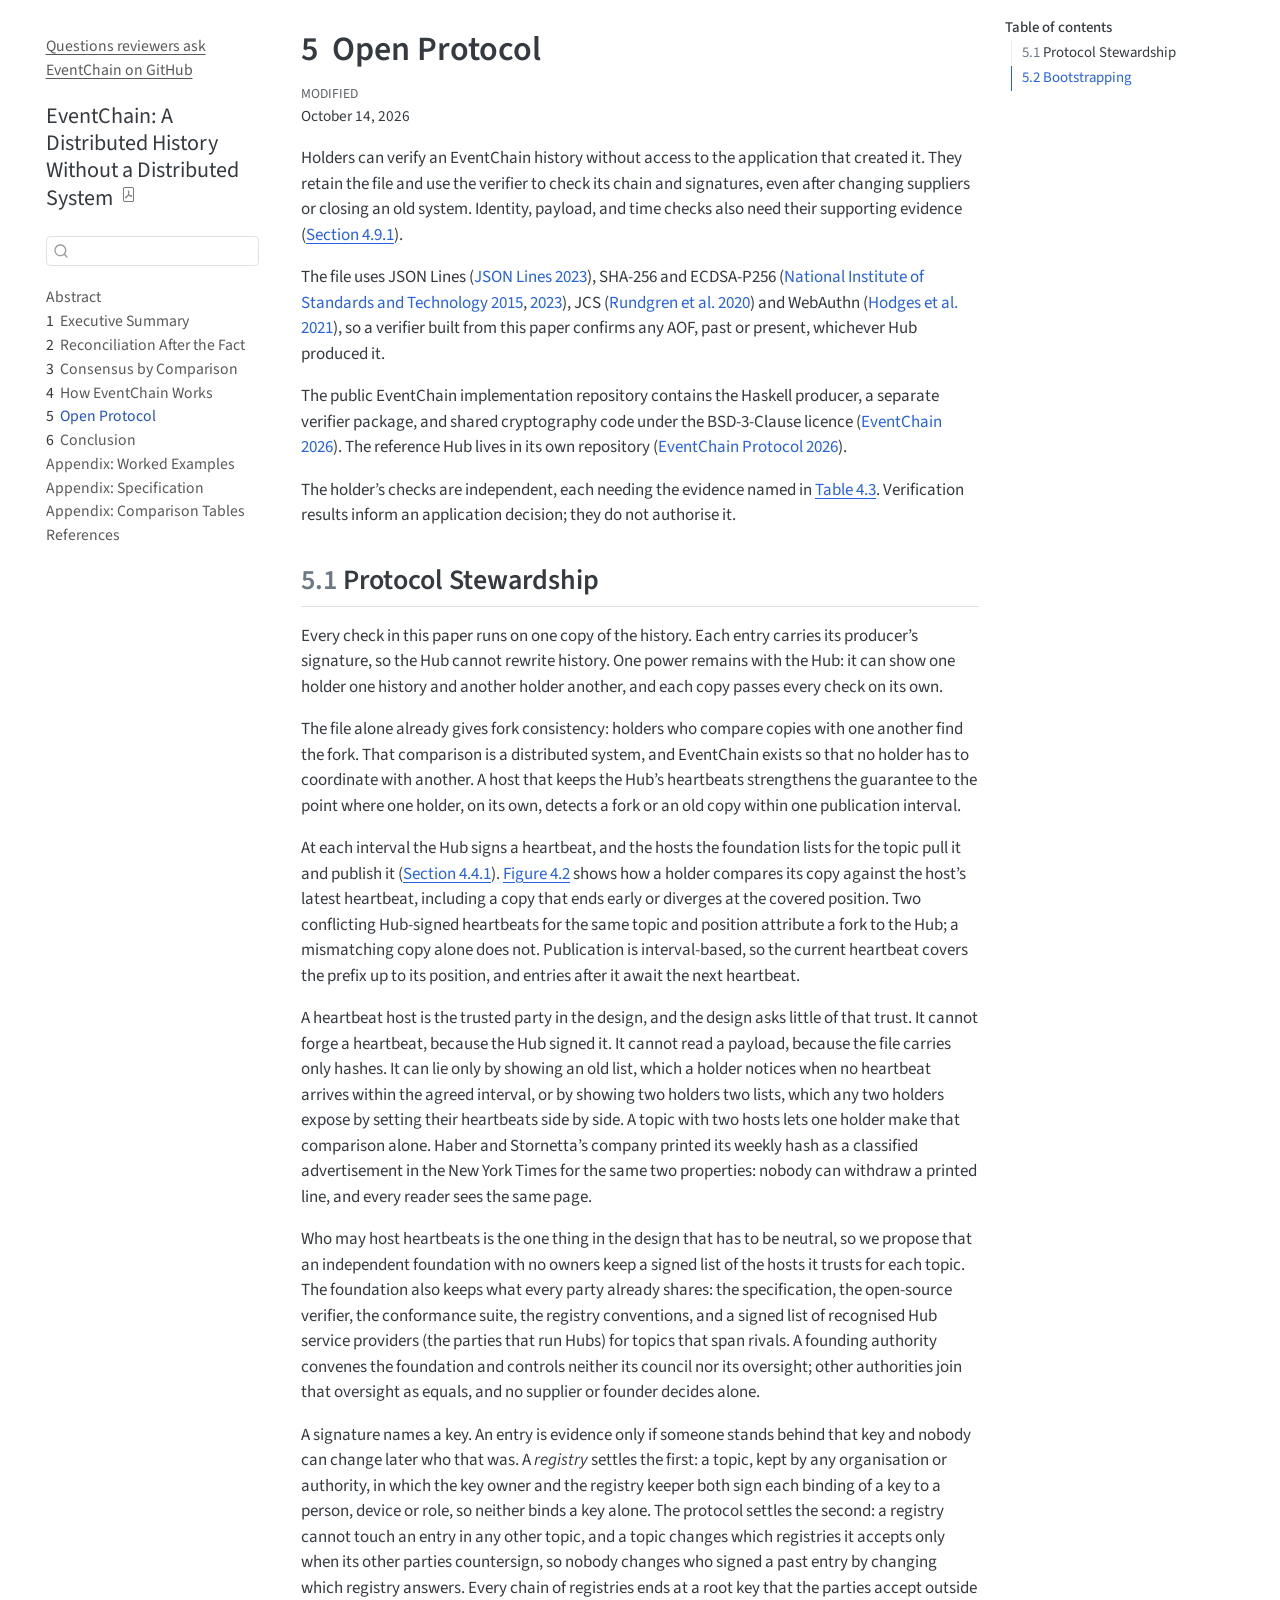
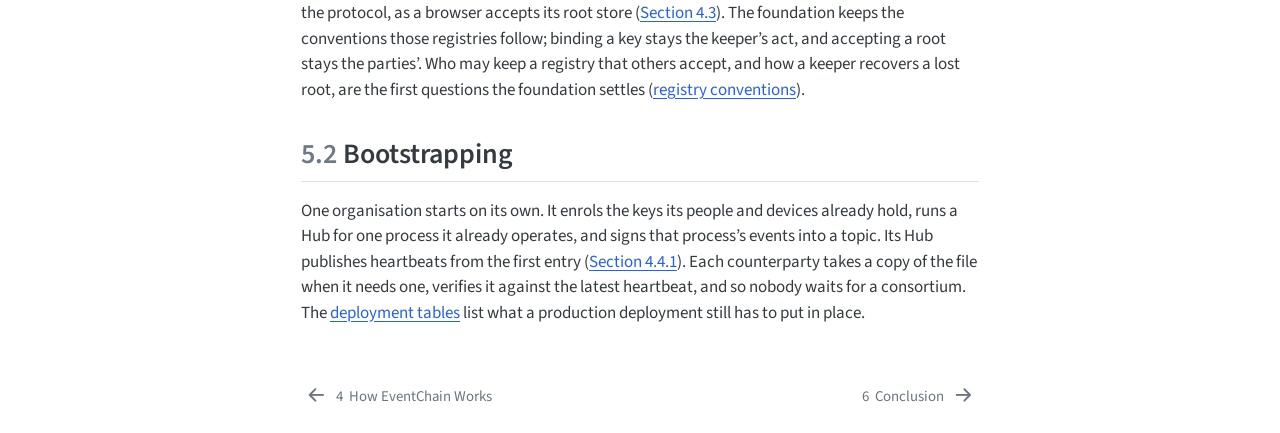
<file: open-protocol.html>
<!DOCTYPE html>
<html xmlns="http://www.w3.org/1999/xhtml" lang="en" xml:lang="en"><head>

<meta charset="utf-8">
<meta name="generator" content="quarto-1.9.37">

<meta name="viewport" content="width=device-width, initial-scale=1.0, user-scalable=yes">

<meta name="description" content="EventChain exists to give every party to a process the certainty that all of them hold the same history, at the speed and cost of a message queue. Every reading, estimate, approval and handoff is signed with a personal key as it is made. A payment or an approval follows the evidence the moment it arrives, because the other side already holds it. Nothing waits for reconciliation.">

<title>5&nbsp; Open Protocol – EventChain: A Distributed History Without a Distributed System</title>
<style>
/* Default styles provided by pandoc.
** See https://pandoc.org/MANUAL.html#variables-for-html for config info.
*/
code{white-space: pre-wrap;}
span.smallcaps{font-variant: small-caps;}
div.columns{display: flex; gap: min(4vw, 1.5em);}
div.column{flex: auto; overflow-x: auto;}
div.hanging-indent{margin-left: 1.5em; text-indent: -1.5em;}
ul.task-list{list-style: none;}
ul.task-list li input[type="checkbox"] {
  width: 0.8em;
  margin: 0 0.8em 0.2em -1em; /* quarto-specific, see https://github.com/quarto-dev/quarto-cli/issues/4556 */ 
  vertical-align: middle;
}
/* CSS for citations */
div.csl-bib-body { }
div.csl-entry {
  clear: both;
}
.hanging-indent div.csl-entry {
  margin-left:2em;
  text-indent:-2em;
}
div.csl-left-margin {
  min-width:2em;
  float:left;
}
div.csl-right-inline {
  margin-left:2em;
  padding-left:1em;
}
div.csl-indent {
  margin-left: 2em;
}</style>


<script src="site_libs/quarto-nav/quarto-nav.js"></script>
<script src="site_libs/quarto-nav/headroom.min.js"></script>
<script src="site_libs/clipboard/clipboard.min.js"></script>
<script src="site_libs/quarto-search/autocomplete.umd.js"></script>
<script src="site_libs/quarto-search/fuse.min.js"></script>
<script src="site_libs/quarto-search/quarto-search.js"></script>
<meta name="quarto:offset" content="./">
<link href="./conclusion.html" rel="next">
<link href="./how-it-works.html" rel="prev">
<script src="site_libs/quarto-html/quarto.js" type="module"></script>
<script src="site_libs/quarto-html/tabsets/tabsets.js" type="module"></script>
<script src="site_libs/quarto-html/popper.min.js"></script>
<script src="site_libs/quarto-html/tippy.umd.min.js"></script>
<script src="site_libs/quarto-html/anchor.min.js"></script>
<link href="site_libs/quarto-html/tippy.css" rel="stylesheet">
<link href="site_libs/quarto-html/quarto-syntax-highlighting-7f8f88aac4f3542376d5c11b86a4c14d.css" rel="stylesheet" id="quarto-text-highlighting-styles">
<script src="site_libs/bootstrap/bootstrap.min.js"></script>
<link href="site_libs/bootstrap/bootstrap-icons.css" rel="stylesheet">
<link href="site_libs/bootstrap/bootstrap-5ccb035bea26c1e21f80f44cf7c27909.min.css" rel="stylesheet" append-hash="true" id="quarto-bootstrap" data-mode="light">
<script id="quarto-search-options" type="application/json">{
  "location": "sidebar",
  "copy-button": false,
  "collapse-after": 3,
  "panel-placement": "start",
  "type": "textbox",
  "limit": 50,
  "keyboard-shortcut": [
    "f",
    "/",
    "s"
  ],
  "show-item-context": false,
  "language": {
    "search-no-results-text": "No results",
    "search-matching-documents-text": "matching documents",
    "search-copy-link-title": "Copy link to search",
    "search-hide-matches-text": "Hide additional matches",
    "search-more-match-text": "more match in this document",
    "search-more-matches-text": "more matches in this document",
    "search-clear-button-title": "Clear",
    "search-text-placeholder": "",
    "search-detached-cancel-button-title": "Cancel",
    "search-submit-button-title": "Submit",
    "search-label": "Search"
  }
}</script>
<link rel="describedby" href="https://eventchain-protocol.github.io/llms.txt">
<meta property="og:type" content="article">
<meta property="article:author" content="Raam Roche">
<meta property="article:published_time" content="2026-05-01">
<meta property="article:modified_time" content="2026-10-14">


<link rel="stylesheet" href="visuals.css">
<meta property="og:title" content="5&nbsp; Open Protocol – EventChain: A Distributed History Without a Distributed System">
<meta property="og:description" content="EventChain exists to give every party to a process the certainty that all of them hold the same history, at the speed and cost of a message queue. Every reading, estimate, approval and handoff is signed with a personal key as it is made. A payment or an approval follows the evidence the moment it arrives, because the other side already holds it. Nothing waits for reconciliation.">
<meta property="og:image" content="https://eventchain-protocol.github.io/visuals/og-image.png">
<meta property="og:site_name" content="EventChain: A Distributed History Without a Distributed System">
<meta property="og:image:height" content="630">
<meta property="og:image:width" content="1200">
</head>

<body class="nav-sidebar floating quarto-light">

<div id="quarto-search-results"></div>
  <header id="quarto-header" class="headroom fixed-top">
  <nav class="quarto-secondary-nav">
    <div class="container-fluid d-flex">
      <button type="button" class="quarto-btn-toggle btn" data-bs-toggle="collapse" role="button" data-bs-target=".quarto-sidebar-collapse-item" aria-controls="quarto-sidebar" aria-expanded="false" aria-label="Toggle sidebar navigation" onclick="if (window.quartoToggleHeadroom) { window.quartoToggleHeadroom(); }">
        <i class="bi bi-layout-text-sidebar-reverse"></i>
      </button>
        <nav class="quarto-page-breadcrumbs" aria-label="breadcrumb"><ol class="breadcrumb"><li class="breadcrumb-item"><a href="./open-protocol.html"><span class="chapter-number">5</span>&nbsp; <span class="chapter-title">Open Protocol</span></a></li></ol></nav>
        <a class="flex-grow-1" role="navigation" data-bs-toggle="collapse" data-bs-target=".quarto-sidebar-collapse-item" aria-controls="quarto-sidebar" aria-expanded="false" aria-label="Toggle sidebar navigation" onclick="if (window.quartoToggleHeadroom) { window.quartoToggleHeadroom(); }">      
        </a>
      <button type="button" class="btn quarto-search-button" aria-label="Search" onclick="window.quartoOpenSearch();">
        <i class="bi bi-search"></i>
      </button>
    </div>
  </nav>
</header>
<!-- content -->
<div id="quarto-content" class="quarto-container page-columns page-rows-contents page-layout-article">
<!-- sidebar -->
  <nav id="quarto-sidebar" class="sidebar collapse collapse-horizontal quarto-sidebar-collapse-item sidebar-navigation floating overflow-auto"><div class="quarto-sidebar-header"><div class="sidebar-header-item">
<p><a href="https://eventchain-protocol.github.io/llms.txt">Questions reviewers ask</a></p>
<p><a href="https://github.com/eventchain-protocol/eventchain">EventChain on GitHub</a></p>
</div></div>
    <div class="pt-lg-2 mt-2 text-left sidebar-header">
    <div class="sidebar-title mb-0 py-0">
      <a href="./">EventChain: A Distributed History Without a Distributed System</a> 
        <div class="sidebar-tools-main">
    <a href="./EventChain--A-Distributed-History-Without-a-Distributed-System.pdf" title="Download PDF" class="quarto-navigation-tool px-1" aria-label="Download PDF"><i class="bi bi-file-pdf"></i></a>
</div>
    </div>
      </div>
        <div class="mt-2 flex-shrink-0 align-items-center">
        <div class="sidebar-search">
        <div id="quarto-search" class="" title="Search"></div>
        </div>
        </div>
    <div class="sidebar-menu-container"> 
    <ul class="list-unstyled mt-1">
        <li class="sidebar-item">
  <div class="sidebar-item-container"> 
  <a href="./index.html" class="sidebar-item-text sidebar-link">
 <span class="menu-text">Abstract</span></a>
  </div>
</li>
        <li class="sidebar-item">
  <div class="sidebar-item-container"> 
  <a href="./executive-summary.html" class="sidebar-item-text sidebar-link">
 <span class="menu-text"><span class="chapter-number">1</span>&nbsp; <span class="chapter-title">Executive Summary</span></span></a>
  </div>
</li>
        <li class="sidebar-item">
  <div class="sidebar-item-container"> 
  <a href="./the-provenance-problem.html" class="sidebar-item-text sidebar-link">
 <span class="menu-text"><span class="chapter-number">2</span>&nbsp; <span class="chapter-title">Reconciliation After the Fact</span></span></a>
  </div>
</li>
        <li class="sidebar-item">
  <div class="sidebar-item-container"> 
  <a href="./consensus-by-comparison.html" class="sidebar-item-text sidebar-link">
 <span class="menu-text"><span class="chapter-number">3</span>&nbsp; <span class="chapter-title">Consensus by Comparison</span></span></a>
  </div>
</li>
        <li class="sidebar-item">
  <div class="sidebar-item-container"> 
  <a href="./how-it-works.html" class="sidebar-item-text sidebar-link">
 <span class="menu-text"><span class="chapter-number">4</span>&nbsp; <span class="chapter-title">How EventChain Works</span></span></a>
  </div>
</li>
        <li class="sidebar-item">
  <div class="sidebar-item-container"> 
  <a href="./open-protocol.html" class="sidebar-item-text sidebar-link active">
 <span class="menu-text"><span class="chapter-number">5</span>&nbsp; <span class="chapter-title">Open Protocol</span></span></a>
  </div>
</li>
        <li class="sidebar-item">
  <div class="sidebar-item-container"> 
  <a href="./conclusion.html" class="sidebar-item-text sidebar-link">
 <span class="menu-text"><span class="chapter-number">6</span>&nbsp; <span class="chapter-title">Conclusion</span></span></a>
  </div>
</li>
        <li class="sidebar-item">
  <div class="sidebar-item-container"> 
  <a href="./use-cases.html" class="sidebar-item-text sidebar-link">
 <span class="menu-text">Appendix: Worked Examples</span></a>
  </div>
</li>
        <li class="sidebar-item">
  <div class="sidebar-item-container"> 
  <a href="./appendix-specification.html" class="sidebar-item-text sidebar-link">
 <span class="menu-text">Appendix: Specification</span></a>
  </div>
</li>
        <li class="sidebar-item">
  <div class="sidebar-item-container"> 
  <a href="./appendix-standards-positioning.html" class="sidebar-item-text sidebar-link">
 <span class="menu-text">Appendix: Comparison Tables</span></a>
  </div>
</li>
        <li class="sidebar-item">
  <div class="sidebar-item-container"> 
  <a href="./references.html" class="sidebar-item-text sidebar-link">
 <span class="menu-text">References</span></a>
  </div>
</li>
    </ul>
    </div>
</nav>
<div id="quarto-sidebar-glass" class="quarto-sidebar-collapse-item" data-bs-toggle="collapse" data-bs-target=".quarto-sidebar-collapse-item"></div>
<!-- margin-sidebar -->
    <div id="quarto-margin-sidebar" class="sidebar margin-sidebar">
        <nav id="TOC" role="doc-toc" class="toc-active">
    <h2 id="toc-title">Table of contents</h2>
   
  <ul>
  <li><a href="#sec-stewardship" id="toc-sec-stewardship" class="nav-link active" data-scroll-target="#sec-stewardship"><span class="header-section-number">5.1</span> Protocol Stewardship</a></li>
  <li><a href="#sec-adoption-sequence" id="toc-sec-adoption-sequence" class="nav-link" data-scroll-target="#sec-adoption-sequence"><span class="header-section-number">5.2</span> Bootstrapping</a></li>
  </ul>
</nav>
    </div>
<!-- main -->
<main class="content" id="quarto-document-content">

<header id="title-block-header" class="quarto-title-block default">
<div class="quarto-title">
<h1 class="title"><span id="sec-open-protocol" class="quarto-section-identifier"><span class="chapter-number">5</span>&nbsp; <span class="chapter-title">Open Protocol</span></span></h1>
</div>



<div class="quarto-title-meta">

    
  
    <div>
    <div class="quarto-title-meta-heading">Modified</div>
    <div class="quarto-title-meta-contents">
      <p class="date-modified">October 14, 2026</p>
    </div>
  </div>
    
  </div>
  


</header>


<p>Holders can verify an EventChain history without access to the application that created it. They retain the file and use the verifier to check its chain and signatures, even after changing suppliers or closing an old system. Identity, payload, and time checks also need their supporting evidence (<a href="how-it-works.html#sec-recipient-requirements" class="quarto-xref"><span>Section 4.9.1</span></a>).</p>
<p>The file uses JSON Lines <span class="citation" data-cites="jsonlines">(<a href="references.html#ref-jsonlines" role="doc-biblioref">JSON Lines 2023</a>)</span>, SHA-256 and ECDSA-P256 <span class="citation" data-cites="fips1804 fips1865">(<a href="references.html#ref-fips1804" role="doc-biblioref">National Institute of Standards and Technology 2015</a>, <a href="references.html#ref-fips1865" role="doc-biblioref">2023</a>)</span>, JCS <span class="citation" data-cites="rfc8785">(<a href="references.html#ref-rfc8785" role="doc-biblioref">Rundgren et al. 2020</a>)</span> and WebAuthn <span class="citation" data-cites="webauthn2">(<a href="references.html#ref-webauthn2" role="doc-biblioref">Hodges et al. 2021</a>)</span>, so a verifier built from this paper confirms any AOF, past or present, whichever Hub produced it.</p>
<p>The public EventChain implementation repository contains the Haskell producer, a separate verifier package, and shared cryptography code under the BSD-3-Clause licence <span class="citation" data-cites="eventchainrepo">(<a href="references.html#ref-eventchainrepo" role="doc-biblioref">EventChain 2026</a>)</span>. The reference Hub lives in its own repository <span class="citation" data-cites="eventchainhub">(<a href="references.html#ref-eventchainhub" role="doc-biblioref">EventChain Protocol 2026</a>)</span>.</p>
<p>The holder’s checks are independent, each needing the evidence named in <a href="how-it-works.html#tbl-verification-checks" class="quarto-xref">Table&nbsp;<span>4.3</span></a>. Verification results inform an application decision; they do not authorise it.</p>
<section id="sec-stewardship" class="level2" data-number="5.1">
<h2 data-number="5.1" class="anchored" data-anchor-id="sec-stewardship"><span class="header-section-number">5.1</span> Protocol Stewardship</h2>
<p>Every check in this paper runs on one copy of the history. Each entry carries its producer’s signature, so the Hub cannot rewrite history. One power remains with the Hub: it can show one holder one history and another holder another, and each copy passes every check on its own.</p>
<p>The file alone already gives fork consistency: holders who compare copies with one another find the fork. That comparison is a distributed system, and EventChain exists so that no holder has to coordinate with another. A host that keeps the Hub’s heartbeats strengthens the guarantee to the point where one holder, on its own, detects a fork or an old copy within one publication interval.</p>
<p>At each interval the Hub signs a heartbeat, and the hosts the foundation lists for the topic pull it and publish it (<a href="how-it-works.html#sec-hub-heartbeat" class="quarto-xref"><span>Section 4.4.1</span></a>). <a href="how-it-works.html#fig-heartbeat-comparison" class="quarto-xref">Figure&nbsp;<span>4.2</span></a> shows how a holder compares its copy against the host’s latest heartbeat, including a copy that ends early or diverges at the covered position. Two conflicting Hub-signed heartbeats for the same topic and position attribute a fork to the Hub; a mismatching copy alone does not. Publication is interval-based, so the current heartbeat covers the prefix up to its position, and entries after it await the next heartbeat.</p>
<p>A heartbeat host is the trusted party in the design, and the design asks little of that trust. It cannot forge a heartbeat, because the Hub signed it. It cannot read a payload, because the file carries only hashes. It can lie only by showing an old list, which a holder notices when no heartbeat arrives within the agreed interval, or by showing two holders two lists, which any two holders expose by setting their heartbeats side by side. A topic with two hosts lets one holder make that comparison alone. Haber and Stornetta’s company printed its weekly hash as a classified advertisement in the New York Times for the same two properties: nobody can withdraw a printed line, and every reader sees the same page.</p>
<p>Who may host heartbeats is the one thing in the design that has to be neutral, so we propose that an independent foundation with no owners keep a signed list of the hosts it trusts for each topic. The foundation also keeps what every party already shares: the specification, the open-source verifier, the conformance suite, the registry conventions, and a signed list of recognised Hub service providers (the parties that run Hubs) for topics that span rivals. A founding authority convenes the foundation and controls neither its council nor its oversight; other authorities join that oversight as equals, and no supplier or founder decides alone.</p>
<p>A signature names a key. An entry is evidence only if someone stands behind that key and nobody can change later who that was. A <em>registry</em> settles the first: a topic, kept by any organisation or authority, in which the key owner and the registry keeper both sign each binding of a key to a person, device or role, so neither binds a key alone. The protocol settles the second: a registry cannot touch an entry in any other topic, and a topic changes which registries it accepts only when its other parties countersign, so nobody changes who signed a past entry by changing which registry answers. Every chain of registries ends at a root key that the parties accept outside the protocol, as a browser accepts its root store (<a href="how-it-works.html#sec-identity-bound-signatures" class="quarto-xref"><span>Section 4.3</span></a>). The foundation keeps the conventions those registries follow; binding a key stays the keeper’s act, and accepting a root stays the parties’. Who may keep a registry that others accept, and how a keeper recovers a lost root, are the first questions the foundation settles (<a href="./appendix-specification.html#sec-spec-registry">registry conventions</a>).</p>
</section>
<section id="sec-adoption-sequence" class="level2" data-number="5.2">
<h2 data-number="5.2" class="anchored" data-anchor-id="sec-adoption-sequence"><span class="header-section-number">5.2</span> Bootstrapping</h2>
<p>One organisation starts on its own. It enrols the keys its people and devices already hold, runs a Hub for one process it already operates, and signs that process’s events into a topic. Its Hub publishes heartbeats from the first entry (<a href="how-it-works.html#sec-hub-heartbeat" class="quarto-xref"><span>Section 4.4.1</span></a>). Each counterparty takes a copy of the file when it needs one, verifies it against the latest heartbeat, and so nobody waits for a consortium. The <a href="./appendix-standards-positioning.html#sec-appendix-dependencies">deployment tables</a> list what a production deployment still has to put in place.</p>


<div id="refs" class="references csl-bib-body hanging-indent" role="list" style="display: none">
<div id="ref-eventchainrepo" class="csl-entry" role="listitem">
EventChain. 2026. <em><span>EventChain</span>: Open Haskell Implementation</em>. <a href="https://github.com/eventchain-protocol/eventchain" class="uri">Https://github.com/eventchain-protocol/eventchain</a>.
</div>
<div id="ref-eventchainhub" class="csl-entry" role="listitem">
EventChain Protocol. 2026. <em><span>EventChain</span> Hub Reference Implementation</em>. GitHub repository. <a href="https://github.com/eventchain-protocol/hub">https://github.com/eventchain-protocol/hub</a>.
</div>
<div id="ref-webauthn2" class="csl-entry" role="listitem">
Hodges, Jeff, J. C. Jones, Michael B. Jones, Akshay Kumar, and Emil Lundberg. 2021. <em>Web Authentication: An <span>API</span> for Accessing Public Key Credentials, Level 2</em>. W3C Recommendation. <a href="https://www.w3.org/TR/webauthn-2/">https://www.w3.org/TR/webauthn-2/</a>.
</div>
<div id="ref-jsonlines" class="csl-entry" role="listitem">
JSON Lines. 2023. <em><span>JSON</span> Lines</em>. <a href="https://jsonlines.org/" class="uri">Https://jsonlines.org/</a>.
</div>
<div id="ref-fips1804" class="csl-entry" role="listitem">
National Institute of Standards and Technology. 2015. <em>Secure Hash Standard (<span>SHS</span>)</em>. FIPS Nos. 180-4. NIST. <a href="https://doi.org/10.6028/NIST.FIPS.180-4">https://doi.org/10.6028/NIST.FIPS.180-4</a>.
</div>
<div id="ref-fips1865" class="csl-entry" role="listitem">
National Institute of Standards and Technology. 2023. <em>Digital Signature Standard (<span>DSS</span>)</em>. FIPS Nos. 186-5. NIST. <a href="https://doi.org/10.6028/NIST.FIPS.186-5">https://doi.org/10.6028/NIST.FIPS.186-5</a>.
</div>
<div id="ref-rfc8785" class="csl-entry" role="listitem">
Rundgren, Anders, Bret Jordan, and Samuel Erdtman. 2020. <em><span>JSON</span> Canonicalization Scheme (<span>JCS</span>)</em>. RFC 8785. <a href="https://doi.org/10.17487/RFC8785">https://doi.org/10.17487/RFC8785</a>.
</div>
</div>
</section>

</main> <!-- /main -->
<script id="quarto-html-after-body" type="application/javascript">
  window.document.addEventListener("DOMContentLoaded", function (event) {
    const icon = "";
    const anchorJS = new window.AnchorJS();
    anchorJS.options = {
      placement: 'right',
      icon: icon
    };
    anchorJS.add('.anchored');
    const isCodeAnnotation = (el) => {
      for (const clz of el.classList) {
        if (clz.startsWith('code-annotation-')) {                     
          return true;
        }
      }
      return false;
    }
    const onCopySuccess = function(e) {
      // button target
      const button = e.trigger;
      // don't keep focus
      button.blur();
      // flash "checked"
      button.classList.add('code-copy-button-checked');
      var currentTitle = button.getAttribute("title");
      button.setAttribute("title", "Copied!");
      let tooltip;
      if (window.bootstrap) {
        button.setAttribute("data-bs-toggle", "tooltip");
        button.setAttribute("data-bs-placement", "left");
        button.setAttribute("data-bs-title", "Copied!");
        tooltip = new bootstrap.Tooltip(button, 
          { trigger: "manual", 
            customClass: "code-copy-button-tooltip",
            offset: [0, -8]});
        tooltip.show();    
      }
      setTimeout(function() {
        if (tooltip) {
          tooltip.hide();
          button.removeAttribute("data-bs-title");
          button.removeAttribute("data-bs-toggle");
          button.removeAttribute("data-bs-placement");
        }
        button.setAttribute("title", currentTitle);
        button.classList.remove('code-copy-button-checked');
      }, 1000);
      // clear code selection
      e.clearSelection();
    }
    const getTextToCopy = function(trigger) {
      const outerScaffold = trigger.parentElement.cloneNode(true);
      const codeEl = outerScaffold.querySelector('code');
      for (const childEl of codeEl.children) {
        if (isCodeAnnotation(childEl)) {
          childEl.remove();
        }
      }
      return codeEl.innerText;
    }
    const clipboard = new window.ClipboardJS('.code-copy-button:not([data-in-quarto-modal])', {
      text: getTextToCopy
    });
    clipboard.on('success', onCopySuccess);
    if (window.document.getElementById('quarto-embedded-source-code-modal')) {
      const clipboardModal = new window.ClipboardJS('.code-copy-button[data-in-quarto-modal]', {
        text: getTextToCopy,
        container: window.document.getElementById('quarto-embedded-source-code-modal')
      });
      clipboardModal.on('success', onCopySuccess);
    }
      var localhostRegex = new RegExp(/^(?:http|https):\/\/localhost\:?[0-9]*\//);
      var mailtoRegex = new RegExp(/^mailto:/);
        var filterRegex = new RegExp("https:\/\/eventchain-protocol\.github\.io\/");
      var isInternal = (href) => {
          return filterRegex.test(href) || localhostRegex.test(href) || mailtoRegex.test(href);
      }
      // Inspect non-navigation links and adorn them if external
     var links = window.document.querySelectorAll('a[href]:not(.nav-link):not(.navbar-brand):not(.toc-action):not(.sidebar-link):not(.sidebar-item-toggle):not(.pagination-link):not(.no-external):not([aria-hidden]):not(.dropdown-item):not(.quarto-navigation-tool):not(.about-link)');
      for (var i=0; i<links.length; i++) {
        const link = links[i];
        if (!isInternal(link.href)) {
          // undo the damage that might have been done by quarto-nav.js in the case of
          // links that we want to consider external
          if (link.dataset.originalHref !== undefined) {
            link.href = link.dataset.originalHref;
          }
        }
      }
    function tippyHover(el, contentFn, onTriggerFn, onUntriggerFn) {
      const config = {
        allowHTML: true,
        maxWidth: 500,
        delay: 100,
        arrow: false,
        appendTo: function(el) {
            return el.parentElement;
        },
        interactive: true,
        interactiveBorder: 10,
        theme: 'quarto',
        placement: 'bottom-start',
      };
      if (contentFn) {
        config.content = contentFn;
      }
      if (onTriggerFn) {
        config.onTrigger = onTriggerFn;
      }
      if (onUntriggerFn) {
        config.onUntrigger = onUntriggerFn;
      }
      window.tippy(el, config); 
    }
    const noterefs = window.document.querySelectorAll('a[role="doc-noteref"]');
    for (var i=0; i<noterefs.length; i++) {
      const ref = noterefs[i];
      tippyHover(ref, function() {
        // use id or data attribute instead here
        let href = ref.getAttribute('data-footnote-href') || ref.getAttribute('href');
        try { href = new URL(href).hash; } catch {}
        const id = href.replace(/^#\/?/, "");
        const note = window.document.getElementById(id);
        if (note) {
          return note.innerHTML;
        } else {
          return "";
        }
      });
    }
    const xrefs = window.document.querySelectorAll('a.quarto-xref');
    const processXRef = (id, note) => {
      // Strip column container classes
      const stripColumnClz = (el) => {
        el.classList.remove("page-full", "page-columns");
        if (el.children) {
          for (const child of el.children) {
            stripColumnClz(child);
          }
        }
      }
      stripColumnClz(note)
      if (id === null || id.startsWith('sec-')) {
        // Special case sections, only their first couple elements
        const container = document.createElement("div");
        if (note.children && note.children.length > 2) {
          container.appendChild(note.children[0].cloneNode(true));
          for (let i = 1; i < note.children.length; i++) {
            const child = note.children[i];
            if (child.tagName === "P" && child.innerText === "") {
              continue;
            } else {
              container.appendChild(child.cloneNode(true));
              break;
            }
          }
          if (window.Quarto?.typesetMath) {
            window.Quarto.typesetMath(container);
          }
          return container.innerHTML
        } else {
          if (window.Quarto?.typesetMath) {
            window.Quarto.typesetMath(note);
          }
          return note.innerHTML;
        }
      } else {
        // Remove any anchor links if they are present
        const anchorLink = note.querySelector('a.anchorjs-link');
        if (anchorLink) {
          anchorLink.remove();
        }
        if (window.Quarto?.typesetMath) {
          window.Quarto.typesetMath(note);
        }
        if (note.classList.contains("callout")) {
          return note.outerHTML;
        } else {
          return note.innerHTML;
        }
      }
    }
    for (var i=0; i<xrefs.length; i++) {
      const xref = xrefs[i];
      tippyHover(xref, undefined, function(instance) {
        instance.disable();
        let url = xref.getAttribute('href');
        let hash = undefined; 
        if (url.startsWith('#')) {
          hash = url;
        } else {
          try { hash = new URL(url).hash; } catch {}
        }
        if (hash) {
          const id = hash.replace(/^#\/?/, "");
          const note = window.document.getElementById(id);
          if (note !== null) {
            try {
              const html = processXRef(id, note.cloneNode(true));
              instance.setContent(html);
            } finally {
              instance.enable();
              instance.show();
            }
          } else {
            // See if we can fetch this
            fetch(url.split('#')[0])
            .then(res => res.text())
            .then(html => {
              const parser = new DOMParser();
              const htmlDoc = parser.parseFromString(html, "text/html");
              const note = htmlDoc.getElementById(id);
              if (note !== null) {
                const html = processXRef(id, note);
                instance.setContent(html);
              } 
            }).finally(() => {
              instance.enable();
              instance.show();
            });
          }
        } else {
          // See if we can fetch a full url (with no hash to target)
          // This is a special case and we should probably do some content thinning / targeting
          fetch(url)
          .then(res => res.text())
          .then(html => {
            const parser = new DOMParser();
            const htmlDoc = parser.parseFromString(html, "text/html");
            const note = htmlDoc.querySelector('main.content');
            if (note !== null) {
              // This should only happen for chapter cross references
              // (since there is no id in the URL)
              // remove the first header
              if (note.children.length > 0 && note.children[0].tagName === "HEADER") {
                note.children[0].remove();
              }
              const html = processXRef(null, note);
              instance.setContent(html);
            } 
          }).finally(() => {
            instance.enable();
            instance.show();
          });
        }
      }, function(instance) {
      });
    }
        let selectedAnnoteEl;
        const selectorForAnnotation = ( cell, annotation) => {
          let cellAttr = 'data-code-cell="' + cell + '"';
          let lineAttr = 'data-code-annotation="' +  annotation + '"';
          const selector = 'span[' + cellAttr + '][' + lineAttr + ']';
          return selector;
        }
        const selectCodeLines = (annoteEl) => {
          const doc = window.document;
          const targetCell = annoteEl.getAttribute("data-target-cell");
          const targetAnnotation = annoteEl.getAttribute("data-target-annotation");
          const annoteSpan = window.document.querySelector(selectorForAnnotation(targetCell, targetAnnotation));
          const lines = annoteSpan.getAttribute("data-code-lines").split(",");
          const lineIds = lines.map((line) => {
            return targetCell + "-" + line;
          })
          let top = null;
          let height = null;
          let parent = null;
          if (lineIds.length > 0) {
              //compute the position of the single el (top and bottom and make a div)
              const el = window.document.getElementById(lineIds[0]);
              top = el.offsetTop;
              height = el.offsetHeight;
              parent = el.parentElement.parentElement;
            if (lineIds.length > 1) {
              const lastEl = window.document.getElementById(lineIds[lineIds.length - 1]);
              const bottom = lastEl.offsetTop + lastEl.offsetHeight;
              height = bottom - top;
            }
            if (top !== null && height !== null && parent !== null) {
              // cook up a div (if necessary) and position it 
              let div = window.document.getElementById("code-annotation-line-highlight");
              if (div === null) {
                div = window.document.createElement("div");
                div.setAttribute("id", "code-annotation-line-highlight");
                div.style.position = 'absolute';
                parent.appendChild(div);
              }
              div.style.top = top - 2 + "px";
              div.style.height = height + 4 + "px";
              div.style.left = 0;
              let gutterDiv = window.document.getElementById("code-annotation-line-highlight-gutter");
              if (gutterDiv === null) {
                gutterDiv = window.document.createElement("div");
                gutterDiv.setAttribute("id", "code-annotation-line-highlight-gutter");
                gutterDiv.style.position = 'absolute';
                const codeCell = window.document.getElementById(targetCell);
                const gutter = codeCell.querySelector('.code-annotation-gutter');
                gutter.appendChild(gutterDiv);
              }
              gutterDiv.style.top = top - 2 + "px";
              gutterDiv.style.height = height + 4 + "px";
            }
            selectedAnnoteEl = annoteEl;
          }
        };
        const unselectCodeLines = () => {
          const elementsIds = ["code-annotation-line-highlight", "code-annotation-line-highlight-gutter"];
          elementsIds.forEach((elId) => {
            const div = window.document.getElementById(elId);
            if (div) {
              div.remove();
            }
          });
          selectedAnnoteEl = undefined;
        };
          // Handle positioning of the toggle
      window.addEventListener(
        "resize",
        throttle(() => {
          elRect = undefined;
          if (selectedAnnoteEl) {
            selectCodeLines(selectedAnnoteEl);
          }
        }, 10)
      );
      function throttle(fn, ms) {
      let throttle = false;
      let timer;
        return (...args) => {
          if(!throttle) { // first call gets through
              fn.apply(this, args);
              throttle = true;
          } else { // all the others get throttled
              if(timer) clearTimeout(timer); // cancel #2
              timer = setTimeout(() => {
                fn.apply(this, args);
                timer = throttle = false;
              }, ms);
          }
        };
      }
        // Attach click handler to the DT
        const annoteDls = window.document.querySelectorAll('dt[data-target-cell]');
        for (const annoteDlNode of annoteDls) {
          annoteDlNode.addEventListener('click', (event) => {
            const clickedEl = event.target;
            if (clickedEl !== selectedAnnoteEl) {
              unselectCodeLines();
              const activeEl = window.document.querySelector('dt[data-target-cell].code-annotation-active');
              if (activeEl) {
                activeEl.classList.remove('code-annotation-active');
              }
              selectCodeLines(clickedEl);
              clickedEl.classList.add('code-annotation-active');
            } else {
              // Unselect the line
              unselectCodeLines();
              clickedEl.classList.remove('code-annotation-active');
            }
          });
        }
    const findCites = (el) => {
      const parentEl = el.parentElement;
      if (parentEl) {
        const cites = parentEl.dataset.cites;
        if (cites) {
          return {
            el,
            cites: cites.split(' ')
          };
        } else {
          return findCites(el.parentElement)
        }
      } else {
        return undefined;
      }
    };
    var bibliorefs = window.document.querySelectorAll('a[role="doc-biblioref"]');
    for (var i=0; i<bibliorefs.length; i++) {
      const ref = bibliorefs[i];
      const citeInfo = findCites(ref);
      if (citeInfo) {
        tippyHover(citeInfo.el, function() {
          var popup = window.document.createElement('div');
          citeInfo.cites.forEach(function(cite) {
            var citeDiv = window.document.createElement('div');
            citeDiv.classList.add('hanging-indent');
            citeDiv.classList.add('csl-entry');
            var biblioDiv = window.document.getElementById('ref-' + cite);
            if (biblioDiv) {
              citeDiv.innerHTML = biblioDiv.innerHTML;
            }
            popup.appendChild(citeDiv);
          });
          return popup.innerHTML;
        });
      }
    }
  });
  </script>
<nav class="page-navigation">
  <div class="nav-page nav-page-previous">
      <a href="./how-it-works.html" class="pagination-link" aria-label="How EventChain Works">
        <i class="bi bi-arrow-left-short"></i> <span class="nav-page-text"><span class="chapter-number">4</span>&nbsp; <span class="chapter-title">How EventChain Works</span></span>
      </a>          
  </div>
  <div class="nav-page nav-page-next">
      <a href="./conclusion.html" class="pagination-link" aria-label="Conclusion">
        <span class="nav-page-text"><span class="chapter-number">6</span>&nbsp; <span class="chapter-title">Conclusion</span></span> <i class="bi bi-arrow-right-short"></i>
      </a>
  </div>
</nav>
</div> <!-- /content -->
<script src="visuals.js"></script>




</body></html>
</file>
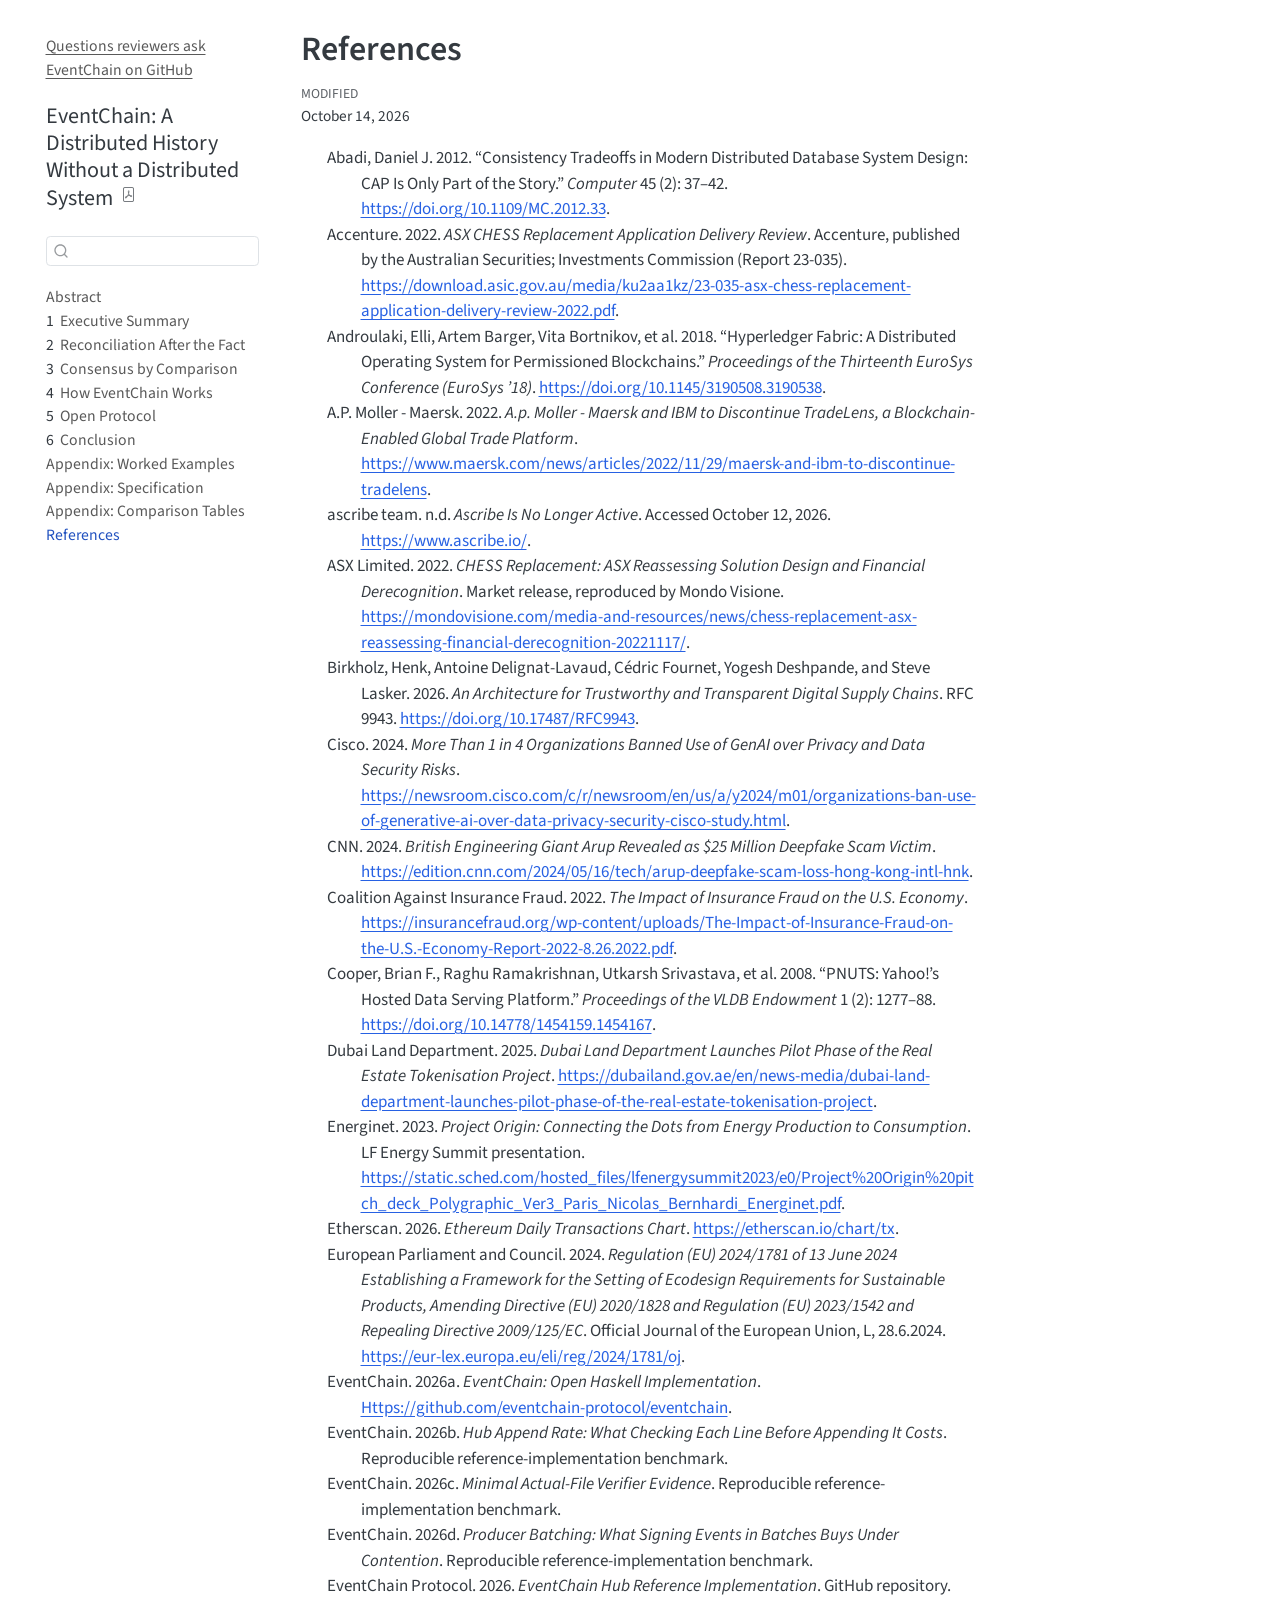
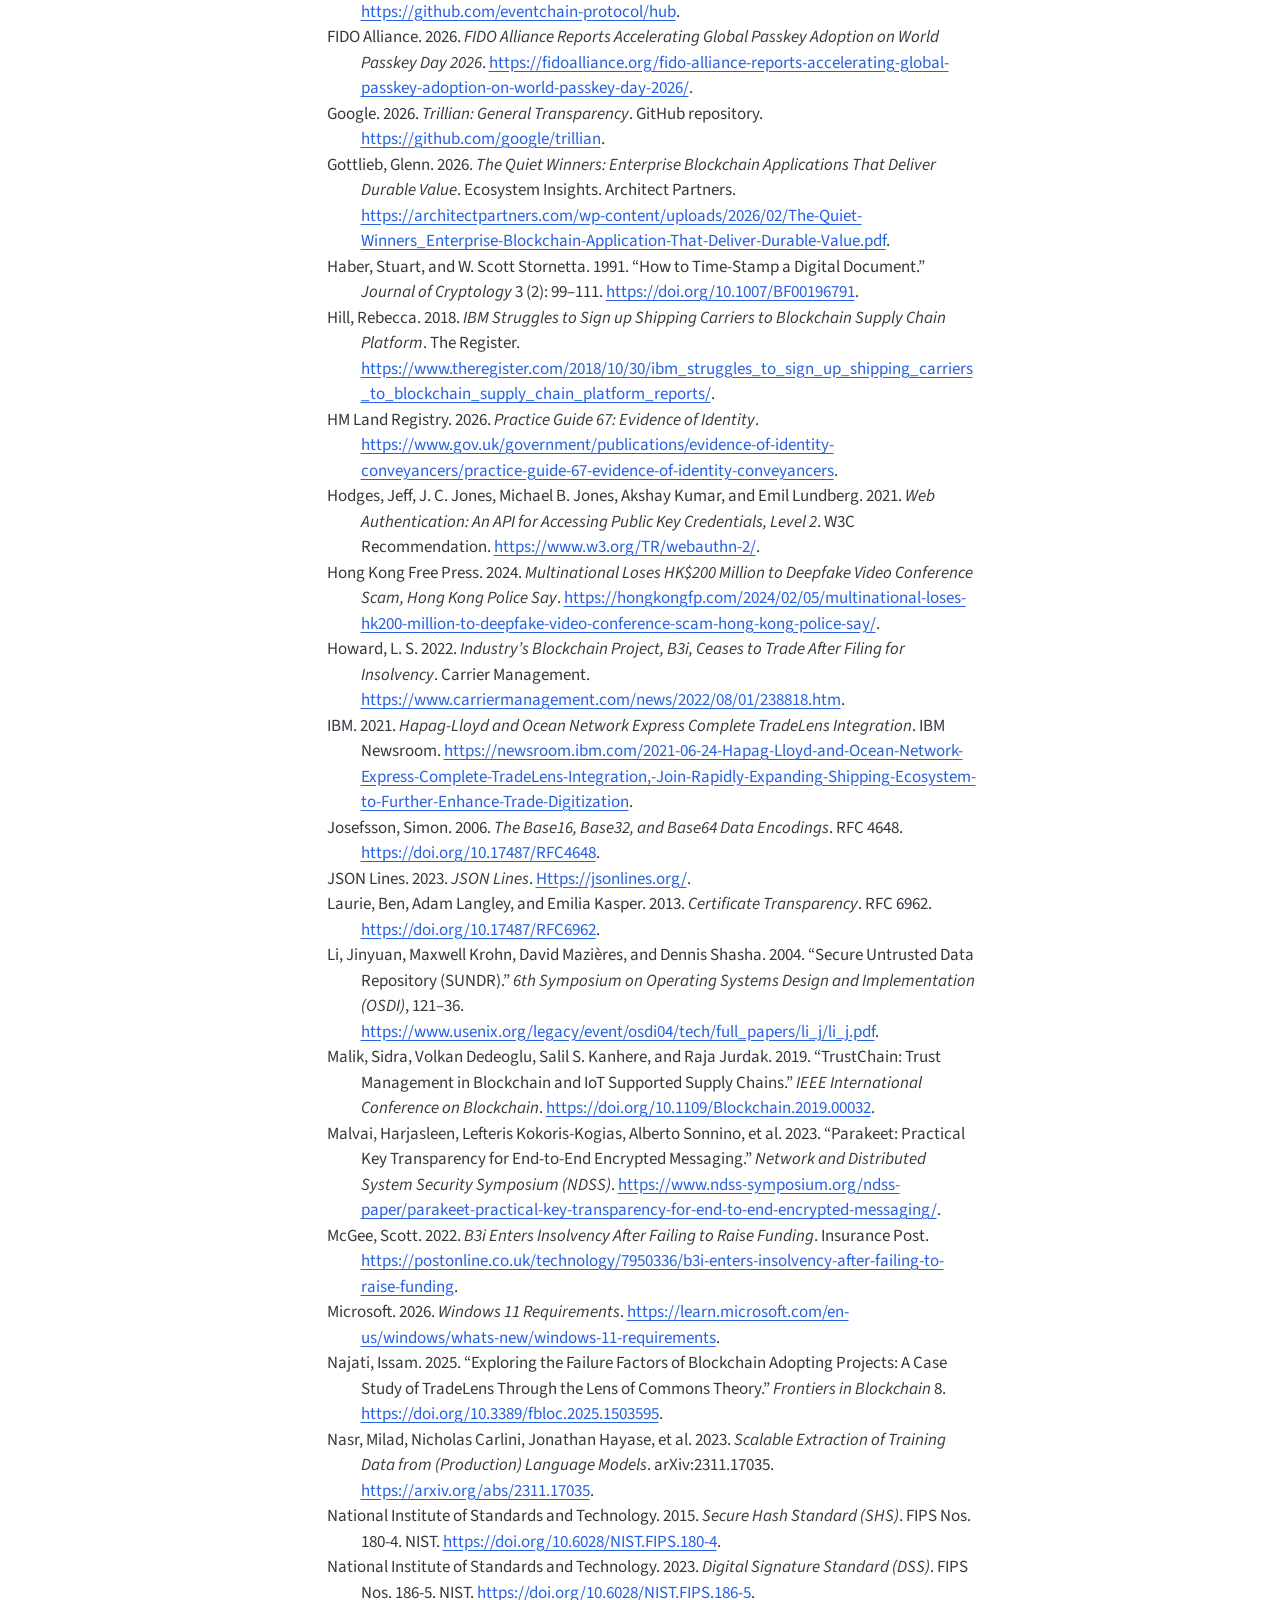
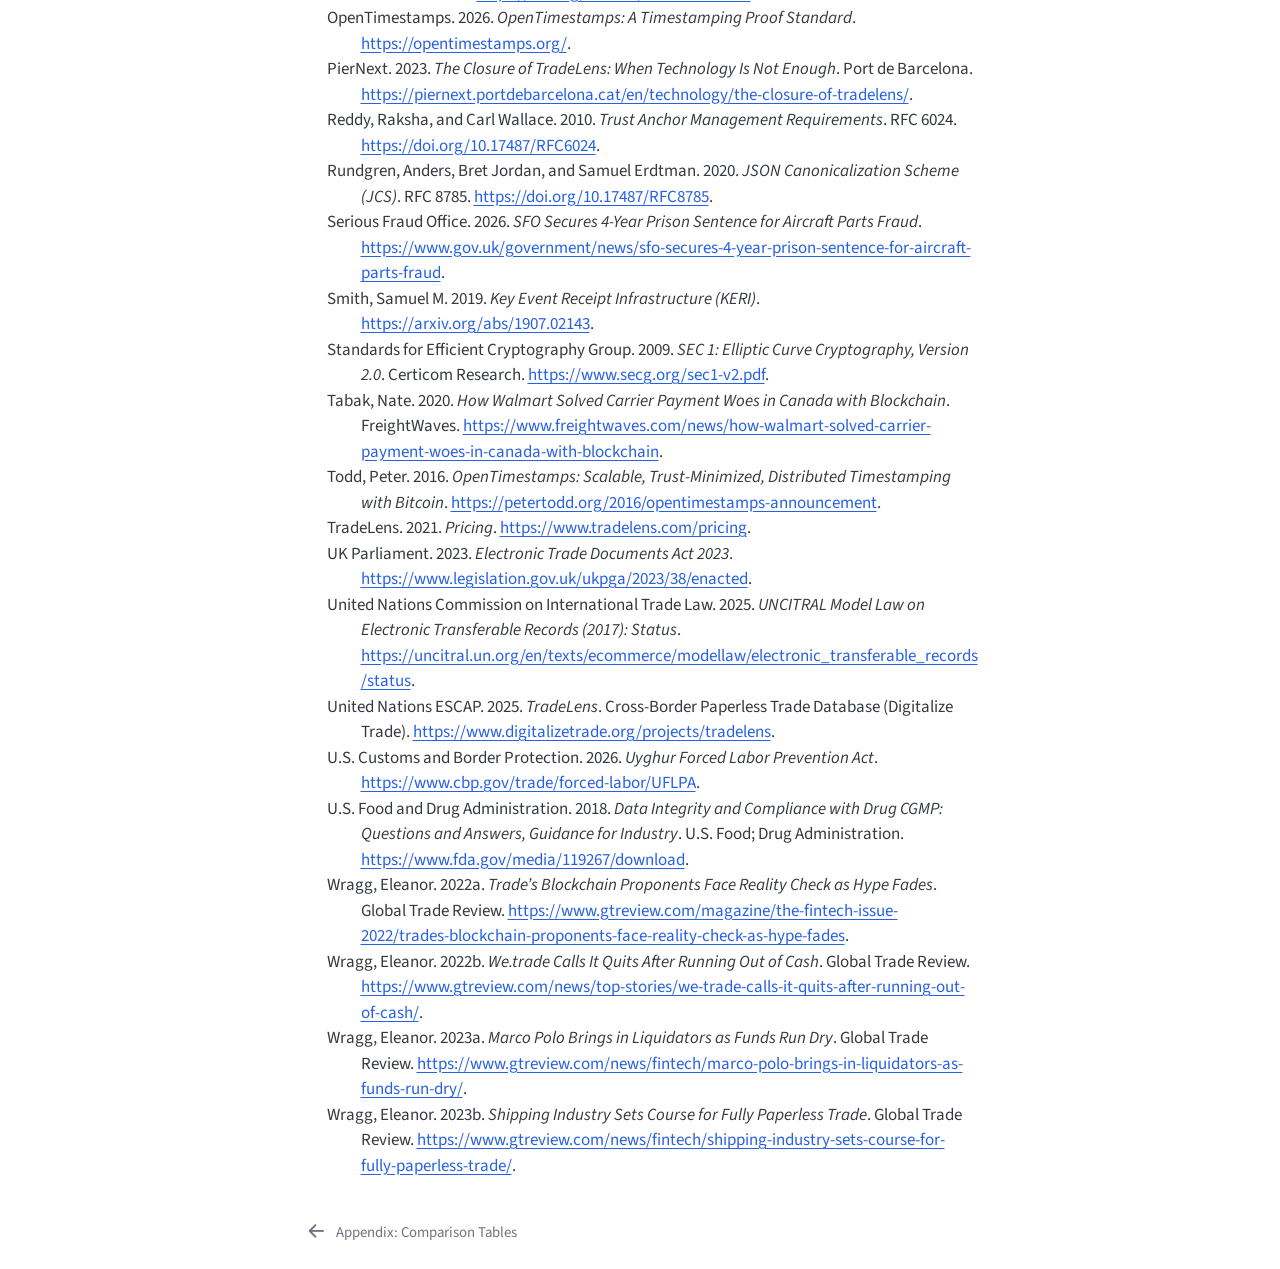
<file: references.html>
<!DOCTYPE html>
<html xmlns="http://www.w3.org/1999/xhtml" lang="en" xml:lang="en"><head>

<meta charset="utf-8">
<meta name="generator" content="quarto-1.9.37">

<meta name="viewport" content="width=device-width, initial-scale=1.0, user-scalable=yes">

<meta name="description" content="EventChain exists to give every party to a process the certainty that all of them hold the same history, at the speed and cost of a message queue. Every reading, estimate, approval and handoff is signed with a personal key as it is made. A payment or an approval follows the evidence the moment it arrives, because the other side already holds it. Nothing waits for reconciliation.">

<title>References – EventChain: A Distributed History Without a Distributed System</title>
<style>
/* Default styles provided by pandoc.
** See https://pandoc.org/MANUAL.html#variables-for-html for config info.
*/
code{white-space: pre-wrap;}
span.smallcaps{font-variant: small-caps;}
div.columns{display: flex; gap: min(4vw, 1.5em);}
div.column{flex: auto; overflow-x: auto;}
div.hanging-indent{margin-left: 1.5em; text-indent: -1.5em;}
ul.task-list{list-style: none;}
ul.task-list li input[type="checkbox"] {
  width: 0.8em;
  margin: 0 0.8em 0.2em -1em; /* quarto-specific, see https://github.com/quarto-dev/quarto-cli/issues/4556 */ 
  vertical-align: middle;
}
/* CSS for citations */
div.csl-bib-body { }
div.csl-entry {
  clear: both;
}
.hanging-indent div.csl-entry {
  margin-left:2em;
  text-indent:-2em;
}
div.csl-left-margin {
  min-width:2em;
  float:left;
}
div.csl-right-inline {
  margin-left:2em;
  padding-left:1em;
}
div.csl-indent {
  margin-left: 2em;
}</style>


<script src="site_libs/quarto-nav/quarto-nav.js"></script>
<script src="site_libs/quarto-nav/headroom.min.js"></script>
<script src="site_libs/clipboard/clipboard.min.js"></script>
<script src="site_libs/quarto-search/autocomplete.umd.js"></script>
<script src="site_libs/quarto-search/fuse.min.js"></script>
<script src="site_libs/quarto-search/quarto-search.js"></script>
<meta name="quarto:offset" content="./">
<link href="./appendix-standards-positioning.html" rel="prev">
<script src="site_libs/quarto-html/quarto.js" type="module"></script>
<script src="site_libs/quarto-html/tabsets/tabsets.js" type="module"></script>
<script src="site_libs/quarto-html/popper.min.js"></script>
<script src="site_libs/quarto-html/tippy.umd.min.js"></script>
<script src="site_libs/quarto-html/anchor.min.js"></script>
<link href="site_libs/quarto-html/tippy.css" rel="stylesheet">
<link href="site_libs/quarto-html/quarto-syntax-highlighting-7f8f88aac4f3542376d5c11b86a4c14d.css" rel="stylesheet" id="quarto-text-highlighting-styles">
<script src="site_libs/bootstrap/bootstrap.min.js"></script>
<link href="site_libs/bootstrap/bootstrap-icons.css" rel="stylesheet">
<link href="site_libs/bootstrap/bootstrap-5ccb035bea26c1e21f80f44cf7c27909.min.css" rel="stylesheet" append-hash="true" id="quarto-bootstrap" data-mode="light">
<script id="quarto-search-options" type="application/json">{
  "location": "sidebar",
  "copy-button": false,
  "collapse-after": 3,
  "panel-placement": "start",
  "type": "textbox",
  "limit": 50,
  "keyboard-shortcut": [
    "f",
    "/",
    "s"
  ],
  "show-item-context": false,
  "language": {
    "search-no-results-text": "No results",
    "search-matching-documents-text": "matching documents",
    "search-copy-link-title": "Copy link to search",
    "search-hide-matches-text": "Hide additional matches",
    "search-more-match-text": "more match in this document",
    "search-more-matches-text": "more matches in this document",
    "search-clear-button-title": "Clear",
    "search-text-placeholder": "",
    "search-detached-cancel-button-title": "Cancel",
    "search-submit-button-title": "Submit",
    "search-label": "Search"
  }
}</script>
<link rel="describedby" href="https://eventchain-protocol.github.io/llms.txt">
<meta property="og:type" content="article">
<meta property="article:author" content="Raam Roche">
<meta property="article:published_time" content="2026-05-01">
<meta property="article:modified_time" content="2026-10-14">


<link rel="stylesheet" href="visuals.css">
<meta property="og:title" content="References – EventChain: A Distributed History Without a Distributed System">
<meta property="og:description" content="EventChain exists to give every party to a process the certainty that all of them hold the same history, at the speed and cost of a message queue. Every reading, estimate, approval and handoff is signed with a personal key as it is made. A payment or an approval follows the evidence the moment it arrives, because the other side already holds it. Nothing waits for reconciliation.">
<meta property="og:image" content="https://eventchain-protocol.github.io/visuals/og-image.png">
<meta property="og:site_name" content="EventChain: A Distributed History Without a Distributed System">
<meta property="og:image:height" content="630">
<meta property="og:image:width" content="1200">
</head>

<body class="nav-sidebar floating quarto-light">

<div id="quarto-search-results"></div>
  <header id="quarto-header" class="headroom fixed-top">
  <nav class="quarto-secondary-nav">
    <div class="container-fluid d-flex">
      <button type="button" class="quarto-btn-toggle btn" data-bs-toggle="collapse" role="button" data-bs-target=".quarto-sidebar-collapse-item" aria-controls="quarto-sidebar" aria-expanded="false" aria-label="Toggle sidebar navigation" onclick="if (window.quartoToggleHeadroom) { window.quartoToggleHeadroom(); }">
        <i class="bi bi-layout-text-sidebar-reverse"></i>
      </button>
        <nav class="quarto-page-breadcrumbs" aria-label="breadcrumb"><ol class="breadcrumb"><li class="breadcrumb-item"><a href="./references.html">References</a></li></ol></nav>
        <a class="flex-grow-1" role="navigation" data-bs-toggle="collapse" data-bs-target=".quarto-sidebar-collapse-item" aria-controls="quarto-sidebar" aria-expanded="false" aria-label="Toggle sidebar navigation" onclick="if (window.quartoToggleHeadroom) { window.quartoToggleHeadroom(); }">      
        </a>
      <button type="button" class="btn quarto-search-button" aria-label="Search" onclick="window.quartoOpenSearch();">
        <i class="bi bi-search"></i>
      </button>
    </div>
  </nav>
</header>
<!-- content -->
<div id="quarto-content" class="quarto-container page-columns page-rows-contents page-layout-article">
<!-- sidebar -->
  <nav id="quarto-sidebar" class="sidebar collapse collapse-horizontal quarto-sidebar-collapse-item sidebar-navigation floating overflow-auto"><div class="quarto-sidebar-header"><div class="sidebar-header-item">
<p><a href="https://eventchain-protocol.github.io/llms.txt">Questions reviewers ask</a></p>
<p><a href="https://github.com/eventchain-protocol/eventchain">EventChain on GitHub</a></p>
</div></div>
    <div class="pt-lg-2 mt-2 text-left sidebar-header">
    <div class="sidebar-title mb-0 py-0">
      <a href="./">EventChain: A Distributed History Without a Distributed System</a> 
        <div class="sidebar-tools-main">
    <a href="./EventChain--A-Distributed-History-Without-a-Distributed-System.pdf" title="Download PDF" class="quarto-navigation-tool px-1" aria-label="Download PDF"><i class="bi bi-file-pdf"></i></a>
</div>
    </div>
      </div>
        <div class="mt-2 flex-shrink-0 align-items-center">
        <div class="sidebar-search">
        <div id="quarto-search" class="" title="Search"></div>
        </div>
        </div>
    <div class="sidebar-menu-container"> 
    <ul class="list-unstyled mt-1">
        <li class="sidebar-item">
  <div class="sidebar-item-container"> 
  <a href="./index.html" class="sidebar-item-text sidebar-link">
 <span class="menu-text">Abstract</span></a>
  </div>
</li>
        <li class="sidebar-item">
  <div class="sidebar-item-container"> 
  <a href="./executive-summary.html" class="sidebar-item-text sidebar-link">
 <span class="menu-text"><span class="chapter-number">1</span>&nbsp; <span class="chapter-title">Executive Summary</span></span></a>
  </div>
</li>
        <li class="sidebar-item">
  <div class="sidebar-item-container"> 
  <a href="./the-provenance-problem.html" class="sidebar-item-text sidebar-link">
 <span class="menu-text"><span class="chapter-number">2</span>&nbsp; <span class="chapter-title">Reconciliation After the Fact</span></span></a>
  </div>
</li>
        <li class="sidebar-item">
  <div class="sidebar-item-container"> 
  <a href="./consensus-by-comparison.html" class="sidebar-item-text sidebar-link">
 <span class="menu-text"><span class="chapter-number">3</span>&nbsp; <span class="chapter-title">Consensus by Comparison</span></span></a>
  </div>
</li>
        <li class="sidebar-item">
  <div class="sidebar-item-container"> 
  <a href="./how-it-works.html" class="sidebar-item-text sidebar-link">
 <span class="menu-text"><span class="chapter-number">4</span>&nbsp; <span class="chapter-title">How EventChain Works</span></span></a>
  </div>
</li>
        <li class="sidebar-item">
  <div class="sidebar-item-container"> 
  <a href="./open-protocol.html" class="sidebar-item-text sidebar-link">
 <span class="menu-text"><span class="chapter-number">5</span>&nbsp; <span class="chapter-title">Open Protocol</span></span></a>
  </div>
</li>
        <li class="sidebar-item">
  <div class="sidebar-item-container"> 
  <a href="./conclusion.html" class="sidebar-item-text sidebar-link">
 <span class="menu-text"><span class="chapter-number">6</span>&nbsp; <span class="chapter-title">Conclusion</span></span></a>
  </div>
</li>
        <li class="sidebar-item">
  <div class="sidebar-item-container"> 
  <a href="./use-cases.html" class="sidebar-item-text sidebar-link">
 <span class="menu-text">Appendix: Worked Examples</span></a>
  </div>
</li>
        <li class="sidebar-item">
  <div class="sidebar-item-container"> 
  <a href="./appendix-specification.html" class="sidebar-item-text sidebar-link">
 <span class="menu-text">Appendix: Specification</span></a>
  </div>
</li>
        <li class="sidebar-item">
  <div class="sidebar-item-container"> 
  <a href="./appendix-standards-positioning.html" class="sidebar-item-text sidebar-link">
 <span class="menu-text">Appendix: Comparison Tables</span></a>
  </div>
</li>
        <li class="sidebar-item">
  <div class="sidebar-item-container"> 
  <a href="./references.html" class="sidebar-item-text sidebar-link active">
 <span class="menu-text">References</span></a>
  </div>
</li>
    </ul>
    </div>
</nav>
<div id="quarto-sidebar-glass" class="quarto-sidebar-collapse-item" data-bs-toggle="collapse" data-bs-target=".quarto-sidebar-collapse-item"></div>
<!-- margin-sidebar -->
    <div id="quarto-margin-sidebar" class="sidebar margin-sidebar zindex-bottom">
        
    </div>
<!-- main -->
<main class="content" id="quarto-document-content">

<header id="title-block-header" class="quarto-title-block default">
<div class="quarto-title">
<h1 class="title">References</h1>
</div>



<div class="quarto-title-meta">

    
  
    <div>
    <div class="quarto-title-meta-heading">Modified</div>
    <div class="quarto-title-meta-contents">
      <p class="date-modified">October 14, 2026</p>
    </div>
  </div>
    
  </div>
  


</header>


<div id="refs" class="references csl-bib-body hanging-indent" role="list">
<div id="ref-abadi2012pacelc" class="csl-entry" role="listitem">
Abadi, Daniel J. 2012. <span>“Consistency Tradeoffs in Modern
Distributed Database System Design: <span>CAP</span> Is Only Part of the
Story.”</span> <em>Computer</em> 45 (2): 37–42. <a href="https://doi.org/10.1109/MC.2012.33">https://doi.org/10.1109/MC.2012.33</a>.
</div>
<div id="ref-accenture2022chess" class="csl-entry" role="listitem">
Accenture. 2022. <em><span>ASX</span> <span>CHESS</span> Replacement
Application Delivery Review</em>. Accenture, published by the Australian
Securities; Investments Commission (Report 23-035). <a href="https://download.asic.gov.au/media/ku2aa1kz/23-035-asx-chess-replacement-application-delivery-review-2022.pdf">https://download.asic.gov.au/media/ku2aa1kz/23-035-asx-chess-replacement-application-delivery-review-2022.pdf</a>.
</div>
<div id="ref-androulaki2018" class="csl-entry" role="listitem">
Androulaki, Elli, Artem Barger, Vita Bortnikov, et al. 2018.
<span>“Hyperledger Fabric: A Distributed Operating System for
Permissioned Blockchains.”</span> <em>Proceedings of the Thirteenth
EuroSys Conference (EuroSys ’18)</em>. <a href="https://doi.org/10.1145/3190508.3190538">https://doi.org/10.1145/3190508.3190538</a>.
</div>
<div id="ref-maersk2022tradelens" class="csl-entry" role="listitem">
A.P. Moller - Maersk. 2022. <em>A.p. Moller - Maersk and
<span>IBM</span> to Discontinue <span>TradeLens</span>, a
Blockchain-Enabled Global Trade Platform</em>. <a href="https://www.maersk.com/news/articles/2022/11/29/maersk-and-ibm-to-discontinue-tradelens">https://www.maersk.com/news/articles/2022/11/29/maersk-and-ibm-to-discontinue-tradelens</a>.
</div>
<div id="ref-ascribefarewell" class="csl-entry" role="listitem">
<span class="nocase">ascribe team</span>. n.d. <em>Ascribe Is No Longer
Active</em>. Accessed October 12, 2026. <a href="https://www.ascribe.io/">https://www.ascribe.io/</a>.
</div>
<div id="ref-asx2022chess" class="csl-entry" role="listitem">
ASX Limited. 2022. <em><span>CHESS</span> Replacement: <span>ASX</span>
Reassessing Solution Design and Financial Derecognition</em>. Market
release, reproduced by Mondo Visione. <a href="https://mondovisione.com/media-and-resources/news/chess-replacement-asx-reassessing-financial-derecognition-20221117/">https://mondovisione.com/media-and-resources/news/chess-replacement-asx-reassessing-financial-derecognition-20221117/</a>.
</div>
<div id="ref-scitt2025" class="csl-entry" role="listitem">
Birkholz, Henk, Antoine Delignat-Lavaud, Cédric Fournet, Yogesh
Deshpande, and Steve Lasker. 2026. <em>An Architecture for Trustworthy
and Transparent Digital Supply Chains</em>. RFC 9943. <a href="https://doi.org/10.17487/RFC9943">https://doi.org/10.17487/RFC9943</a>.
</div>
<div id="ref-cisco2024privacy" class="csl-entry" role="listitem">
Cisco. 2024. <em>More Than 1 in 4 Organizations Banned Use of
<span>GenAI</span> over Privacy and Data Security Risks</em>. <a href="https://newsroom.cisco.com/c/r/newsroom/en/us/a/y2024/m01/organizations-ban-use-of-generative-ai-over-data-privacy-security-cisco-study.html">https://newsroom.cisco.com/c/r/newsroom/en/us/a/y2024/m01/organizations-ban-use-of-generative-ai-over-data-privacy-security-cisco-study.html</a>.
</div>
<div id="ref-cnn2024arup" class="csl-entry" role="listitem">
CNN. 2024. <em>British Engineering Giant <span>Arup</span> Revealed as
$25 Million Deepfake Scam Victim</em>. <a href="https://edition.cnn.com/2024/05/16/tech/arup-deepfake-scam-loss-hong-kong-intl-hnk">https://edition.cnn.com/2024/05/16/tech/arup-deepfake-scam-loss-hong-kong-intl-hnk</a>.
</div>
<div id="ref-caif2022fraud" class="csl-entry" role="listitem">
Coalition Against Insurance Fraud. 2022. <em>The Impact of Insurance
Fraud on the <span>U.S.</span> Economy</em>. <a href="https://insurancefraud.org/wp-content/uploads/The-Impact-of-Insurance-Fraud-on-the-U.S.-Economy-Report-2022-8.26.2022.pdf">https://insurancefraud.org/wp-content/uploads/The-Impact-of-Insurance-Fraud-on-the-U.S.-Economy-Report-2022-8.26.2022.pdf</a>.
</div>
<div id="ref-cooper2008pnuts" class="csl-entry" role="listitem">
Cooper, Brian F., Raghu Ramakrishnan, Utkarsh Srivastava, et al. 2008.
<span>“<span>PNUTS</span>: <span>Yahoo!</span>’s Hosted Data Serving
Platform.”</span> <em>Proceedings of the VLDB Endowment</em> 1 (2):
1277–88. <a href="https://doi.org/10.14778/1454159.1454167">https://doi.org/10.14778/1454159.1454167</a>.
</div>
<div id="ref-dld2025tokenisation" class="csl-entry" role="listitem">
Dubai Land Department. 2025. <em>Dubai Land Department Launches Pilot
Phase of the Real Estate Tokenisation Project</em>. <a href="https://dubailand.gov.ae/en/news-media/dubai-land-department-launches-pilot-phase-of-the-real-estate-tokenisation-project">https://dubailand.gov.ae/en/news-media/dubai-land-department-launches-pilot-phase-of-the-real-estate-tokenisation-project</a>.
</div>
<div id="ref-energinet2023origin" class="csl-entry" role="listitem">
Energinet. 2023. <em>Project Origin: Connecting the Dots from Energy
Production to Consumption</em>. LF Energy Summit presentation. <a href="https://static.sched.com/hosted_files/lfenergysummit2023/e0/Project%20Origin%20pitch_deck_Polygraphic_Ver3_Paris_Nicolas_Bernhardi_Energinet.pdf">https://static.sched.com/hosted_files/lfenergysummit2023/e0/Project%20Origin%20pitch_deck_Polygraphic_Ver3_Paris_Nicolas_Bernhardi_Energinet.pdf</a>.
</div>
<div id="ref-etherscan2026" class="csl-entry" role="listitem">
Etherscan. 2026. <em>Ethereum Daily Transactions Chart</em>. <a href="https://etherscan.io/chart/tx">https://etherscan.io/chart/tx</a>.
</div>
<div id="ref-espr2024" class="csl-entry" role="listitem">
European Parliament and Council. 2024. <em>Regulation (<span>EU</span>)
2024/1781 of 13 June 2024 Establishing a Framework for the Setting of
Ecodesign Requirements for Sustainable Products, Amending Directive
(<span>EU</span>) 2020/1828 and Regulation (<span>EU</span>) 2023/1542
and Repealing Directive 2009/125/<span>EC</span></em>. Official Journal
of the European Union, L, 28.6.2024. <a href="https://eur-lex.europa.eu/eli/reg/2024/1781/oj">https://eur-lex.europa.eu/eli/reg/2024/1781/oj</a>.
</div>
<div id="ref-eventchainrepo" class="csl-entry" role="listitem">
EventChain. 2026a. <em><span>EventChain</span>: Open Haskell
Implementation</em>. <a href="https://github.com/eventchain-protocol/eventchain" class="uri">Https://github.com/eventchain-protocol/eventchain</a>.
</div>
<div id="ref-eventchain2026hubappend" class="csl-entry" role="listitem">
EventChain. 2026b. <em>Hub Append Rate: What Checking Each Line Before
Appending It Costs</em>. Reproducible reference-implementation
benchmark.
</div>
<div id="ref-eventchain2026verifier" class="csl-entry" role="listitem">
EventChain. 2026c. <em>Minimal Actual-File Verifier Evidence</em>.
Reproducible reference-implementation benchmark.
</div>
<div id="ref-eventchain2026batching" class="csl-entry" role="listitem">
EventChain. 2026d. <em>Producer Batching: What Signing Events in Batches
Buys Under Contention</em>. Reproducible reference-implementation
benchmark.
</div>
<div id="ref-eventchainhub" class="csl-entry" role="listitem">
EventChain Protocol. 2026. <em><span>EventChain</span> Hub Reference
Implementation</em>. GitHub repository. <a href="https://github.com/eventchain-protocol/hub">https://github.com/eventchain-protocol/hub</a>.
</div>
<div id="ref-fido2026passkeys" class="csl-entry" role="listitem">
FIDO Alliance. 2026. <em><span>FIDO Alliance</span> Reports Accelerating
Global Passkey Adoption on World Passkey Day 2026</em>. <a href="https://fidoalliance.org/fido-alliance-reports-accelerating-global-passkey-adoption-on-world-passkey-day-2026/">https://fidoalliance.org/fido-alliance-reports-accelerating-global-passkey-adoption-on-world-passkey-day-2026/</a>.
</div>
<div id="ref-trillian" class="csl-entry" role="listitem">
Google. 2026. <em><span>Trillian</span>: General Transparency</em>.
GitHub repository. <a href="https://github.com/google/trillian">https://github.com/google/trillian</a>.
</div>
<div id="ref-gottlieb2026quiet" class="csl-entry" role="listitem">
Gottlieb, Glenn. 2026. <em>The Quiet Winners: Enterprise Blockchain
Applications That Deliver Durable Value</em>. Ecosystem Insights.
Architect Partners. <a href="https://architectpartners.com/wp-content/uploads/2026/02/The-Quiet-Winners_Enterprise-Blockchain-Application-That-Deliver-Durable-Value.pdf">https://architectpartners.com/wp-content/uploads/2026/02/The-Quiet-Winners_Enterprise-Blockchain-Application-That-Deliver-Durable-Value.pdf</a>.
</div>
<div id="ref-haberstornetta1991" class="csl-entry" role="listitem">
Haber, Stuart, and W. Scott Stornetta. 1991. <span>“How to Time-Stamp a
Digital Document.”</span> <em>Journal of Cryptology</em> 3 (2): 99–111.
<a href="https://doi.org/10.1007/BF00196791">https://doi.org/10.1007/BF00196791</a>.
</div>
<div id="ref-hill2018register" class="csl-entry" role="listitem">
Hill, Rebecca. 2018. <em><span>IBM</span> Struggles to Sign up Shipping
Carriers to Blockchain Supply Chain Platform</em>. The Register. <a href="https://www.theregister.com/2018/10/30/ibm_struggles_to_sign_up_shipping_carriers_to_blockchain_supply_chain_platform_reports/">https://www.theregister.com/2018/10/30/ibm_struggles_to_sign_up_shipping_carriers_to_blockchain_supply_chain_platform_reports/</a>.
</div>
<div id="ref-hmlr2026pg67" class="csl-entry" role="listitem">
HM Land Registry. 2026. <em>Practice Guide 67: Evidence of
Identity</em>. <a href="https://www.gov.uk/government/publications/evidence-of-identity-conveyancers/practice-guide-67-evidence-of-identity-conveyancers">https://www.gov.uk/government/publications/evidence-of-identity-conveyancers/practice-guide-67-evidence-of-identity-conveyancers</a>.
</div>
<div id="ref-webauthn2" class="csl-entry" role="listitem">
Hodges, Jeff, J. C. Jones, Michael B. Jones, Akshay Kumar, and Emil
Lundberg. 2021. <em>Web Authentication: An <span>API</span> for
Accessing Public Key Credentials, Level 2</em>. W3C Recommendation. <a href="https://www.w3.org/TR/webauthn-2/">https://www.w3.org/TR/webauthn-2/</a>.
</div>
<div id="ref-hkfp2024deepfake" class="csl-entry" role="listitem">
Hong Kong Free Press. 2024. <em>Multinational Loses <span>HK</span>$200
Million to Deepfake Video Conference Scam, <span>Hong Kong</span> Police
Say</em>. <a href="https://hongkongfp.com/2024/02/05/multinational-loses-hk200-million-to-deepfake-video-conference-scam-hong-kong-police-say/">https://hongkongfp.com/2024/02/05/multinational-loses-hk200-million-to-deepfake-video-conference-scam-hong-kong-police-say/</a>.
</div>
<div id="ref-howard2022b3i" class="csl-entry" role="listitem">
Howard, L. S. 2022. <em>Industry’s Blockchain Project, <span>B3i</span>,
Ceases to Trade After Filing for Insolvency</em>. Carrier Management. <a href="https://www.carriermanagement.com/news/2022/08/01/238818.htm">https://www.carriermanagement.com/news/2022/08/01/238818.htm</a>.
</div>
<div id="ref-ibm2021hapagone" class="csl-entry" role="listitem">
IBM. 2021. <em>Hapag-Lloyd and Ocean Network Express Complete
<span>TradeLens</span> Integration</em>. IBM Newsroom. <a href="https://newsroom.ibm.com/2021-06-24-Hapag-Lloyd-and-Ocean-Network-Express-Complete-TradeLens-Integration,-Join-Rapidly-Expanding-Shipping-Ecosystem-to-Further-Enhance-Trade-Digitization">https://newsroom.ibm.com/2021-06-24-Hapag-Lloyd-and-Ocean-Network-Express-Complete-TradeLens-Integration,-Join-Rapidly-Expanding-Shipping-Ecosystem-to-Further-Enhance-Trade-Digitization</a>.
</div>
<div id="ref-rfc4648" class="csl-entry" role="listitem">
Josefsson, Simon. 2006. <em>The Base16, Base32, and Base64 Data
Encodings</em>. RFC 4648. <a href="https://doi.org/10.17487/RFC4648">https://doi.org/10.17487/RFC4648</a>.
</div>
<div id="ref-jsonlines" class="csl-entry" role="listitem">
JSON Lines. 2023. <em><span>JSON</span> Lines</em>. <a href="https://jsonlines.org/" class="uri">Https://jsonlines.org/</a>.
</div>
<div id="ref-rfc6962" class="csl-entry" role="listitem">
Laurie, Ben, Adam Langley, and Emilia Kasper. 2013. <em>Certificate
Transparency</em>. RFC 6962. <a href="https://doi.org/10.17487/RFC6962">https://doi.org/10.17487/RFC6962</a>.
</div>
<div id="ref-li2004sundr" class="csl-entry" role="listitem">
Li, Jinyuan, Maxwell Krohn, David Mazières, and Dennis Shasha. 2004.
<span>“Secure Untrusted Data Repository (<span>SUNDR</span>).”</span>
<em>6th Symposium on Operating Systems Design and Implementation
(OSDI)</em>, 121–36. <a href="https://www.usenix.org/legacy/event/osdi04/tech/full_papers/li_j/li_j.pdf">https://www.usenix.org/legacy/event/osdi04/tech/full_papers/li_j/li_j.pdf</a>.
</div>
<div id="ref-malik2019" class="csl-entry" role="listitem">
Malik, Sidra, Volkan Dedeoglu, Salil S. Kanhere, and Raja Jurdak. 2019.
<span>“<span>TrustChain</span>: Trust Management in Blockchain and
<span>IoT</span> Supported Supply Chains.”</span> <em>IEEE International
Conference on Blockchain</em>. <a href="https://doi.org/10.1109/Blockchain.2019.00032">https://doi.org/10.1109/Blockchain.2019.00032</a>.
</div>
<div id="ref-parakeet2023" class="csl-entry" role="listitem">
Malvai, Harjasleen, Lefteris Kokoris-Kogias, Alberto Sonnino, et al.
2023. <span>“<span>Parakeet</span>: Practical Key Transparency for
End-to-End Encrypted Messaging.”</span> <em>Network and Distributed
System Security Symposium (NDSS)</em>. <a href="https://www.ndss-symposium.org/ndss-paper/parakeet-practical-key-transparency-for-end-to-end-encrypted-messaging/">https://www.ndss-symposium.org/ndss-paper/parakeet-practical-key-transparency-for-end-to-end-encrypted-messaging/</a>.
</div>
<div id="ref-mcgee2022b3i" class="csl-entry" role="listitem">
McGee, Scott. 2022. <em><span>B3i</span> Enters Insolvency After Failing
to Raise Funding</em>. Insurance Post. <a href="https://postonline.co.uk/technology/7950336/b3i-enters-insolvency-after-failing-to-raise-funding">https://postonline.co.uk/technology/7950336/b3i-enters-insolvency-after-failing-to-raise-funding</a>.
</div>
<div id="ref-microsoft2026win11req" class="csl-entry" role="listitem">
Microsoft. 2026. <em>Windows 11 Requirements</em>. <a href="https://learn.microsoft.com/en-us/windows/whats-new/windows-11-requirements">https://learn.microsoft.com/en-us/windows/whats-new/windows-11-requirements</a>.
</div>
<div id="ref-najati2025tradelens" class="csl-entry" role="listitem">
Najati, Issam. 2025. <span>“Exploring the Failure Factors of Blockchain
Adopting Projects: A Case Study of <span>TradeLens</span> Through the
Lens of Commons Theory.”</span> <em>Frontiers in Blockchain</em> 8. <a href="https://doi.org/10.3389/fbloc.2025.1503595">https://doi.org/10.3389/fbloc.2025.1503595</a>.
</div>
<div id="ref-nasr2023extraction" class="csl-entry" role="listitem">
Nasr, Milad, Nicholas Carlini, Jonathan Hayase, et al. 2023.
<em>Scalable Extraction of Training Data from (Production) Language
Models</em>. arXiv:2311.17035. <a href="https://arxiv.org/abs/2311.17035">https://arxiv.org/abs/2311.17035</a>.
</div>
<div id="ref-fips1804" class="csl-entry" role="listitem">
National Institute of Standards and Technology. 2015. <em>Secure Hash
Standard (<span>SHS</span>)</em>. FIPS Nos. 180-4. NIST. <a href="https://doi.org/10.6028/NIST.FIPS.180-4">https://doi.org/10.6028/NIST.FIPS.180-4</a>.
</div>
<div id="ref-fips1865" class="csl-entry" role="listitem">
National Institute of Standards and Technology. 2023. <em>Digital
Signature Standard (<span>DSS</span>)</em>. FIPS Nos. 186-5. NIST. <a href="https://doi.org/10.6028/NIST.FIPS.186-5">https://doi.org/10.6028/NIST.FIPS.186-5</a>.
</div>
<div id="ref-opentimestamps" class="csl-entry" role="listitem">
OpenTimestamps. 2026. <em><span>OpenTimestamps</span>: A Timestamping
Proof Standard</em>. <a href="https://opentimestamps.org/">https://opentimestamps.org/</a>.
</div>
<div id="ref-piernext2023tradelens" class="csl-entry" role="listitem">
PierNext. 2023. <em>The Closure of <span>TradeLens</span>: When
Technology Is Not Enough</em>. Port de Barcelona. <a href="https://piernext.portdebarcelona.cat/en/technology/the-closure-of-tradelens/">https://piernext.portdebarcelona.cat/en/technology/the-closure-of-tradelens/</a>.
</div>
<div id="ref-rfc6024" class="csl-entry" role="listitem">
Reddy, Raksha, and Carl Wallace. 2010. <em>Trust Anchor Management
Requirements</em>. RFC 6024. <a href="https://doi.org/10.17487/RFC6024">https://doi.org/10.17487/RFC6024</a>.
</div>
<div id="ref-rfc8785" class="csl-entry" role="listitem">
Rundgren, Anders, Bret Jordan, and Samuel Erdtman. 2020.
<em><span>JSON</span> Canonicalization Scheme (<span>JCS</span>)</em>.
RFC 8785. <a href="https://doi.org/10.17487/RFC8785">https://doi.org/10.17487/RFC8785</a>.
</div>
<div id="ref-sfo2026aog" class="csl-entry" role="listitem">
Serious Fraud Office. 2026. <em><span>SFO</span> Secures 4-Year Prison
Sentence for Aircraft Parts Fraud</em>. <a href="https://www.gov.uk/government/news/sfo-secures-4-year-prison-sentence-for-aircraft-parts-fraud">https://www.gov.uk/government/news/sfo-secures-4-year-prison-sentence-for-aircraft-parts-fraud</a>.
</div>
<div id="ref-keri2019" class="csl-entry" role="listitem">
Smith, Samuel M. 2019. <em>Key Event Receipt Infrastructure
(<span>KERI</span>)</em>. <a href="https://arxiv.org/abs/1907.02143">https://arxiv.org/abs/1907.02143</a>.
</div>
<div id="ref-sec1v2" class="csl-entry" role="listitem">
Standards for Efficient Cryptography Group. 2009. <em><span>SEC</span>
1: Elliptic Curve Cryptography, Version 2.0</em>. Certicom Research. <a href="https://www.secg.org/sec1-v2.pdf">https://www.secg.org/sec1-v2.pdf</a>.
</div>
<div id="ref-freightwaves2020walmart" class="csl-entry" role="listitem">
Tabak, Nate. 2020. <em>How <span>Walmart</span> Solved Carrier Payment
Woes in <span>Canada</span> with Blockchain</em>. FreightWaves. <a href="https://www.freightwaves.com/news/how-walmart-solved-carrier-payment-woes-in-canada-with-blockchain">https://www.freightwaves.com/news/how-walmart-solved-carrier-payment-woes-in-canada-with-blockchain</a>.
</div>
<div id="ref-todd2016ots" class="csl-entry" role="listitem">
Todd, Peter. 2016. <em><span>OpenTimestamps</span>: Scalable,
Trust-Minimized, Distributed Timestamping with Bitcoin</em>. <a href="https://petertodd.org/2016/opentimestamps-announcement">https://petertodd.org/2016/opentimestamps-announcement</a>.
</div>
<div id="ref-tradelens2021pricing" class="csl-entry" role="listitem">
TradeLens. 2021. <em>Pricing</em>. <a href="https://www.tradelens.com/pricing">https://www.tradelens.com/pricing</a>.
</div>
<div id="ref-ukETDA2023" class="csl-entry" role="listitem">
UK Parliament. 2023. <em>Electronic Trade Documents Act 2023</em>. <a href="https://www.legislation.gov.uk/ukpga/2023/38/enacted">https://www.legislation.gov.uk/ukpga/2023/38/enacted</a>.
</div>
<div id="ref-uncitral2025mletrstatus" class="csl-entry" role="listitem">
United Nations Commission on International Trade Law. 2025.
<em><span>UNCITRAL</span> Model Law on Electronic Transferable Records
(2017): Status</em>. <a href="https://uncitral.un.org/en/texts/ecommerce/modellaw/electronic_transferable_records/status">https://uncitral.un.org/en/texts/ecommerce/modellaw/electronic_transferable_records/status</a>.
</div>
<div id="ref-escap2025tradelens" class="csl-entry" role="listitem">
United Nations ESCAP. 2025. <em><span>TradeLens</span></em>.
Cross-Border Paperless Trade Database (Digitalize Trade). <a href="https://www.digitalizetrade.org/projects/tradelens">https://www.digitalizetrade.org/projects/tradelens</a>.
</div>
<div id="ref-cbp2024uflpa" class="csl-entry" role="listitem">
U.S. Customs and Border Protection. 2026. <em>Uyghur Forced Labor
Prevention Act</em>. <a href="https://www.cbp.gov/trade/forced-labor/UFLPA">https://www.cbp.gov/trade/forced-labor/UFLPA</a>.
</div>
<div id="ref-fda2018dataintegrity" class="csl-entry" role="listitem">
U.S. Food and Drug Administration. 2018. <em>Data Integrity and
Compliance with Drug <span>CGMP</span>: Questions and Answers, Guidance
for Industry</em>. U.S. Food; Drug Administration. <a href="https://www.fda.gov/media/119267/download">https://www.fda.gov/media/119267/download</a>.
</div>
<div id="ref-gtr2022realitycheck" class="csl-entry" role="listitem">
Wragg, Eleanor. 2022a. <em>Trade’s Blockchain Proponents Face Reality
Check as Hype Fades</em>. Global Trade Review. <a href="https://www.gtreview.com/magazine/the-fintech-issue-2022/trades-blockchain-proponents-face-reality-check-as-hype-fades">https://www.gtreview.com/magazine/the-fintech-issue-2022/trades-blockchain-proponents-face-reality-check-as-hype-fades</a>.
</div>
<div id="ref-gtr2022wetrade" class="csl-entry" role="listitem">
Wragg, Eleanor. 2022b. <em>We.trade Calls It Quits After Running Out of
Cash</em>. Global Trade Review. <a href="https://www.gtreview.com/news/top-stories/we-trade-calls-it-quits-after-running-out-of-cash/">https://www.gtreview.com/news/top-stories/we-trade-calls-it-quits-after-running-out-of-cash/</a>.
</div>
<div id="ref-gtr2023marcopolo" class="csl-entry" role="listitem">
Wragg, Eleanor. 2023a. <em>Marco Polo Brings in Liquidators as Funds Run
Dry</em>. Global Trade Review. <a href="https://www.gtreview.com/news/fintech/marco-polo-brings-in-liquidators-as-funds-run-dry/">https://www.gtreview.com/news/fintech/marco-polo-brings-in-liquidators-as-funds-run-dry/</a>.
</div>
<div id="ref-gtr2023ebl" class="csl-entry" role="listitem">
Wragg, Eleanor. 2023b. <em>Shipping Industry Sets Course for Fully
Paperless Trade</em>. Global Trade Review. <a href="https://www.gtreview.com/news/fintech/shipping-industry-sets-course-for-fully-paperless-trade/">https://www.gtreview.com/news/fintech/shipping-industry-sets-course-for-fully-paperless-trade/</a>.
</div>
</div>



</main> <!-- /main -->
<script id="quarto-html-after-body" type="application/javascript">
  window.document.addEventListener("DOMContentLoaded", function (event) {
    const icon = "";
    const anchorJS = new window.AnchorJS();
    anchorJS.options = {
      placement: 'right',
      icon: icon
    };
    anchorJS.add('.anchored');
    const isCodeAnnotation = (el) => {
      for (const clz of el.classList) {
        if (clz.startsWith('code-annotation-')) {                     
          return true;
        }
      }
      return false;
    }
    const onCopySuccess = function(e) {
      // button target
      const button = e.trigger;
      // don't keep focus
      button.blur();
      // flash "checked"
      button.classList.add('code-copy-button-checked');
      var currentTitle = button.getAttribute("title");
      button.setAttribute("title", "Copied!");
      let tooltip;
      if (window.bootstrap) {
        button.setAttribute("data-bs-toggle", "tooltip");
        button.setAttribute("data-bs-placement", "left");
        button.setAttribute("data-bs-title", "Copied!");
        tooltip = new bootstrap.Tooltip(button, 
          { trigger: "manual", 
            customClass: "code-copy-button-tooltip",
            offset: [0, -8]});
        tooltip.show();    
      }
      setTimeout(function() {
        if (tooltip) {
          tooltip.hide();
          button.removeAttribute("data-bs-title");
          button.removeAttribute("data-bs-toggle");
          button.removeAttribute("data-bs-placement");
        }
        button.setAttribute("title", currentTitle);
        button.classList.remove('code-copy-button-checked');
      }, 1000);
      // clear code selection
      e.clearSelection();
    }
    const getTextToCopy = function(trigger) {
      const outerScaffold = trigger.parentElement.cloneNode(true);
      const codeEl = outerScaffold.querySelector('code');
      for (const childEl of codeEl.children) {
        if (isCodeAnnotation(childEl)) {
          childEl.remove();
        }
      }
      return codeEl.innerText;
    }
    const clipboard = new window.ClipboardJS('.code-copy-button:not([data-in-quarto-modal])', {
      text: getTextToCopy
    });
    clipboard.on('success', onCopySuccess);
    if (window.document.getElementById('quarto-embedded-source-code-modal')) {
      const clipboardModal = new window.ClipboardJS('.code-copy-button[data-in-quarto-modal]', {
        text: getTextToCopy,
        container: window.document.getElementById('quarto-embedded-source-code-modal')
      });
      clipboardModal.on('success', onCopySuccess);
    }
      var localhostRegex = new RegExp(/^(?:http|https):\/\/localhost\:?[0-9]*\//);
      var mailtoRegex = new RegExp(/^mailto:/);
        var filterRegex = new RegExp("https:\/\/eventchain-protocol\.github\.io\/");
      var isInternal = (href) => {
          return filterRegex.test(href) || localhostRegex.test(href) || mailtoRegex.test(href);
      }
      // Inspect non-navigation links and adorn them if external
     var links = window.document.querySelectorAll('a[href]:not(.nav-link):not(.navbar-brand):not(.toc-action):not(.sidebar-link):not(.sidebar-item-toggle):not(.pagination-link):not(.no-external):not([aria-hidden]):not(.dropdown-item):not(.quarto-navigation-tool):not(.about-link)');
      for (var i=0; i<links.length; i++) {
        const link = links[i];
        if (!isInternal(link.href)) {
          // undo the damage that might have been done by quarto-nav.js in the case of
          // links that we want to consider external
          if (link.dataset.originalHref !== undefined) {
            link.href = link.dataset.originalHref;
          }
        }
      }
    function tippyHover(el, contentFn, onTriggerFn, onUntriggerFn) {
      const config = {
        allowHTML: true,
        maxWidth: 500,
        delay: 100,
        arrow: false,
        appendTo: function(el) {
            return el.parentElement;
        },
        interactive: true,
        interactiveBorder: 10,
        theme: 'quarto',
        placement: 'bottom-start',
      };
      if (contentFn) {
        config.content = contentFn;
      }
      if (onTriggerFn) {
        config.onTrigger = onTriggerFn;
      }
      if (onUntriggerFn) {
        config.onUntrigger = onUntriggerFn;
      }
      window.tippy(el, config); 
    }
    const noterefs = window.document.querySelectorAll('a[role="doc-noteref"]');
    for (var i=0; i<noterefs.length; i++) {
      const ref = noterefs[i];
      tippyHover(ref, function() {
        // use id or data attribute instead here
        let href = ref.getAttribute('data-footnote-href') || ref.getAttribute('href');
        try { href = new URL(href).hash; } catch {}
        const id = href.replace(/^#\/?/, "");
        const note = window.document.getElementById(id);
        if (note) {
          return note.innerHTML;
        } else {
          return "";
        }
      });
    }
    const xrefs = window.document.querySelectorAll('a.quarto-xref');
    const processXRef = (id, note) => {
      // Strip column container classes
      const stripColumnClz = (el) => {
        el.classList.remove("page-full", "page-columns");
        if (el.children) {
          for (const child of el.children) {
            stripColumnClz(child);
          }
        }
      }
      stripColumnClz(note)
      if (id === null || id.startsWith('sec-')) {
        // Special case sections, only their first couple elements
        const container = document.createElement("div");
        if (note.children && note.children.length > 2) {
          container.appendChild(note.children[0].cloneNode(true));
          for (let i = 1; i < note.children.length; i++) {
            const child = note.children[i];
            if (child.tagName === "P" && child.innerText === "") {
              continue;
            } else {
              container.appendChild(child.cloneNode(true));
              break;
            }
          }
          if (window.Quarto?.typesetMath) {
            window.Quarto.typesetMath(container);
          }
          return container.innerHTML
        } else {
          if (window.Quarto?.typesetMath) {
            window.Quarto.typesetMath(note);
          }
          return note.innerHTML;
        }
      } else {
        // Remove any anchor links if they are present
        const anchorLink = note.querySelector('a.anchorjs-link');
        if (anchorLink) {
          anchorLink.remove();
        }
        if (window.Quarto?.typesetMath) {
          window.Quarto.typesetMath(note);
        }
        if (note.classList.contains("callout")) {
          return note.outerHTML;
        } else {
          return note.innerHTML;
        }
      }
    }
    for (var i=0; i<xrefs.length; i++) {
      const xref = xrefs[i];
      tippyHover(xref, undefined, function(instance) {
        instance.disable();
        let url = xref.getAttribute('href');
        let hash = undefined; 
        if (url.startsWith('#')) {
          hash = url;
        } else {
          try { hash = new URL(url).hash; } catch {}
        }
        if (hash) {
          const id = hash.replace(/^#\/?/, "");
          const note = window.document.getElementById(id);
          if (note !== null) {
            try {
              const html = processXRef(id, note.cloneNode(true));
              instance.setContent(html);
            } finally {
              instance.enable();
              instance.show();
            }
          } else {
            // See if we can fetch this
            fetch(url.split('#')[0])
            .then(res => res.text())
            .then(html => {
              const parser = new DOMParser();
              const htmlDoc = parser.parseFromString(html, "text/html");
              const note = htmlDoc.getElementById(id);
              if (note !== null) {
                const html = processXRef(id, note);
                instance.setContent(html);
              } 
            }).finally(() => {
              instance.enable();
              instance.show();
            });
          }
        } else {
          // See if we can fetch a full url (with no hash to target)
          // This is a special case and we should probably do some content thinning / targeting
          fetch(url)
          .then(res => res.text())
          .then(html => {
            const parser = new DOMParser();
            const htmlDoc = parser.parseFromString(html, "text/html");
            const note = htmlDoc.querySelector('main.content');
            if (note !== null) {
              // This should only happen for chapter cross references
              // (since there is no id in the URL)
              // remove the first header
              if (note.children.length > 0 && note.children[0].tagName === "HEADER") {
                note.children[0].remove();
              }
              const html = processXRef(null, note);
              instance.setContent(html);
            } 
          }).finally(() => {
            instance.enable();
            instance.show();
          });
        }
      }, function(instance) {
      });
    }
        let selectedAnnoteEl;
        const selectorForAnnotation = ( cell, annotation) => {
          let cellAttr = 'data-code-cell="' + cell + '"';
          let lineAttr = 'data-code-annotation="' +  annotation + '"';
          const selector = 'span[' + cellAttr + '][' + lineAttr + ']';
          return selector;
        }
        const selectCodeLines = (annoteEl) => {
          const doc = window.document;
          const targetCell = annoteEl.getAttribute("data-target-cell");
          const targetAnnotation = annoteEl.getAttribute("data-target-annotation");
          const annoteSpan = window.document.querySelector(selectorForAnnotation(targetCell, targetAnnotation));
          const lines = annoteSpan.getAttribute("data-code-lines").split(",");
          const lineIds = lines.map((line) => {
            return targetCell + "-" + line;
          })
          let top = null;
          let height = null;
          let parent = null;
          if (lineIds.length > 0) {
              //compute the position of the single el (top and bottom and make a div)
              const el = window.document.getElementById(lineIds[0]);
              top = el.offsetTop;
              height = el.offsetHeight;
              parent = el.parentElement.parentElement;
            if (lineIds.length > 1) {
              const lastEl = window.document.getElementById(lineIds[lineIds.length - 1]);
              const bottom = lastEl.offsetTop + lastEl.offsetHeight;
              height = bottom - top;
            }
            if (top !== null && height !== null && parent !== null) {
              // cook up a div (if necessary) and position it 
              let div = window.document.getElementById("code-annotation-line-highlight");
              if (div === null) {
                div = window.document.createElement("div");
                div.setAttribute("id", "code-annotation-line-highlight");
                div.style.position = 'absolute';
                parent.appendChild(div);
              }
              div.style.top = top - 2 + "px";
              div.style.height = height + 4 + "px";
              div.style.left = 0;
              let gutterDiv = window.document.getElementById("code-annotation-line-highlight-gutter");
              if (gutterDiv === null) {
                gutterDiv = window.document.createElement("div");
                gutterDiv.setAttribute("id", "code-annotation-line-highlight-gutter");
                gutterDiv.style.position = 'absolute';
                const codeCell = window.document.getElementById(targetCell);
                const gutter = codeCell.querySelector('.code-annotation-gutter');
                gutter.appendChild(gutterDiv);
              }
              gutterDiv.style.top = top - 2 + "px";
              gutterDiv.style.height = height + 4 + "px";
            }
            selectedAnnoteEl = annoteEl;
          }
        };
        const unselectCodeLines = () => {
          const elementsIds = ["code-annotation-line-highlight", "code-annotation-line-highlight-gutter"];
          elementsIds.forEach((elId) => {
            const div = window.document.getElementById(elId);
            if (div) {
              div.remove();
            }
          });
          selectedAnnoteEl = undefined;
        };
          // Handle positioning of the toggle
      window.addEventListener(
        "resize",
        throttle(() => {
          elRect = undefined;
          if (selectedAnnoteEl) {
            selectCodeLines(selectedAnnoteEl);
          }
        }, 10)
      );
      function throttle(fn, ms) {
      let throttle = false;
      let timer;
        return (...args) => {
          if(!throttle) { // first call gets through
              fn.apply(this, args);
              throttle = true;
          } else { // all the others get throttled
              if(timer) clearTimeout(timer); // cancel #2
              timer = setTimeout(() => {
                fn.apply(this, args);
                timer = throttle = false;
              }, ms);
          }
        };
      }
        // Attach click handler to the DT
        const annoteDls = window.document.querySelectorAll('dt[data-target-cell]');
        for (const annoteDlNode of annoteDls) {
          annoteDlNode.addEventListener('click', (event) => {
            const clickedEl = event.target;
            if (clickedEl !== selectedAnnoteEl) {
              unselectCodeLines();
              const activeEl = window.document.querySelector('dt[data-target-cell].code-annotation-active');
              if (activeEl) {
                activeEl.classList.remove('code-annotation-active');
              }
              selectCodeLines(clickedEl);
              clickedEl.classList.add('code-annotation-active');
            } else {
              // Unselect the line
              unselectCodeLines();
              clickedEl.classList.remove('code-annotation-active');
            }
          });
        }
    const findCites = (el) => {
      const parentEl = el.parentElement;
      if (parentEl) {
        const cites = parentEl.dataset.cites;
        if (cites) {
          return {
            el,
            cites: cites.split(' ')
          };
        } else {
          return findCites(el.parentElement)
        }
      } else {
        return undefined;
      }
    };
    var bibliorefs = window.document.querySelectorAll('a[role="doc-biblioref"]');
    for (var i=0; i<bibliorefs.length; i++) {
      const ref = bibliorefs[i];
      const citeInfo = findCites(ref);
      if (citeInfo) {
        tippyHover(citeInfo.el, function() {
          var popup = window.document.createElement('div');
          citeInfo.cites.forEach(function(cite) {
            var citeDiv = window.document.createElement('div');
            citeDiv.classList.add('hanging-indent');
            citeDiv.classList.add('csl-entry');
            var biblioDiv = window.document.getElementById('ref-' + cite);
            if (biblioDiv) {
              citeDiv.innerHTML = biblioDiv.innerHTML;
            }
            popup.appendChild(citeDiv);
          });
          return popup.innerHTML;
        });
      }
    }
  });
  </script>
<nav class="page-navigation">
  <div class="nav-page nav-page-previous">
      <a href="./appendix-standards-positioning.html" class="pagination-link" aria-label="Appendix: Comparison Tables">
        <i class="bi bi-arrow-left-short"></i> <span class="nav-page-text">Appendix: Comparison Tables</span>
      </a>          
  </div>
  <div class="nav-page nav-page-next">
  </div>
</nav>
</div> <!-- /content -->
<script src="visuals.js"></script>




</body></html>
</file>
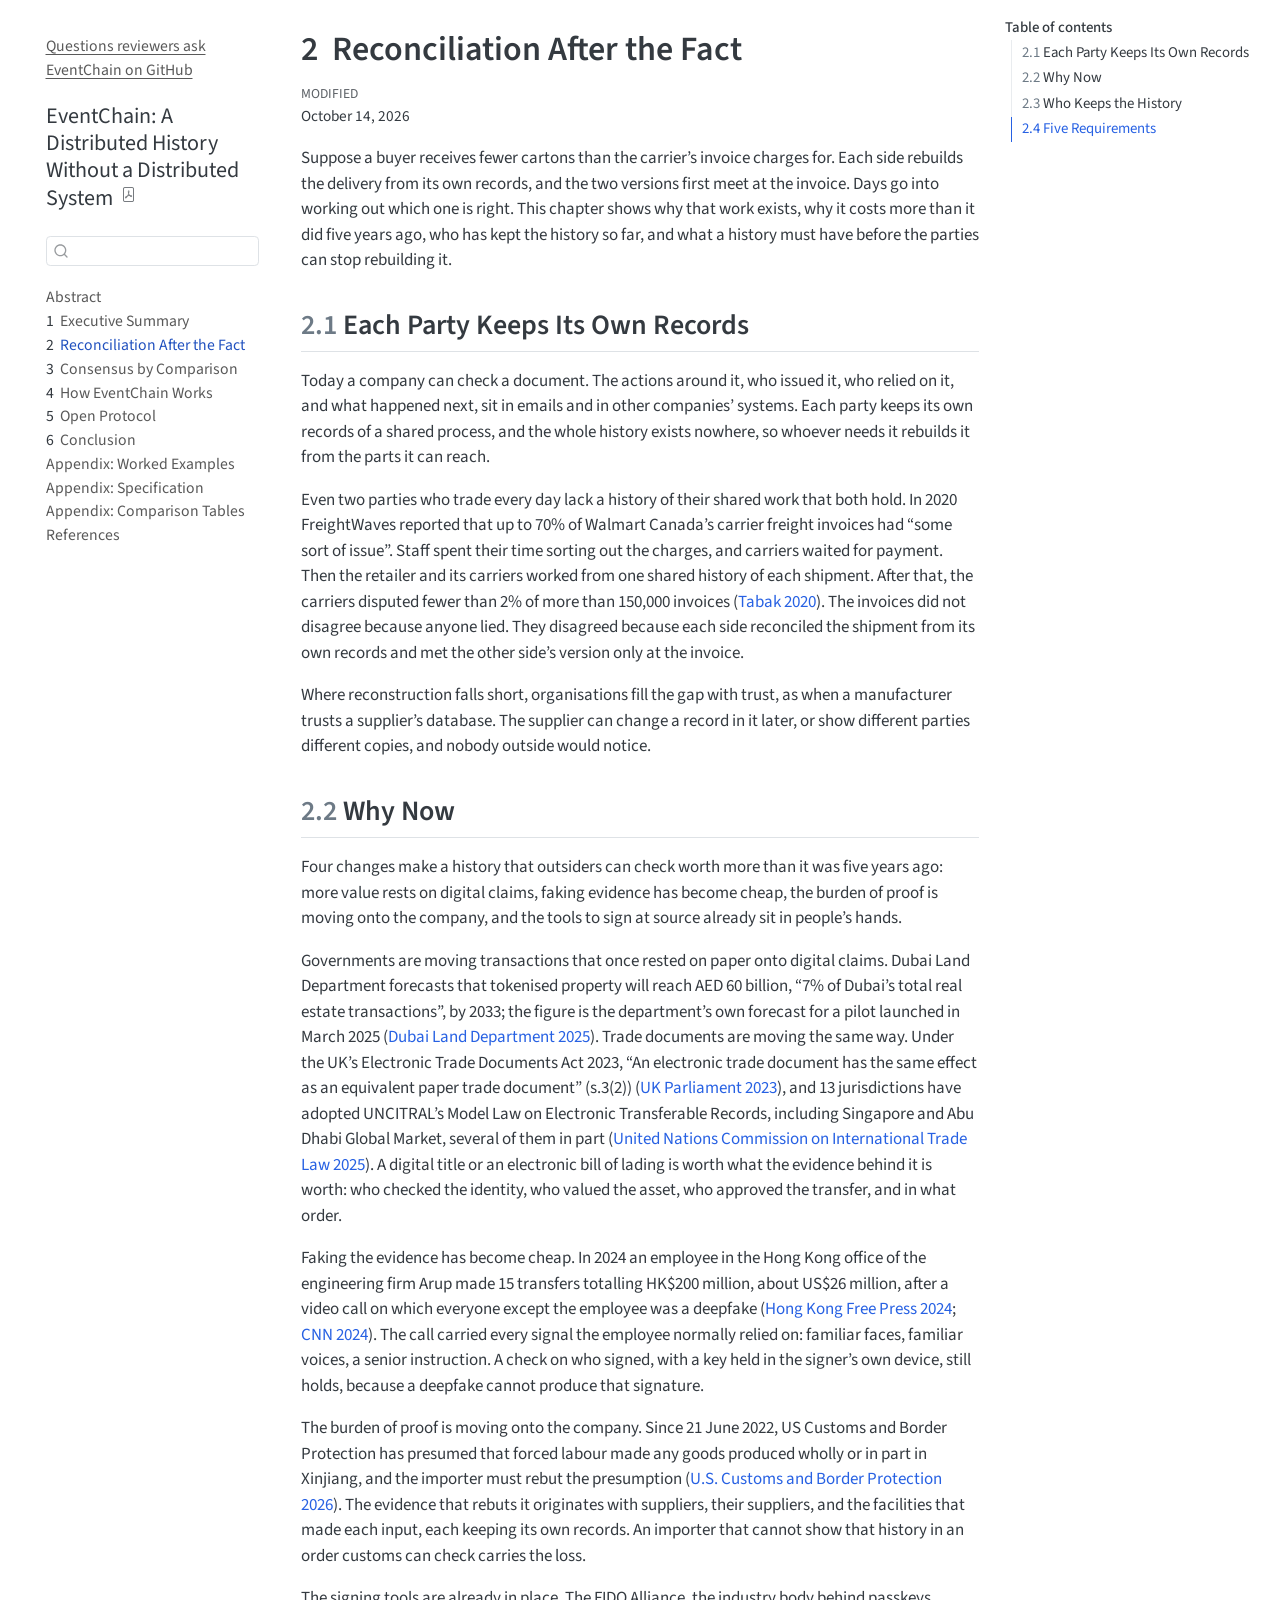
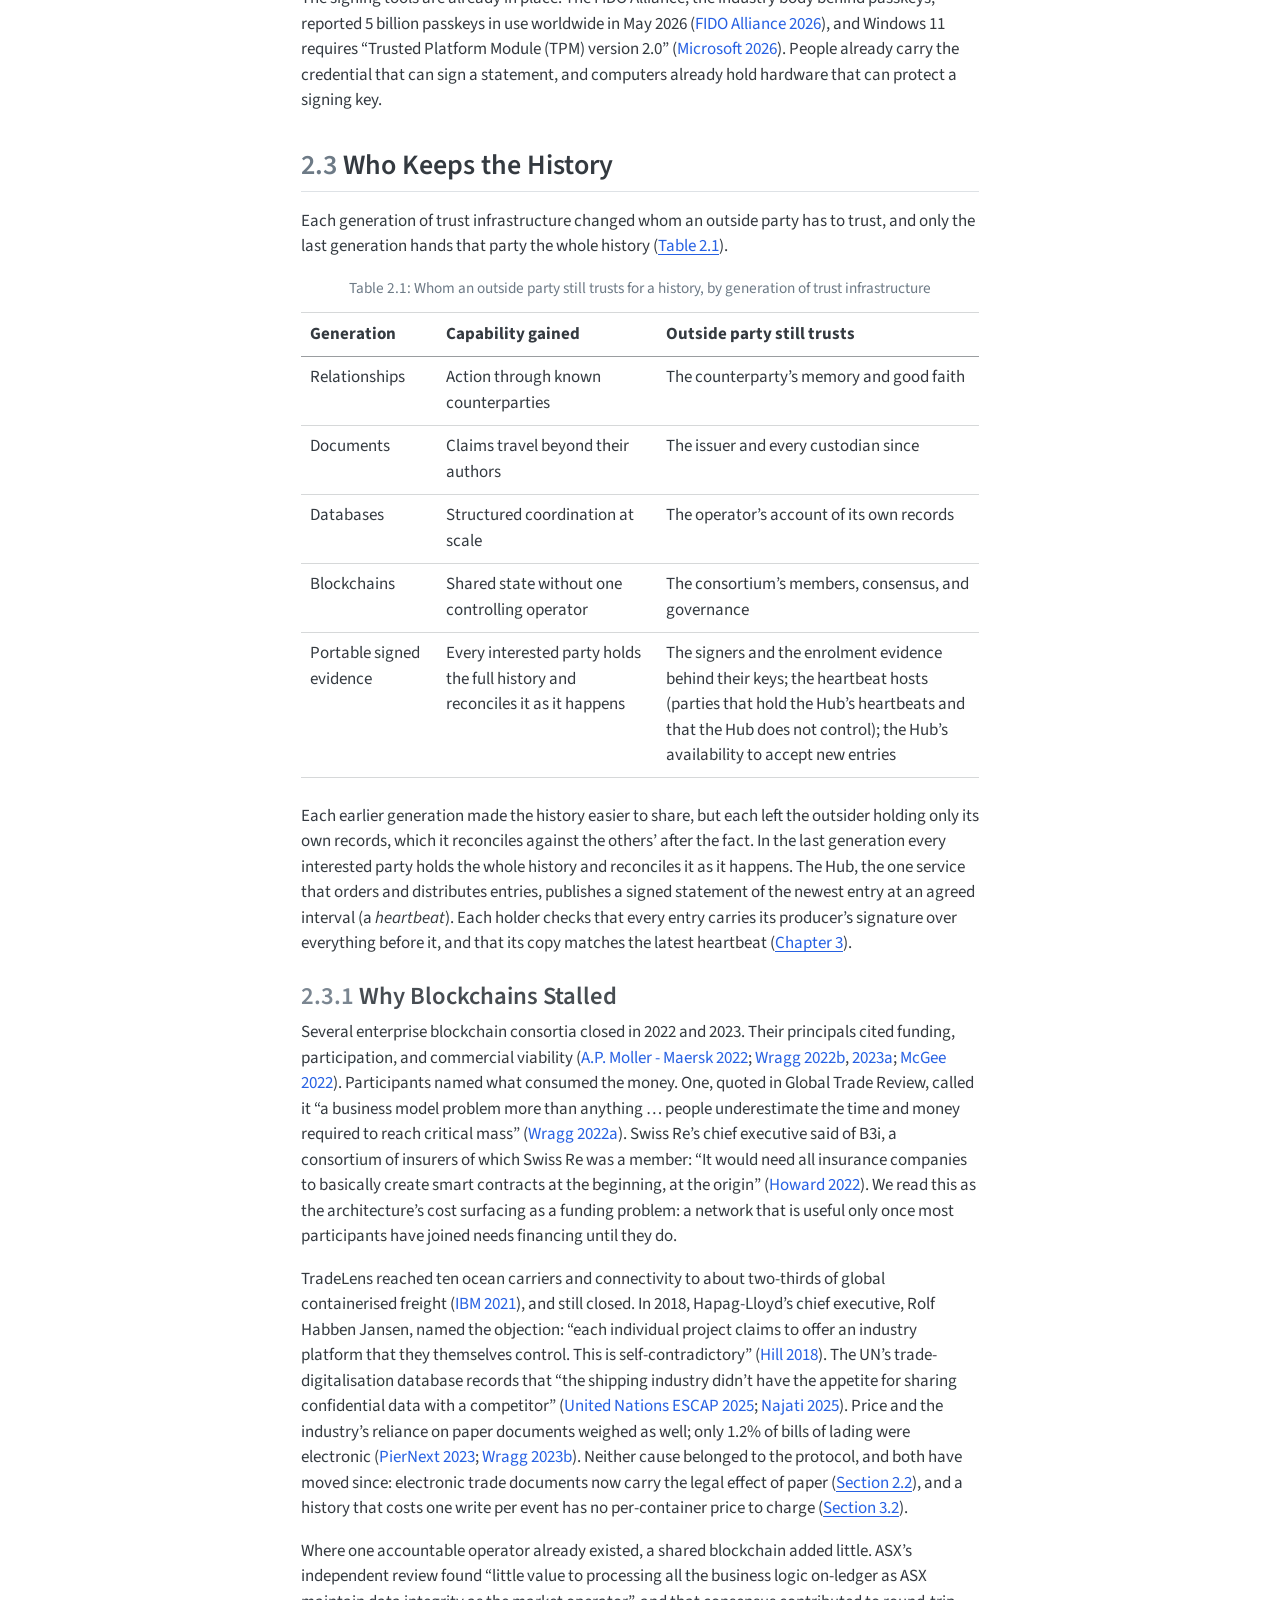
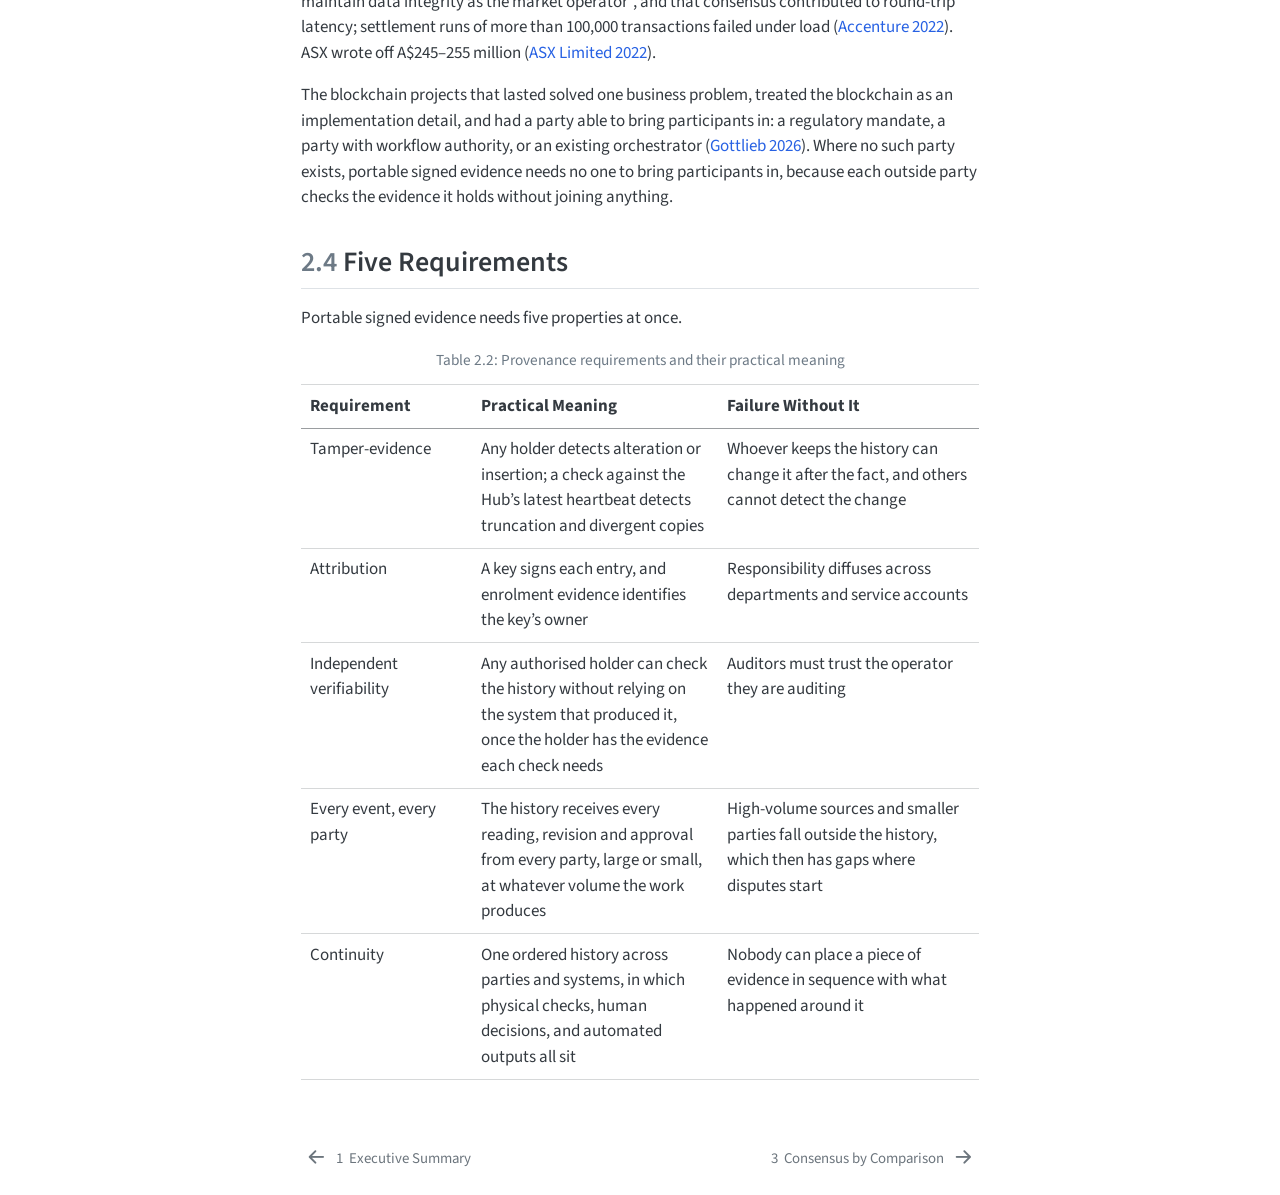
<file: the-provenance-problem.html>
<!DOCTYPE html>
<html xmlns="http://www.w3.org/1999/xhtml" lang="en" xml:lang="en"><head>

<meta charset="utf-8">
<meta name="generator" content="quarto-1.9.37">

<meta name="viewport" content="width=device-width, initial-scale=1.0, user-scalable=yes">

<meta name="description" content="EventChain exists to give every party to a process the certainty that all of them hold the same history, at the speed and cost of a message queue. Every reading, estimate, approval and handoff is signed with a personal key as it is made. A payment or an approval follows the evidence the moment it arrives, because the other side already holds it. Nothing waits for reconciliation.">

<title>2&nbsp; Reconciliation After the Fact – EventChain: A Distributed History Without a Distributed System</title>
<style>
/* Default styles provided by pandoc.
** See https://pandoc.org/MANUAL.html#variables-for-html for config info.
*/
code{white-space: pre-wrap;}
span.smallcaps{font-variant: small-caps;}
div.columns{display: flex; gap: min(4vw, 1.5em);}
div.column{flex: auto; overflow-x: auto;}
div.hanging-indent{margin-left: 1.5em; text-indent: -1.5em;}
ul.task-list{list-style: none;}
ul.task-list li input[type="checkbox"] {
  width: 0.8em;
  margin: 0 0.8em 0.2em -1em; /* quarto-specific, see https://github.com/quarto-dev/quarto-cli/issues/4556 */ 
  vertical-align: middle;
}
/* CSS for citations */
div.csl-bib-body { }
div.csl-entry {
  clear: both;
}
.hanging-indent div.csl-entry {
  margin-left:2em;
  text-indent:-2em;
}
div.csl-left-margin {
  min-width:2em;
  float:left;
}
div.csl-right-inline {
  margin-left:2em;
  padding-left:1em;
}
div.csl-indent {
  margin-left: 2em;
}</style>


<script src="site_libs/quarto-nav/quarto-nav.js"></script>
<script src="site_libs/quarto-nav/headroom.min.js"></script>
<script src="site_libs/clipboard/clipboard.min.js"></script>
<script src="site_libs/quarto-search/autocomplete.umd.js"></script>
<script src="site_libs/quarto-search/fuse.min.js"></script>
<script src="site_libs/quarto-search/quarto-search.js"></script>
<meta name="quarto:offset" content="./">
<link href="./consensus-by-comparison.html" rel="next">
<link href="./executive-summary.html" rel="prev">
<script src="site_libs/quarto-html/quarto.js" type="module"></script>
<script src="site_libs/quarto-html/tabsets/tabsets.js" type="module"></script>
<script src="site_libs/quarto-html/popper.min.js"></script>
<script src="site_libs/quarto-html/tippy.umd.min.js"></script>
<script src="site_libs/quarto-html/anchor.min.js"></script>
<link href="site_libs/quarto-html/tippy.css" rel="stylesheet">
<link href="site_libs/quarto-html/quarto-syntax-highlighting-7f8f88aac4f3542376d5c11b86a4c14d.css" rel="stylesheet" id="quarto-text-highlighting-styles">
<script src="site_libs/bootstrap/bootstrap.min.js"></script>
<link href="site_libs/bootstrap/bootstrap-icons.css" rel="stylesheet">
<link href="site_libs/bootstrap/bootstrap-5ccb035bea26c1e21f80f44cf7c27909.min.css" rel="stylesheet" append-hash="true" id="quarto-bootstrap" data-mode="light">
<script id="quarto-search-options" type="application/json">{
  "location": "sidebar",
  "copy-button": false,
  "collapse-after": 3,
  "panel-placement": "start",
  "type": "textbox",
  "limit": 50,
  "keyboard-shortcut": [
    "f",
    "/",
    "s"
  ],
  "show-item-context": false,
  "language": {
    "search-no-results-text": "No results",
    "search-matching-documents-text": "matching documents",
    "search-copy-link-title": "Copy link to search",
    "search-hide-matches-text": "Hide additional matches",
    "search-more-match-text": "more match in this document",
    "search-more-matches-text": "more matches in this document",
    "search-clear-button-title": "Clear",
    "search-text-placeholder": "",
    "search-detached-cancel-button-title": "Cancel",
    "search-submit-button-title": "Submit",
    "search-label": "Search"
  }
}</script>
<link rel="describedby" href="https://eventchain-protocol.github.io/llms.txt">
<meta property="og:type" content="article">
<meta property="article:author" content="Raam Roche">
<meta property="article:published_time" content="2026-05-01">
<meta property="article:modified_time" content="2026-10-14">


<link rel="stylesheet" href="visuals.css">
<meta property="og:title" content="2&nbsp; Reconciliation After the Fact – EventChain: A Distributed History Without a Distributed System">
<meta property="og:description" content="EventChain exists to give every party to a process the certainty that all of them hold the same history, at the speed and cost of a message queue. Every reading, estimate, approval and handoff is signed with a personal key as it is made. A payment or an approval follows the evidence the moment it arrives, because the other side already holds it. Nothing waits for reconciliation.">
<meta property="og:image" content="https://eventchain-protocol.github.io/visuals/og-image.png">
<meta property="og:site_name" content="EventChain: A Distributed History Without a Distributed System">
<meta property="og:image:height" content="630">
<meta property="og:image:width" content="1200">
</head>

<body class="nav-sidebar floating quarto-light">

<div id="quarto-search-results"></div>
  <header id="quarto-header" class="headroom fixed-top">
  <nav class="quarto-secondary-nav">
    <div class="container-fluid d-flex">
      <button type="button" class="quarto-btn-toggle btn" data-bs-toggle="collapse" role="button" data-bs-target=".quarto-sidebar-collapse-item" aria-controls="quarto-sidebar" aria-expanded="false" aria-label="Toggle sidebar navigation" onclick="if (window.quartoToggleHeadroom) { window.quartoToggleHeadroom(); }">
        <i class="bi bi-layout-text-sidebar-reverse"></i>
      </button>
        <nav class="quarto-page-breadcrumbs" aria-label="breadcrumb"><ol class="breadcrumb"><li class="breadcrumb-item"><a href="./the-provenance-problem.html"><span class="chapter-number">2</span>&nbsp; <span class="chapter-title">Reconciliation After the Fact</span></a></li></ol></nav>
        <a class="flex-grow-1" role="navigation" data-bs-toggle="collapse" data-bs-target=".quarto-sidebar-collapse-item" aria-controls="quarto-sidebar" aria-expanded="false" aria-label="Toggle sidebar navigation" onclick="if (window.quartoToggleHeadroom) { window.quartoToggleHeadroom(); }">      
        </a>
      <button type="button" class="btn quarto-search-button" aria-label="Search" onclick="window.quartoOpenSearch();">
        <i class="bi bi-search"></i>
      </button>
    </div>
  </nav>
</header>
<!-- content -->
<div id="quarto-content" class="quarto-container page-columns page-rows-contents page-layout-article">
<!-- sidebar -->
  <nav id="quarto-sidebar" class="sidebar collapse collapse-horizontal quarto-sidebar-collapse-item sidebar-navigation floating overflow-auto"><div class="quarto-sidebar-header"><div class="sidebar-header-item">
<p><a href="https://eventchain-protocol.github.io/llms.txt">Questions reviewers ask</a></p>
<p><a href="https://github.com/eventchain-protocol/eventchain">EventChain on GitHub</a></p>
</div></div>
    <div class="pt-lg-2 mt-2 text-left sidebar-header">
    <div class="sidebar-title mb-0 py-0">
      <a href="./">EventChain: A Distributed History Without a Distributed System</a> 
        <div class="sidebar-tools-main">
    <a href="./EventChain--A-Distributed-History-Without-a-Distributed-System.pdf" title="Download PDF" class="quarto-navigation-tool px-1" aria-label="Download PDF"><i class="bi bi-file-pdf"></i></a>
</div>
    </div>
      </div>
        <div class="mt-2 flex-shrink-0 align-items-center">
        <div class="sidebar-search">
        <div id="quarto-search" class="" title="Search"></div>
        </div>
        </div>
    <div class="sidebar-menu-container"> 
    <ul class="list-unstyled mt-1">
        <li class="sidebar-item">
  <div class="sidebar-item-container"> 
  <a href="./index.html" class="sidebar-item-text sidebar-link">
 <span class="menu-text">Abstract</span></a>
  </div>
</li>
        <li class="sidebar-item">
  <div class="sidebar-item-container"> 
  <a href="./executive-summary.html" class="sidebar-item-text sidebar-link">
 <span class="menu-text"><span class="chapter-number">1</span>&nbsp; <span class="chapter-title">Executive Summary</span></span></a>
  </div>
</li>
        <li class="sidebar-item">
  <div class="sidebar-item-container"> 
  <a href="./the-provenance-problem.html" class="sidebar-item-text sidebar-link active">
 <span class="menu-text"><span class="chapter-number">2</span>&nbsp; <span class="chapter-title">Reconciliation After the Fact</span></span></a>
  </div>
</li>
        <li class="sidebar-item">
  <div class="sidebar-item-container"> 
  <a href="./consensus-by-comparison.html" class="sidebar-item-text sidebar-link">
 <span class="menu-text"><span class="chapter-number">3</span>&nbsp; <span class="chapter-title">Consensus by Comparison</span></span></a>
  </div>
</li>
        <li class="sidebar-item">
  <div class="sidebar-item-container"> 
  <a href="./how-it-works.html" class="sidebar-item-text sidebar-link">
 <span class="menu-text"><span class="chapter-number">4</span>&nbsp; <span class="chapter-title">How EventChain Works</span></span></a>
  </div>
</li>
        <li class="sidebar-item">
  <div class="sidebar-item-container"> 
  <a href="./open-protocol.html" class="sidebar-item-text sidebar-link">
 <span class="menu-text"><span class="chapter-number">5</span>&nbsp; <span class="chapter-title">Open Protocol</span></span></a>
  </div>
</li>
        <li class="sidebar-item">
  <div class="sidebar-item-container"> 
  <a href="./conclusion.html" class="sidebar-item-text sidebar-link">
 <span class="menu-text"><span class="chapter-number">6</span>&nbsp; <span class="chapter-title">Conclusion</span></span></a>
  </div>
</li>
        <li class="sidebar-item">
  <div class="sidebar-item-container"> 
  <a href="./use-cases.html" class="sidebar-item-text sidebar-link">
 <span class="menu-text">Appendix: Worked Examples</span></a>
  </div>
</li>
        <li class="sidebar-item">
  <div class="sidebar-item-container"> 
  <a href="./appendix-specification.html" class="sidebar-item-text sidebar-link">
 <span class="menu-text">Appendix: Specification</span></a>
  </div>
</li>
        <li class="sidebar-item">
  <div class="sidebar-item-container"> 
  <a href="./appendix-standards-positioning.html" class="sidebar-item-text sidebar-link">
 <span class="menu-text">Appendix: Comparison Tables</span></a>
  </div>
</li>
        <li class="sidebar-item">
  <div class="sidebar-item-container"> 
  <a href="./references.html" class="sidebar-item-text sidebar-link">
 <span class="menu-text">References</span></a>
  </div>
</li>
    </ul>
    </div>
</nav>
<div id="quarto-sidebar-glass" class="quarto-sidebar-collapse-item" data-bs-toggle="collapse" data-bs-target=".quarto-sidebar-collapse-item"></div>
<!-- margin-sidebar -->
    <div id="quarto-margin-sidebar" class="sidebar margin-sidebar">
        <nav id="TOC" role="doc-toc" class="toc-active">
    <h2 id="toc-title">Table of contents</h2>
   
  <ul>
  <li><a href="#sec-cross-system-evidence" id="toc-sec-cross-system-evidence" class="nav-link active" data-scroll-target="#sec-cross-system-evidence"><span class="header-section-number">2.1</span> Each Party Keeps Its Own Records</a></li>
  <li><a href="#sec-why-now" id="toc-sec-why-now" class="nav-link" data-scroll-target="#sec-why-now"><span class="header-section-number">2.2</span> Why Now</a></li>
  <li><a href="#sec-trust-evolution" id="toc-sec-trust-evolution" class="nav-link" data-scroll-target="#sec-trust-evolution"><span class="header-section-number">2.3</span> Who Keeps the History</a>
  <ul class="collapse">
  <li><a href="#sec-ledger-generation" id="toc-sec-ledger-generation" class="nav-link" data-scroll-target="#sec-ledger-generation"><span class="header-section-number">2.3.1</span> Why Blockchains Stalled</a></li>
  </ul></li>
  <li><a href="#sec-provenance-requirements" id="toc-sec-provenance-requirements" class="nav-link" data-scroll-target="#sec-provenance-requirements"><span class="header-section-number">2.4</span> Five Requirements</a></li>
  </ul>
</nav>
    </div>
<!-- main -->
<main class="content" id="quarto-document-content">

<header id="title-block-header" class="quarto-title-block default">
<div class="quarto-title">
<h1 class="title"><span id="sec-provenance-problem" class="quarto-section-identifier"><span class="chapter-number">2</span>&nbsp; <span class="chapter-title">Reconciliation After the Fact</span></span></h1>
</div>



<div class="quarto-title-meta">

    
  
    <div>
    <div class="quarto-title-meta-heading">Modified</div>
    <div class="quarto-title-meta-contents">
      <p class="date-modified">October 14, 2026</p>
    </div>
  </div>
    
  </div>
  


</header>


<p>Suppose a buyer receives fewer cartons than the carrier’s invoice charges for. Each side rebuilds the delivery from its own records, and the two versions first meet at the invoice. Days go into working out which one is right. This chapter shows why that work exists, why it costs more than it did five years ago, who has kept the history so far, and what a history must have before the parties can stop rebuilding it.</p>
<section id="sec-cross-system-evidence" class="level2" data-number="2.1">
<h2 data-number="2.1" class="anchored" data-anchor-id="sec-cross-system-evidence"><span class="header-section-number">2.1</span> Each Party Keeps Its Own Records</h2>
<p>Today a company can check a document. The actions around it, who issued it, who relied on it, and what happened next, sit in emails and in other companies’ systems. Each party keeps its own records of a shared process, and the whole history exists nowhere, so whoever needs it rebuilds it from the parts it can reach.</p>
<p>Even two parties who trade every day lack a history of their shared work that both hold. In 2020 FreightWaves reported that up to 70% of Walmart Canada’s carrier freight invoices had “some sort of issue”. Staff spent their time sorting out the charges, and carriers waited for payment. Then the retailer and its carriers worked from one shared history of each shipment. After that, the carriers disputed fewer than 2% of more than 150,000 invoices <span class="citation" data-cites="freightwaves2020walmart">(<a href="references.html#ref-freightwaves2020walmart" role="doc-biblioref">Tabak 2020</a>)</span>. The invoices did not disagree because anyone lied. They disagreed because each side reconciled the shipment from its own records and met the other side’s version only at the invoice.</p>
<p>Where reconstruction falls short, organisations fill the gap with trust, as when a manufacturer trusts a supplier’s database. The supplier can change a record in it later, or show different parties different copies, and nobody outside would notice.</p>
</section>
<section id="sec-why-now" class="level2" data-number="2.2">
<h2 data-number="2.2" class="anchored" data-anchor-id="sec-why-now"><span class="header-section-number">2.2</span> Why Now</h2>
<p>Four changes make a history that outsiders can check worth more than it was five years ago: more value rests on digital claims, faking evidence has become cheap, the burden of proof is moving onto the company, and the tools to sign at source already sit in people’s hands.</p>
<p>Governments are moving transactions that once rested on paper onto digital claims. Dubai Land Department forecasts that tokenised property will reach AED 60 billion, “7% of Dubai’s total real estate transactions”, by 2033; the figure is the department’s own forecast for a pilot launched in March 2025 <span class="citation" data-cites="dld2025tokenisation">(<a href="references.html#ref-dld2025tokenisation" role="doc-biblioref">Dubai Land Department 2025</a>)</span>. Trade documents are moving the same way. Under the UK’s Electronic Trade Documents Act 2023, “An electronic trade document has the same effect as an equivalent paper trade document” (s.3(2)) <span class="citation" data-cites="ukETDA2023">(<a href="references.html#ref-ukETDA2023" role="doc-biblioref">UK Parliament 2023</a>)</span>, and 13 jurisdictions have adopted UNCITRAL’s Model Law on Electronic Transferable Records, including Singapore and Abu Dhabi Global Market, several of them in part <span class="citation" data-cites="uncitral2025mletrstatus">(<a href="references.html#ref-uncitral2025mletrstatus" role="doc-biblioref">United Nations Commission on International Trade Law 2025</a>)</span>. A digital title or an electronic bill of lading is worth what the evidence behind it is worth: who checked the identity, who valued the asset, who approved the transfer, and in what order.</p>
<p>Faking the evidence has become cheap. In 2024 an employee in the Hong Kong office of the engineering firm Arup made 15 transfers totalling HK$200 million, about US$26 million, after a video call on which everyone except the employee was a deepfake <span class="citation" data-cites="hkfp2024deepfake cnn2024arup">(<a href="references.html#ref-hkfp2024deepfake" role="doc-biblioref">Hong Kong Free Press 2024</a>; <a href="references.html#ref-cnn2024arup" role="doc-biblioref">CNN 2024</a>)</span>. The call carried every signal the employee normally relied on: familiar faces, familiar voices, a senior instruction. A check on who signed, with a key held in the signer’s own device, still holds, because a deepfake cannot produce that signature.</p>
<p>The burden of proof is moving onto the company. Since 21 June 2022, US Customs and Border Protection has presumed that forced labour made any goods produced wholly or in part in Xinjiang, and the importer must rebut the presumption <span class="citation" data-cites="cbp2024uflpa">(<a href="references.html#ref-cbp2024uflpa" role="doc-biblioref">U.S. Customs and Border Protection 2026</a>)</span>. The evidence that rebuts it originates with suppliers, their suppliers, and the facilities that made each input, each keeping its own records. An importer that cannot show that history in an order customs can check carries the loss.</p>
<p>The signing tools are already in place. The FIDO Alliance, the industry body behind passkeys, reported 5 billion passkeys in use worldwide in May 2026 <span class="citation" data-cites="fido2026passkeys">(<a href="references.html#ref-fido2026passkeys" role="doc-biblioref">FIDO Alliance 2026</a>)</span>, and Windows 11 requires “Trusted Platform Module (TPM) version 2.0” <span class="citation" data-cites="microsoft2026win11req">(<a href="references.html#ref-microsoft2026win11req" role="doc-biblioref">Microsoft 2026</a>)</span>. People already carry the credential that can sign a statement, and computers already hold hardware that can protect a signing key.</p>
</section>
<section id="sec-trust-evolution" class="level2" data-number="2.3">
<h2 data-number="2.3" class="anchored" data-anchor-id="sec-trust-evolution"><span class="header-section-number">2.3</span> Who Keeps the History</h2>
<p>Each generation of trust infrastructure changed whom an outside party has to trust, and only the last generation hands that party the whole history (<a href="#tbl-trust-evolution" class="quarto-xref">Table&nbsp;<span>2.1</span></a>).</p>
<div id="tbl-trust-evolution" class="quarto-float quarto-figure quarto-figure-center anchored">
<figure class="quarto-float quarto-float-tbl figure">
<figcaption class="quarto-float-caption-top quarto-float-caption quarto-float-tbl" id="tbl-trust-evolution-caption-0ceaefa1-69ba-4598-a22c-09a6ac19f8ca">
Table&nbsp;2.1: Whom an outside party still trusts for a history, by generation of trust infrastructure
</figcaption>
<div aria-describedby="tbl-trust-evolution-caption-0ceaefa1-69ba-4598-a22c-09a6ac19f8ca">
<table class="caption-top table">
<colgroup>
<col style="width: 20%">
<col style="width: 32%">
<col style="width: 47%">
</colgroup>
<thead>
<tr class="header">
<th style="text-align: left;">Generation</th>
<th style="text-align: left;">Capability gained</th>
<th style="text-align: left;">Outside party still trusts</th>
</tr>
</thead>
<tbody>
<tr class="odd">
<td style="text-align: left;">Relationships</td>
<td style="text-align: left;">Action through known counterparties</td>
<td style="text-align: left;">The counterparty’s memory and good faith</td>
</tr>
<tr class="even">
<td style="text-align: left;">Documents</td>
<td style="text-align: left;">Claims travel beyond their authors</td>
<td style="text-align: left;">The issuer and every custodian since</td>
</tr>
<tr class="odd">
<td style="text-align: left;">Databases</td>
<td style="text-align: left;">Structured coordination at scale</td>
<td style="text-align: left;">The operator’s account of its own records</td>
</tr>
<tr class="even">
<td style="text-align: left;">Blockchains</td>
<td style="text-align: left;">Shared state without one controlling operator</td>
<td style="text-align: left;">The consortium’s members, consensus, and governance</td>
</tr>
<tr class="odd">
<td style="text-align: left;">Portable signed evidence</td>
<td style="text-align: left;">Every interested party holds the full history and reconciles it as it happens</td>
<td style="text-align: left;">The signers and the enrolment evidence behind their keys; the heartbeat hosts (parties that hold the Hub’s heartbeats and that the Hub does not control); the Hub’s availability to accept new entries</td>
</tr>
</tbody>
</table>
</div>
</figure>
</div>
<p>Each earlier generation made the history easier to share, but each left the outsider holding only its own records, which it reconciles against the others’ after the fact. In the last generation every interested party holds the whole history and reconciles it as it happens. The Hub, the one service that orders and distributes entries, publishes a signed statement of the newest entry at an agreed interval (a <em>heartbeat</em>). Each holder checks that every entry carries its producer’s signature over everything before it, and that its copy matches the latest heartbeat (<a href="consensus-by-comparison.html" class="quarto-xref"><span>Chapter 3</span></a>).</p>
<section id="sec-ledger-generation" class="level3" data-number="2.3.1">
<h3 data-number="2.3.1" class="anchored" data-anchor-id="sec-ledger-generation"><span class="header-section-number">2.3.1</span> Why Blockchains Stalled</h3>
<p>Several enterprise blockchain consortia closed in 2022 and 2023. Their principals cited funding, participation, and commercial viability <span class="citation" data-cites="maersk2022tradelens gtr2022wetrade mcgee2022b3i gtr2023marcopolo">(<a href="references.html#ref-maersk2022tradelens" role="doc-biblioref">A.P. Moller - Maersk 2022</a>; <a href="references.html#ref-gtr2022wetrade" role="doc-biblioref">Wragg 2022b</a>, <a href="references.html#ref-gtr2023marcopolo" role="doc-biblioref">2023a</a>; <a href="references.html#ref-mcgee2022b3i" role="doc-biblioref">McGee 2022</a>)</span>. Participants named what consumed the money. One, quoted in Global Trade Review, called it “a business model problem more than anything … people underestimate the time and money required to reach critical mass” <span class="citation" data-cites="gtr2022realitycheck">(<a href="references.html#ref-gtr2022realitycheck" role="doc-biblioref">Wragg 2022a</a>)</span>. Swiss Re’s chief executive said of B3i, a consortium of insurers of which Swiss Re was a member: “It would need all insurance companies to basically create smart contracts at the beginning, at the origin” <span class="citation" data-cites="howard2022b3i">(<a href="references.html#ref-howard2022b3i" role="doc-biblioref">Howard 2022</a>)</span>. We read this as the architecture’s cost surfacing as a funding problem: a network that is useful only once most participants have joined needs financing until they do.</p>
<p>TradeLens reached ten ocean carriers and connectivity to about two-thirds of global containerised freight <span class="citation" data-cites="ibm2021hapagone">(<a href="references.html#ref-ibm2021hapagone" role="doc-biblioref">IBM 2021</a>)</span>, and still closed. In 2018, Hapag-Lloyd’s chief executive, Rolf Habben Jansen, named the objection: “each individual project claims to offer an industry platform that they themselves control. This is self-contradictory” <span class="citation" data-cites="hill2018register">(<a href="references.html#ref-hill2018register" role="doc-biblioref">Hill 2018</a>)</span>. The UN’s trade-digitalisation database records that “the shipping industry didn’t have the appetite for sharing confidential data with a competitor” <span class="citation" data-cites="escap2025tradelens najati2025tradelens">(<a href="references.html#ref-escap2025tradelens" role="doc-biblioref">United Nations ESCAP 2025</a>; <a href="references.html#ref-najati2025tradelens" role="doc-biblioref">Najati 2025</a>)</span>. Price and the industry’s reliance on paper documents weighed as well; only 1.2% of bills of lading were electronic <span class="citation" data-cites="piernext2023tradelens gtr2023ebl">(<a href="references.html#ref-piernext2023tradelens" role="doc-biblioref">PierNext 2023</a>; <a href="references.html#ref-gtr2023ebl" role="doc-biblioref">Wragg 2023b</a>)</span>. Neither cause belonged to the protocol, and both have moved since: electronic trade documents now carry the legal effect of paper (<a href="#sec-why-now" class="quarto-xref"><span>Section 2.2</span></a>), and a history that costs one write per event has no per-container price to charge (<a href="consensus-by-comparison.html#sec-what-it-costs" class="quarto-xref"><span>Section 3.2</span></a>).</p>
<p>Where one accountable operator already existed, a shared blockchain added little. ASX’s independent review found “little value to processing all the business logic on-ledger as ASX maintain data integrity as the market operator”, and that consensus contributed to round-trip latency; settlement runs of more than 100,000 transactions failed under load <span class="citation" data-cites="accenture2022chess">(<a href="references.html#ref-accenture2022chess" role="doc-biblioref">Accenture 2022</a>)</span>. ASX wrote off A$245–255 million <span class="citation" data-cites="asx2022chess">(<a href="references.html#ref-asx2022chess" role="doc-biblioref">ASX Limited 2022</a>)</span>.</p>
<p>The blockchain projects that lasted solved one business problem, treated the blockchain as an implementation detail, and had a party able to bring participants in: a regulatory mandate, a party with workflow authority, or an existing orchestrator <span class="citation" data-cites="gottlieb2026quiet">(<a href="references.html#ref-gottlieb2026quiet" role="doc-biblioref">Gottlieb 2026</a>)</span>. Where no such party exists, portable signed evidence needs no one to bring participants in, because each outside party checks the evidence it holds without joining anything.</p>
</section>
</section>
<section id="sec-provenance-requirements" class="level2" data-number="2.4">
<h2 data-number="2.4" class="anchored" data-anchor-id="sec-provenance-requirements"><span class="header-section-number">2.4</span> Five Requirements</h2>
<p>Portable signed evidence needs five properties at once.</p>
<div id="tbl-requirements" class="quarto-float quarto-figure quarto-figure-center anchored">
<figure class="quarto-float quarto-float-tbl figure">
<figcaption class="quarto-float-caption-top quarto-float-caption quarto-float-tbl" id="tbl-requirements-caption-0ceaefa1-69ba-4598-a22c-09a6ac19f8ca">
Table&nbsp;2.2: Provenance requirements and their practical meaning
</figcaption>
<div aria-describedby="tbl-requirements-caption-0ceaefa1-69ba-4598-a22c-09a6ac19f8ca">
<table class="caption-top table">
<colgroup>
<col style="width: 25%">
<col style="width: 36%">
<col style="width: 38%">
</colgroup>
<thead>
<tr class="header">
<th style="text-align: left;">Requirement</th>
<th style="text-align: left;">Practical Meaning</th>
<th style="text-align: left;">Failure Without It</th>
</tr>
</thead>
<tbody>
<tr class="odd">
<td style="text-align: left;">Tamper-evidence</td>
<td style="text-align: left;">Any holder detects alteration or insertion; a check against the Hub’s latest heartbeat detects truncation and divergent copies</td>
<td style="text-align: left;">Whoever keeps the history can change it after the fact, and others cannot detect the change</td>
</tr>
<tr class="even">
<td style="text-align: left;">Attribution</td>
<td style="text-align: left;">A key signs each entry, and enrolment evidence identifies the key’s owner</td>
<td style="text-align: left;">Responsibility diffuses across departments and service accounts</td>
</tr>
<tr class="odd">
<td style="text-align: left;">Independent verifiability</td>
<td style="text-align: left;">Any authorised holder can check the history without relying on the system that produced it, once the holder has the evidence each check needs</td>
<td style="text-align: left;">Auditors must trust the operator they are auditing</td>
</tr>
<tr class="even">
<td style="text-align: left;">Every event, every party</td>
<td style="text-align: left;">The history receives every reading, revision and approval from every party, large or small, at whatever volume the work produces</td>
<td style="text-align: left;">High-volume sources and smaller parties fall outside the history, which then has gaps where disputes start</td>
</tr>
<tr class="odd">
<td style="text-align: left;">Continuity</td>
<td style="text-align: left;">One ordered history across parties and systems, in which physical checks, human decisions, and automated outputs all sit</td>
<td style="text-align: left;">Nobody can place a piece of evidence in sequence with what happened around it</td>
</tr>
</tbody>
</table>
</div>
</figure>
</div>


<div id="refs" class="references csl-bib-body hanging-indent" role="list" style="display: none">
<div id="ref-accenture2022chess" class="csl-entry" role="listitem">
Accenture. 2022. <em><span>ASX</span> <span>CHESS</span> Replacement Application Delivery Review</em>. Accenture, published by the Australian Securities; Investments Commission (Report 23-035). <a href="https://download.asic.gov.au/media/ku2aa1kz/23-035-asx-chess-replacement-application-delivery-review-2022.pdf">https://download.asic.gov.au/media/ku2aa1kz/23-035-asx-chess-replacement-application-delivery-review-2022.pdf</a>.
</div>
<div id="ref-maersk2022tradelens" class="csl-entry" role="listitem">
A.P. Moller - Maersk. 2022. <em>A.p. Moller - Maersk and <span>IBM</span> to Discontinue <span>TradeLens</span>, a Blockchain-Enabled Global Trade Platform</em>. <a href="https://www.maersk.com/news/articles/2022/11/29/maersk-and-ibm-to-discontinue-tradelens">https://www.maersk.com/news/articles/2022/11/29/maersk-and-ibm-to-discontinue-tradelens</a>.
</div>
<div id="ref-asx2022chess" class="csl-entry" role="listitem">
ASX Limited. 2022. <em><span>CHESS</span> Replacement: <span>ASX</span> Reassessing Solution Design and Financial Derecognition</em>. Market release, reproduced by Mondo Visione. <a href="https://mondovisione.com/media-and-resources/news/chess-replacement-asx-reassessing-financial-derecognition-20221117/">https://mondovisione.com/media-and-resources/news/chess-replacement-asx-reassessing-financial-derecognition-20221117/</a>.
</div>
<div id="ref-cnn2024arup" class="csl-entry" role="listitem">
CNN. 2024. <em>British Engineering Giant <span>Arup</span> Revealed as $25 Million Deepfake Scam Victim</em>. <a href="https://edition.cnn.com/2024/05/16/tech/arup-deepfake-scam-loss-hong-kong-intl-hnk">https://edition.cnn.com/2024/05/16/tech/arup-deepfake-scam-loss-hong-kong-intl-hnk</a>.
</div>
<div id="ref-dld2025tokenisation" class="csl-entry" role="listitem">
Dubai Land Department. 2025. <em>Dubai Land Department Launches Pilot Phase of the Real Estate Tokenisation Project</em>. <a href="https://dubailand.gov.ae/en/news-media/dubai-land-department-launches-pilot-phase-of-the-real-estate-tokenisation-project">https://dubailand.gov.ae/en/news-media/dubai-land-department-launches-pilot-phase-of-the-real-estate-tokenisation-project</a>.
</div>
<div id="ref-fido2026passkeys" class="csl-entry" role="listitem">
FIDO Alliance. 2026. <em><span>FIDO Alliance</span> Reports Accelerating Global Passkey Adoption on World Passkey Day 2026</em>. <a href="https://fidoalliance.org/fido-alliance-reports-accelerating-global-passkey-adoption-on-world-passkey-day-2026/">https://fidoalliance.org/fido-alliance-reports-accelerating-global-passkey-adoption-on-world-passkey-day-2026/</a>.
</div>
<div id="ref-gottlieb2026quiet" class="csl-entry" role="listitem">
Gottlieb, Glenn. 2026. <em>The Quiet Winners: Enterprise Blockchain Applications That Deliver Durable Value</em>. Ecosystem Insights. Architect Partners. <a href="https://architectpartners.com/wp-content/uploads/2026/02/The-Quiet-Winners_Enterprise-Blockchain-Application-That-Deliver-Durable-Value.pdf">https://architectpartners.com/wp-content/uploads/2026/02/The-Quiet-Winners_Enterprise-Blockchain-Application-That-Deliver-Durable-Value.pdf</a>.
</div>
<div id="ref-hill2018register" class="csl-entry" role="listitem">
Hill, Rebecca. 2018. <em><span>IBM</span> Struggles to Sign up Shipping Carriers to Blockchain Supply Chain Platform</em>. The Register. <a href="https://www.theregister.com/2018/10/30/ibm_struggles_to_sign_up_shipping_carriers_to_blockchain_supply_chain_platform_reports/">https://www.theregister.com/2018/10/30/ibm_struggles_to_sign_up_shipping_carriers_to_blockchain_supply_chain_platform_reports/</a>.
</div>
<div id="ref-hkfp2024deepfake" class="csl-entry" role="listitem">
Hong Kong Free Press. 2024. <em>Multinational Loses <span>HK</span>$200 Million to Deepfake Video Conference Scam, <span>Hong Kong</span> Police Say</em>. <a href="https://hongkongfp.com/2024/02/05/multinational-loses-hk200-million-to-deepfake-video-conference-scam-hong-kong-police-say/">https://hongkongfp.com/2024/02/05/multinational-loses-hk200-million-to-deepfake-video-conference-scam-hong-kong-police-say/</a>.
</div>
<div id="ref-howard2022b3i" class="csl-entry" role="listitem">
Howard, L. S. 2022. <em>Industry’s Blockchain Project, <span>B3i</span>, Ceases to Trade After Filing for Insolvency</em>. Carrier Management. <a href="https://www.carriermanagement.com/news/2022/08/01/238818.htm">https://www.carriermanagement.com/news/2022/08/01/238818.htm</a>.
</div>
<div id="ref-ibm2021hapagone" class="csl-entry" role="listitem">
IBM. 2021. <em>Hapag-Lloyd and Ocean Network Express Complete <span>TradeLens</span> Integration</em>. IBM Newsroom. <a href="https://newsroom.ibm.com/2021-06-24-Hapag-Lloyd-and-Ocean-Network-Express-Complete-TradeLens-Integration,-Join-Rapidly-Expanding-Shipping-Ecosystem-to-Further-Enhance-Trade-Digitization">https://newsroom.ibm.com/2021-06-24-Hapag-Lloyd-and-Ocean-Network-Express-Complete-TradeLens-Integration,-Join-Rapidly-Expanding-Shipping-Ecosystem-to-Further-Enhance-Trade-Digitization</a>.
</div>
<div id="ref-mcgee2022b3i" class="csl-entry" role="listitem">
McGee, Scott. 2022. <em><span>B3i</span> Enters Insolvency After Failing to Raise Funding</em>. Insurance Post. <a href="https://postonline.co.uk/technology/7950336/b3i-enters-insolvency-after-failing-to-raise-funding">https://postonline.co.uk/technology/7950336/b3i-enters-insolvency-after-failing-to-raise-funding</a>.
</div>
<div id="ref-microsoft2026win11req" class="csl-entry" role="listitem">
Microsoft. 2026. <em>Windows 11 Requirements</em>. <a href="https://learn.microsoft.com/en-us/windows/whats-new/windows-11-requirements">https://learn.microsoft.com/en-us/windows/whats-new/windows-11-requirements</a>.
</div>
<div id="ref-najati2025tradelens" class="csl-entry" role="listitem">
Najati, Issam. 2025. <span>“Exploring the Failure Factors of Blockchain Adopting Projects: A Case Study of <span>TradeLens</span> Through the Lens of Commons Theory.”</span> <em>Frontiers in Blockchain</em> 8. <a href="https://doi.org/10.3389/fbloc.2025.1503595">https://doi.org/10.3389/fbloc.2025.1503595</a>.
</div>
<div id="ref-piernext2023tradelens" class="csl-entry" role="listitem">
PierNext. 2023. <em>The Closure of <span>TradeLens</span>: When Technology Is Not Enough</em>. Port de Barcelona. <a href="https://piernext.portdebarcelona.cat/en/technology/the-closure-of-tradelens/">https://piernext.portdebarcelona.cat/en/technology/the-closure-of-tradelens/</a>.
</div>
<div id="ref-freightwaves2020walmart" class="csl-entry" role="listitem">
Tabak, Nate. 2020. <em>How <span>Walmart</span> Solved Carrier Payment Woes in <span>Canada</span> with Blockchain</em>. FreightWaves. <a href="https://www.freightwaves.com/news/how-walmart-solved-carrier-payment-woes-in-canada-with-blockchain">https://www.freightwaves.com/news/how-walmart-solved-carrier-payment-woes-in-canada-with-blockchain</a>.
</div>
<div id="ref-ukETDA2023" class="csl-entry" role="listitem">
UK Parliament. 2023. <em>Electronic Trade Documents Act 2023</em>. <a href="https://www.legislation.gov.uk/ukpga/2023/38/enacted">https://www.legislation.gov.uk/ukpga/2023/38/enacted</a>.
</div>
<div id="ref-uncitral2025mletrstatus" class="csl-entry" role="listitem">
United Nations Commission on International Trade Law. 2025. <em><span>UNCITRAL</span> Model Law on Electronic Transferable Records (2017): Status</em>. <a href="https://uncitral.un.org/en/texts/ecommerce/modellaw/electronic_transferable_records/status">https://uncitral.un.org/en/texts/ecommerce/modellaw/electronic_transferable_records/status</a>.
</div>
<div id="ref-escap2025tradelens" class="csl-entry" role="listitem">
United Nations ESCAP. 2025. <em><span>TradeLens</span></em>. Cross-Border Paperless Trade Database (Digitalize Trade). <a href="https://www.digitalizetrade.org/projects/tradelens">https://www.digitalizetrade.org/projects/tradelens</a>.
</div>
<div id="ref-cbp2024uflpa" class="csl-entry" role="listitem">
U.S. Customs and Border Protection. 2026. <em>Uyghur Forced Labor Prevention Act</em>. <a href="https://www.cbp.gov/trade/forced-labor/UFLPA">https://www.cbp.gov/trade/forced-labor/UFLPA</a>.
</div>
<div id="ref-gtr2022realitycheck" class="csl-entry" role="listitem">
Wragg, Eleanor. 2022a. <em>Trade’s Blockchain Proponents Face Reality Check as Hype Fades</em>. Global Trade Review. <a href="https://www.gtreview.com/magazine/the-fintech-issue-2022/trades-blockchain-proponents-face-reality-check-as-hype-fades">https://www.gtreview.com/magazine/the-fintech-issue-2022/trades-blockchain-proponents-face-reality-check-as-hype-fades</a>.
</div>
<div id="ref-gtr2022wetrade" class="csl-entry" role="listitem">
Wragg, Eleanor. 2022b. <em>We.trade Calls It Quits After Running Out of Cash</em>. Global Trade Review. <a href="https://www.gtreview.com/news/top-stories/we-trade-calls-it-quits-after-running-out-of-cash/">https://www.gtreview.com/news/top-stories/we-trade-calls-it-quits-after-running-out-of-cash/</a>.
</div>
<div id="ref-gtr2023marcopolo" class="csl-entry" role="listitem">
Wragg, Eleanor. 2023a. <em>Marco Polo Brings in Liquidators as Funds Run Dry</em>. Global Trade Review. <a href="https://www.gtreview.com/news/fintech/marco-polo-brings-in-liquidators-as-funds-run-dry/">https://www.gtreview.com/news/fintech/marco-polo-brings-in-liquidators-as-funds-run-dry/</a>.
</div>
<div id="ref-gtr2023ebl" class="csl-entry" role="listitem">
Wragg, Eleanor. 2023b. <em>Shipping Industry Sets Course for Fully Paperless Trade</em>. Global Trade Review. <a href="https://www.gtreview.com/news/fintech/shipping-industry-sets-course-for-fully-paperless-trade/">https://www.gtreview.com/news/fintech/shipping-industry-sets-course-for-fully-paperless-trade/</a>.
</div>
</div>
</section>

</main> <!-- /main -->
<script id="quarto-html-after-body" type="application/javascript">
  window.document.addEventListener("DOMContentLoaded", function (event) {
    const icon = "";
    const anchorJS = new window.AnchorJS();
    anchorJS.options = {
      placement: 'right',
      icon: icon
    };
    anchorJS.add('.anchored');
    const isCodeAnnotation = (el) => {
      for (const clz of el.classList) {
        if (clz.startsWith('code-annotation-')) {                     
          return true;
        }
      }
      return false;
    }
    const onCopySuccess = function(e) {
      // button target
      const button = e.trigger;
      // don't keep focus
      button.blur();
      // flash "checked"
      button.classList.add('code-copy-button-checked');
      var currentTitle = button.getAttribute("title");
      button.setAttribute("title", "Copied!");
      let tooltip;
      if (window.bootstrap) {
        button.setAttribute("data-bs-toggle", "tooltip");
        button.setAttribute("data-bs-placement", "left");
        button.setAttribute("data-bs-title", "Copied!");
        tooltip = new bootstrap.Tooltip(button, 
          { trigger: "manual", 
            customClass: "code-copy-button-tooltip",
            offset: [0, -8]});
        tooltip.show();    
      }
      setTimeout(function() {
        if (tooltip) {
          tooltip.hide();
          button.removeAttribute("data-bs-title");
          button.removeAttribute("data-bs-toggle");
          button.removeAttribute("data-bs-placement");
        }
        button.setAttribute("title", currentTitle);
        button.classList.remove('code-copy-button-checked');
      }, 1000);
      // clear code selection
      e.clearSelection();
    }
    const getTextToCopy = function(trigger) {
      const outerScaffold = trigger.parentElement.cloneNode(true);
      const codeEl = outerScaffold.querySelector('code');
      for (const childEl of codeEl.children) {
        if (isCodeAnnotation(childEl)) {
          childEl.remove();
        }
      }
      return codeEl.innerText;
    }
    const clipboard = new window.ClipboardJS('.code-copy-button:not([data-in-quarto-modal])', {
      text: getTextToCopy
    });
    clipboard.on('success', onCopySuccess);
    if (window.document.getElementById('quarto-embedded-source-code-modal')) {
      const clipboardModal = new window.ClipboardJS('.code-copy-button[data-in-quarto-modal]', {
        text: getTextToCopy,
        container: window.document.getElementById('quarto-embedded-source-code-modal')
      });
      clipboardModal.on('success', onCopySuccess);
    }
      var localhostRegex = new RegExp(/^(?:http|https):\/\/localhost\:?[0-9]*\//);
      var mailtoRegex = new RegExp(/^mailto:/);
        var filterRegex = new RegExp("https:\/\/eventchain-protocol\.github\.io\/");
      var isInternal = (href) => {
          return filterRegex.test(href) || localhostRegex.test(href) || mailtoRegex.test(href);
      }
      // Inspect non-navigation links and adorn them if external
     var links = window.document.querySelectorAll('a[href]:not(.nav-link):not(.navbar-brand):not(.toc-action):not(.sidebar-link):not(.sidebar-item-toggle):not(.pagination-link):not(.no-external):not([aria-hidden]):not(.dropdown-item):not(.quarto-navigation-tool):not(.about-link)');
      for (var i=0; i<links.length; i++) {
        const link = links[i];
        if (!isInternal(link.href)) {
          // undo the damage that might have been done by quarto-nav.js in the case of
          // links that we want to consider external
          if (link.dataset.originalHref !== undefined) {
            link.href = link.dataset.originalHref;
          }
        }
      }
    function tippyHover(el, contentFn, onTriggerFn, onUntriggerFn) {
      const config = {
        allowHTML: true,
        maxWidth: 500,
        delay: 100,
        arrow: false,
        appendTo: function(el) {
            return el.parentElement;
        },
        interactive: true,
        interactiveBorder: 10,
        theme: 'quarto',
        placement: 'bottom-start',
      };
      if (contentFn) {
        config.content = contentFn;
      }
      if (onTriggerFn) {
        config.onTrigger = onTriggerFn;
      }
      if (onUntriggerFn) {
        config.onUntrigger = onUntriggerFn;
      }
      window.tippy(el, config); 
    }
    const noterefs = window.document.querySelectorAll('a[role="doc-noteref"]');
    for (var i=0; i<noterefs.length; i++) {
      const ref = noterefs[i];
      tippyHover(ref, function() {
        // use id or data attribute instead here
        let href = ref.getAttribute('data-footnote-href') || ref.getAttribute('href');
        try { href = new URL(href).hash; } catch {}
        const id = href.replace(/^#\/?/, "");
        const note = window.document.getElementById(id);
        if (note) {
          return note.innerHTML;
        } else {
          return "";
        }
      });
    }
    const xrefs = window.document.querySelectorAll('a.quarto-xref');
    const processXRef = (id, note) => {
      // Strip column container classes
      const stripColumnClz = (el) => {
        el.classList.remove("page-full", "page-columns");
        if (el.children) {
          for (const child of el.children) {
            stripColumnClz(child);
          }
        }
      }
      stripColumnClz(note)
      if (id === null || id.startsWith('sec-')) {
        // Special case sections, only their first couple elements
        const container = document.createElement("div");
        if (note.children && note.children.length > 2) {
          container.appendChild(note.children[0].cloneNode(true));
          for (let i = 1; i < note.children.length; i++) {
            const child = note.children[i];
            if (child.tagName === "P" && child.innerText === "") {
              continue;
            } else {
              container.appendChild(child.cloneNode(true));
              break;
            }
          }
          if (window.Quarto?.typesetMath) {
            window.Quarto.typesetMath(container);
          }
          return container.innerHTML
        } else {
          if (window.Quarto?.typesetMath) {
            window.Quarto.typesetMath(note);
          }
          return note.innerHTML;
        }
      } else {
        // Remove any anchor links if they are present
        const anchorLink = note.querySelector('a.anchorjs-link');
        if (anchorLink) {
          anchorLink.remove();
        }
        if (window.Quarto?.typesetMath) {
          window.Quarto.typesetMath(note);
        }
        if (note.classList.contains("callout")) {
          return note.outerHTML;
        } else {
          return note.innerHTML;
        }
      }
    }
    for (var i=0; i<xrefs.length; i++) {
      const xref = xrefs[i];
      tippyHover(xref, undefined, function(instance) {
        instance.disable();
        let url = xref.getAttribute('href');
        let hash = undefined; 
        if (url.startsWith('#')) {
          hash = url;
        } else {
          try { hash = new URL(url).hash; } catch {}
        }
        if (hash) {
          const id = hash.replace(/^#\/?/, "");
          const note = window.document.getElementById(id);
          if (note !== null) {
            try {
              const html = processXRef(id, note.cloneNode(true));
              instance.setContent(html);
            } finally {
              instance.enable();
              instance.show();
            }
          } else {
            // See if we can fetch this
            fetch(url.split('#')[0])
            .then(res => res.text())
            .then(html => {
              const parser = new DOMParser();
              const htmlDoc = parser.parseFromString(html, "text/html");
              const note = htmlDoc.getElementById(id);
              if (note !== null) {
                const html = processXRef(id, note);
                instance.setContent(html);
              } 
            }).finally(() => {
              instance.enable();
              instance.show();
            });
          }
        } else {
          // See if we can fetch a full url (with no hash to target)
          // This is a special case and we should probably do some content thinning / targeting
          fetch(url)
          .then(res => res.text())
          .then(html => {
            const parser = new DOMParser();
            const htmlDoc = parser.parseFromString(html, "text/html");
            const note = htmlDoc.querySelector('main.content');
            if (note !== null) {
              // This should only happen for chapter cross references
              // (since there is no id in the URL)
              // remove the first header
              if (note.children.length > 0 && note.children[0].tagName === "HEADER") {
                note.children[0].remove();
              }
              const html = processXRef(null, note);
              instance.setContent(html);
            } 
          }).finally(() => {
            instance.enable();
            instance.show();
          });
        }
      }, function(instance) {
      });
    }
        let selectedAnnoteEl;
        const selectorForAnnotation = ( cell, annotation) => {
          let cellAttr = 'data-code-cell="' + cell + '"';
          let lineAttr = 'data-code-annotation="' +  annotation + '"';
          const selector = 'span[' + cellAttr + '][' + lineAttr + ']';
          return selector;
        }
        const selectCodeLines = (annoteEl) => {
          const doc = window.document;
          const targetCell = annoteEl.getAttribute("data-target-cell");
          const targetAnnotation = annoteEl.getAttribute("data-target-annotation");
          const annoteSpan = window.document.querySelector(selectorForAnnotation(targetCell, targetAnnotation));
          const lines = annoteSpan.getAttribute("data-code-lines").split(",");
          const lineIds = lines.map((line) => {
            return targetCell + "-" + line;
          })
          let top = null;
          let height = null;
          let parent = null;
          if (lineIds.length > 0) {
              //compute the position of the single el (top and bottom and make a div)
              const el = window.document.getElementById(lineIds[0]);
              top = el.offsetTop;
              height = el.offsetHeight;
              parent = el.parentElement.parentElement;
            if (lineIds.length > 1) {
              const lastEl = window.document.getElementById(lineIds[lineIds.length - 1]);
              const bottom = lastEl.offsetTop + lastEl.offsetHeight;
              height = bottom - top;
            }
            if (top !== null && height !== null && parent !== null) {
              // cook up a div (if necessary) and position it 
              let div = window.document.getElementById("code-annotation-line-highlight");
              if (div === null) {
                div = window.document.createElement("div");
                div.setAttribute("id", "code-annotation-line-highlight");
                div.style.position = 'absolute';
                parent.appendChild(div);
              }
              div.style.top = top - 2 + "px";
              div.style.height = height + 4 + "px";
              div.style.left = 0;
              let gutterDiv = window.document.getElementById("code-annotation-line-highlight-gutter");
              if (gutterDiv === null) {
                gutterDiv = window.document.createElement("div");
                gutterDiv.setAttribute("id", "code-annotation-line-highlight-gutter");
                gutterDiv.style.position = 'absolute';
                const codeCell = window.document.getElementById(targetCell);
                const gutter = codeCell.querySelector('.code-annotation-gutter');
                gutter.appendChild(gutterDiv);
              }
              gutterDiv.style.top = top - 2 + "px";
              gutterDiv.style.height = height + 4 + "px";
            }
            selectedAnnoteEl = annoteEl;
          }
        };
        const unselectCodeLines = () => {
          const elementsIds = ["code-annotation-line-highlight", "code-annotation-line-highlight-gutter"];
          elementsIds.forEach((elId) => {
            const div = window.document.getElementById(elId);
            if (div) {
              div.remove();
            }
          });
          selectedAnnoteEl = undefined;
        };
          // Handle positioning of the toggle
      window.addEventListener(
        "resize",
        throttle(() => {
          elRect = undefined;
          if (selectedAnnoteEl) {
            selectCodeLines(selectedAnnoteEl);
          }
        }, 10)
      );
      function throttle(fn, ms) {
      let throttle = false;
      let timer;
        return (...args) => {
          if(!throttle) { // first call gets through
              fn.apply(this, args);
              throttle = true;
          } else { // all the others get throttled
              if(timer) clearTimeout(timer); // cancel #2
              timer = setTimeout(() => {
                fn.apply(this, args);
                timer = throttle = false;
              }, ms);
          }
        };
      }
        // Attach click handler to the DT
        const annoteDls = window.document.querySelectorAll('dt[data-target-cell]');
        for (const annoteDlNode of annoteDls) {
          annoteDlNode.addEventListener('click', (event) => {
            const clickedEl = event.target;
            if (clickedEl !== selectedAnnoteEl) {
              unselectCodeLines();
              const activeEl = window.document.querySelector('dt[data-target-cell].code-annotation-active');
              if (activeEl) {
                activeEl.classList.remove('code-annotation-active');
              }
              selectCodeLines(clickedEl);
              clickedEl.classList.add('code-annotation-active');
            } else {
              // Unselect the line
              unselectCodeLines();
              clickedEl.classList.remove('code-annotation-active');
            }
          });
        }
    const findCites = (el) => {
      const parentEl = el.parentElement;
      if (parentEl) {
        const cites = parentEl.dataset.cites;
        if (cites) {
          return {
            el,
            cites: cites.split(' ')
          };
        } else {
          return findCites(el.parentElement)
        }
      } else {
        return undefined;
      }
    };
    var bibliorefs = window.document.querySelectorAll('a[role="doc-biblioref"]');
    for (var i=0; i<bibliorefs.length; i++) {
      const ref = bibliorefs[i];
      const citeInfo = findCites(ref);
      if (citeInfo) {
        tippyHover(citeInfo.el, function() {
          var popup = window.document.createElement('div');
          citeInfo.cites.forEach(function(cite) {
            var citeDiv = window.document.createElement('div');
            citeDiv.classList.add('hanging-indent');
            citeDiv.classList.add('csl-entry');
            var biblioDiv = window.document.getElementById('ref-' + cite);
            if (biblioDiv) {
              citeDiv.innerHTML = biblioDiv.innerHTML;
            }
            popup.appendChild(citeDiv);
          });
          return popup.innerHTML;
        });
      }
    }
  });
  </script>
<nav class="page-navigation">
  <div class="nav-page nav-page-previous">
      <a href="./executive-summary.html" class="pagination-link" aria-label="Executive Summary">
        <i class="bi bi-arrow-left-short"></i> <span class="nav-page-text"><span class="chapter-number">1</span>&nbsp; <span class="chapter-title">Executive Summary</span></span>
      </a>          
  </div>
  <div class="nav-page nav-page-next">
      <a href="./consensus-by-comparison.html" class="pagination-link" aria-label="Consensus by Comparison">
        <span class="nav-page-text"><span class="chapter-number">3</span>&nbsp; <span class="chapter-title">Consensus by Comparison</span></span> <i class="bi bi-arrow-right-short"></i>
      </a>
  </div>
</nav>
</div> <!-- /content -->
<script src="visuals.js"></script>




</body></html>
</file>
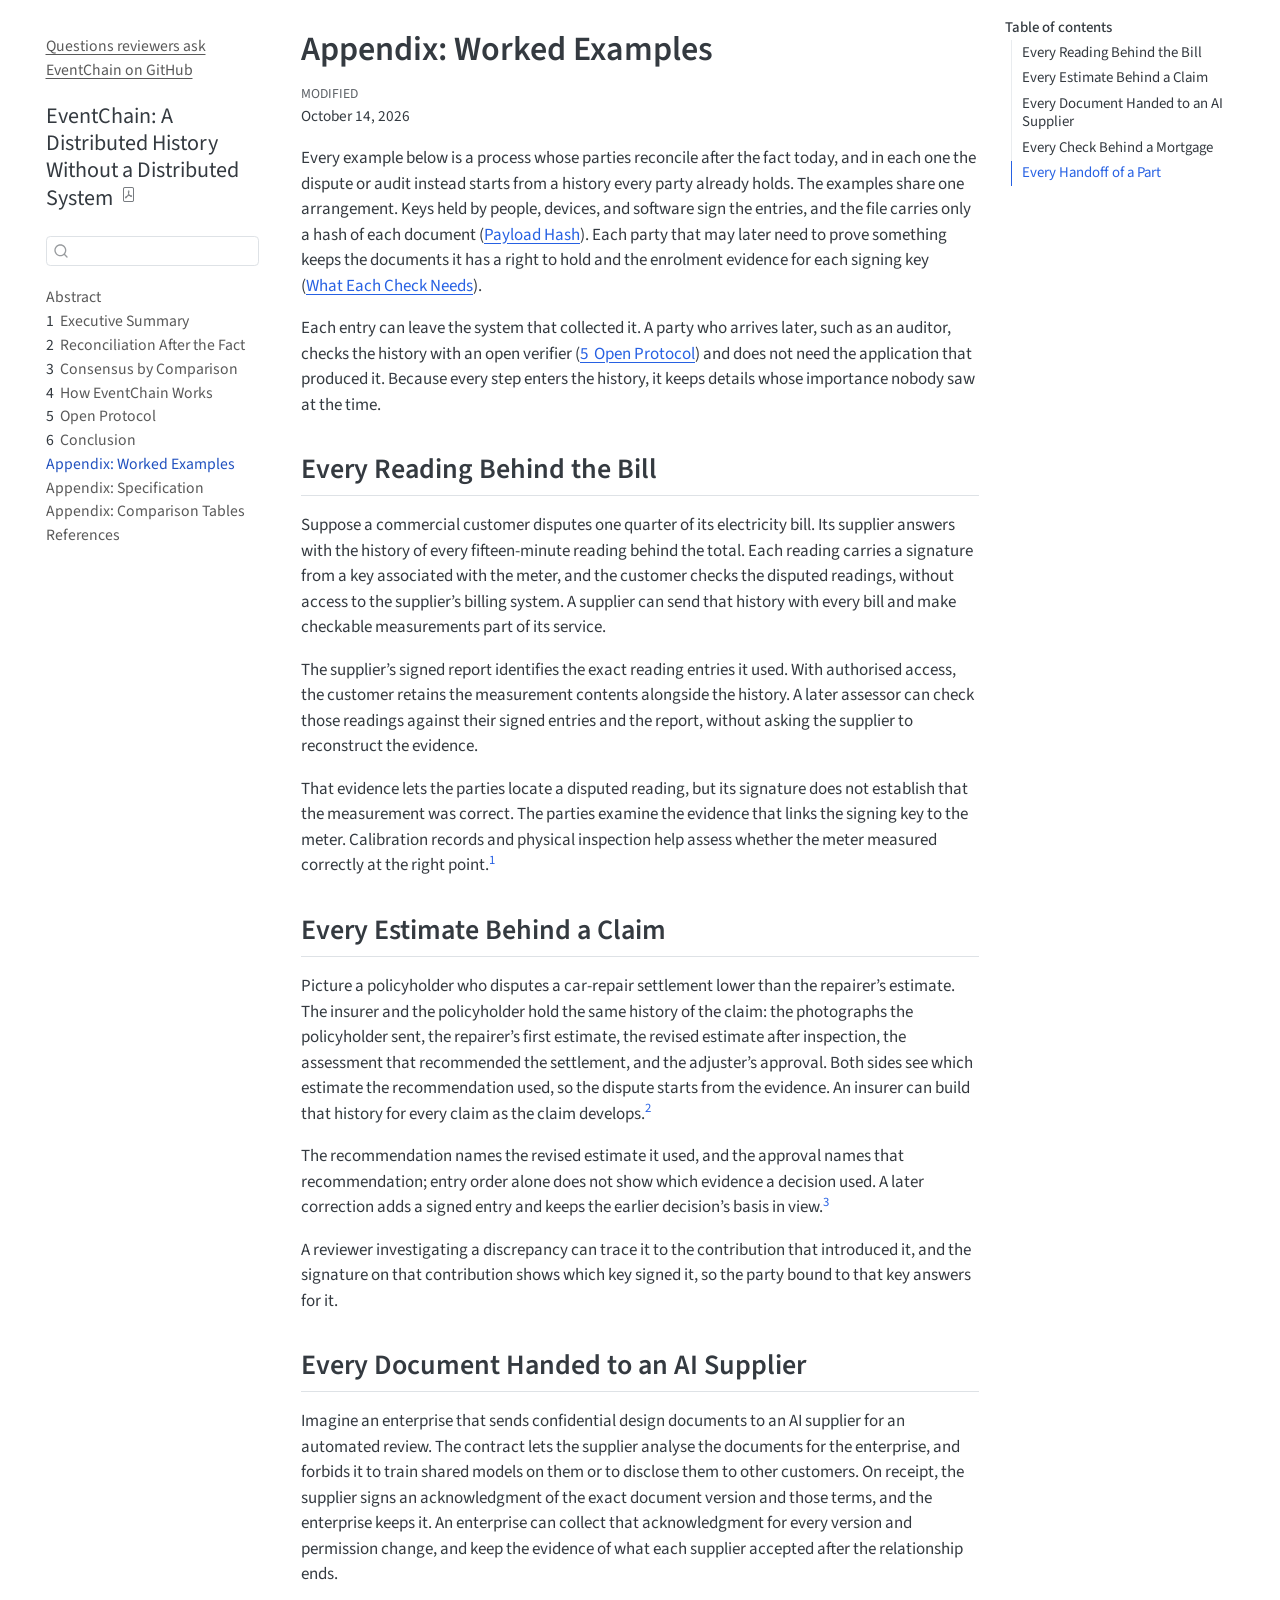
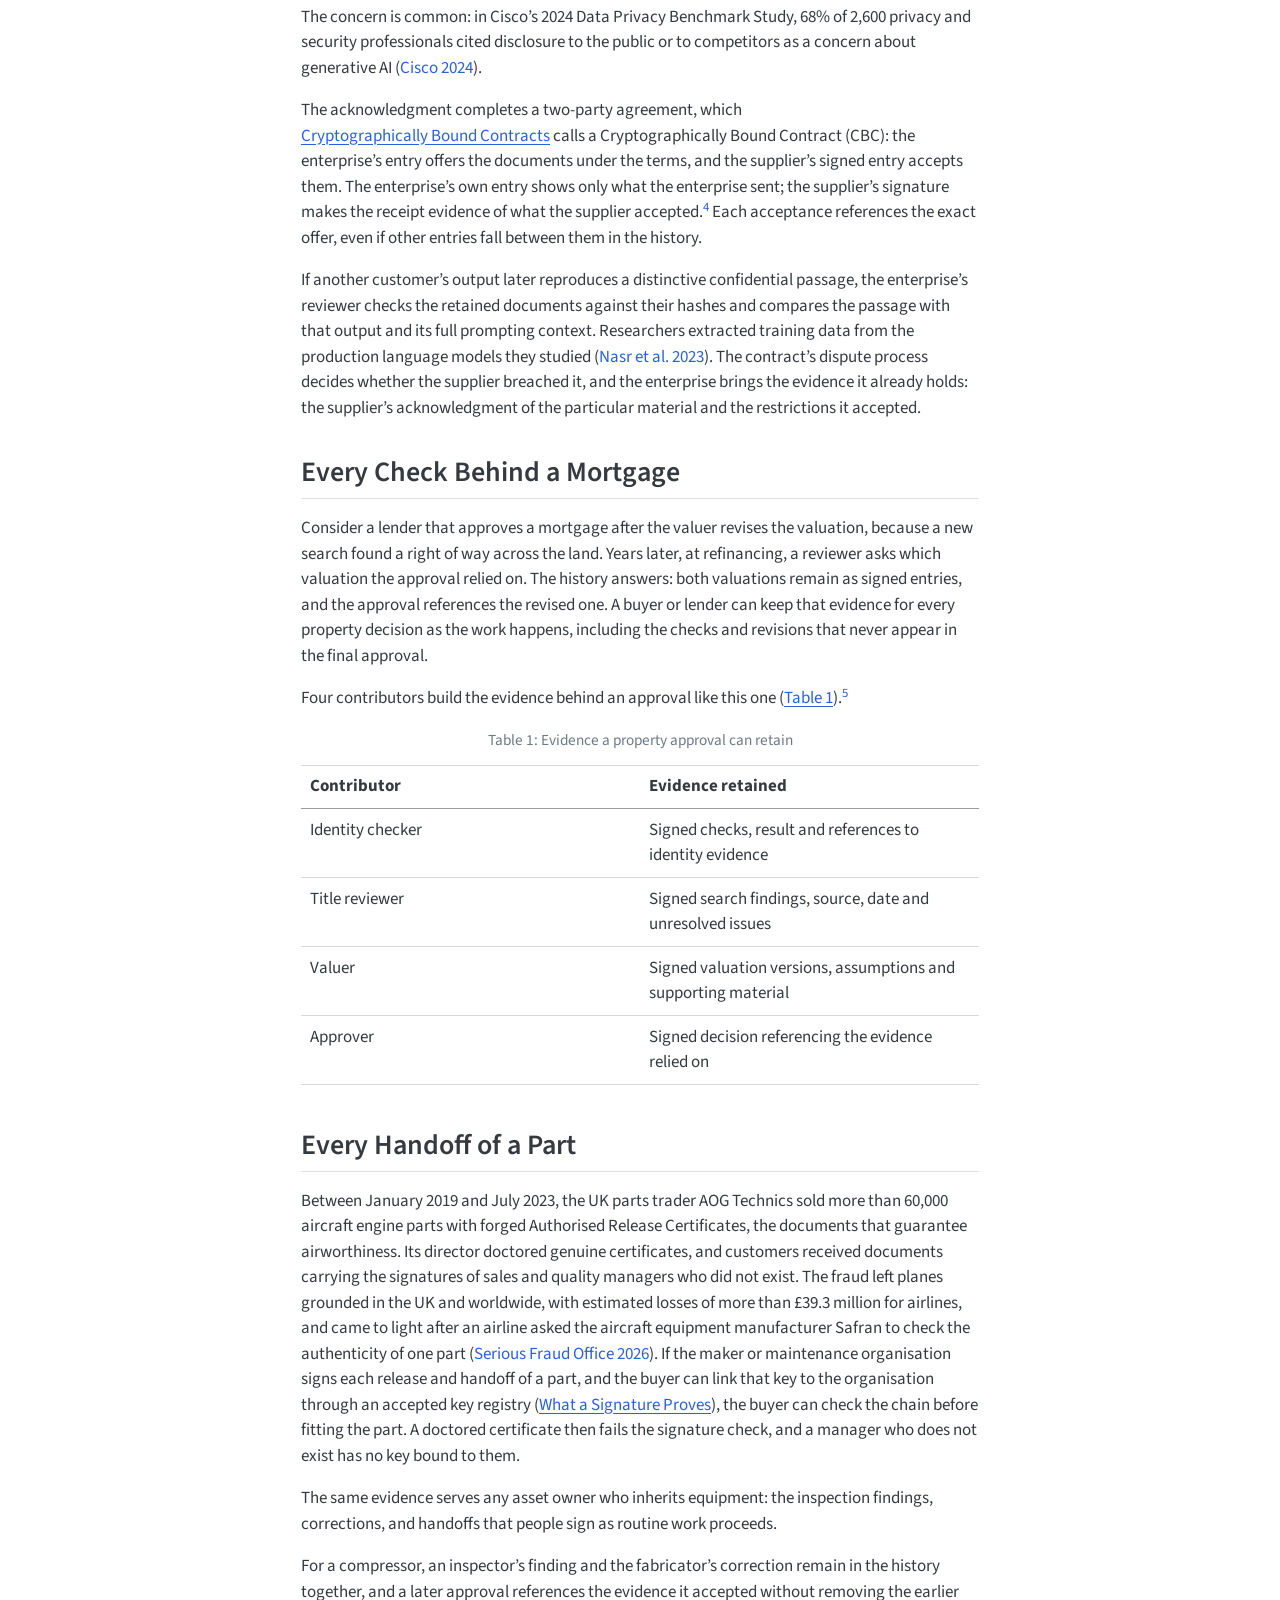
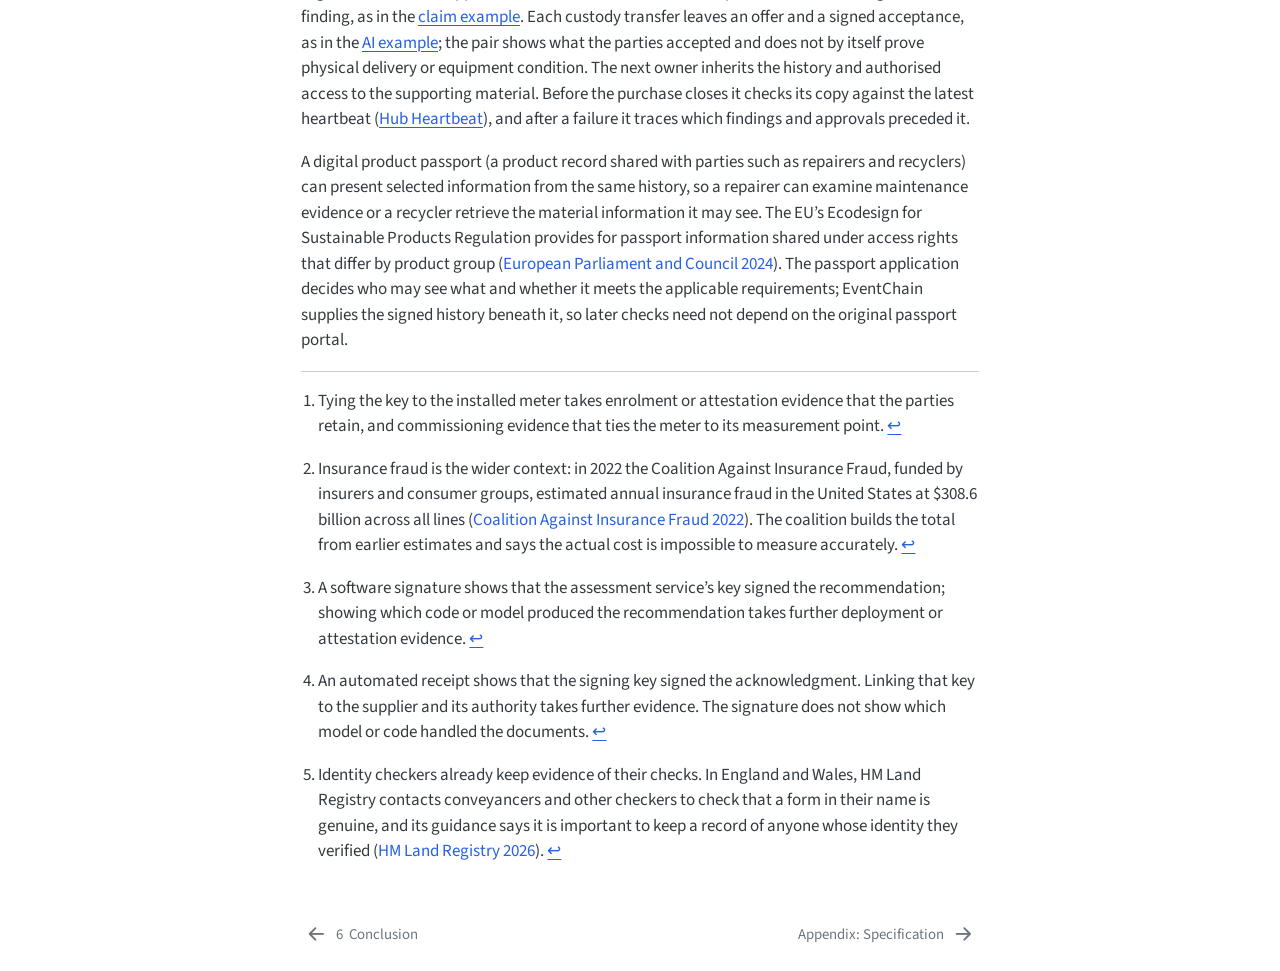
<file: use-cases.html>
<!DOCTYPE html>
<html xmlns="http://www.w3.org/1999/xhtml" lang="en" xml:lang="en"><head>

<meta charset="utf-8">
<meta name="generator" content="quarto-1.9.37">

<meta name="viewport" content="width=device-width, initial-scale=1.0, user-scalable=yes">

<meta name="description" content="EventChain exists to give every party to a process the certainty that all of them hold the same history, at the speed and cost of a message queue. Every reading, estimate, approval and handoff is signed with a personal key as it is made. A payment or an approval follows the evidence the moment it arrives, because the other side already holds it. Nothing waits for reconciliation.">

<title>Appendix: Worked Examples – EventChain: A Distributed History Without a Distributed System</title>
<style>
/* Default styles provided by pandoc.
** See https://pandoc.org/MANUAL.html#variables-for-html for config info.
*/
code{white-space: pre-wrap;}
span.smallcaps{font-variant: small-caps;}
div.columns{display: flex; gap: min(4vw, 1.5em);}
div.column{flex: auto; overflow-x: auto;}
div.hanging-indent{margin-left: 1.5em; text-indent: -1.5em;}
ul.task-list{list-style: none;}
ul.task-list li input[type="checkbox"] {
  width: 0.8em;
  margin: 0 0.8em 0.2em -1em; /* quarto-specific, see https://github.com/quarto-dev/quarto-cli/issues/4556 */ 
  vertical-align: middle;
}
/* CSS for citations */
div.csl-bib-body { }
div.csl-entry {
  clear: both;
}
.hanging-indent div.csl-entry {
  margin-left:2em;
  text-indent:-2em;
}
div.csl-left-margin {
  min-width:2em;
  float:left;
}
div.csl-right-inline {
  margin-left:2em;
  padding-left:1em;
}
div.csl-indent {
  margin-left: 2em;
}</style>


<script src="site_libs/quarto-nav/quarto-nav.js"></script>
<script src="site_libs/quarto-nav/headroom.min.js"></script>
<script src="site_libs/clipboard/clipboard.min.js"></script>
<script src="site_libs/quarto-search/autocomplete.umd.js"></script>
<script src="site_libs/quarto-search/fuse.min.js"></script>
<script src="site_libs/quarto-search/quarto-search.js"></script>
<meta name="quarto:offset" content="./">
<link href="./appendix-specification.html" rel="next">
<link href="./conclusion.html" rel="prev">
<script src="site_libs/quarto-html/quarto.js" type="module"></script>
<script src="site_libs/quarto-html/tabsets/tabsets.js" type="module"></script>
<script src="site_libs/quarto-html/popper.min.js"></script>
<script src="site_libs/quarto-html/tippy.umd.min.js"></script>
<script src="site_libs/quarto-html/anchor.min.js"></script>
<link href="site_libs/quarto-html/tippy.css" rel="stylesheet">
<link href="site_libs/quarto-html/quarto-syntax-highlighting-7f8f88aac4f3542376d5c11b86a4c14d.css" rel="stylesheet" id="quarto-text-highlighting-styles">
<script src="site_libs/bootstrap/bootstrap.min.js"></script>
<link href="site_libs/bootstrap/bootstrap-icons.css" rel="stylesheet">
<link href="site_libs/bootstrap/bootstrap-5ccb035bea26c1e21f80f44cf7c27909.min.css" rel="stylesheet" append-hash="true" id="quarto-bootstrap" data-mode="light">
<script id="quarto-search-options" type="application/json">{
  "location": "sidebar",
  "copy-button": false,
  "collapse-after": 3,
  "panel-placement": "start",
  "type": "textbox",
  "limit": 50,
  "keyboard-shortcut": [
    "f",
    "/",
    "s"
  ],
  "show-item-context": false,
  "language": {
    "search-no-results-text": "No results",
    "search-matching-documents-text": "matching documents",
    "search-copy-link-title": "Copy link to search",
    "search-hide-matches-text": "Hide additional matches",
    "search-more-match-text": "more match in this document",
    "search-more-matches-text": "more matches in this document",
    "search-clear-button-title": "Clear",
    "search-text-placeholder": "",
    "search-detached-cancel-button-title": "Cancel",
    "search-submit-button-title": "Submit",
    "search-label": "Search"
  }
}</script>
<link rel="describedby" href="https://eventchain-protocol.github.io/llms.txt">
<meta property="og:type" content="article">
<meta property="article:author" content="Raam Roche">
<meta property="article:published_time" content="2026-05-01">
<meta property="article:modified_time" content="2026-10-14">


<link rel="stylesheet" href="visuals.css">
<meta property="og:title" content="Appendix: Worked Examples – EventChain: A Distributed History Without a Distributed System">
<meta property="og:description" content="EventChain exists to give every party to a process the certainty that all of them hold the same history, at the speed and cost of a message queue. Every reading, estimate, approval and handoff is signed with a personal key as it is made. A payment or an approval follows the evidence the moment it arrives, because the other side already holds it. Nothing waits for reconciliation.">
<meta property="og:image" content="https://eventchain-protocol.github.io/visuals/og-image.png">
<meta property="og:site_name" content="EventChain: A Distributed History Without a Distributed System">
<meta property="og:image:height" content="630">
<meta property="og:image:width" content="1200">
</head>

<body class="nav-sidebar floating quarto-light">

<div id="quarto-search-results"></div>
  <header id="quarto-header" class="headroom fixed-top">
  <nav class="quarto-secondary-nav">
    <div class="container-fluid d-flex">
      <button type="button" class="quarto-btn-toggle btn" data-bs-toggle="collapse" role="button" data-bs-target=".quarto-sidebar-collapse-item" aria-controls="quarto-sidebar" aria-expanded="false" aria-label="Toggle sidebar navigation" onclick="if (window.quartoToggleHeadroom) { window.quartoToggleHeadroom(); }">
        <i class="bi bi-layout-text-sidebar-reverse"></i>
      </button>
        <nav class="quarto-page-breadcrumbs" aria-label="breadcrumb"><ol class="breadcrumb"><li class="breadcrumb-item"><a href="./use-cases.html">Appendix: Worked Examples</a></li></ol></nav>
        <a class="flex-grow-1" role="navigation" data-bs-toggle="collapse" data-bs-target=".quarto-sidebar-collapse-item" aria-controls="quarto-sidebar" aria-expanded="false" aria-label="Toggle sidebar navigation" onclick="if (window.quartoToggleHeadroom) { window.quartoToggleHeadroom(); }">      
        </a>
      <button type="button" class="btn quarto-search-button" aria-label="Search" onclick="window.quartoOpenSearch();">
        <i class="bi bi-search"></i>
      </button>
    </div>
  </nav>
</header>
<!-- content -->
<div id="quarto-content" class="quarto-container page-columns page-rows-contents page-layout-article">
<!-- sidebar -->
  <nav id="quarto-sidebar" class="sidebar collapse collapse-horizontal quarto-sidebar-collapse-item sidebar-navigation floating overflow-auto"><div class="quarto-sidebar-header"><div class="sidebar-header-item">
<p><a href="https://eventchain-protocol.github.io/llms.txt">Questions reviewers ask</a></p>
<p><a href="https://github.com/eventchain-protocol/eventchain">EventChain on GitHub</a></p>
</div></div>
    <div class="pt-lg-2 mt-2 text-left sidebar-header">
    <div class="sidebar-title mb-0 py-0">
      <a href="./">EventChain: A Distributed History Without a Distributed System</a> 
        <div class="sidebar-tools-main">
    <a href="./EventChain--A-Distributed-History-Without-a-Distributed-System.pdf" title="Download PDF" class="quarto-navigation-tool px-1" aria-label="Download PDF"><i class="bi bi-file-pdf"></i></a>
</div>
    </div>
      </div>
        <div class="mt-2 flex-shrink-0 align-items-center">
        <div class="sidebar-search">
        <div id="quarto-search" class="" title="Search"></div>
        </div>
        </div>
    <div class="sidebar-menu-container"> 
    <ul class="list-unstyled mt-1">
        <li class="sidebar-item">
  <div class="sidebar-item-container"> 
  <a href="./index.html" class="sidebar-item-text sidebar-link">
 <span class="menu-text">Abstract</span></a>
  </div>
</li>
        <li class="sidebar-item">
  <div class="sidebar-item-container"> 
  <a href="./executive-summary.html" class="sidebar-item-text sidebar-link">
 <span class="menu-text"><span class="chapter-number">1</span>&nbsp; <span class="chapter-title">Executive Summary</span></span></a>
  </div>
</li>
        <li class="sidebar-item">
  <div class="sidebar-item-container"> 
  <a href="./the-provenance-problem.html" class="sidebar-item-text sidebar-link">
 <span class="menu-text"><span class="chapter-number">2</span>&nbsp; <span class="chapter-title">Reconciliation After the Fact</span></span></a>
  </div>
</li>
        <li class="sidebar-item">
  <div class="sidebar-item-container"> 
  <a href="./consensus-by-comparison.html" class="sidebar-item-text sidebar-link">
 <span class="menu-text"><span class="chapter-number">3</span>&nbsp; <span class="chapter-title">Consensus by Comparison</span></span></a>
  </div>
</li>
        <li class="sidebar-item">
  <div class="sidebar-item-container"> 
  <a href="./how-it-works.html" class="sidebar-item-text sidebar-link">
 <span class="menu-text"><span class="chapter-number">4</span>&nbsp; <span class="chapter-title">How EventChain Works</span></span></a>
  </div>
</li>
        <li class="sidebar-item">
  <div class="sidebar-item-container"> 
  <a href="./open-protocol.html" class="sidebar-item-text sidebar-link">
 <span class="menu-text"><span class="chapter-number">5</span>&nbsp; <span class="chapter-title">Open Protocol</span></span></a>
  </div>
</li>
        <li class="sidebar-item">
  <div class="sidebar-item-container"> 
  <a href="./conclusion.html" class="sidebar-item-text sidebar-link">
 <span class="menu-text"><span class="chapter-number">6</span>&nbsp; <span class="chapter-title">Conclusion</span></span></a>
  </div>
</li>
        <li class="sidebar-item">
  <div class="sidebar-item-container"> 
  <a href="./use-cases.html" class="sidebar-item-text sidebar-link active">
 <span class="menu-text">Appendix: Worked Examples</span></a>
  </div>
</li>
        <li class="sidebar-item">
  <div class="sidebar-item-container"> 
  <a href="./appendix-specification.html" class="sidebar-item-text sidebar-link">
 <span class="menu-text">Appendix: Specification</span></a>
  </div>
</li>
        <li class="sidebar-item">
  <div class="sidebar-item-container"> 
  <a href="./appendix-standards-positioning.html" class="sidebar-item-text sidebar-link">
 <span class="menu-text">Appendix: Comparison Tables</span></a>
  </div>
</li>
        <li class="sidebar-item">
  <div class="sidebar-item-container"> 
  <a href="./references.html" class="sidebar-item-text sidebar-link">
 <span class="menu-text">References</span></a>
  </div>
</li>
    </ul>
    </div>
</nav>
<div id="quarto-sidebar-glass" class="quarto-sidebar-collapse-item" data-bs-toggle="collapse" data-bs-target=".quarto-sidebar-collapse-item"></div>
<!-- margin-sidebar -->
    <div id="quarto-margin-sidebar" class="sidebar margin-sidebar">
        <nav id="TOC" role="doc-toc" class="toc-active">
    <h2 id="toc-title">Table of contents</h2>
   
  <ul>
  <li><a href="#sec-rec-attestation" id="toc-sec-rec-attestation" class="nav-link active" data-scroll-target="#sec-rec-attestation">Every Reading Behind the Bill</a></li>
  <li><a href="#sec-claim-evidence" id="toc-sec-claim-evidence" class="nav-link" data-scroll-target="#sec-claim-evidence">Every Estimate Behind a Claim</a></li>
  <li><a href="#sec-ai-data-sharing" id="toc-sec-ai-data-sharing" class="nav-link" data-scroll-target="#sec-ai-data-sharing">Every Document Handed to an AI Supplier</a></li>
  <li><a href="#sec-property-evidence" id="toc-sec-property-evidence" class="nav-link" data-scroll-target="#sec-property-evidence">Every Check Behind a Mortgage</a></li>
  <li><a href="#sec-lifecycle-evidence" id="toc-sec-lifecycle-evidence" class="nav-link" data-scroll-target="#sec-lifecycle-evidence">Every Handoff of a Part</a></li>
  </ul>
</nav>
    </div>
<!-- main -->
<main class="content" id="quarto-document-content">

<header id="title-block-header" class="quarto-title-block default">
<div class="quarto-title">
<h1 class="title"><span id="sec-use-cases" class="quarto-section-identifier">Appendix: Worked Examples</span></h1>
</div>



<div class="quarto-title-meta">

    
  
    <div>
    <div class="quarto-title-meta-heading">Modified</div>
    <div class="quarto-title-meta-contents">
      <p class="date-modified">October 14, 2026</p>
    </div>
  </div>
    
  </div>
  


</header>


<p>Every example below is a process whose parties reconcile after the fact today, and in each one the dispute or audit instead starts from a history every party already holds. The examples share one arrangement. Keys held by people, devices, and software sign the entries, and the file carries only a hash of each document (<a href="how-it-works.html#sec-payload-visibility" class="quarto-xref"><span>Payload Hash</span></a>). Each party that may later need to prove something keeps the documents it has a right to hold and the enrolment evidence for each signing key (<a href="how-it-works.html#sec-recipient-requirements" class="quarto-xref"><span>What Each Check Needs</span></a>).</p>
<p>Each entry can leave the system that collected it. A party who arrives later, such as an auditor, checks the history with an open verifier (<a href="open-protocol.html" class="quarto-xref"><span>5&nbsp; Open Protocol</span></a>) and does not need the application that produced it. Because every step enters the history, it keeps details whose importance nobody saw at the time.</p>
<section id="sec-rec-attestation" class="level2">
<h2 class="anchored" data-anchor-id="sec-rec-attestation">Every Reading Behind the Bill</h2>
<p>Suppose a commercial customer disputes one quarter of its electricity bill. Its supplier answers with the history of every fifteen-minute reading behind the total. Each reading carries a signature from a key associated with the meter, and the customer checks the disputed readings, without access to the supplier’s billing system. A supplier can send that history with every bill and make checkable measurements part of its service.</p>
<p>The supplier’s signed report identifies the exact reading entries it used. With authorised access, the customer retains the measurement contents alongside the history. A later assessor can check those readings against their signed entries and the report, without asking the supplier to reconstruct the evidence.</p>
<p>That evidence lets the parties locate a disputed reading, but its signature does not establish that the measurement was correct. The parties examine the evidence that links the signing key to the meter. Calibration records and physical inspection help assess whether the meter measured correctly at the right point.<a href="#fn1" class="footnote-ref" id="fnref1" role="doc-noteref"><sup>1</sup></a></p>
</section>
<section id="sec-claim-evidence" class="level2">
<h2 class="anchored" data-anchor-id="sec-claim-evidence">Every Estimate Behind a Claim</h2>
<p>Picture a policyholder who disputes a car-repair settlement lower than the repairer’s estimate. The insurer and the policyholder hold the same history of the claim: the photographs the policyholder sent, the repairer’s first estimate, the revised estimate after inspection, the assessment that recommended the settlement, and the adjuster’s approval. Both sides see which estimate the recommendation used, so the dispute starts from the evidence. An insurer can build that history for every claim as the claim develops.<a href="#fn2" class="footnote-ref" id="fnref2" role="doc-noteref"><sup>2</sup></a></p>
<p>The recommendation names the revised estimate it used, and the approval names that recommendation; entry order alone does not show which evidence a decision used. A later correction adds a signed entry and keeps the earlier decision’s basis in view.<a href="#fn3" class="footnote-ref" id="fnref3" role="doc-noteref"><sup>3</sup></a></p>
<p>A reviewer investigating a discrepancy can trace it to the contribution that introduced it, and the signature on that contribution shows which key signed it, so the party bound to that key answers for it.</p>
</section>
<section id="sec-ai-data-sharing" class="level2">
<h2 class="anchored" data-anchor-id="sec-ai-data-sharing">Every Document Handed to an AI Supplier</h2>
<p>Imagine an enterprise that sends confidential design documents to an AI supplier for an automated review. The contract lets the supplier analyse the documents for the enterprise, and forbids it to train shared models on them or to disclose them to other customers. On receipt, the supplier signs an acknowledgment of the exact document version and those terms, and the enterprise keeps it. An enterprise can collect that acknowledgment for every version and permission change, and keep the evidence of what each supplier accepted after the relationship ends.</p>
<p>The concern is common: in Cisco’s 2024 Data Privacy Benchmark Study, 68% of 2,600 privacy and security professionals cited disclosure to the public or to competitors as a concern about generative AI <span class="citation" data-cites="cisco2024privacy">(<a href="references.html#ref-cisco2024privacy" role="doc-biblioref">Cisco 2024</a>)</span>.</p>
<p>The acknowledgment completes a two-party agreement, which <a href="how-it-works.html#sec-cbc" class="quarto-xref"><span>Cryptographically Bound Contracts</span></a> calls a Cryptographically Bound Contract (CBC): the enterprise’s entry offers the documents under the terms, and the supplier’s signed entry accepts them. The enterprise’s own entry shows only what the enterprise sent; the supplier’s signature makes the receipt evidence of what the supplier accepted.<a href="#fn4" class="footnote-ref" id="fnref4" role="doc-noteref"><sup>4</sup></a> Each acceptance references the exact offer, even if other entries fall between them in the history.</p>
<p>If another customer’s output later reproduces a distinctive confidential passage, the enterprise’s reviewer checks the retained documents against their hashes and compares the passage with that output and its full prompting context. Researchers extracted training data from the production language models they studied <span class="citation" data-cites="nasr2023extraction">(<a href="references.html#ref-nasr2023extraction" role="doc-biblioref">Nasr et al. 2023</a>)</span>. The contract’s dispute process decides whether the supplier breached it, and the enterprise brings the evidence it already holds: the supplier’s acknowledgment of the particular material and the restrictions it accepted.</p>
</section>
<section id="sec-property-evidence" class="level2">
<h2 class="anchored" data-anchor-id="sec-property-evidence">Every Check Behind a Mortgage</h2>
<p>Consider a lender that approves a mortgage after the valuer revises the valuation, because a new search found a right of way across the land. Years later, at refinancing, a reviewer asks which valuation the approval relied on. The history answers: both valuations remain as signed entries, and the approval references the revised one. A buyer or lender can keep that evidence for every property decision as the work happens, including the checks and revisions that never appear in the final approval.</p>
<p>Four contributors build the evidence behind an approval like this one (<a href="#tbl-property-evidence" class="quarto-xref">Table&nbsp;<span>1</span></a>).<a href="#fn5" class="footnote-ref" id="fnref5" role="doc-noteref"><sup>5</sup></a></p>
<div id="tbl-property-evidence" class="quarto-float quarto-figure quarto-figure-center anchored">
<figure class="quarto-float quarto-float-tbl figure">
<figcaption class="quarto-float-caption-top quarto-float-caption quarto-float-tbl" id="tbl-property-evidence-caption-0ceaefa1-69ba-4598-a22c-09a6ac19f8ca">
Table&nbsp;1: Evidence a property approval can retain
</figcaption>
<div aria-describedby="tbl-property-evidence-caption-0ceaefa1-69ba-4598-a22c-09a6ac19f8ca">
<table class="caption-top table">
<colgroup>
<col style="width: 50%">
<col style="width: 50%">
</colgroup>
<thead>
<tr class="header">
<th style="text-align: left;">Contributor</th>
<th style="text-align: left;">Evidence retained</th>
</tr>
</thead>
<tbody>
<tr class="odd">
<td style="text-align: left;">Identity checker</td>
<td style="text-align: left;">Signed checks, result and references to identity evidence</td>
</tr>
<tr class="even">
<td style="text-align: left;">Title reviewer</td>
<td style="text-align: left;">Signed search findings, source, date and unresolved issues</td>
</tr>
<tr class="odd">
<td style="text-align: left;">Valuer</td>
<td style="text-align: left;">Signed valuation versions, assumptions and supporting material</td>
</tr>
<tr class="even">
<td style="text-align: left;">Approver</td>
<td style="text-align: left;">Signed decision referencing the evidence relied on</td>
</tr>
</tbody>
</table>
</div>
</figure>
</div>
</section>
<section id="sec-lifecycle-evidence" class="level2">
<h2 class="anchored" data-anchor-id="sec-lifecycle-evidence">Every Handoff of a Part</h2>
<p>Between January 2019 and July 2023, the UK parts trader AOG Technics sold more than 60,000 aircraft engine parts with forged Authorised Release Certificates, the documents that guarantee airworthiness. Its director doctored genuine certificates, and customers received documents carrying the signatures of sales and quality managers who did not exist. The fraud left planes grounded in the UK and worldwide, with estimated losses of more than £39.3 million for airlines, and came to light after an airline asked the aircraft equipment manufacturer Safran to check the authenticity of one part <span class="citation" data-cites="sfo2026aog">(<a href="references.html#ref-sfo2026aog" role="doc-biblioref">Serious Fraud Office 2026</a>)</span>. If the maker or maintenance organisation signs each release and handoff of a part, and the buyer can link that key to the organisation through an accepted key registry (<a href="how-it-works.html#sec-identity-bound-signatures" class="quarto-xref"><span>What a Signature Proves</span></a>), the buyer can check the chain before fitting the part. A doctored certificate then fails the signature check, and a manager who does not exist has no key bound to them.</p>
<p>The same evidence serves any asset owner who inherits equipment: the inspection findings, corrections, and handoffs that people sign as routine work proceeds.</p>
<p>For a compressor, an inspector’s finding and the fabricator’s correction remain in the history together, and a later approval references the evidence it accepted without removing the earlier finding, as in the <a href="#sec-claim-evidence">claim example</a>. Each custody transfer leaves an offer and a signed acceptance, as in the <a href="#sec-ai-data-sharing">AI example</a>; the pair shows what the parties accepted and does not by itself prove physical delivery or equipment condition. The next owner inherits the history and authorised access to the supporting material. Before the purchase closes it checks its copy against the latest heartbeat (<a href="how-it-works.html#sec-hub-heartbeat" class="quarto-xref"><span>Hub Heartbeat</span></a>), and after a failure it traces which findings and approvals preceded it.</p>
<p>A digital product passport (a product record shared with parties such as repairers and recyclers) can present selected information from the same history, so a repairer can examine maintenance evidence or a recycler retrieve the material information it may see. The EU’s Ecodesign for Sustainable Products Regulation provides for passport information shared under access rights that differ by product group <span class="citation" data-cites="espr2024">(<a href="references.html#ref-espr2024" role="doc-biblioref">European Parliament and Council 2024</a>)</span>. The passport application decides who may see what and whether it meets the applicable requirements; EventChain supplies the signed history beneath it, so later checks need not depend on the original passport portal.</p>


<div id="refs" class="references csl-bib-body hanging-indent" role="list" style="display: none">
<div id="ref-cisco2024privacy" class="csl-entry" role="listitem">
Cisco. 2024. <em>More Than 1 in 4 Organizations Banned Use of <span>GenAI</span> over Privacy and Data Security Risks</em>. <a href="https://newsroom.cisco.com/c/r/newsroom/en/us/a/y2024/m01/organizations-ban-use-of-generative-ai-over-data-privacy-security-cisco-study.html">https://newsroom.cisco.com/c/r/newsroom/en/us/a/y2024/m01/organizations-ban-use-of-generative-ai-over-data-privacy-security-cisco-study.html</a>.
</div>
<div id="ref-caif2022fraud" class="csl-entry" role="listitem">
Coalition Against Insurance Fraud. 2022. <em>The Impact of Insurance Fraud on the <span>U.S.</span> Economy</em>. <a href="https://insurancefraud.org/wp-content/uploads/The-Impact-of-Insurance-Fraud-on-the-U.S.-Economy-Report-2022-8.26.2022.pdf">https://insurancefraud.org/wp-content/uploads/The-Impact-of-Insurance-Fraud-on-the-U.S.-Economy-Report-2022-8.26.2022.pdf</a>.
</div>
<div id="ref-espr2024" class="csl-entry" role="listitem">
European Parliament and Council. 2024. <em>Regulation (<span>EU</span>) 2024/1781 of 13 June 2024 Establishing a Framework for the Setting of Ecodesign Requirements for Sustainable Products, Amending Directive (<span>EU</span>) 2020/1828 and Regulation (<span>EU</span>) 2023/1542 and Repealing Directive 2009/125/<span>EC</span></em>. Official Journal of the European Union, L, 28.6.2024. <a href="https://eur-lex.europa.eu/eli/reg/2024/1781/oj">https://eur-lex.europa.eu/eli/reg/2024/1781/oj</a>.
</div>
<div id="ref-hmlr2026pg67" class="csl-entry" role="listitem">
HM Land Registry. 2026. <em>Practice Guide 67: Evidence of Identity</em>. <a href="https://www.gov.uk/government/publications/evidence-of-identity-conveyancers/practice-guide-67-evidence-of-identity-conveyancers">https://www.gov.uk/government/publications/evidence-of-identity-conveyancers/practice-guide-67-evidence-of-identity-conveyancers</a>.
</div>
<div id="ref-nasr2023extraction" class="csl-entry" role="listitem">
Nasr, Milad, Nicholas Carlini, Jonathan Hayase, et al. 2023. <em>Scalable Extraction of Training Data from (Production) Language Models</em>. arXiv:2311.17035. <a href="https://arxiv.org/abs/2311.17035">https://arxiv.org/abs/2311.17035</a>.
</div>
<div id="ref-sfo2026aog" class="csl-entry" role="listitem">
Serious Fraud Office. 2026. <em><span>SFO</span> Secures 4-Year Prison Sentence for Aircraft Parts Fraud</em>. <a href="https://www.gov.uk/government/news/sfo-secures-4-year-prison-sentence-for-aircraft-parts-fraud">https://www.gov.uk/government/news/sfo-secures-4-year-prison-sentence-for-aircraft-parts-fraud</a>.
</div>
</div>
</section>
<section id="footnotes" class="footnotes footnotes-end-of-document" role="doc-endnotes">
<hr>
<ol>
<li id="fn1"><p>Tying the key to the installed meter takes enrolment or attestation evidence that the parties retain, and commissioning evidence that ties the meter to its measurement point.<a href="#fnref1" class="footnote-back" role="doc-backlink">↩︎</a></p></li>
<li id="fn2"><p>Insurance fraud is the wider context: in 2022 the Coalition Against Insurance Fraud, funded by insurers and consumer groups, estimated annual insurance fraud in the United States at $308.6 billion across all lines <span class="citation" data-cites="caif2022fraud">(<a href="references.html#ref-caif2022fraud" role="doc-biblioref">Coalition Against Insurance Fraud 2022</a>)</span>. The coalition builds the total from earlier estimates and says the actual cost is impossible to measure accurately.<a href="#fnref2" class="footnote-back" role="doc-backlink">↩︎</a></p></li>
<li id="fn3"><p>A software signature shows that the assessment service’s key signed the recommendation; showing which code or model produced the recommendation takes further deployment or attestation evidence.<a href="#fnref3" class="footnote-back" role="doc-backlink">↩︎</a></p></li>
<li id="fn4"><p>An automated receipt shows that the signing key signed the acknowledgment. Linking that key to the supplier and its authority takes further evidence. The signature does not show which model or code handled the documents.<a href="#fnref4" class="footnote-back" role="doc-backlink">↩︎</a></p></li>
<li id="fn5"><p>Identity checkers already keep evidence of their checks. In England and Wales, HM Land Registry contacts conveyancers and other checkers to check that a form in their name is genuine, and its guidance says it is important to keep a record of anyone whose identity they verified <span class="citation" data-cites="hmlr2026pg67">(<a href="references.html#ref-hmlr2026pg67" role="doc-biblioref">HM Land Registry 2026</a>)</span>.<a href="#fnref5" class="footnote-back" role="doc-backlink">↩︎</a></p></li>
</ol>
</section>

</main> <!-- /main -->
<script id="quarto-html-after-body" type="application/javascript">
  window.document.addEventListener("DOMContentLoaded", function (event) {
    const icon = "";
    const anchorJS = new window.AnchorJS();
    anchorJS.options = {
      placement: 'right',
      icon: icon
    };
    anchorJS.add('.anchored');
    const isCodeAnnotation = (el) => {
      for (const clz of el.classList) {
        if (clz.startsWith('code-annotation-')) {                     
          return true;
        }
      }
      return false;
    }
    const onCopySuccess = function(e) {
      // button target
      const button = e.trigger;
      // don't keep focus
      button.blur();
      // flash "checked"
      button.classList.add('code-copy-button-checked');
      var currentTitle = button.getAttribute("title");
      button.setAttribute("title", "Copied!");
      let tooltip;
      if (window.bootstrap) {
        button.setAttribute("data-bs-toggle", "tooltip");
        button.setAttribute("data-bs-placement", "left");
        button.setAttribute("data-bs-title", "Copied!");
        tooltip = new bootstrap.Tooltip(button, 
          { trigger: "manual", 
            customClass: "code-copy-button-tooltip",
            offset: [0, -8]});
        tooltip.show();    
      }
      setTimeout(function() {
        if (tooltip) {
          tooltip.hide();
          button.removeAttribute("data-bs-title");
          button.removeAttribute("data-bs-toggle");
          button.removeAttribute("data-bs-placement");
        }
        button.setAttribute("title", currentTitle);
        button.classList.remove('code-copy-button-checked');
      }, 1000);
      // clear code selection
      e.clearSelection();
    }
    const getTextToCopy = function(trigger) {
      const outerScaffold = trigger.parentElement.cloneNode(true);
      const codeEl = outerScaffold.querySelector('code');
      for (const childEl of codeEl.children) {
        if (isCodeAnnotation(childEl)) {
          childEl.remove();
        }
      }
      return codeEl.innerText;
    }
    const clipboard = new window.ClipboardJS('.code-copy-button:not([data-in-quarto-modal])', {
      text: getTextToCopy
    });
    clipboard.on('success', onCopySuccess);
    if (window.document.getElementById('quarto-embedded-source-code-modal')) {
      const clipboardModal = new window.ClipboardJS('.code-copy-button[data-in-quarto-modal]', {
        text: getTextToCopy,
        container: window.document.getElementById('quarto-embedded-source-code-modal')
      });
      clipboardModal.on('success', onCopySuccess);
    }
      var localhostRegex = new RegExp(/^(?:http|https):\/\/localhost\:?[0-9]*\//);
      var mailtoRegex = new RegExp(/^mailto:/);
        var filterRegex = new RegExp("https:\/\/eventchain-protocol\.github\.io\/");
      var isInternal = (href) => {
          return filterRegex.test(href) || localhostRegex.test(href) || mailtoRegex.test(href);
      }
      // Inspect non-navigation links and adorn them if external
     var links = window.document.querySelectorAll('a[href]:not(.nav-link):not(.navbar-brand):not(.toc-action):not(.sidebar-link):not(.sidebar-item-toggle):not(.pagination-link):not(.no-external):not([aria-hidden]):not(.dropdown-item):not(.quarto-navigation-tool):not(.about-link)');
      for (var i=0; i<links.length; i++) {
        const link = links[i];
        if (!isInternal(link.href)) {
          // undo the damage that might have been done by quarto-nav.js in the case of
          // links that we want to consider external
          if (link.dataset.originalHref !== undefined) {
            link.href = link.dataset.originalHref;
          }
        }
      }
    function tippyHover(el, contentFn, onTriggerFn, onUntriggerFn) {
      const config = {
        allowHTML: true,
        maxWidth: 500,
        delay: 100,
        arrow: false,
        appendTo: function(el) {
            return el.parentElement;
        },
        interactive: true,
        interactiveBorder: 10,
        theme: 'quarto',
        placement: 'bottom-start',
      };
      if (contentFn) {
        config.content = contentFn;
      }
      if (onTriggerFn) {
        config.onTrigger = onTriggerFn;
      }
      if (onUntriggerFn) {
        config.onUntrigger = onUntriggerFn;
      }
      window.tippy(el, config); 
    }
    const noterefs = window.document.querySelectorAll('a[role="doc-noteref"]');
    for (var i=0; i<noterefs.length; i++) {
      const ref = noterefs[i];
      tippyHover(ref, function() {
        // use id or data attribute instead here
        let href = ref.getAttribute('data-footnote-href') || ref.getAttribute('href');
        try { href = new URL(href).hash; } catch {}
        const id = href.replace(/^#\/?/, "");
        const note = window.document.getElementById(id);
        if (note) {
          return note.innerHTML;
        } else {
          return "";
        }
      });
    }
    const xrefs = window.document.querySelectorAll('a.quarto-xref');
    const processXRef = (id, note) => {
      // Strip column container classes
      const stripColumnClz = (el) => {
        el.classList.remove("page-full", "page-columns");
        if (el.children) {
          for (const child of el.children) {
            stripColumnClz(child);
          }
        }
      }
      stripColumnClz(note)
      if (id === null || id.startsWith('sec-')) {
        // Special case sections, only their first couple elements
        const container = document.createElement("div");
        if (note.children && note.children.length > 2) {
          container.appendChild(note.children[0].cloneNode(true));
          for (let i = 1; i < note.children.length; i++) {
            const child = note.children[i];
            if (child.tagName === "P" && child.innerText === "") {
              continue;
            } else {
              container.appendChild(child.cloneNode(true));
              break;
            }
          }
          if (window.Quarto?.typesetMath) {
            window.Quarto.typesetMath(container);
          }
          return container.innerHTML
        } else {
          if (window.Quarto?.typesetMath) {
            window.Quarto.typesetMath(note);
          }
          return note.innerHTML;
        }
      } else {
        // Remove any anchor links if they are present
        const anchorLink = note.querySelector('a.anchorjs-link');
        if (anchorLink) {
          anchorLink.remove();
        }
        if (window.Quarto?.typesetMath) {
          window.Quarto.typesetMath(note);
        }
        if (note.classList.contains("callout")) {
          return note.outerHTML;
        } else {
          return note.innerHTML;
        }
      }
    }
    for (var i=0; i<xrefs.length; i++) {
      const xref = xrefs[i];
      tippyHover(xref, undefined, function(instance) {
        instance.disable();
        let url = xref.getAttribute('href');
        let hash = undefined; 
        if (url.startsWith('#')) {
          hash = url;
        } else {
          try { hash = new URL(url).hash; } catch {}
        }
        if (hash) {
          const id = hash.replace(/^#\/?/, "");
          const note = window.document.getElementById(id);
          if (note !== null) {
            try {
              const html = processXRef(id, note.cloneNode(true));
              instance.setContent(html);
            } finally {
              instance.enable();
              instance.show();
            }
          } else {
            // See if we can fetch this
            fetch(url.split('#')[0])
            .then(res => res.text())
            .then(html => {
              const parser = new DOMParser();
              const htmlDoc = parser.parseFromString(html, "text/html");
              const note = htmlDoc.getElementById(id);
              if (note !== null) {
                const html = processXRef(id, note);
                instance.setContent(html);
              } 
            }).finally(() => {
              instance.enable();
              instance.show();
            });
          }
        } else {
          // See if we can fetch a full url (with no hash to target)
          // This is a special case and we should probably do some content thinning / targeting
          fetch(url)
          .then(res => res.text())
          .then(html => {
            const parser = new DOMParser();
            const htmlDoc = parser.parseFromString(html, "text/html");
            const note = htmlDoc.querySelector('main.content');
            if (note !== null) {
              // This should only happen for chapter cross references
              // (since there is no id in the URL)
              // remove the first header
              if (note.children.length > 0 && note.children[0].tagName === "HEADER") {
                note.children[0].remove();
              }
              const html = processXRef(null, note);
              instance.setContent(html);
            } 
          }).finally(() => {
            instance.enable();
            instance.show();
          });
        }
      }, function(instance) {
      });
    }
        let selectedAnnoteEl;
        const selectorForAnnotation = ( cell, annotation) => {
          let cellAttr = 'data-code-cell="' + cell + '"';
          let lineAttr = 'data-code-annotation="' +  annotation + '"';
          const selector = 'span[' + cellAttr + '][' + lineAttr + ']';
          return selector;
        }
        const selectCodeLines = (annoteEl) => {
          const doc = window.document;
          const targetCell = annoteEl.getAttribute("data-target-cell");
          const targetAnnotation = annoteEl.getAttribute("data-target-annotation");
          const annoteSpan = window.document.querySelector(selectorForAnnotation(targetCell, targetAnnotation));
          const lines = annoteSpan.getAttribute("data-code-lines").split(",");
          const lineIds = lines.map((line) => {
            return targetCell + "-" + line;
          })
          let top = null;
          let height = null;
          let parent = null;
          if (lineIds.length > 0) {
              //compute the position of the single el (top and bottom and make a div)
              const el = window.document.getElementById(lineIds[0]);
              top = el.offsetTop;
              height = el.offsetHeight;
              parent = el.parentElement.parentElement;
            if (lineIds.length > 1) {
              const lastEl = window.document.getElementById(lineIds[lineIds.length - 1]);
              const bottom = lastEl.offsetTop + lastEl.offsetHeight;
              height = bottom - top;
            }
            if (top !== null && height !== null && parent !== null) {
              // cook up a div (if necessary) and position it 
              let div = window.document.getElementById("code-annotation-line-highlight");
              if (div === null) {
                div = window.document.createElement("div");
                div.setAttribute("id", "code-annotation-line-highlight");
                div.style.position = 'absolute';
                parent.appendChild(div);
              }
              div.style.top = top - 2 + "px";
              div.style.height = height + 4 + "px";
              div.style.left = 0;
              let gutterDiv = window.document.getElementById("code-annotation-line-highlight-gutter");
              if (gutterDiv === null) {
                gutterDiv = window.document.createElement("div");
                gutterDiv.setAttribute("id", "code-annotation-line-highlight-gutter");
                gutterDiv.style.position = 'absolute';
                const codeCell = window.document.getElementById(targetCell);
                const gutter = codeCell.querySelector('.code-annotation-gutter');
                gutter.appendChild(gutterDiv);
              }
              gutterDiv.style.top = top - 2 + "px";
              gutterDiv.style.height = height + 4 + "px";
            }
            selectedAnnoteEl = annoteEl;
          }
        };
        const unselectCodeLines = () => {
          const elementsIds = ["code-annotation-line-highlight", "code-annotation-line-highlight-gutter"];
          elementsIds.forEach((elId) => {
            const div = window.document.getElementById(elId);
            if (div) {
              div.remove();
            }
          });
          selectedAnnoteEl = undefined;
        };
          // Handle positioning of the toggle
      window.addEventListener(
        "resize",
        throttle(() => {
          elRect = undefined;
          if (selectedAnnoteEl) {
            selectCodeLines(selectedAnnoteEl);
          }
        }, 10)
      );
      function throttle(fn, ms) {
      let throttle = false;
      let timer;
        return (...args) => {
          if(!throttle) { // first call gets through
              fn.apply(this, args);
              throttle = true;
          } else { // all the others get throttled
              if(timer) clearTimeout(timer); // cancel #2
              timer = setTimeout(() => {
                fn.apply(this, args);
                timer = throttle = false;
              }, ms);
          }
        };
      }
        // Attach click handler to the DT
        const annoteDls = window.document.querySelectorAll('dt[data-target-cell]');
        for (const annoteDlNode of annoteDls) {
          annoteDlNode.addEventListener('click', (event) => {
            const clickedEl = event.target;
            if (clickedEl !== selectedAnnoteEl) {
              unselectCodeLines();
              const activeEl = window.document.querySelector('dt[data-target-cell].code-annotation-active');
              if (activeEl) {
                activeEl.classList.remove('code-annotation-active');
              }
              selectCodeLines(clickedEl);
              clickedEl.classList.add('code-annotation-active');
            } else {
              // Unselect the line
              unselectCodeLines();
              clickedEl.classList.remove('code-annotation-active');
            }
          });
        }
    const findCites = (el) => {
      const parentEl = el.parentElement;
      if (parentEl) {
        const cites = parentEl.dataset.cites;
        if (cites) {
          return {
            el,
            cites: cites.split(' ')
          };
        } else {
          return findCites(el.parentElement)
        }
      } else {
        return undefined;
      }
    };
    var bibliorefs = window.document.querySelectorAll('a[role="doc-biblioref"]');
    for (var i=0; i<bibliorefs.length; i++) {
      const ref = bibliorefs[i];
      const citeInfo = findCites(ref);
      if (citeInfo) {
        tippyHover(citeInfo.el, function() {
          var popup = window.document.createElement('div');
          citeInfo.cites.forEach(function(cite) {
            var citeDiv = window.document.createElement('div');
            citeDiv.classList.add('hanging-indent');
            citeDiv.classList.add('csl-entry');
            var biblioDiv = window.document.getElementById('ref-' + cite);
            if (biblioDiv) {
              citeDiv.innerHTML = biblioDiv.innerHTML;
            }
            popup.appendChild(citeDiv);
          });
          return popup.innerHTML;
        });
      }
    }
  });
  </script>
<nav class="page-navigation">
  <div class="nav-page nav-page-previous">
      <a href="./conclusion.html" class="pagination-link" aria-label="Conclusion">
        <i class="bi bi-arrow-left-short"></i> <span class="nav-page-text"><span class="chapter-number">6</span>&nbsp; <span class="chapter-title">Conclusion</span></span>
      </a>          
  </div>
  <div class="nav-page nav-page-next">
      <a href="./appendix-specification.html" class="pagination-link" aria-label="Appendix: Specification">
        <span class="nav-page-text">Appendix: Specification</span> <i class="bi bi-arrow-right-short"></i>
      </a>
  </div>
</nav>
</div> <!-- /content -->
<script src="visuals.js"></script>




</body></html>
</file>
<file: site_libs/quarto-html/tippy.css>
.tippy-box[data-animation=fade][data-state=hidden]{opacity:0}[data-tippy-root]{max-width:calc(100vw - 10px)}.tippy-box{position:relative;background-color:#333;color:#fff;border-radius:4px;font-size:14px;line-height:1.4;white-space:normal;outline:0;transition-property:transform,visibility,opacity}.tippy-box[data-placement^=top]>.tippy-arrow{bottom:0}.tippy-box[data-placement^=top]>.tippy-arrow:before{bottom:-7px;left:0;border-width:8px 8px 0;border-top-color:initial;transform-origin:center top}.tippy-box[data-placement^=bottom]>.tippy-arrow{top:0}.tippy-box[data-placement^=bottom]>.tippy-arrow:before{top:-7px;left:0;border-width:0 8px 8px;border-bottom-color:initial;transform-origin:center bottom}.tippy-box[data-placement^=left]>.tippy-arrow{right:0}.tippy-box[data-placement^=left]>.tippy-arrow:before{border-width:8px 0 8px 8px;border-left-color:initial;right:-7px;transform-origin:center left}.tippy-box[data-placement^=right]>.tippy-arrow{left:0}.tippy-box[data-placement^=right]>.tippy-arrow:before{left:-7px;border-width:8px 8px 8px 0;border-right-color:initial;transform-origin:center right}.tippy-box[data-inertia][data-state=visible]{transition-timing-function:cubic-bezier(.54,1.5,.38,1.11)}.tippy-arrow{width:16px;height:16px;color:#333}.tippy-arrow:before{content:"";position:absolute;border-color:transparent;border-style:solid}.tippy-content{position:relative;padding:5px 9px;z-index:1}
</file>
<file: site_libs/quarto-html/quarto-syntax-highlighting-7f8f88aac4f3542376d5c11b86a4c14d.css>
/* quarto syntax highlight colors */
:root {
  --quarto-hl-ot-color: #003B4F;
  --quarto-hl-at-color: #657422;
  --quarto-hl-ss-color: #20794D;
  --quarto-hl-an-color: #5E5E5E;
  --quarto-hl-fu-color: #4758AB;
  --quarto-hl-st-color: #20794D;
  --quarto-hl-cf-color: #003B4F;
  --quarto-hl-op-color: #5E5E5E;
  --quarto-hl-er-color: #AD0000;
  --quarto-hl-bn-color: #AD0000;
  --quarto-hl-al-color: #AD0000;
  --quarto-hl-va-color: #111111;
  --quarto-hl-bu-color: inherit;
  --quarto-hl-ex-color: inherit;
  --quarto-hl-pp-color: #AD0000;
  --quarto-hl-in-color: #5E5E5E;
  --quarto-hl-vs-color: #20794D;
  --quarto-hl-wa-color: #5E5E5E;
  --quarto-hl-do-color: #5E5E5E;
  --quarto-hl-im-color: #00769E;
  --quarto-hl-ch-color: #20794D;
  --quarto-hl-dt-color: #AD0000;
  --quarto-hl-fl-color: #AD0000;
  --quarto-hl-co-color: #5E5E5E;
  --quarto-hl-cv-color: #5E5E5E;
  --quarto-hl-cn-color: #8f5902;
  --quarto-hl-sc-color: #5E5E5E;
  --quarto-hl-dv-color: #AD0000;
  --quarto-hl-kw-color: #003B4F;
}

/* other quarto variables */
:root {
  --quarto-font-monospace: SFMono-Regular, Menlo, Monaco, Consolas, "Liberation Mono", "Courier New", monospace;
}

/* syntax highlight based on Pandoc's rules */
pre > code.sourceCode > span {
  color: #003B4F;
}

code.sourceCode > span {
  color: #003B4F;
}

div.sourceCode,
div.sourceCode pre.sourceCode {
  color: #003B4F;
}

/* Normal */
code span {
  color: #003B4F;
}

/* Alert */
code span.al {
  color: #AD0000;
  font-style: inherit;
}

/* Annotation */
code span.an {
  color: #5E5E5E;
  font-style: inherit;
}

/* Attribute */
code span.at {
  color: #657422;
  font-style: inherit;
}

/* BaseN */
code span.bn {
  color: #AD0000;
  font-style: inherit;
}

/* BuiltIn */
code span.bu {
  font-style: inherit;
}

/* ControlFlow */
code span.cf {
  color: #003B4F;
  font-weight: bold;
  font-style: inherit;
}

/* Char */
code span.ch {
  color: #20794D;
  font-style: inherit;
}

/* Constant */
code span.cn {
  color: #8f5902;
  font-style: inherit;
}

/* Comment */
code span.co {
  color: #5E5E5E;
  font-style: inherit;
}

/* CommentVar */
code span.cv {
  color: #5E5E5E;
  font-style: italic;
}

/* Documentation */
code span.do {
  color: #5E5E5E;
  font-style: italic;
}

/* DataType */
code span.dt {
  color: #AD0000;
  font-style: inherit;
}

/* DecVal */
code span.dv {
  color: #AD0000;
  font-style: inherit;
}

/* Error */
code span.er {
  color: #AD0000;
  font-style: inherit;
}

/* Extension */
code span.ex {
  font-style: inherit;
}

/* Float */
code span.fl {
  color: #AD0000;
  font-style: inherit;
}

/* Function */
code span.fu {
  color: #4758AB;
  font-style: inherit;
}

/* Import */
code span.im {
  color: #00769E;
  font-style: inherit;
}

/* Information */
code span.in {
  color: #5E5E5E;
  font-style: inherit;
}

/* Keyword */
code span.kw {
  color: #003B4F;
  font-weight: bold;
  font-style: inherit;
}

/* Operator */
code span.op {
  color: #5E5E5E;
  font-style: inherit;
}

/* Other */
code span.ot {
  color: #003B4F;
  font-style: inherit;
}

/* Preprocessor */
code span.pp {
  color: #AD0000;
  font-style: inherit;
}

/* SpecialChar */
code span.sc {
  color: #5E5E5E;
  font-style: inherit;
}

/* SpecialString */
code span.ss {
  color: #20794D;
  font-style: inherit;
}

/* String */
code span.st {
  color: #20794D;
  font-style: inherit;
}

/* Variable */
code span.va {
  color: #111111;
  font-style: inherit;
}

/* VerbatimString */
code span.vs {
  color: #20794D;
  font-style: inherit;
}

/* Warning */
code span.wa {
  color: #5E5E5E;
  font-style: italic;
}

.prevent-inlining {
  content: "</";
}

/*# sourceMappingURL=789ad8cd35626ba772517505b42a116e.css.map */
</file>
<file: visuals.css>
/* Preserve normal reading size; wide comparisons scroll within their captioned region. */
main .references a {
  overflow-wrap: anywhere;
}
main .quarto-float-tbl > div[aria-describedby] {
  max-width: 100%;
  overflow-x: auto;
}
main .quarto-float-tbl th,
main .quarto-float-tbl td {
  text-align: left;
  vertical-align: top;
}
main .quarto-float-tbl table {
  min-width: 36rem;
}
main .quarto-float-tbl > div[aria-describedby]:focus-visible {
  outline: 2px solid currentColor;
  outline-offset: 3px;
}
main .quarto-float-tbl .table-scroll-hint {
  font-size: .9rem;
  margin-block: .25rem .5rem;
}
@media print {
  main .quarto-float-tbl table { min-width: 0; }
  main .quarto-float-tbl > div[aria-describedby] { overflow: visible; }
  .table-scroll-hint { display: none; }
}

/* The reading-map link at the head of the sidebar reads like a chapter entry, underlined. */
#quarto-sidebar .quarto-sidebar-header .sidebar-header-item p {
  margin: .4rem 0 .2em;
  font-size: .925rem;
  line-height: 1rem;
  color: hsl(0, 0%, 35%);
}
#quarto-sidebar .quarto-sidebar-header .sidebar-header-item a {
  color: inherit;
  text-decoration: underline;
}
#quarto-sidebar .quarto-sidebar-header .sidebar-header-item a:hover,
#quarto-sidebar .quarto-sidebar-header .sidebar-header-item a:focus {
  color: rgba(32.76, 81.48, 190.68, .8);
}
</file>
<file: site_libs/quarto-diagram/mermaid.css>
.mermaidTooltip {
  position: absolute;
  text-align: center;
  max-width: 200px;
  padding: 2px;
  font-family: "trebuchet ms", verdana, arial;
  font-size: 12px;
  background: #ffffde;
  border: 1px solid #aaaa33;
  border-radius: 2px;
  pointer-events: none;
  z-index: 1000;
}
</file>
